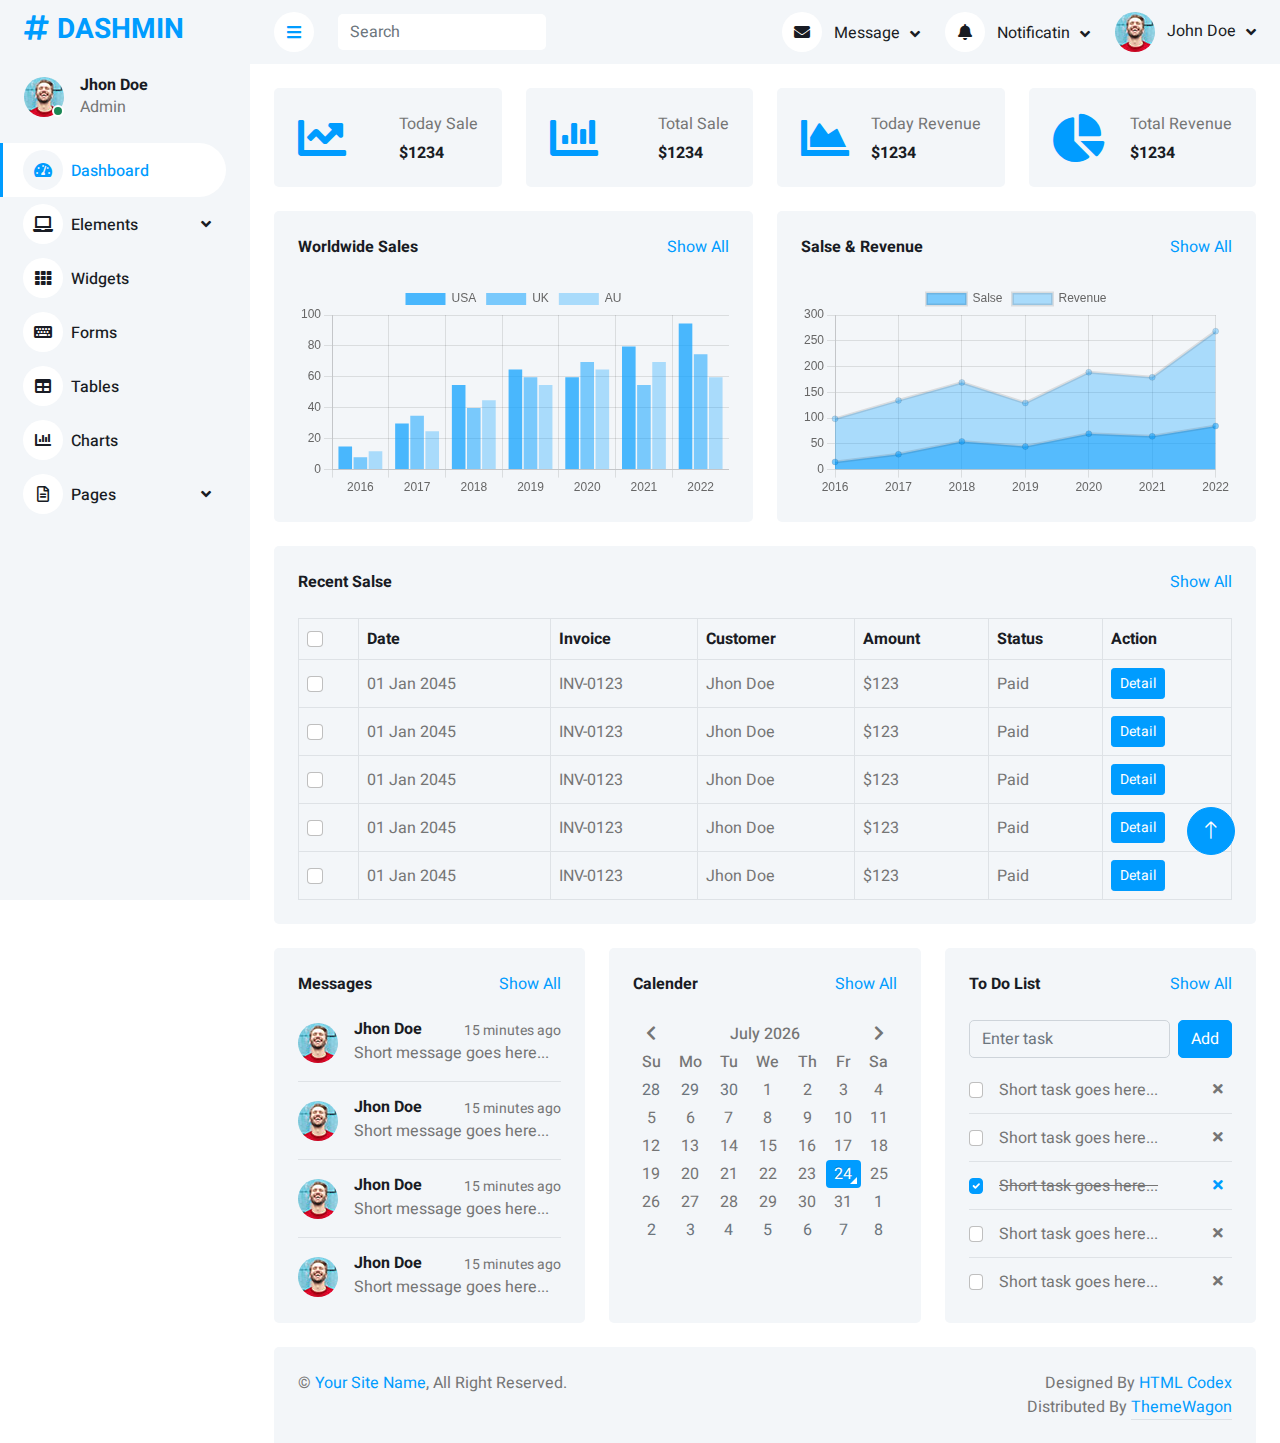
<file: RealEstate_Dapper_UI/wwwroot/dashmin-1.0.0/index.html>
<!DOCTYPE html>
<html lang="en">

<head>
    <meta charset="utf-8">
    <title>DASHMIN - Bootstrap Admin Template</title>
    <meta content="width=device-width, initial-scale=1.0" name="viewport">
    <meta content="" name="keywords">
    <meta content="" name="description">

    <!-- Favicon -->
    <link href="img/favicon.ico" rel="icon">

    <!-- Google Web Fonts -->
    <link rel="preconnect" href="https://fonts.googleapis.com">
    <link rel="preconnect" href="https://fonts.gstatic.com" crossorigin>
    <link href="https://fonts.googleapis.com/css2?family=Heebo:wght@400;500;600;700&display=swap" rel="stylesheet">
    
    <!-- Icon Font Stylesheet -->
    <link href="https://cdnjs.cloudflare.com/ajax/libs/font-awesome/5.10.0/css/all.min.css" rel="stylesheet">
    <link href="https://cdn.jsdelivr.net/npm/bootstrap-icons@1.4.1/font/bootstrap-icons.css" rel="stylesheet">

    <!-- Libraries Stylesheet -->
    <link href="lib/owlcarousel/assets/owl.carousel.min.css" rel="stylesheet">
    <link href="lib/tempusdominus/css/tempusdominus-bootstrap-4.min.css" rel="stylesheet" />

    <!-- Customized Bootstrap Stylesheet -->
    <link href="css/bootstrap.min.css" rel="stylesheet">

    <!-- Template Stylesheet -->
    <link href="css/style.css" rel="stylesheet">
</head>

<body>
    <div class="container-xxl position-relative bg-white d-flex p-0">
        <!-- Spinner Start -->
        <div id="spinner" class="show bg-white position-fixed translate-middle w-100 vh-100 top-50 start-50 d-flex align-items-center justify-content-center">
            <div class="spinner-border text-primary" style="width: 3rem; height: 3rem;" role="status">
                <span class="sr-only">Loading...</span>
            </div>
        </div>
        <!-- Spinner End -->


        <!-- Sidebar Start -->
        <div class="sidebar pe-4 pb-3">
            <nav class="navbar bg-light navbar-light">
                <a href="index.html" class="navbar-brand mx-4 mb-3">
                    <h3 class="text-primary"><i class="fa fa-hashtag me-2"></i>DASHMIN</h3>
                </a>
                <div class="d-flex align-items-center ms-4 mb-4">
                    <div class="position-relative">
                        <img class="rounded-circle" src="img/user.jpg" alt="" style="width: 40px; height: 40px;">
                        <div class="bg-success rounded-circle border border-2 border-white position-absolute end-0 bottom-0 p-1"></div>
                    </div>
                    <div class="ms-3">
                        <h6 class="mb-0">Jhon Doe</h6>
                        <span>Admin</span>
                    </div>
                </div>
                <div class="navbar-nav w-100">
                    <a href="index.html" class="nav-item nav-link active"><i class="fa fa-tachometer-alt me-2"></i>Dashboard</a>
                    <div class="nav-item dropdown">
                        <a href="#" class="nav-link dropdown-toggle" data-bs-toggle="dropdown"><i class="fa fa-laptop me-2"></i>Elements</a>
                        <div class="dropdown-menu bg-transparent border-0">
                            <a href="button.html" class="dropdown-item">Buttons</a>
                            <a href="typography.html" class="dropdown-item">Typography</a>
                            <a href="element.html" class="dropdown-item">Other Elements</a>
                        </div>
                    </div>
                    <a href="widget.html" class="nav-item nav-link"><i class="fa fa-th me-2"></i>Widgets</a>
                    <a href="form.html" class="nav-item nav-link"><i class="fa fa-keyboard me-2"></i>Forms</a>
                    <a href="table.html" class="nav-item nav-link"><i class="fa fa-table me-2"></i>Tables</a>
                    <a href="chart.html" class="nav-item nav-link"><i class="fa fa-chart-bar me-2"></i>Charts</a>
                    <div class="nav-item dropdown">
                        <a href="#" class="nav-link dropdown-toggle" data-bs-toggle="dropdown"><i class="far fa-file-alt me-2"></i>Pages</a>
                        <div class="dropdown-menu bg-transparent border-0">
                            <a href="signin.html" class="dropdown-item">Sign In</a>
                            <a href="signup.html" class="dropdown-item">Sign Up</a>
                            <a href="404.html" class="dropdown-item">404 Error</a>
                            <a href="blank.html" class="dropdown-item">Blank Page</a>
                        </div>
                    </div>
                </div>
            </nav>
        </div>
        <!-- Sidebar End -->


        <!-- Content Start -->
        <div class="content">
            <!-- Navbar Start -->
            <nav class="navbar navbar-expand bg-light navbar-light sticky-top px-4 py-0">
                <a href="index.html" class="navbar-brand d-flex d-lg-none me-4">
                    <h2 class="text-primary mb-0"><i class="fa fa-hashtag"></i></h2>
                </a>
                <a href="#" class="sidebar-toggler flex-shrink-0">
                    <i class="fa fa-bars"></i>
                </a>
                <form class="d-none d-md-flex ms-4">
                    <input class="form-control border-0" type="search" placeholder="Search">
                </form>
                <div class="navbar-nav align-items-center ms-auto">
                    <div class="nav-item dropdown">
                        <a href="#" class="nav-link dropdown-toggle" data-bs-toggle="dropdown">
                            <i class="fa fa-envelope me-lg-2"></i>
                            <span class="d-none d-lg-inline-flex">Message</span>
                        </a>
                        <div class="dropdown-menu dropdown-menu-end bg-light border-0 rounded-0 rounded-bottom m-0">
                            <a href="#" class="dropdown-item">
                                <div class="d-flex align-items-center">
                                    <img class="rounded-circle" src="img/user.jpg" alt="" style="width: 40px; height: 40px;">
                                    <div class="ms-2">
                                        <h6 class="fw-normal mb-0">Jhon send you a message</h6>
                                        <small>15 minutes ago</small>
                                    </div>
                                </div>
                            </a>
                            <hr class="dropdown-divider">
                            <a href="#" class="dropdown-item">
                                <div class="d-flex align-items-center">
                                    <img class="rounded-circle" src="img/user.jpg" alt="" style="width: 40px; height: 40px;">
                                    <div class="ms-2">
                                        <h6 class="fw-normal mb-0">Jhon send you a message</h6>
                                        <small>15 minutes ago</small>
                                    </div>
                                </div>
                            </a>
                            <hr class="dropdown-divider">
                            <a href="#" class="dropdown-item">
                                <div class="d-flex align-items-center">
                                    <img class="rounded-circle" src="img/user.jpg" alt="" style="width: 40px; height: 40px;">
                                    <div class="ms-2">
                                        <h6 class="fw-normal mb-0">Jhon send you a message</h6>
                                        <small>15 minutes ago</small>
                                    </div>
                                </div>
                            </a>
                            <hr class="dropdown-divider">
                            <a href="#" class="dropdown-item text-center">See all message</a>
                        </div>
                    </div>
                    <div class="nav-item dropdown">
                        <a href="#" class="nav-link dropdown-toggle" data-bs-toggle="dropdown">
                            <i class="fa fa-bell me-lg-2"></i>
                            <span class="d-none d-lg-inline-flex">Notificatin</span>
                        </a>
                        <div class="dropdown-menu dropdown-menu-end bg-light border-0 rounded-0 rounded-bottom m-0">
                            <a href="#" class="dropdown-item">
                                <h6 class="fw-normal mb-0">Profile updated</h6>
                                <small>15 minutes ago</small>
                            </a>
                            <hr class="dropdown-divider">
                            <a href="#" class="dropdown-item">
                                <h6 class="fw-normal mb-0">New user added</h6>
                                <small>15 minutes ago</small>
                            </a>
                            <hr class="dropdown-divider">
                            <a href="#" class="dropdown-item">
                                <h6 class="fw-normal mb-0">Password changed</h6>
                                <small>15 minutes ago</small>
                            </a>
                            <hr class="dropdown-divider">
                            <a href="#" class="dropdown-item text-center">See all notifications</a>
                        </div>
                    </div>
                    <div class="nav-item dropdown">
                        <a href="#" class="nav-link dropdown-toggle" data-bs-toggle="dropdown">
                            <img class="rounded-circle me-lg-2" src="img/user.jpg" alt="" style="width: 40px; height: 40px;">
                            <span class="d-none d-lg-inline-flex">John Doe</span>
                        </a>
                        <div class="dropdown-menu dropdown-menu-end bg-light border-0 rounded-0 rounded-bottom m-0">
                            <a href="#" class="dropdown-item">My Profile</a>
                            <a href="#" class="dropdown-item">Settings</a>
                            <a href="#" class="dropdown-item">Log Out</a>
                        </div>
                    </div>
                </div>
            </nav>
            <!-- Navbar End -->


            <!-- Sale & Revenue Start -->
            <div class="container-fluid pt-4 px-4">
                <div class="row g-4">
                    <div class="col-sm-6 col-xl-3">
                        <div class="bg-light rounded d-flex align-items-center justify-content-between p-4">
                            <i class="fa fa-chart-line fa-3x text-primary"></i>
                            <div class="ms-3">
                                <p class="mb-2">Today Sale</p>
                                <h6 class="mb-0">$1234</h6>
                            </div>
                        </div>
                    </div>
                    <div class="col-sm-6 col-xl-3">
                        <div class="bg-light rounded d-flex align-items-center justify-content-between p-4">
                            <i class="fa fa-chart-bar fa-3x text-primary"></i>
                            <div class="ms-3">
                                <p class="mb-2">Total Sale</p>
                                <h6 class="mb-0">$1234</h6>
                            </div>
                        </div>
                    </div>
                    <div class="col-sm-6 col-xl-3">
                        <div class="bg-light rounded d-flex align-items-center justify-content-between p-4">
                            <i class="fa fa-chart-area fa-3x text-primary"></i>
                            <div class="ms-3">
                                <p class="mb-2">Today Revenue</p>
                                <h6 class="mb-0">$1234</h6>
                            </div>
                        </div>
                    </div>
                    <div class="col-sm-6 col-xl-3">
                        <div class="bg-light rounded d-flex align-items-center justify-content-between p-4">
                            <i class="fa fa-chart-pie fa-3x text-primary"></i>
                            <div class="ms-3">
                                <p class="mb-2">Total Revenue</p>
                                <h6 class="mb-0">$1234</h6>
                            </div>
                        </div>
                    </div>
                </div>
            </div>
            <!-- Sale & Revenue End -->


            <!-- Sales Chart Start -->
            <div class="container-fluid pt-4 px-4">
                <div class="row g-4">
                    <div class="col-sm-12 col-xl-6">
                        <div class="bg-light text-center rounded p-4">
                            <div class="d-flex align-items-center justify-content-between mb-4">
                                <h6 class="mb-0">Worldwide Sales</h6>
                                <a href="">Show All</a>
                            </div>
                            <canvas id="worldwide-sales"></canvas>
                        </div>
                    </div>
                    <div class="col-sm-12 col-xl-6">
                        <div class="bg-light text-center rounded p-4">
                            <div class="d-flex align-items-center justify-content-between mb-4">
                                <h6 class="mb-0">Salse & Revenue</h6>
                                <a href="">Show All</a>
                            </div>
                            <canvas id="salse-revenue"></canvas>
                        </div>
                    </div>
                </div>
            </div>
            <!-- Sales Chart End -->


            <!-- Recent Sales Start -->
            <div class="container-fluid pt-4 px-4">
                <div class="bg-light text-center rounded p-4">
                    <div class="d-flex align-items-center justify-content-between mb-4">
                        <h6 class="mb-0">Recent Salse</h6>
                        <a href="">Show All</a>
                    </div>
                    <div class="table-responsive">
                        <table class="table text-start align-middle table-bordered table-hover mb-0">
                            <thead>
                                <tr class="text-dark">
                                    <th scope="col"><input class="form-check-input" type="checkbox"></th>
                                    <th scope="col">Date</th>
                                    <th scope="col">Invoice</th>
                                    <th scope="col">Customer</th>
                                    <th scope="col">Amount</th>
                                    <th scope="col">Status</th>
                                    <th scope="col">Action</th>
                                </tr>
                            </thead>
                            <tbody>
                                <tr>
                                    <td><input class="form-check-input" type="checkbox"></td>
                                    <td>01 Jan 2045</td>
                                    <td>INV-0123</td>
                                    <td>Jhon Doe</td>
                                    <td>$123</td>
                                    <td>Paid</td>
                                    <td><a class="btn btn-sm btn-primary" href="">Detail</a></td>
                                </tr>
                                <tr>
                                    <td><input class="form-check-input" type="checkbox"></td>
                                    <td>01 Jan 2045</td>
                                    <td>INV-0123</td>
                                    <td>Jhon Doe</td>
                                    <td>$123</td>
                                    <td>Paid</td>
                                    <td><a class="btn btn-sm btn-primary" href="">Detail</a></td>
                                </tr>
                                <tr>
                                    <td><input class="form-check-input" type="checkbox"></td>
                                    <td>01 Jan 2045</td>
                                    <td>INV-0123</td>
                                    <td>Jhon Doe</td>
                                    <td>$123</td>
                                    <td>Paid</td>
                                    <td><a class="btn btn-sm btn-primary" href="">Detail</a></td>
                                </tr>
                                <tr>
                                    <td><input class="form-check-input" type="checkbox"></td>
                                    <td>01 Jan 2045</td>
                                    <td>INV-0123</td>
                                    <td>Jhon Doe</td>
                                    <td>$123</td>
                                    <td>Paid</td>
                                    <td><a class="btn btn-sm btn-primary" href="">Detail</a></td>
                                </tr>
                                <tr>
                                    <td><input class="form-check-input" type="checkbox"></td>
                                    <td>01 Jan 2045</td>
                                    <td>INV-0123</td>
                                    <td>Jhon Doe</td>
                                    <td>$123</td>
                                    <td>Paid</td>
                                    <td><a class="btn btn-sm btn-primary" href="">Detail</a></td>
                                </tr>
                            </tbody>
                        </table>
                    </div>
                </div>
            </div>
            <!-- Recent Sales End -->


            <!-- Widgets Start -->
            <div class="container-fluid pt-4 px-4">
                <div class="row g-4">
                    <div class="col-sm-12 col-md-6 col-xl-4">
                        <div class="h-100 bg-light rounded p-4">
                            <div class="d-flex align-items-center justify-content-between mb-2">
                                <h6 class="mb-0">Messages</h6>
                                <a href="">Show All</a>
                            </div>
                            <div class="d-flex align-items-center border-bottom py-3">
                                <img class="rounded-circle flex-shrink-0" src="img/user.jpg" alt="" style="width: 40px; height: 40px;">
                                <div class="w-100 ms-3">
                                    <div class="d-flex w-100 justify-content-between">
                                        <h6 class="mb-0">Jhon Doe</h6>
                                        <small>15 minutes ago</small>
                                    </div>
                                    <span>Short message goes here...</span>
                                </div>
                            </div>
                            <div class="d-flex align-items-center border-bottom py-3">
                                <img class="rounded-circle flex-shrink-0" src="img/user.jpg" alt="" style="width: 40px; height: 40px;">
                                <div class="w-100 ms-3">
                                    <div class="d-flex w-100 justify-content-between">
                                        <h6 class="mb-0">Jhon Doe</h6>
                                        <small>15 minutes ago</small>
                                    </div>
                                    <span>Short message goes here...</span>
                                </div>
                            </div>
                            <div class="d-flex align-items-center border-bottom py-3">
                                <img class="rounded-circle flex-shrink-0" src="img/user.jpg" alt="" style="width: 40px; height: 40px;">
                                <div class="w-100 ms-3">
                                    <div class="d-flex w-100 justify-content-between">
                                        <h6 class="mb-0">Jhon Doe</h6>
                                        <small>15 minutes ago</small>
                                    </div>
                                    <span>Short message goes here...</span>
                                </div>
                            </div>
                            <div class="d-flex align-items-center pt-3">
                                <img class="rounded-circle flex-shrink-0" src="img/user.jpg" alt="" style="width: 40px; height: 40px;">
                                <div class="w-100 ms-3">
                                    <div class="d-flex w-100 justify-content-between">
                                        <h6 class="mb-0">Jhon Doe</h6>
                                        <small>15 minutes ago</small>
                                    </div>
                                    <span>Short message goes here...</span>
                                </div>
                            </div>
                        </div>
                    </div>
                    <div class="col-sm-12 col-md-6 col-xl-4">
                        <div class="h-100 bg-light rounded p-4">
                            <div class="d-flex align-items-center justify-content-between mb-4">
                                <h6 class="mb-0">Calender</h6>
                                <a href="">Show All</a>
                            </div>
                            <div id="calender"></div>
                        </div>
                    </div>
                    <div class="col-sm-12 col-md-6 col-xl-4">
                        <div class="h-100 bg-light rounded p-4">
                            <div class="d-flex align-items-center justify-content-between mb-4">
                                <h6 class="mb-0">To Do List</h6>
                                <a href="">Show All</a>
                            </div>
                            <div class="d-flex mb-2">
                                <input class="form-control bg-transparent" type="text" placeholder="Enter task">
                                <button type="button" class="btn btn-primary ms-2">Add</button>
                            </div>
                            <div class="d-flex align-items-center border-bottom py-2">
                                <input class="form-check-input m-0" type="checkbox">
                                <div class="w-100 ms-3">
                                    <div class="d-flex w-100 align-items-center justify-content-between">
                                        <span>Short task goes here...</span>
                                        <button class="btn btn-sm"><i class="fa fa-times"></i></button>
                                    </div>
                                </div>
                            </div>
                            <div class="d-flex align-items-center border-bottom py-2">
                                <input class="form-check-input m-0" type="checkbox">
                                <div class="w-100 ms-3">
                                    <div class="d-flex w-100 align-items-center justify-content-between">
                                        <span>Short task goes here...</span>
                                        <button class="btn btn-sm"><i class="fa fa-times"></i></button>
                                    </div>
                                </div>
                            </div>
                            <div class="d-flex align-items-center border-bottom py-2">
                                <input class="form-check-input m-0" type="checkbox" checked>
                                <div class="w-100 ms-3">
                                    <div class="d-flex w-100 align-items-center justify-content-between">
                                        <span><del>Short task goes here...</del></span>
                                        <button class="btn btn-sm text-primary"><i class="fa fa-times"></i></button>
                                    </div>
                                </div>
                            </div>
                            <div class="d-flex align-items-center border-bottom py-2">
                                <input class="form-check-input m-0" type="checkbox">
                                <div class="w-100 ms-3">
                                    <div class="d-flex w-100 align-items-center justify-content-between">
                                        <span>Short task goes here...</span>
                                        <button class="btn btn-sm"><i class="fa fa-times"></i></button>
                                    </div>
                                </div>
                            </div>
                            <div class="d-flex align-items-center pt-2">
                                <input class="form-check-input m-0" type="checkbox">
                                <div class="w-100 ms-3">
                                    <div class="d-flex w-100 align-items-center justify-content-between">
                                        <span>Short task goes here...</span>
                                        <button class="btn btn-sm"><i class="fa fa-times"></i></button>
                                    </div>
                                </div>
                            </div>
                        </div>
                    </div>
                </div>
            </div>
            <!-- Widgets End -->


            <!-- Footer Start -->
            <div class="container-fluid pt-4 px-4">
                <div class="bg-light rounded-top p-4">
                    <div class="row">
                        <div class="col-12 col-sm-6 text-center text-sm-start">
                            &copy; <a href="#">Your Site Name</a>, All Right Reserved. 
                        </div>
                        <div class="col-12 col-sm-6 text-center text-sm-end">
                            <!--/*** This template is free as long as you keep the footer author’s credit link/attribution link/backlink. If you'd like to use the template without the footer author’s credit link/attribution link/backlink, you can purchase the Credit Removal License from "https://htmlcodex.com/credit-removal". Thank you for your support. ***/-->
                            Designed By <a href="https://htmlcodex.com">HTML Codex</a>
                        </br>
                        Distributed By <a class="border-bottom" href="https://themewagon.com" target="_blank">ThemeWagon</a>
                        </div>
                    </div>
                </div>
            </div>
            <!-- Footer End -->
        </div>
        <!-- Content End -->


        <!-- Back to Top -->
        <a href="#" class="btn btn-lg btn-primary btn-lg-square back-to-top"><i class="bi bi-arrow-up"></i></a>
    </div>

    <!-- JavaScript Libraries -->
    <script src="https://code.jquery.com/jquery-3.4.1.min.js"></script>
    <script src="https://cdn.jsdelivr.net/npm/bootstrap@5.0.0/dist/js/bootstrap.bundle.min.js"></script>
    <script src="lib/chart/chart.min.js"></script>
    <script src="lib/easing/easing.min.js"></script>
    <script src="lib/waypoints/waypoints.min.js"></script>
    <script src="lib/owlcarousel/owl.carousel.min.js"></script>
    <script src="lib/tempusdominus/js/moment.min.js"></script>
    <script src="lib/tempusdominus/js/moment-timezone.min.js"></script>
    <script src="lib/tempusdominus/js/tempusdominus-bootstrap-4.min.js"></script>

    <!-- Template Javascript -->
    <script src="js/main.js"></script>
</body>

</html>
</file>
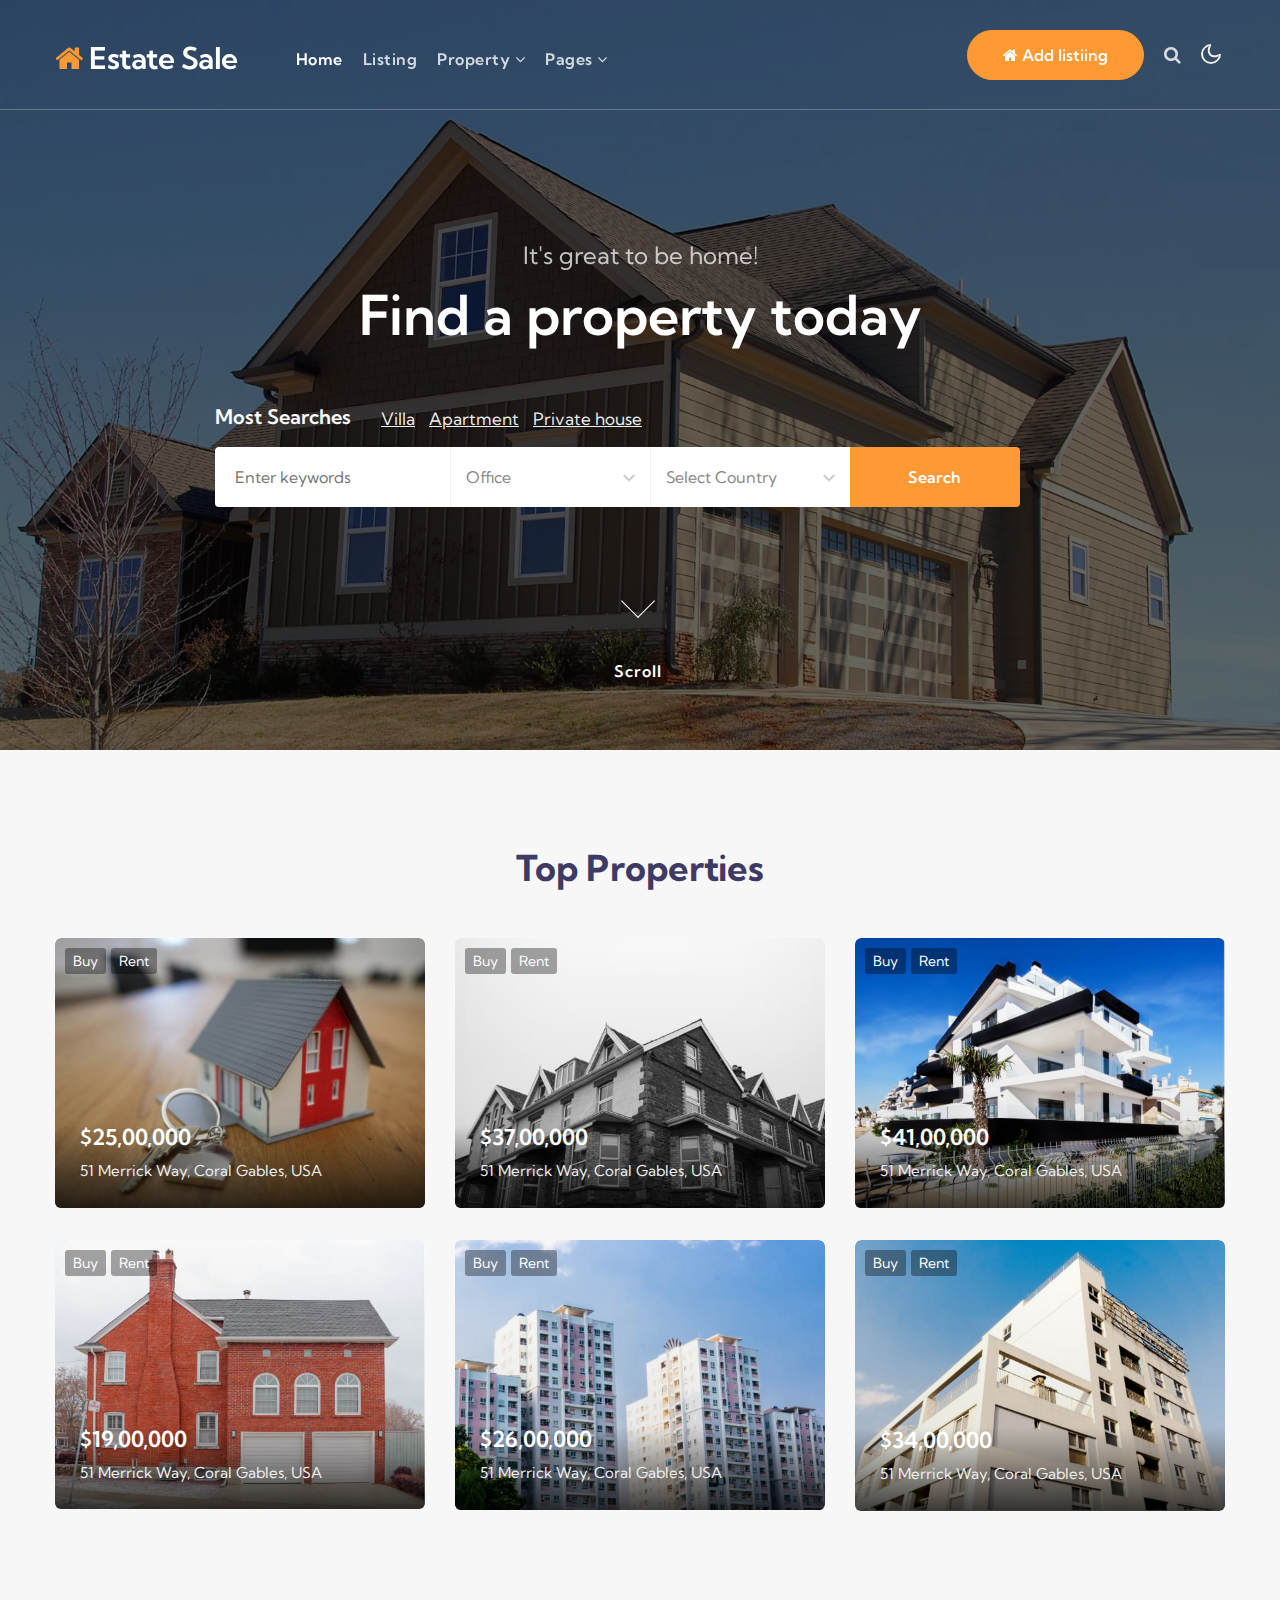
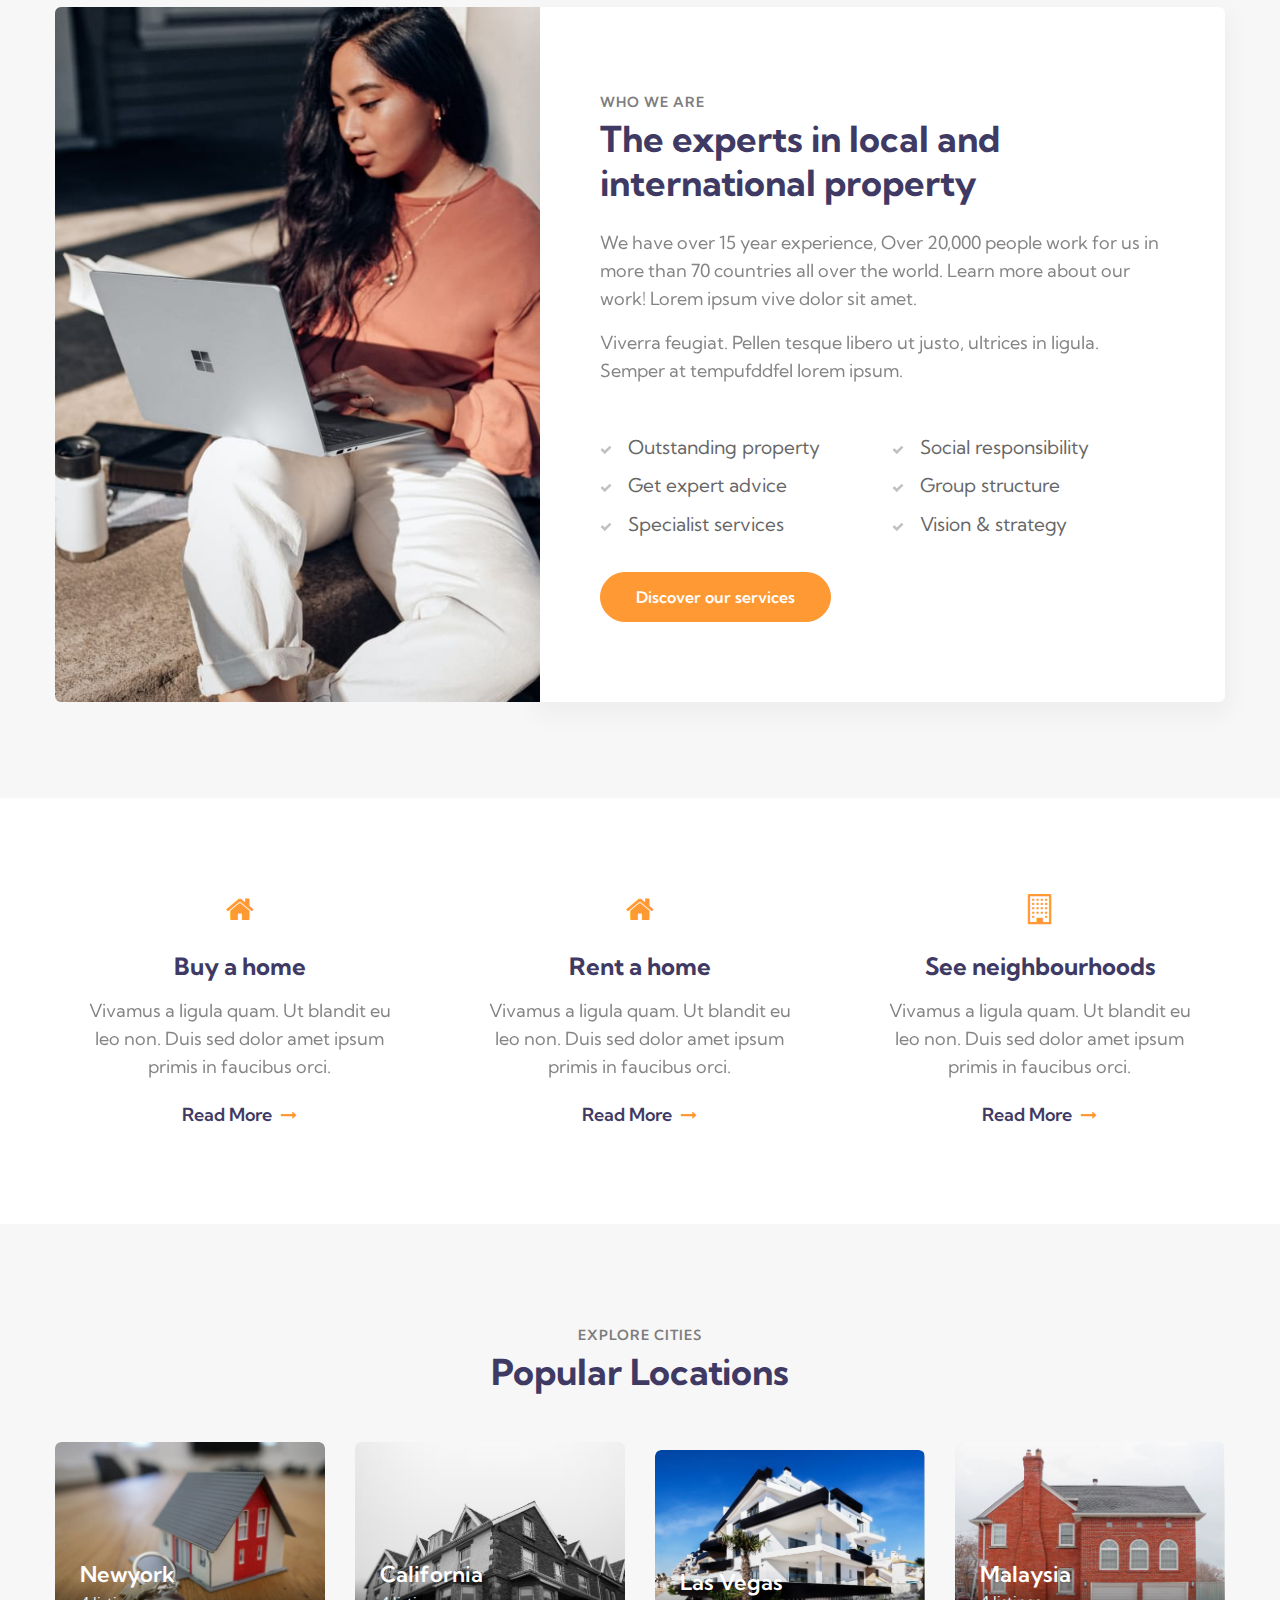
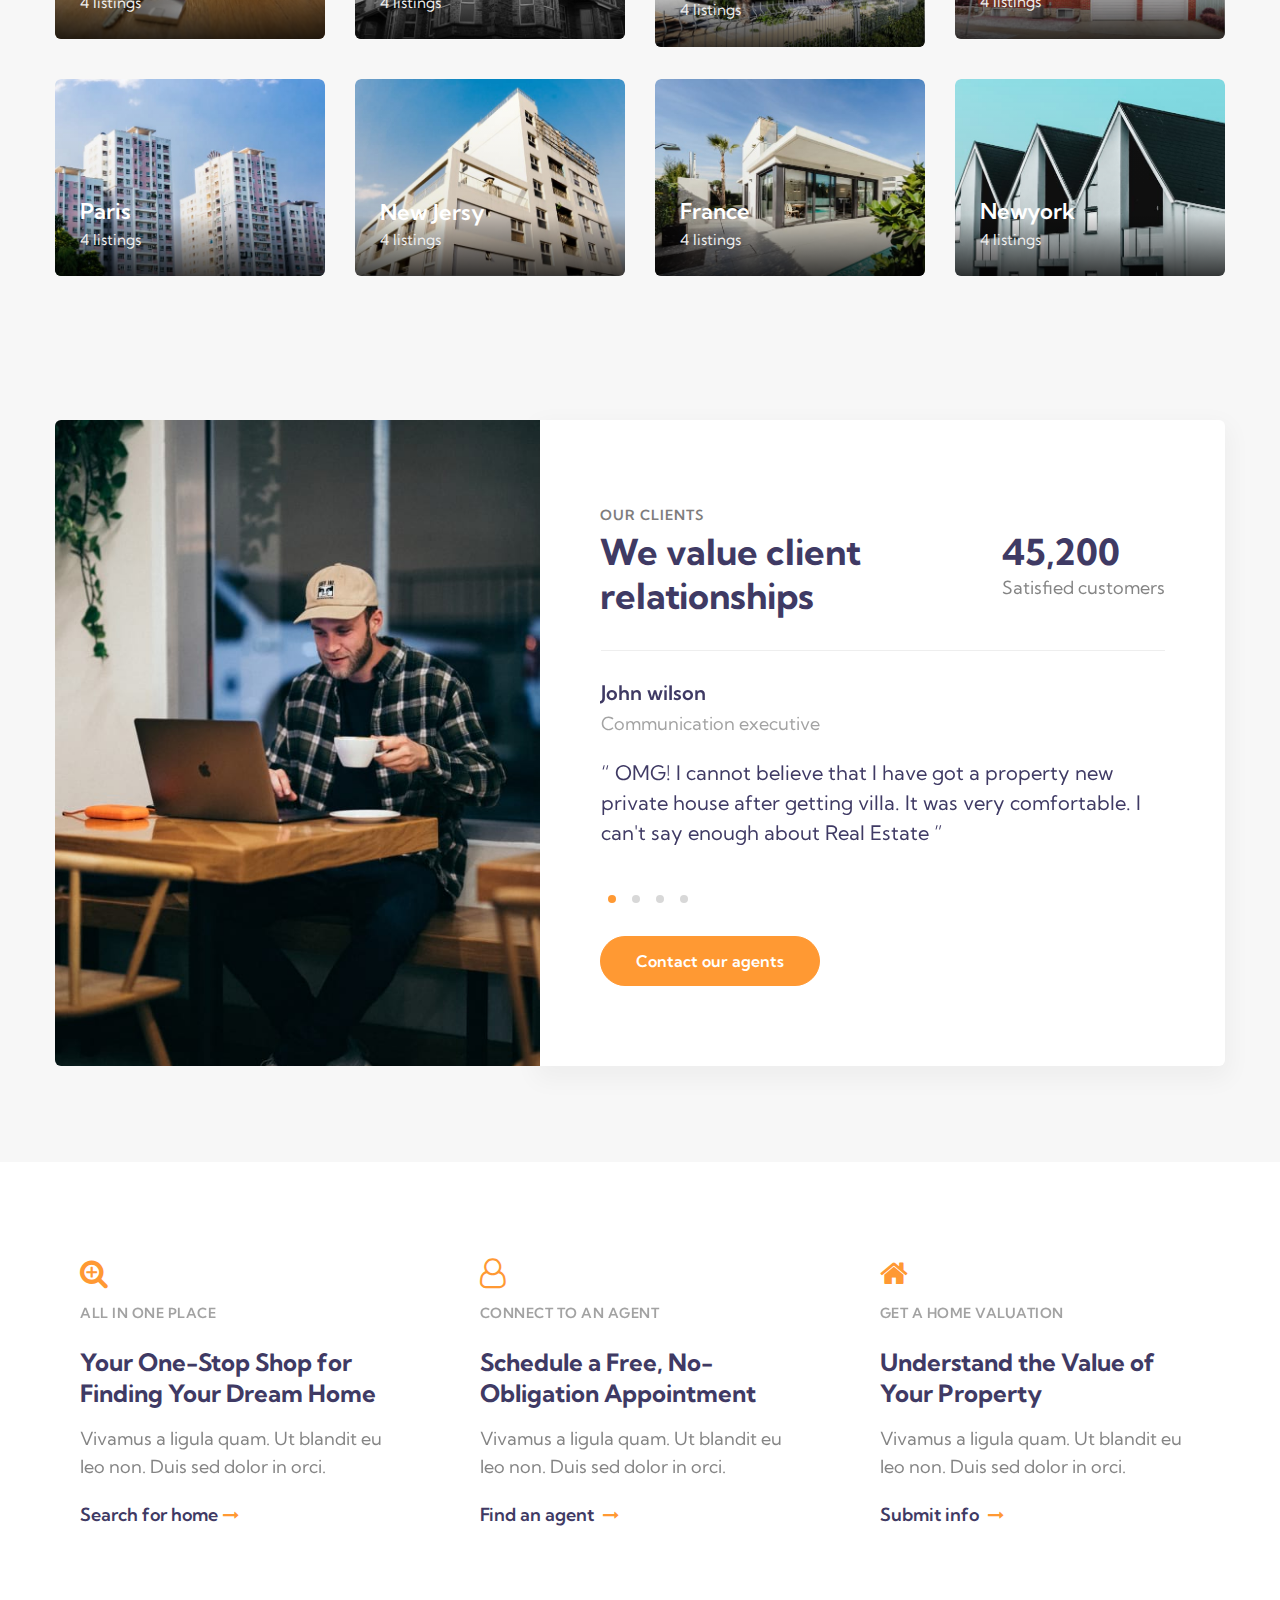
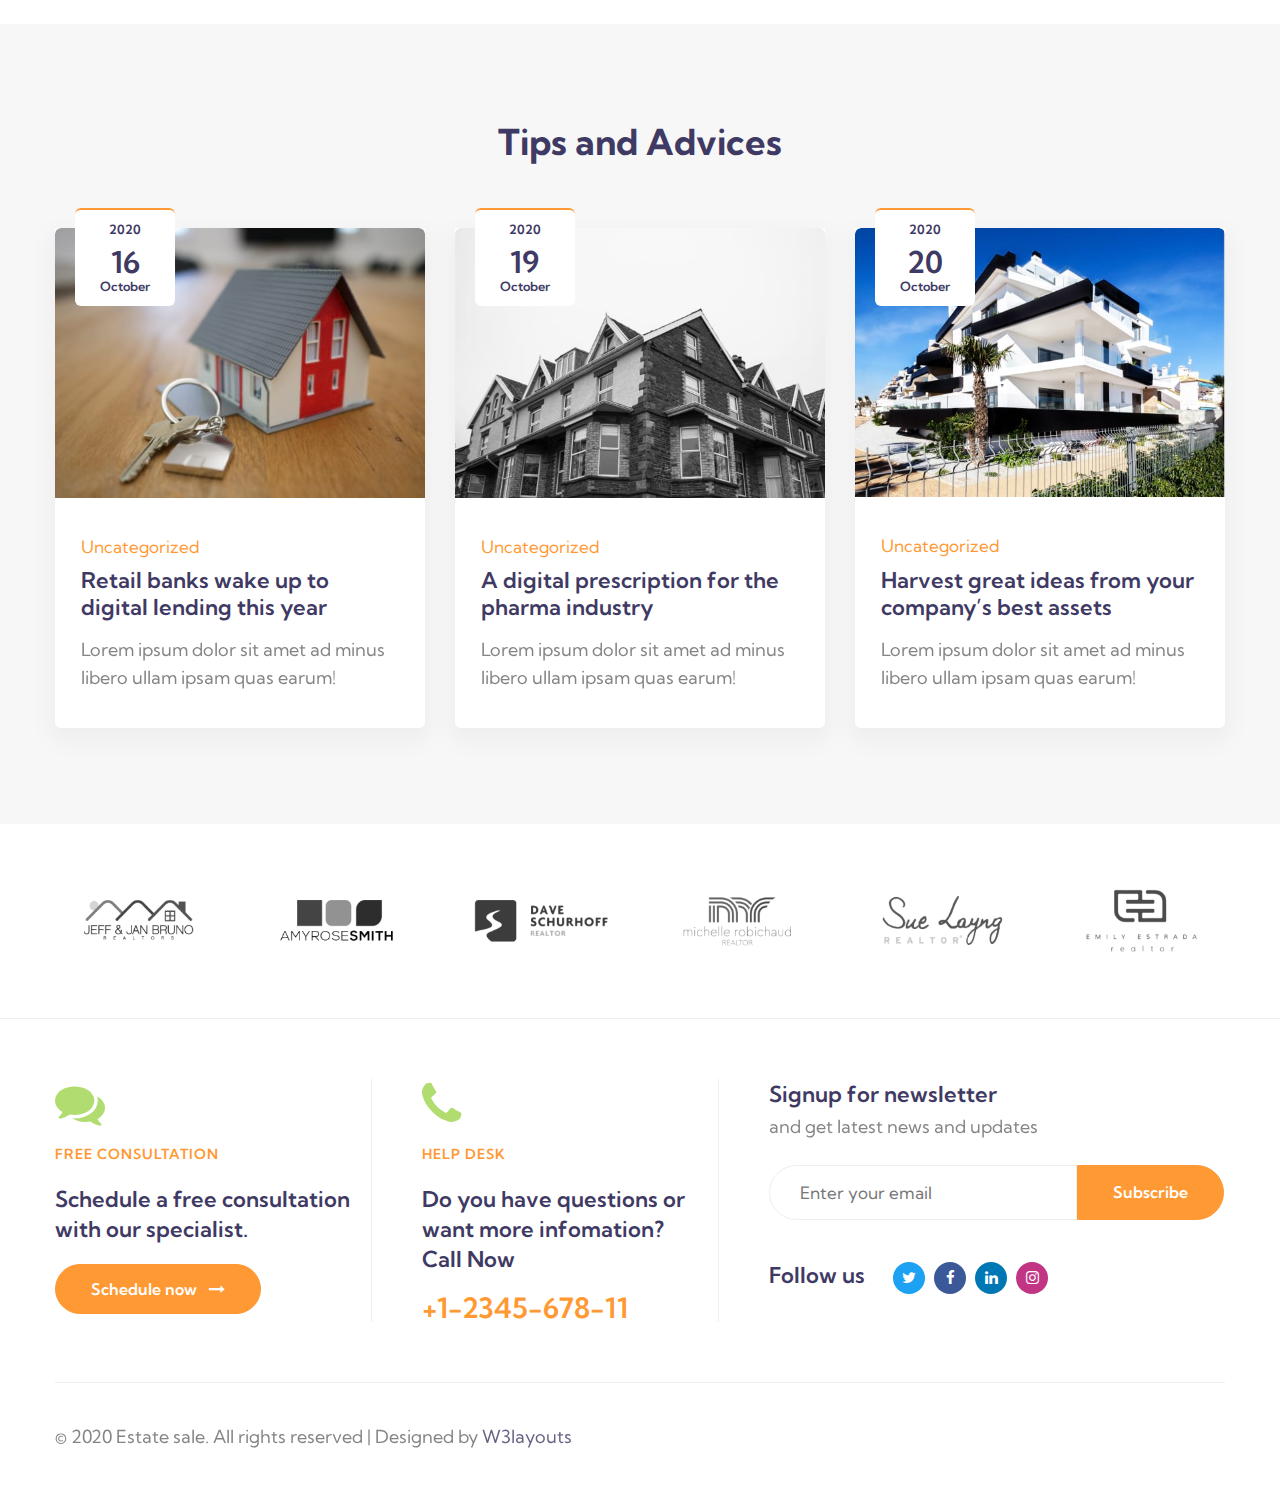
<file: RealEstate_Dapper_UI/wwwroot/starter/index.html>
<!--
Author: W3layouts
Author URL: http://w3layouts.com
-->
<!doctype html>
<html lang="en">
<head>
    <!-- Required meta tags -->
    <meta charset="utf-8">
    <meta name="viewport" content="width=device-width, initial-scale=1, shrink-to-fit=no">

    <title>Estate sale - Real Estate Category Bootstrap Responsive Website Template - Home : W3layouts</title>

    <!-- google fonts -->
    <link href="//fonts.googleapis.com/css2?family=Kumbh+Sans:wght@300;400;700&display=swap" rel="stylesheet">

    <!-- Template CSS -->
    <link rel="stylesheet" href="assets/css/style-starter.css">
</head>
<body>

    <!--header-->
    <header id="site-header" class="fixed-top">
        <div class="container">
            <nav class="navbar navbar-expand-lg stroke px-0">
                <h1>
                    <a class="navbar-brand" href="index.html">
                        <span class="fa fa-home"></span> Estate sale
                    </a>
                </h1>
                <!-- if logo is image enable this
                <a class="navbar-brand" href="#index.html">
                    <img src="image-path" alt="Your logo" title="Your logo" style="height:35px;" />
                </a> -->
                <button class="navbar-toggler  collapsed bg-gradient" type="button" data-toggle="collapse"
                        data-target="#navbarTogglerDemo02" aria-controls="navbarTogglerDemo02" aria-expanded="false"
                        aria-label="Toggle navigation">
                    <span class="navbar-toggler-icon fa icon-expand fa-bars"></span>
                    <span class="navbar-toggler-icon fa icon-close fa-times"></span>
                </button>

                <div class="collapse navbar-collapse" id="navbarTogglerDemo02">
                    <ul class="navbar-nav ml-lg-5 mr-auto">
                        <li class="nav-item active">
                            <a class="nav-link" href="index.html">Home <span class="sr-only">(current)</span></a>
                        </li>
                        <li class="nav-item @@listing__active">
                            <a class="nav-link" href="listing.html">Listing</a>
                        </li>
                        <li class="nav-item dropdown @@property__active">
                            <a class="nav-link dropdown-toggle" href="#" id="navbarDropdown" role="button"
                               data-toggle="dropdown" aria-haspopup="true" aria-expanded="false">
                                Property <span class="fa fa-angle-down"></span>
                            </a>
                            <div class="dropdown-menu" aria-labelledby="navbarDropdown">
                                <a class="dropdown-item @@ps__active" href="property-single.html">Single property</a>
                            </div>
                        </li>
                        <li class="nav-item dropdown @@pages__active">
                            <a class="nav-link dropdown-toggle" href="#" id="navbarDropdown" role="button"
                               data-toggle="dropdown" aria-haspopup="true" aria-expanded="false">
                                Pages <span class="fa fa-angle-down"></span>
                            </a>
                            <div class="dropdown-menu" aria-labelledby="navbarDropdown">
                                <a class="dropdown-item @@about__active" href="about.html">About us</a>
                                <a class="dropdown-item @@contact__active" href="contact.html">Contact us</a>
                            </div>
                        </li>
                    </ul>
                    <div class="top-quote mt-lg-0">
                        <a href="#buytheme" class="btn btn-style btn-primary">
                            <span class="fa fa-home"></span> Add
                            listiing
                        </a>
                    </div>
                    <!--/search-right-->
                    <div class="search mx-3">
                        <input class="search_box" type="checkbox" id="search_box">
                        <label class="fa fa-search" for="search_box"></label>
                        <div class="search_form">
                            <form action="error.html" method="GET">
                                <input type="text" placeholder="Search"><input type="submit" value="search">
                            </form>
                        </div>
                    </div>
                    <!--//search-right-->
                </div>

                <!-- toggle switch for light and dark theme -->
                <div class="mobile-position">
                    <nav class="navigation">
                        <div class="theme-switch-wrapper">
                            <label class="theme-switch" for="checkbox">
                                <input type="checkbox" id="checkbox">
                                <div class="mode-container">
                                    <i class="gg-sun"></i>
                                    <i class="gg-moon"></i>
                                </div>
                            </label>
                        </div>
                    </nav>
                </div>
                <!-- //toggle switch for light and dark theme -->
            </nav>
        </div>
    </header>
    <!--/header-->
    <section class="w3l-cover-3">
        <div class="cover top-bottom">
            <div class="container">
                <div class="middle-section text-center">
                    <div class="section-width">
                        <p>It's great to be home!</p>
                        <h2>Find a property today</h2>
                        <div class="most-searches">
                            <h4>Most Searches</h4>
                            <ul>
                                <li><a href="#link">Villa</a></li>
                                <li><a href="#link">Apartment</a></li>
                                <li><a href="#link">Private house</a></li>
                            </ul>
                        </div>
                        <form action="#" class="w3l-cover-3-gd" method="GET">
                            <input type="search" name="text" placeholder="Enter keywords" required>
                            <span class="input-group-btn">
                                <select class="btn btn-default" name="ext" required>
                                    <option selected="">Office</option>
                                    <option>Villa</option>
                                    <option>Apartment</option>
                                    <option>Private house</option>
                                    <option>Building</option>
                                    <option>Shop</option>
                                    <option>Social housing</option>
                                    <option>Town house</option>
                                </select>
                            </span>
                            <span class="input-group-btn">
                                <select class="btn btn-default" name="ext" required>
                                    <option selected="">Select Country</option>
                                    <option>Australia</option>
                                    <option>London</option>
                                    <option>India</option>
                                    <option>Bangladesh</option>
                                    <option>Saudi Arabia</option>
                                    <option>America</option>
                                    <option>Srilanka</option>
                                </select>
                            </span>
                            <button type="submit" class="btn-primary">Search</button>
                        </form>
                    </div>
                    <section id="bottom" class="demo">
                        <a href="#bottom"><span></span>Scroll</a>
                    </section>
                </div>
            </div>
        </div>
    </section>

    <section class="locations-1" id="locations">
        <div class="locations py-5">
            <div class="container py-lg-5 py-md-4 py-2">
                <div class="heading text-center mx-auto">
                    <h3 class="title-big">Top Properties</h3>
                </div>
                <div class="row pt-md-5 pt-4">
                    <div class="col-lg-4 col-md-6">
                        <a href="property-single.html">
                            <div class="box16">
                                <div class="rentext-listing-category"><span>Buy</span><span>Rent</span></div>
                                <img class="img-fluid" src="assets/images/p1.jpg" alt="">
                                <div class="box-content">
                                    <h3 class="title">$25,00,000</h3>
                                    <span class="post">51 Merrick Way, Coral Gables, USA</span>
                                </div>
                            </div>
                        </a>
                    </div>
                    <div class="col-lg-4 col-md-6 mt-md-0 mt-4">
                        <a href="property-single.html">
                            <div class="box16">
                                <div class="rentext-listing-category"><span>Buy</span><span>Rent</span></div>
                                <img class="img-fluid" src="assets/images/p2.jpg" alt="">
                                <div class="box-content">
                                    <h3 class="title">$37,00,000</h3>
                                    <span class="post">51 Merrick Way, Coral Gables, USA</span>

                                </div>
                            </div>
                        </a>
                    </div>
                    <div class="col-lg-4 col-md-6 mt-lg-0 pt-lg-0 mt-4 pt-md-2">
                        <a href="property-single.html">
                            <div class="box16">
                                <div class="rentext-listing-category"><span>Buy</span><span>Rent</span></div>
                                <img class="img-fluid" src="assets/images/p3.jpg" alt="">
                                <div class="box-content">
                                    <h3 class="title">$41,00,000</h3>
                                    <span class="post">51 Merrick Way, Coral Gables, USA</span>

                                </div>
                            </div>
                        </a>
                    </div>
                    <div class="col-lg-4 col-md-6 mt-4 pt-md-2">
                        <a href="property-single.html">
                            <div class="box16">
                                <div class="rentext-listing-category"><span>Buy</span><span>Rent</span></div>
                                <img class="img-fluid" src="assets/images/p4.jpg" alt="">
                                <div class="box-content">
                                    <h3 class="title">$19,00,000</h3>
                                    <span class="post">51 Merrick Way, Coral Gables, USA</span>

                                </div>
                            </div>
                        </a>
                    </div>
                    <div class="col-lg-4 col-md-6 mt-4 pt-md-2">
                        <a href="property-single.html">
                            <div class="box16">
                                <div class="rentext-listing-category"><span>Buy</span><span>Rent</span></div>
                                <img class="img-fluid" src="assets/images/p5.jpg" alt="">
                                <div class="box-content">
                                    <h3 class="title">$26,00,000</h3>
                                    <span class="post">51 Merrick Way, Coral Gables, USA</span>

                                </div>
                            </div>
                        </a>
                    </div>
                    <div class="col-lg-4 col-md-6 mt-4 pt-md-2">
                        <a href="property-single.html">
                            <div class="box16">
                                <div class="rentext-listing-category"><span>Buy</span><span>Rent</span></div>
                                <img class="img-fluid" src="assets/images/p6.jpg" alt="">
                                <div class="box-content">
                                    <h3 class="title">$34,00,000</h3>
                                    <span class="post">51 Merrick Way, Coral Gables, USA</span>
                                </div>
                            </div>
                        </a>
                    </div>
                </div>
            </div>
        </div>
    </section>

    <section class="w3l-index3" id="about">
        <div class="midd-w3 pb-5">
            <div class="container pb-lg-5 pb-md-4 pb-2">
                <div class="row">
                    <div class="col-lg-5 pr-lg-0">
                        <div class="w3l-left-img">
                        </div>
                    </div>
                    <div class="col-lg-7 pl-lg-0">
                        <div class="w3l-right-info">
                            <h6 class="title-small">Who we are</h6>
                            <h3 class="title-big">The experts in local and international property</h3>
                            <p class="mt-4">
                                We have over 15 year experience, Over 20,000 people work for us in more than 70
                                countries all over the world. Learn more about our work!
                                Lorem ipsum vive dolor sit amet.
                            </p>
                            <p class="mt-3">
                                Viverra feugiat. Pellen tesque libero ut justo,
                                ultrices in ligula. Semper at tempufddfel lorem ipsum.
                            </p>
                            <ul class="w3l-right-book w3l-right-book-grid mt-md-5 mt-4">
                                <li><span class="fa fa-check" aria-hidden="true"></span>Outstanding property</li>
                                <li><span class="fa fa-check" aria-hidden="true"></span>Social responsibility</li>
                                <li><span class="fa fa-check" aria-hidden="true"></span>Get expert advice</li>
                                <li><span class="fa fa-check" aria-hidden="true"></span>Group structure</li>
                                <li><span class="fa fa-check" aria-hidden="true"></span>Specialist services</li>
                                <li><span class="fa fa-check" aria-hidden="true"></span>Vision & strategy</li>
                            </ul>
                            <a href="#services" class="btn btn-style btn-primary mt-4">Discover our services</a>
                        </div>
                    </div>
                </div>
            </div>
        </div>
    </section>
    <!-- /bottom-grids-->
    <section class="w3l-bottom-grids py-5" id="steps">
        <div class="container py-lg-5 py-md-4 py-2">
            <div class="grids-area-hny main-cont-wthree-fea row">
                <div class="col-lg-4 col-md-6 grids-feature">
                    <div class="area-box no-box-shadow">
                        <span class="fa fa-home"></span>
                        <h4><a href="#feature" class="title-head">Buy a home</a></h4>
                        <p>Vivamus a ligula quam. Ut blandit eu leo non. Duis sed dolor amet ipsum primis in faucibus orci.</p>
                        <a href="#more" class="more">Read More <span class="fa fa-long-arrow-right"></span> </a>
                    </div>
                </div>
                <div class="col-lg-4 col-md-6 grids-feature mt-md-0 mt-4">
                    <div class="area-box no-box-shadow">
                        <span class="fa fa-home"></span>
                        <h4><a href="#feature" class="title-head">Rent a home </a></h4>
                        <p>Vivamus a ligula quam. Ut blandit eu leo non. Duis sed dolor amet ipsum primis in faucibus orci.</p>
                        <a href="#more" class="more">Read More <span class="fa fa-long-arrow-right"></span> </a>
                    </div>
                </div>
                <div class="col-lg-4 col-md-6 grids-feature mt-lg-0 mt-4">
                    <div class="area-box no-box-shadow">
                        <span class="fa fa-building-o"></span>
                        <h4><a href="#feature" class="title-head">See neighbourhoods</a></h4>
                        <p>Vivamus a ligula quam. Ut blandit eu leo non. Duis sed dolor amet ipsum primis in faucibus orci.</p>
                        <a href="#more" class="more">Read More <span class="fa fa-long-arrow-right"></span> </a>
                    </div>
                </div>
            </div>
        </div>
    </section>
    <!-- //bottom-grids-->
    <section class="locations-1 popular" id="locations">
        <div class="locations py-5">
            <div class="container py-lg-5 py-md-4">
                <div class="heading text-center mx-auto">
                    <h6 class="title-small">Explore cities</h6>
                    <h3 class="title-big">Popular Locations</h3>
                </div>
                <div class="row pt-5">
                    <div class="col-lg-3 col-md-4 col-6">
                        <a href="#url">
                            <div class="box16">
                                <img class="img-fluid" src="assets/images/p1.jpg" alt="">
                                <div class="box-content">
                                    <h3 class="title mb-1">Newyork</h3>
                                    <span class="post">4 listings</span>
                                </div>
                            </div>
                        </a>
                    </div>
                    <div class="col-lg-3 col-md-4 col-6">
                        <a href="#url">
                            <div class="box16">
                                <img class="img-fluid" src="assets/images/p2.jpg" alt="">
                                <div class="box-content">
                                    <h3 class="title mb-1">California</h3>
                                    <span class="post">4 listings</span>

                                </div>
                            </div>
                        </a>
                    </div>
                    <div class="col-lg-3 col-md-4 col-6 mt-md-0 pt-md-0 mt-sm-4 mt-3 pt-md-2">
                        <a href="#url">
                            <div class="box16">
                                <img class="img-fluid" src="assets/images/p3.jpg" alt="">
                                <div class="box-content">
                                    <h3 class="title mb-1">Las vegas</h3>
                                    <span class="post">4 listings</span>

                                </div>
                            </div>
                        </a>
                    </div>
                    <div class="col-lg-3 col-md-4 col-6 mt-lg-0 pt-lg-0 mt-sm-4 mt-3 pt-md-2">
                        <a href="#url">
                            <div class="box16">
                                <img class="img-fluid" src="assets/images/p4.jpg" alt="">
                                <div class="box-content">
                                    <h3 class="title mb-1">Malaysia</h3>
                                    <span class="post">4 listings</span>

                                </div>
                            </div>
                        </a>
                    </div>
                    <div class="col-lg-3 col-md-4 col-6 mt-sm-4 mt-3 pt-md-2">
                        <a href="#url">
                            <div class="box16">
                                <img class="img-fluid" src="assets/images/p5.jpg" alt="">
                                <div class="box-content">
                                    <h3 class="title mb-1">Paris</h3>
                                    <span class="post">4 listings</span>

                                </div>
                            </div>
                        </a>
                    </div>
                    <div class="col-lg-3 col-md-4 col-6 mt-sm-4 mt-3 pt-md-2">
                        <a href="#url">
                            <div class="box16">
                                <img class="img-fluid" src="assets/images/p6.jpg" alt="">
                                <div class="box-content">
                                    <h3 class="title mb-1">New Jersy</h3>
                                    <span class="post">4 listings</span>
                                </div>
                            </div>
                        </a>
                    </div>
                    <div class="col-lg-3 col-md-4 col-6 mt-sm-4 mt-3 pt-md-2">
                        <a href="#url">
                            <div class="box16">
                                <img class="img-fluid" src="assets/images/p7.jpg" alt="">
                                <div class="box-content">
                                    <h3 class="title mb-1">France</h3>
                                    <span class="post">4 listings</span>

                                </div>
                            </div>
                        </a>
                    </div>
                    <div class="col-lg-3 col-md-4 col-6 mt-sm-4 mt-3 pt-md-2">
                        <a href="#url">
                            <div class="box16">
                                <img class="img-fluid" src="assets/images/p8.jpg" alt="">
                                <div class="box-content">
                                    <h3 class="title mb-1">Newyork</h3>
                                    <span class="post">4 listings</span>
                                </div>
                            </div>
                        </a>
                    </div>
                </div>
            </div>
        </div>
    </section>

    <section class="w3l-index3" id="about">
        <div class="midd-w3 py-5">
            <div class="container pb-lg-5 pb-md-4 pb-2">
                <div class="row">
                    <div class="col-lg-5 pr-lg-0">
                        <div class="w3l-left-img1">
                        </div>
                    </div>
                    <div class="col-lg-7 pl-lg-0">
                        <div class="w3l-right-info">
                            <h6 class="title-small">Our clients</h6>
                            <div class="client-grid">
                                <div class="client-title">
                                    <h3 class="title-big">We value client relationships</h3>
                                </div>
                                <div class="clients-info">
                                    <h3 class="title-big">45,200</h3>
                                    <p>Satisfied customers</p>
                                </div>
                            </div>

                            <div class="w3l-clients" id="testimonials">
                                <div id="owl-demo1" class="owl-carousel owl-theme mt-4 pt-2 mb-4">
                                    <div class="item">
                                        <div class="testimonial-content">
                                            <div class="testimonial">
                                                <div class="testi-des">
                                                    <div class="peopl align-self">
                                                        <h4>John wilson</h4>
                                                        <p class="indentity">Communication executive</p>
                                                    </div>
                                                </div>
                                                <blockquote>
                                                    <q>
                                                        OMG! I cannot believe that I have got a property new private house after
                                                        getting villa. It was very comfortable. I can't say enough about Real Estate
                                                    </q>
                                                </blockquote>
                                            </div>
                                        </div>
                                    </div>
                                    <div class="item">
                                        <div class="testimonial-content">
                                            <div class="testimonial">
                                                <div class="testi-des">
                                                    <div class="peopl align-self">
                                                        <h4>Julia sakura</h4>
                                                        <p class="indentity">Digital Marketer</p>
                                                    </div>
                                                </div>
                                                <blockquote>
                                                    <q>
                                                        OMG! I cannot believe that I have got a property new private house after
                                                        getting villa. It was very comfortable. I can't say enough about Real Estate
                                                    </q>
                                                </blockquote>
                                            </div>
                                        </div>
                                    </div>
                                    <div class="item">
                                        <div class="testimonial-content">
                                            <div class="testimonial">
                                                <div class="testi-des">
                                                    <div class="peopl align-self">
                                                        <h4>John wilson</h4>
                                                        <p class="indentity">Web Developer</p>
                                                    </div>
                                                </div>
                                                <blockquote>
                                                    <q>
                                                        OMG! I cannot believe that I have got a property new private house after
                                                        getting villa. It was very comfortable. I can't say enough about Real Estate
                                                    </q>
                                                </blockquote>
                                            </div>
                                        </div>
                                    </div>
                                    <div class="item">
                                        <div class="testimonial-content">
                                            <div class="testimonial">
                                                <div class="testi-des">
                                                    <div class="peopl align-self">
                                                        <h4>Julia sakura</h4>
                                                        <p class="indentity">Digital Marketer</p>
                                                    </div>
                                                </div>
                                                <blockquote>
                                                    <q>
                                                        OMG! I cannot believe that I have got a property new private house after
                                                        getting villa. It was very comfortable. I can't say enough about Real Estate
                                                    </q>
                                                </blockquote>
                                            </div>
                                        </div>
                                    </div>
                                </div>
                            </div>

                            <a href="#agents" class="btn btn-style btn-primary mt-5">Contact our agents</a>
                        </div>
                    </div>
                </div>
            </div>
        </div>

    </section>
    <!-- /bottom-grids-->
    <section class="w3l-bottom-grids py-5" id="steps">
        <div class="container py-lg-5 py-md-4 py-2">
            <div class="grids-area-hny main-cont-wthree-fea row">
                <div class="col-lg-4 col-md-6 grids-feature">
                    <div class="area-box no-box-shadow text-left">
                        <span class="fa fa-search-plus"></span>
                        <h5>All in one place</h5>
                        <h4><a href="#feature" class="title-head">Your One-Stop Shop for Finding Your Dream Home</a></h4>
                        <p>Vivamus a ligula quam. Ut blandit eu leo non. Duis sed dolor in orci.</p>
                        <a href="#more" class="more">Search for home<span class="fa fa-long-arrow-right"></span> </a>
                    </div>
                </div>
                <div class="col-lg-4 col-md-6 grids-feature mt-md-0 mt-4">
                    <div class="area-box no-box-shadow text-left">
                        <span class="fa fa-user-o"></span>
                        <h5>Connect to an agent</h5>
                        <h4><a href="#feature" class="title-head">Schedule a Free, No-Obligation Appointment</a></h4>
                        <p>Vivamus a ligula quam. Ut blandit eu leo non. Duis sed dolor in orci.</p>
                        <a href="#more" class="more">Find an agent <span class="fa fa-long-arrow-right"></span> </a>
                    </div>
                </div>
                <div class="col-lg-4 col-md-6 grids-feature mt-lg-0 mt-4">
                    <div class="area-box no-box-shadow text-left">
                        <span class="fa fa-home"></span>
                        <h5>Get a home valuation</h5>
                        <h4><a href="#feature" class="title-head">Understand the Value of Your Property </a></h4>
                        <p>Vivamus a ligula quam. Ut blandit eu leo non. Duis sed dolor in orci.</p>
                        <a href="#more" class="more">Submit info <span class="fa fa-long-arrow-right"></span> </a>
                    </div>
                </div>
            </div>
        </div>
    </section>
    <!-- //bottom-grids-->
    <!--  News section -->
    <div class="w3l-news" id="news">
        <section id="grids5-block" class="py-5">
            <div class="container py-lg-5 py-md-4 py-2">
                <h3 class="title-big text-center">Tips and Advices</h3>
                <div class="row mt-lg-5 mt-4 pt-3">
                    <div class="col-lg-4 col-md-6 mt-md-0 mt-sm-4">
                        <div class="grids5-info">
                            <span class="posted-date">
                                <a href="#blog-single">
                                    <span class="small">2020</span>
                                    <span class="big">16</span>
                                    <span class="small">October</span>
                                </a>
                            </span>
                            <a href="#blog-single" class="d-block zoom">
                                <img src="assets/images/p1.jpg" alt=""
                                     class="img-fluid news-image" />
                            </a>
                            <div class="blog-info">
                                <a href="#category" class="category">Uncategorized</a>
                                <h4><a href="#blog-single">Retail banks wake up to digital lending this year</a></h4>
                                <p>Lorem ipsum dolor sit amet ad minus libero ullam ipsam quas earum!</p>
                            </div>
                        </div>
                    </div>
                    <div class="col-lg-4 col-md-6 mt-md-0 mt-5">
                        <div class="grids5-info">
                            <span class="posted-date">
                                <a href="#blog-single">
                                    <span class="small">2020</span>
                                    <span class="big">19</span>
                                    <span class="small">October</span>
                                </a>
                            </span>
                            <a href="#blog-single" class="d-block zoom">
                                <img src="assets/images/p2.jpg" alt=""
                                     class="img-fluid news-image" />
                            </a>
                            <div class="blog-info">
                                <a href="#category" class="category">Uncategorized</a>
                                <h4><a href="#blog-single">A digital prescription for the pharma industry</a></h4>
                                <p>Lorem ipsum dolor sit amet ad minus libero ullam ipsam quas earum!</p>
                            </div>
                        </div>
                    </div>
                    <div class="col-lg-4 col-md-6 mt-lg-0 mt-5">
                        <div class="grids5-info">
                            <span class="posted-date">
                                <a href="#blog-single">
                                    <span class="small">2020</span>
                                    <span class="big">20</span>
                                    <span class="small">October</span>
                                </a>
                            </span>
                            <a href="#blog-single" class="d-block zoom">
                                <img src="assets/images/p3.jpg" alt=""
                                     class="img-fluid news-image" />
                            </a>
                            <div class="blog-info">
                                <a href="#category" class="category">Uncategorized</a>
                                <h4><a href="#blog-single">Harvest great ideas from your company’s best assets</a></h4>
                                <p>Lorem ipsum dolor sit amet ad minus libero ullam ipsam quas earum!</p>
                            </div>
                        </div>
                    </div>
                </div>
            </div>
        </section>
    </div>
    <!--  //News section -->
    <section class="w3l-companies-hny-6 py-5">
        <!-- /grids -->
        <div class="container py-md-3">
            <div class="row">
                <div class="col-lg-2 col-md-4 col-6 column">
                    <div class="company-gd">
                        <a href="#client"><img class="img-responsive" src="assets/images/client1.png" alt="client"> </a>
                    </div>
                </div>
                <div class="col-lg-2 col-md-4 col-6 column">
                    <div class="company-gd">
                        <a href="#client"><img class="img-responsive" src="assets/images/client2.png" alt="client"> </a>
                    </div>
                </div>
                <div class="col-lg-2 col-md-4 col-6 column mt-md-0 mt-4">
                    <div class="company-gd">
                        <a href="#client"><img class="img-responsive" src="assets/images/client3.png" alt="client"> </a>
                    </div>
                </div>
                <div class="col-lg-2 col-md-4 col-6 column mt-lg-0 mt-4">
                    <div class="company-gd">
                        <a href="#client"><img class="img-responsive" src="assets/images/client4.png" alt="client"> </a>
                    </div>
                </div>
                <div class="col-lg-2 col-md-4 col-6 column mt-lg-0 mt-4">
                    <div class="company-gd">
                        <a href="#client"><img class="img-responsive" src="assets/images/client5.png" alt="client"> </a>
                    </div>
                </div>
                <div class="col-lg-2 col-md-4 col-6 column mt-lg-0 mt-4">
                    <div class="company-gd">
                        <a href="#client"><img class="img-responsive" src="assets/images/client6.png" alt="client"> </a>
                    </div>
                </div>
            </div>
        </div>
        <!-- //grids -->
    </section>
    <!-- footers 20 -->
    <section class="w3l-footers-20">
        <div class="footers20">
            <div class="container">
                <div class="footers20-content">
                    <div class="d-grid grid-col-4 grids-content">
                        <div class="column">
                            <a href="#url" class="link"><span class="fa fa-comments"></span></a>
                            <a href="#url" class="title-small">Free consultation</a>
                            <h4>Schedule a free consultation with our specialist.</h4>
                            <a href="#buytheme" class="btn btn-style btn-primary">
                                Schedule now
                                <span class="fa fa-long-arrow-right ml-2"></span>
                            </a>
                        </div>
                        <div class="column">
                            <a href="#url" class="link"><span class="fa fa-phone"></span></a>
                            <a href="#url" class="title-small">help desk</a>
                            <h4>Do you have questions or want more infomation? Call Now</h4>
                            <a href="tel:+1-2345-678-11">
                                <p class="contact-phone mt-2">
                                    <span class="lnr lnr-phone-handset"></span> +1-2345-678-11
                                </p>
                            </a>
                        </div>
                        <div class="column mt-lg-0 mt-md-5">
                            <h4 class="mb-1">Signup for newsletter</h4>
                            <p>and get latest news and updates</p>
                            <form action="#" class="subscribe-form mt-4" method="post">
                                <div class="form-group">
                                    <input type="email" name="subscribe" placeholder="Enter your email" required="">
                                    <button class="btn btn-style btn-primary">Subscribe</button>
                                </div>
                            </form>
                            <ul class="footers-17_social">
                                <h4 class="d-inline mr-4">Follow us</h4>
                                <li><a href="#url" class="twitter"><span class="fa fa-twitter"></span></a></li>
                                <li><a href="#url" class="facebook"><span class="fa fa-facebook"></span></a></li>
                                <li><a href="#url" class="linkedin"><span class="fa fa-linkedin"></span></a></li>
                                <li><a href="#url" class="instagram"><span class="fa fa-instagram"></span></a></li>
                            </ul>
                        </div>
                    </div>
                    <div class="d-grid grid-col-3 grids-content1 bottom-border">
                        <div class="columns copyright-grid align-self">
                            <p class="copy-footer-29">
                                © 2020 Estate sale. All rights reserved | Designed by <a href="https://w3layouts.com">W3layouts</a>
                            </p>
                        </div>
                    </div>
                </div>
            </div>
        </div>
        <!-- move top -->
        <button onclick="topFunction()" id="movetop" title="Go to top">
            &#10548;
        </button>
        <script>
            // When the user scrolls down 20px from the top of the document, show the button
            window.onscroll = function () {
                scrollFunction()
            };

            function scrollFunction() {
                if (document.body.scrollTop > 20 || document.documentElement.scrollTop > 20) {
                    document.getElementById("movetop").style.display = "block";
                } else {
                    document.getElementById("movetop").style.display = "none";
                }
            }

            // When the user clicks on the button, scroll to the top of the document
            function topFunction() {
                document.body.scrollTop = 0;
                document.documentElement.scrollTop = 0;
            }
        </script>
        <!-- /move top -->
    </section>

    <!-- jQuery and Bootstrap JS -->
    <script src="assets/js/jquery-3.3.1.min.js"></script>

    <script src="assets/js/theme-change.js"></script><!-- theme switch js (light and dark)-->
    <!-- stats number counter-->
    <script src="assets/js/jquery.waypoints.min.js"></script>
    <script src="assets/js/jquery.countup.js"></script>
    <script>
        $('.counter').countUp();
    </script>
    <!-- //stats number counter -->
    <!-- owlcarousel -->
    <script src="assets/js/owl.carousel.js"></script>
    <!-- script for blog post slider -->
    <script>
        $(document).ready(function () {
            $('.owl-blog').owlCarousel({
                loop: true,
                margin: 30,
                nav: false,
                responsiveClass: true,
                autoplay: false,
                autoplayTimeout: 5000,
                autoplaySpeed: 1000,
                autoplayHoverPause: false,
                responsive: {
                    0: {
                        items: 1,
                        nav: true
                    },
                    480: {
                        items: 1,
                        nav: true
                    },
                    700: {
                        items: 1,
                        nav: true
                    },
                    1090: {
                        items: 1,
                        nav: true
                    }
                }
            })
        })
    </script>
    <!-- //script for blog post slider -->
    <!-- script for tesimonials carousel slider -->
    <script>
        $(document).ready(function () {
            $("#owl-demo1").owlCarousel({
                loop: true,
                nav: false,
                margin: 50,
                responsiveClass: true,
                responsive: {
                    0: {
                        items: 1,
                        nav: false
                    },
                    736: {
                        items: 1,
                        nav: false
                    }
                }
            })
        })
    </script>
    <!-- //script for tesimonials carousel slider -->

    <script src="assets/js/jquery.magnific-popup.min.js"></script>
    <script>
        $(document).ready(function () {
            $('.popup-with-zoom-anim').magnificPopup({
                type: 'inline',

                fixedContentPos: false,
                fixedBgPos: true,

                overflowY: 'auto',

                closeBtnInside: true,
                preloader: false,

                midClick: true,
                removalDelay: 300,
                mainClass: 'my-mfp-zoom-in'
            });

            $('.popup-with-move-anim').magnificPopup({
                type: 'inline',

                fixedContentPos: false,
                fixedBgPos: true,

                overflowY: 'auto',

                closeBtnInside: true,
                preloader: false,

                midClick: true,
                removalDelay: 300,
                mainClass: 'my-mfp-slide-bottom'
            });
        });
    </script>

    <!-- disable body scroll which navbar is in active -->
    <script>
        $(function () {
            $('.navbar-toggler').click(function () {
                $('body').toggleClass('noscroll');
            })
        });
    </script>
    <!-- disable body scroll which navbar is in active -->
    <!-- MENU-JS -->
    <script>
        $(window).on("scroll", function () {
            var scroll = $(window).scrollTop();

            if (scroll >= 80) {
                $("#site-header").addClass("nav-fixed");
            } else {
                $("#site-header").removeClass("nav-fixed");
            }
        });

        //Main navigation Active Class Add Remove
        $(".navbar-toggler").on("click", function () {
            $("header").toggleClass("active");
        });
        $(document).on("ready", function () {
            if ($(window).width() > 991) {
                $("header").removeClass("active");
            }
            $(window).on("resize", function () {
                if ($(window).width() > 991) {
                    $("header").removeClass("active");
                }
            });
        });
    </script>
    <!-- //MENU-JS -->
    <!-- bootstrap -->
    <script src="assets/js/bootstrap.min.js"></script>

</body>

</html>
</file>
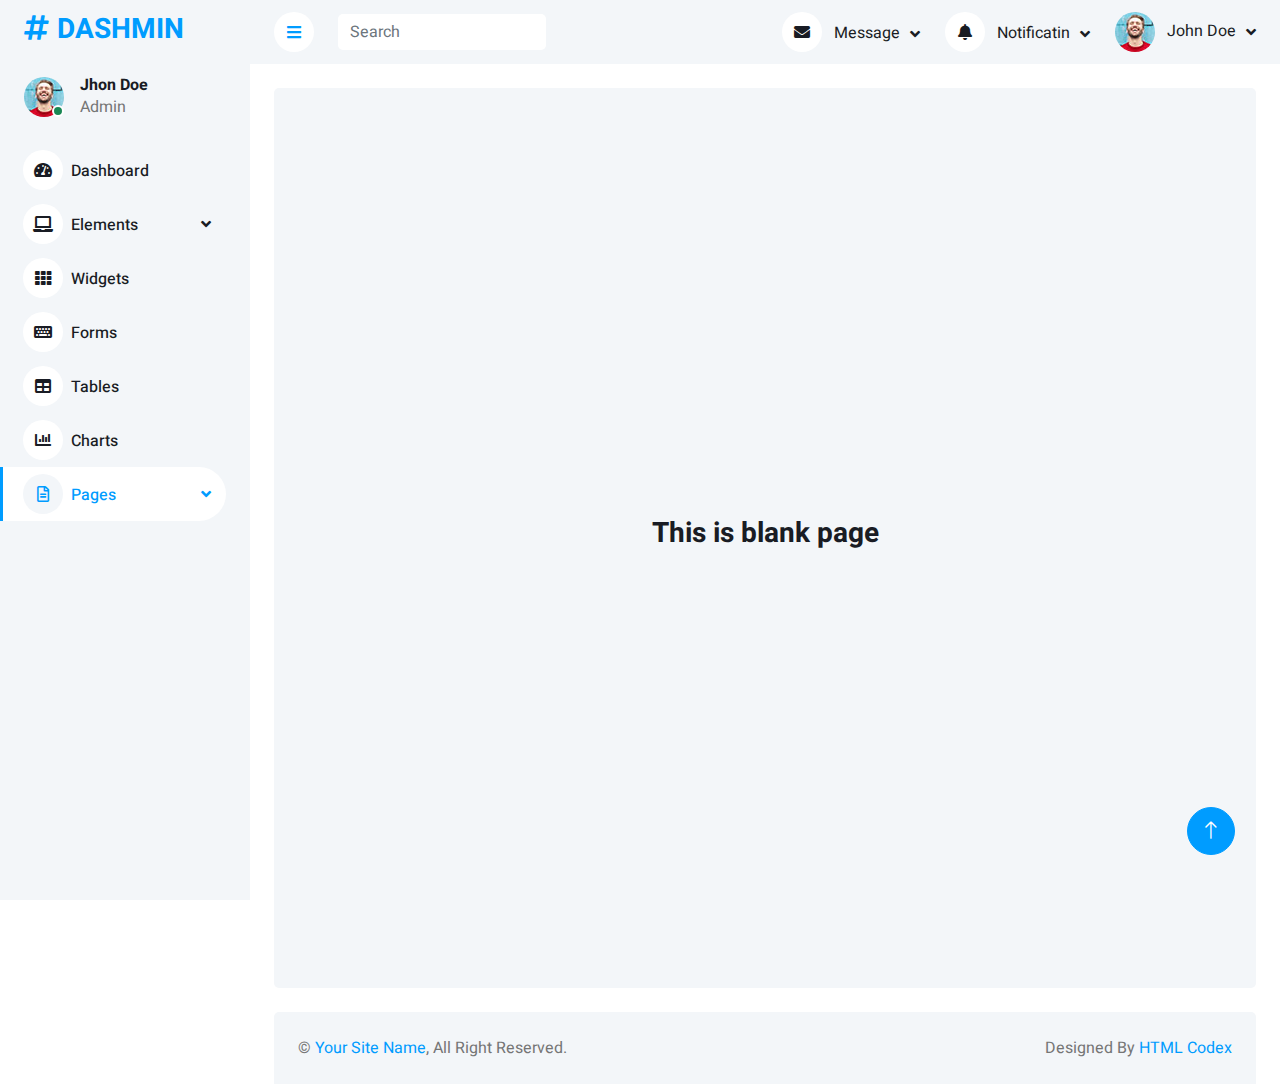
<file: RealEstate_Dapper_UI/wwwroot/dashmin-1.0.0/blank.html>
<!DOCTYPE html>
<html lang="en">

<head>
    <meta charset="utf-8">
    <title>DASHMIN - Bootstrap Admin Template</title>
    <meta content="width=device-width, initial-scale=1.0" name="viewport">
    <meta content="" name="keywords">
    <meta content="" name="description">

    <!-- Favicon -->
    <link href="img/favicon.ico" rel="icon">

    <!-- Google Web Fonts -->
    <link rel="preconnect" href="https://fonts.googleapis.com">
    <link rel="preconnect" href="https://fonts.gstatic.com" crossorigin>
    <link href="https://fonts.googleapis.com/css2?family=Heebo:wght@400;500;600;700&display=swap" rel="stylesheet">
    
    <!-- Icon Font Stylesheet -->
    <link href="https://cdnjs.cloudflare.com/ajax/libs/font-awesome/5.10.0/css/all.min.css" rel="stylesheet">
    <link href="https://cdn.jsdelivr.net/npm/bootstrap-icons@1.4.1/font/bootstrap-icons.css" rel="stylesheet">

    <!-- Libraries Stylesheet -->
    <link href="lib/owlcarousel/assets/owl.carousel.min.css" rel="stylesheet">
    <link href="lib/tempusdominus/css/tempusdominus-bootstrap-4.min.css" rel="stylesheet" />

    <!-- Customized Bootstrap Stylesheet -->
    <link href="css/bootstrap.min.css" rel="stylesheet">

    <!-- Template Stylesheet -->
    <link href="css/style.css" rel="stylesheet">
</head>

<body>
    <div class="container-xxl position-relative bg-white d-flex p-0">
        <!-- Spinner Start -->
        <div id="spinner" class="show bg-white position-fixed translate-middle w-100 vh-100 top-50 start-50 d-flex align-items-center justify-content-center">
            <div class="spinner-border text-primary" style="width: 3rem; height: 3rem;" role="status">
                <span class="sr-only">Loading...</span>
            </div>
        </div>
        <!-- Spinner End -->


        <!-- Sidebar Start -->
        <div class="sidebar pe-4 pb-3">
            <nav class="navbar bg-light navbar-light">
                <a href="index.html" class="navbar-brand mx-4 mb-3">
                    <h3 class="text-primary"><i class="fa fa-hashtag me-2"></i>DASHMIN</h3>
                </a>
                <div class="d-flex align-items-center ms-4 mb-4">
                    <div class="position-relative">
                        <img class="rounded-circle" src="img/user.jpg" alt="" style="width: 40px; height: 40px;">
                        <div class="bg-success rounded-circle border border-2 border-white position-absolute end-0 bottom-0 p-1"></div>
                    </div>
                    <div class="ms-3">
                        <h6 class="mb-0">Jhon Doe</h6>
                        <span>Admin</span>
                    </div>
                </div>
                <div class="navbar-nav w-100">
                    <a href="index.html" class="nav-item nav-link"><i class="fa fa-tachometer-alt me-2"></i>Dashboard</a>
                    <div class="nav-item dropdown">
                        <a href="#" class="nav-link dropdown-toggle" data-bs-toggle="dropdown"><i class="fa fa-laptop me-2"></i>Elements</a>
                        <div class="dropdown-menu bg-transparent border-0">
                            <a href="button.html" class="dropdown-item">Buttons</a>
                            <a href="typography.html" class="dropdown-item">Typography</a>
                            <a href="element.html" class="dropdown-item">Other Elements</a>
                        </div>
                    </div>
                    <a href="widget.html" class="nav-item nav-link"><i class="fa fa-th me-2"></i>Widgets</a>
                    <a href="form.html" class="nav-item nav-link"><i class="fa fa-keyboard me-2"></i>Forms</a>
                    <a href="table.html" class="nav-item nav-link"><i class="fa fa-table me-2"></i>Tables</a>
                    <a href="chart.html" class="nav-item nav-link"><i class="fa fa-chart-bar me-2"></i>Charts</a>
                    <div class="nav-item dropdown">
                        <a href="#" class="nav-link dropdown-toggle active" data-bs-toggle="dropdown"><i class="far fa-file-alt me-2"></i>Pages</a>
                        <div class="dropdown-menu bg-transparent border-0">
                            <a href="signin.html" class="dropdown-item">Sign In</a>
                            <a href="signup.html" class="dropdown-item">Sign Up</a>
                            <a href="404.html" class="dropdown-item">404 Error</a>
                            <a href="blank.html" class="dropdown-item active">Blank Page</a>
                        </div>
                    </div>
                </div>
            </nav>
        </div>
        <!-- Sidebar End -->


        <!-- Content Start -->
        <div class="content">
            <!-- Navbar Start -->
            <nav class="navbar navbar-expand bg-light navbar-light sticky-top px-4 py-0">
                <a href="index.html" class="navbar-brand d-flex d-lg-none me-4">
                    <h2 class="text-primary mb-0"><i class="fa fa-hashtag"></i></h2>
                </a>
                <a href="#" class="sidebar-toggler flex-shrink-0">
                    <i class="fa fa-bars"></i>
                </a>
                <form class="d-none d-md-flex ms-4">
                    <input class="form-control border-0" type="search" placeholder="Search">
                </form>
                <div class="navbar-nav align-items-center ms-auto">
                    <div class="nav-item dropdown">
                        <a href="#" class="nav-link dropdown-toggle" data-bs-toggle="dropdown">
                            <i class="fa fa-envelope me-lg-2"></i>
                            <span class="d-none d-lg-inline-flex">Message</span>
                        </a>
                        <div class="dropdown-menu dropdown-menu-end bg-light border-0 rounded-0 rounded-bottom m-0">
                            <a href="#" class="dropdown-item">
                                <div class="d-flex align-items-center">
                                    <img class="rounded-circle" src="img/user.jpg" alt="" style="width: 40px; height: 40px;">
                                    <div class="ms-2">
                                        <h6 class="fw-normal mb-0">Jhon send you a message</h6>
                                        <small>15 minutes ago</small>
                                    </div>
                                </div>
                            </a>
                            <hr class="dropdown-divider">
                            <a href="#" class="dropdown-item">
                                <div class="d-flex align-items-center">
                                    <img class="rounded-circle" src="img/user.jpg" alt="" style="width: 40px; height: 40px;">
                                    <div class="ms-2">
                                        <h6 class="fw-normal mb-0">Jhon send you a message</h6>
                                        <small>15 minutes ago</small>
                                    </div>
                                </div>
                            </a>
                            <hr class="dropdown-divider">
                            <a href="#" class="dropdown-item">
                                <div class="d-flex align-items-center">
                                    <img class="rounded-circle" src="img/user.jpg" alt="" style="width: 40px; height: 40px;">
                                    <div class="ms-2">
                                        <h6 class="fw-normal mb-0">Jhon send you a message</h6>
                                        <small>15 minutes ago</small>
                                    </div>
                                </div>
                            </a>
                            <hr class="dropdown-divider">
                            <a href="#" class="dropdown-item text-center">See all message</a>
                        </div>
                    </div>
                    <div class="nav-item dropdown">
                        <a href="#" class="nav-link dropdown-toggle" data-bs-toggle="dropdown">
                            <i class="fa fa-bell me-lg-2"></i>
                            <span class="d-none d-lg-inline-flex">Notificatin</span>
                        </a>
                        <div class="dropdown-menu dropdown-menu-end bg-light border-0 rounded-0 rounded-bottom m-0">
                            <a href="#" class="dropdown-item">
                                <h6 class="fw-normal mb-0">Profile updated</h6>
                                <small>15 minutes ago</small>
                            </a>
                            <hr class="dropdown-divider">
                            <a href="#" class="dropdown-item">
                                <h6 class="fw-normal mb-0">New user added</h6>
                                <small>15 minutes ago</small>
                            </a>
                            <hr class="dropdown-divider">
                            <a href="#" class="dropdown-item">
                                <h6 class="fw-normal mb-0">Password changed</h6>
                                <small>15 minutes ago</small>
                            </a>
                            <hr class="dropdown-divider">
                            <a href="#" class="dropdown-item text-center">See all notifications</a>
                        </div>
                    </div>
                    <div class="nav-item dropdown">
                        <a href="#" class="nav-link dropdown-toggle" data-bs-toggle="dropdown">
                            <img class="rounded-circle me-lg-2" src="img/user.jpg" alt="" style="width: 40px; height: 40px;">
                            <span class="d-none d-lg-inline-flex">John Doe</span>
                        </a>
                        <div class="dropdown-menu dropdown-menu-end bg-light border-0 rounded-0 rounded-bottom m-0">
                            <a href="#" class="dropdown-item">My Profile</a>
                            <a href="#" class="dropdown-item">Settings</a>
                            <a href="#" class="dropdown-item">Log Out</a>
                        </div>
                    </div>
                </div>
            </nav>
            <!-- Navbar End -->


            <!-- Blank Start -->
            <div class="container-fluid pt-4 px-4">
                <div class="row vh-100 bg-light rounded align-items-center justify-content-center mx-0">
                    <div class="col-md-6 text-center">
                        <h3>This is blank page</h3>
                    </div>
                </div>
            </div>
            <!-- Blank End -->


            <!-- Footer Start -->
            <div class="container-fluid pt-4 px-4">
                <div class="bg-light rounded-top p-4">
                    <div class="row">
                        <div class="col-12 col-sm-6 text-center text-sm-start">
                            &copy; <a href="#">Your Site Name</a>, All Right Reserved. 
                        </div>
                        <div class="col-12 col-sm-6 text-center text-sm-end">
                            <!--/*** This template is free as long as you keep the footer author’s credit link/attribution link/backlink. If you'd like to use the template without the footer author’s credit link/attribution link/backlink, you can purchase the Credit Removal License from "https://htmlcodex.com/credit-removal". Thank you for your support. ***/-->
                            Designed By <a href="https://htmlcodex.com">HTML Codex</a>
                        </div>
                    </div>
                </div>
            </div>
            <!-- Footer End -->
        </div>
        <!-- Content End -->


        <!-- Back to Top -->
        <a href="#" class="btn btn-lg btn-primary btn-lg-square back-to-top"><i class="bi bi-arrow-up"></i></a>
    </div>

    <!-- JavaScript Libraries -->
    <script src="https://code.jquery.com/jquery-3.4.1.min.js"></script>
    <script src="https://cdn.jsdelivr.net/npm/bootstrap@5.0.0/dist/js/bootstrap.bundle.min.js"></script>
    <script src="lib/chart/chart.min.js"></script>
    <script src="lib/easing/easing.min.js"></script>
    <script src="lib/waypoints/waypoints.min.js"></script>
    <script src="lib/owlcarousel/owl.carousel.min.js"></script>
    <script src="lib/tempusdominus/js/moment.min.js"></script>
    <script src="lib/tempusdominus/js/moment-timezone.min.js"></script>
    <script src="lib/tempusdominus/js/tempusdominus-bootstrap-4.min.js"></script>

    <!-- Template Javascript -->
    <script src="js/main.js"></script>
</body>

</html>
</file>
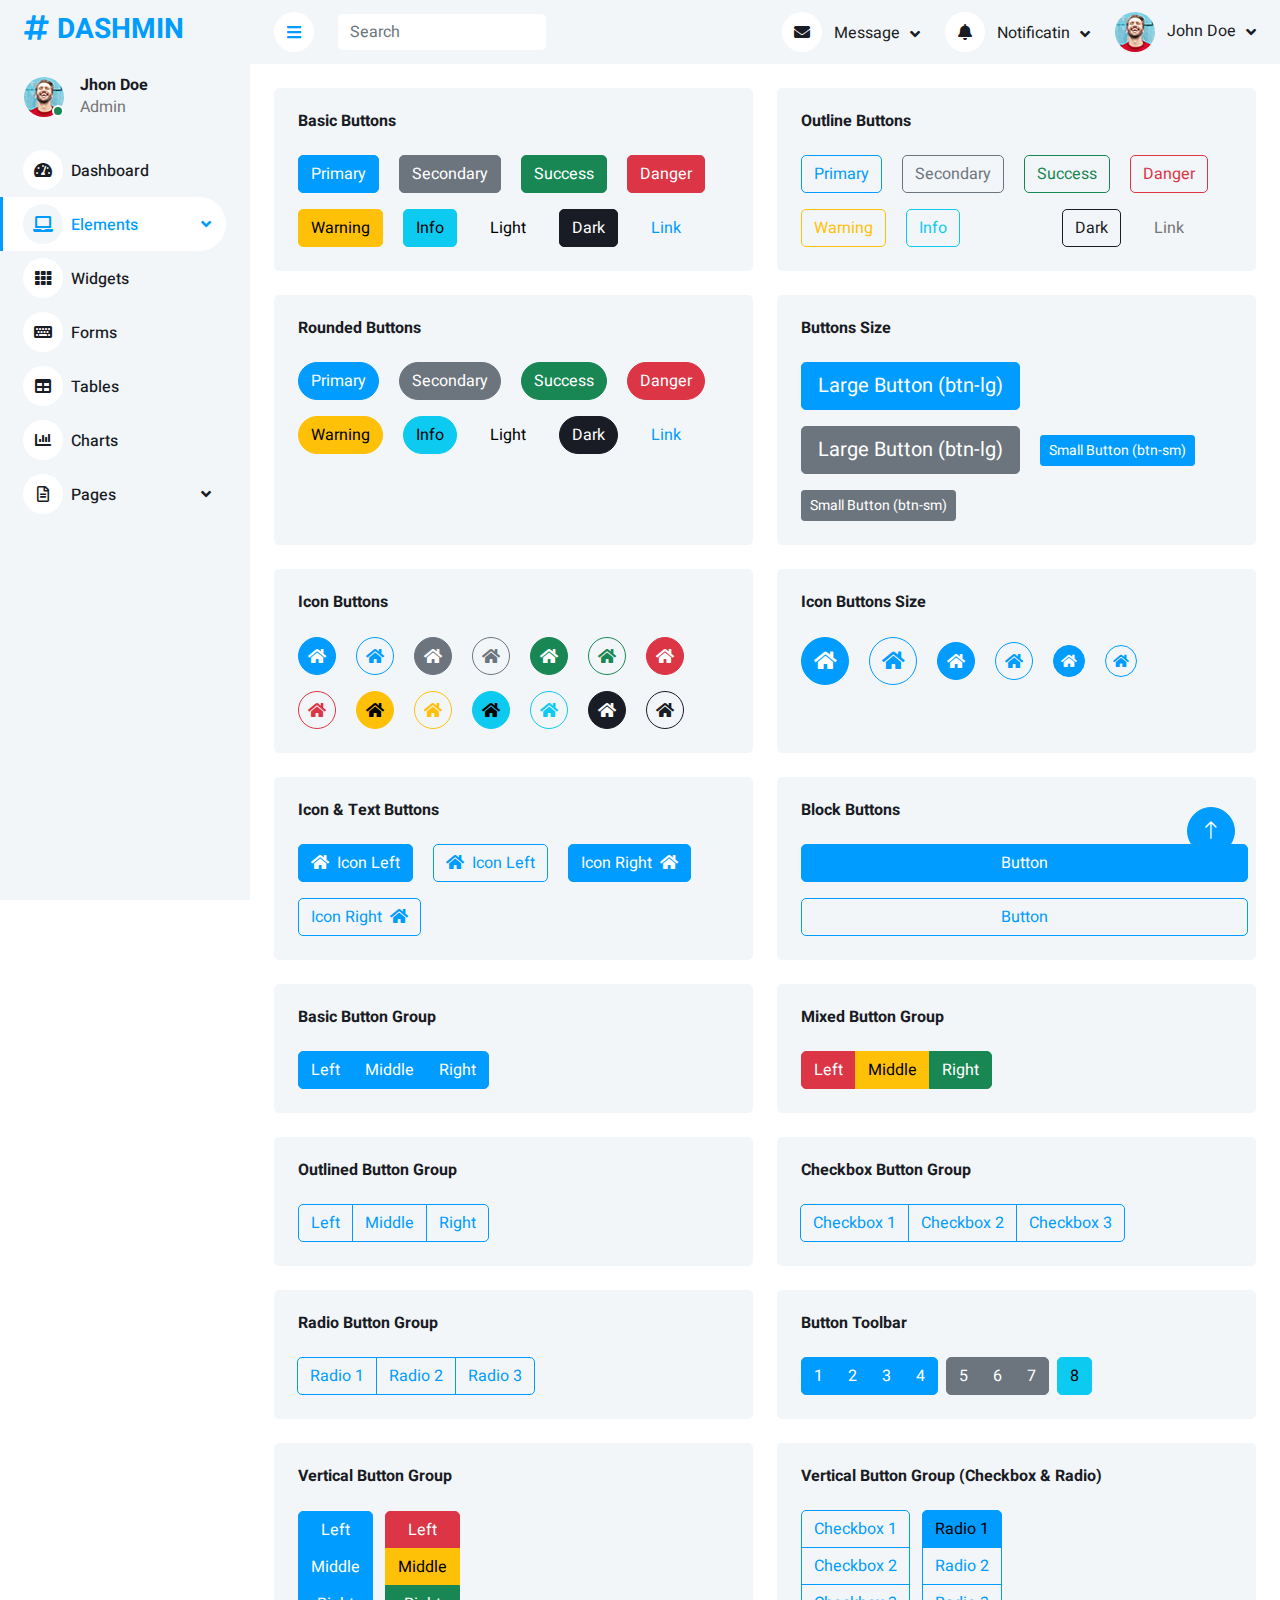
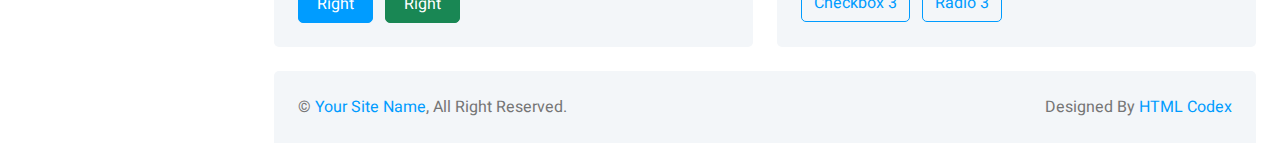
<file: RealEstate_Dapper_UI/wwwroot/dashmin-1.0.0/button.html>
<!DOCTYPE html>
<html lang="en">

<head>
    <meta charset="utf-8">
    <title>DASHMIN - Bootstrap Admin Template</title>
    <meta content="width=device-width, initial-scale=1.0" name="viewport">
    <meta content="" name="keywords">
    <meta content="" name="description">

    <!-- Favicon -->
    <link href="img/favicon.ico" rel="icon">

    <!-- Google Web Fonts -->
    <link rel="preconnect" href="https://fonts.googleapis.com">
    <link rel="preconnect" href="https://fonts.gstatic.com" crossorigin>
    <link href="https://fonts.googleapis.com/css2?family=Heebo:wght@400;500;600;700&display=swap" rel="stylesheet">
    
    <!-- Icon Font Stylesheet -->
    <link href="https://cdnjs.cloudflare.com/ajax/libs/font-awesome/5.10.0/css/all.min.css" rel="stylesheet">
    <link href="https://cdn.jsdelivr.net/npm/bootstrap-icons@1.4.1/font/bootstrap-icons.css" rel="stylesheet">

    <!-- Libraries Stylesheet -->
    <link href="lib/owlcarousel/assets/owl.carousel.min.css" rel="stylesheet">
    <link href="lib/tempusdominus/css/tempusdominus-bootstrap-4.min.css" rel="stylesheet" />

    <!-- Customized Bootstrap Stylesheet -->
    <link href="css/bootstrap.min.css" rel="stylesheet">

    <!-- Template Stylesheet -->
    <link href="css/style.css" rel="stylesheet">
</head>

<body>
    <div class="container-xxl position-relative bg-white d-flex p-0">
        <!-- Spinner Start -->
        <div id="spinner" class="show bg-white position-fixed translate-middle w-100 vh-100 top-50 start-50 d-flex align-items-center justify-content-center">
            <div class="spinner-border text-primary" style="width: 3rem; height: 3rem;" role="status">
                <span class="sr-only">Loading...</span>
            </div>
        </div>
        <!-- Spinner End -->


        <!-- Sidebar Start -->
        <div class="sidebar pe-4 pb-3">
            <nav class="navbar bg-light navbar-light">
                <a href="index.html" class="navbar-brand mx-4 mb-3">
                    <h3 class="text-primary"><i class="fa fa-hashtag me-2"></i>DASHMIN</h3>
                </a>
                <div class="d-flex align-items-center ms-4 mb-4">
                    <div class="position-relative">
                        <img class="rounded-circle" src="img/user.jpg" alt="" style="width: 40px; height: 40px;">
                        <div class="bg-success rounded-circle border border-2 border-white position-absolute end-0 bottom-0 p-1"></div>
                    </div>
                    <div class="ms-3">
                        <h6 class="mb-0">Jhon Doe</h6>
                        <span>Admin</span>
                    </div>
                </div>
                <div class="navbar-nav w-100">
                    <a href="index.html" class="nav-item nav-link"><i class="fa fa-tachometer-alt me-2"></i>Dashboard</a>
                    <div class="nav-item dropdown">
                        <a href="#" class="nav-link dropdown-toggle active" data-bs-toggle="dropdown"><i class="fa fa-laptop me-2"></i>Elements</a>
                        <div class="dropdown-menu bg-transparent border-0">
                            <a href="button.html" class="dropdown-item active">Buttons</a>
                            <a href="typography.html" class="dropdown-item">Typography</a>
                            <a href="element.html" class="dropdown-item">Other Elements</a>
                        </div>
                    </div>
                    <a href="widget.html" class="nav-item nav-link"><i class="fa fa-th me-2"></i>Widgets</a>
                    <a href="form.html" class="nav-item nav-link"><i class="fa fa-keyboard me-2"></i>Forms</a>
                    <a href="table.html" class="nav-item nav-link"><i class="fa fa-table me-2"></i>Tables</a>
                    <a href="chart.html" class="nav-item nav-link"><i class="fa fa-chart-bar me-2"></i>Charts</a>
                    <div class="nav-item dropdown">
                        <a href="#" class="nav-link dropdown-toggle" data-bs-toggle="dropdown"><i class="far fa-file-alt me-2"></i>Pages</a>
                        <div class="dropdown-menu bg-transparent border-0">
                            <a href="signin.html" class="dropdown-item">Sign In</a>
                            <a href="signup.html" class="dropdown-item">Sign Up</a>
                            <a href="404.html" class="dropdown-item">404 Error</a>
                            <a href="blank.html" class="dropdown-item">Blank Page</a>
                        </div>
                    </div>
                </div>
            </nav>
        </div>
        <!-- Sidebar End -->


        <!-- Content Start -->
        <div class="content">
            <!-- Navbar Start -->
            <nav class="navbar navbar-expand bg-light navbar-light sticky-top px-4 py-0">
                <a href="index.html" class="navbar-brand d-flex d-lg-none me-4">
                    <h2 class="text-primary mb-0"><i class="fa fa-hashtag"></i></h2>
                </a>
                <a href="#" class="sidebar-toggler flex-shrink-0">
                    <i class="fa fa-bars"></i>
                </a>
                <form class="d-none d-md-flex ms-4">
                    <input class="form-control border-0" type="search" placeholder="Search">
                </form>
                <div class="navbar-nav align-items-center ms-auto">
                    <div class="nav-item dropdown">
                        <a href="#" class="nav-link dropdown-toggle" data-bs-toggle="dropdown">
                            <i class="fa fa-envelope me-lg-2"></i>
                            <span class="d-none d-lg-inline-flex">Message</span>
                        </a>
                        <div class="dropdown-menu dropdown-menu-end bg-light border-0 rounded-0 rounded-bottom m-0">
                            <a href="#" class="dropdown-item">
                                <div class="d-flex align-items-center">
                                    <img class="rounded-circle" src="img/user.jpg" alt="" style="width: 40px; height: 40px;">
                                    <div class="ms-2">
                                        <h6 class="fw-normal mb-0">Jhon send you a message</h6>
                                        <small>15 minutes ago</small>
                                    </div>
                                </div>
                            </a>
                            <hr class="dropdown-divider">
                            <a href="#" class="dropdown-item">
                                <div class="d-flex align-items-center">
                                    <img class="rounded-circle" src="img/user.jpg" alt="" style="width: 40px; height: 40px;">
                                    <div class="ms-2">
                                        <h6 class="fw-normal mb-0">Jhon send you a message</h6>
                                        <small>15 minutes ago</small>
                                    </div>
                                </div>
                            </a>
                            <hr class="dropdown-divider">
                            <a href="#" class="dropdown-item">
                                <div class="d-flex align-items-center">
                                    <img class="rounded-circle" src="img/user.jpg" alt="" style="width: 40px; height: 40px;">
                                    <div class="ms-2">
                                        <h6 class="fw-normal mb-0">Jhon send you a message</h6>
                                        <small>15 minutes ago</small>
                                    </div>
                                </div>
                            </a>
                            <hr class="dropdown-divider">
                            <a href="#" class="dropdown-item text-center">See all message</a>
                        </div>
                    </div>
                    <div class="nav-item dropdown">
                        <a href="#" class="nav-link dropdown-toggle" data-bs-toggle="dropdown">
                            <i class="fa fa-bell me-lg-2"></i>
                            <span class="d-none d-lg-inline-flex">Notificatin</span>
                        </a>
                        <div class="dropdown-menu dropdown-menu-end bg-light border-0 rounded-0 rounded-bottom m-0">
                            <a href="#" class="dropdown-item">
                                <h6 class="fw-normal mb-0">Profile updated</h6>
                                <small>15 minutes ago</small>
                            </a>
                            <hr class="dropdown-divider">
                            <a href="#" class="dropdown-item">
                                <h6 class="fw-normal mb-0">New user added</h6>
                                <small>15 minutes ago</small>
                            </a>
                            <hr class="dropdown-divider">
                            <a href="#" class="dropdown-item">
                                <h6 class="fw-normal mb-0">Password changed</h6>
                                <small>15 minutes ago</small>
                            </a>
                            <hr class="dropdown-divider">
                            <a href="#" class="dropdown-item text-center">See all notifications</a>
                        </div>
                    </div>
                    <div class="nav-item dropdown">
                        <a href="#" class="nav-link dropdown-toggle" data-bs-toggle="dropdown">
                            <img class="rounded-circle me-lg-2" src="img/user.jpg" alt="" style="width: 40px; height: 40px;">
                            <span class="d-none d-lg-inline-flex">John Doe</span>
                        </a>
                        <div class="dropdown-menu dropdown-menu-end bg-light border-0 rounded-0 rounded-bottom m-0">
                            <a href="#" class="dropdown-item">My Profile</a>
                            <a href="#" class="dropdown-item">Settings</a>
                            <a href="#" class="dropdown-item">Log Out</a>
                        </div>
                    </div>
                </div>
            </nav>
            <!-- Navbar End -->


            <!-- Button Start -->
            <div class="container-fluid pt-4 px-4">
                <div class="row g-4">
                    <div class="col-sm-12 col-xl-6">
                        <div class="bg-light rounded h-100 p-4">
                            <h6 class="mb-4">Basic Buttons</h6>
                            <div class="m-n2">
                                <button type="button" class="btn btn-primary m-2">Primary</button>
                                <button type="button" class="btn btn-secondary m-2">Secondary</button>
                                <button type="button" class="btn btn-success m-2">Success</button>
                                <button type="button" class="btn btn-danger m-2">Danger</button>
                                <button type="button" class="btn btn-warning m-2">Warning</button>
                                <button type="button" class="btn btn-info m-2">Info</button>
                                <button type="button" class="btn btn-light m-2">Light</button>
                                <button type="button" class="btn btn-dark m-2">Dark</button>
                                <button type="button" class="btn btn-link m-2">Link</button>
                            </div>
                        </div>
                    </div>
                    <div class="col-sm-12 col-xl-6">
                        <div class="bg-light rounded h-100 p-4">
                            <h6 class="mb-4">Outline Buttons</h6>
                            <div class="m-n2">
                                <button type="button" class="btn btn-outline-primary m-2">Primary</button>
                                <button type="button" class="btn btn-outline-secondary m-2">Secondary</button>
                                <button type="button" class="btn btn-outline-success m-2">Success</button>
                                <button type="button" class="btn btn-outline-danger m-2">Danger</button>
                                <button type="button" class="btn btn-outline-warning m-2">Warning</button>
                                <button type="button" class="btn btn-outline-info m-2">Info</button>
                                <button type="button" class="btn btn-outline-light m-2">Light</button>
                                <button type="button" class="btn btn-outline-dark m-2">Dark</button>
                                <button type="button" class="btn btn-outline-link m-2">Link</button>
                            </div>
                        </div>
                    </div>
                    <div class="col-sm-12 col-xl-6">
                        <div class="bg-light rounded h-100 p-4">
                            <h6 class="mb-4">Rounded Buttons</h6>
                            <div class="m-n2">
                                <button type="button" class="btn btn-primary rounded-pill m-2">Primary</button>
                                <button type="button" class="btn btn-secondary rounded-pill m-2">Secondary</button>
                                <button type="button" class="btn btn-success rounded-pill m-2">Success</button>
                                <button type="button" class="btn btn-danger rounded-pill m-2">Danger</button>
                                <button type="button" class="btn btn-warning rounded-pill m-2">Warning</button>
                                <button type="button" class="btn btn-info rounded-pill m-2">Info</button>
                                <button type="button" class="btn btn-light rounded-pill m-2">Light</button>
                                <button type="button" class="btn btn-dark rounded-pill m-2">Dark</button>
                                <button type="button" class="btn btn-link rounded-pill m-2">Link</button>
                            </div>
                        </div>
                    </div>
                    <div class="col-sm-12 col-xl-6">
                        <div class="bg-light rounded h-100 p-4">
                            <h6 class="mb-4">Buttons Size</h6>
                            <div class="m-n2">
                                <button type="button" class="btn btn-lg btn-primary m-2">Large Button (btn-lg)</button>
                                <button type="button" class="btn btn-lg btn-secondary m-2">Large Button (btn-lg)</button>
                                <button type="button" class="btn btn-sm btn-primary m-2">Small Button (btn-sm)</button>
                                <button type="button" class="btn btn-sm btn-secondary m-2">Small Button (btn-sm)</button>
                            </div>
                        </div>
                    </div>
                    <div class="col-sm-12 col-xl-6">
                        <div class="bg-light rounded h-100 p-4">
                            <h6 class="mb-4">Icon Buttons</h6>
                            <div class="m-n2">
                                <button type="button" class="btn btn-square btn-primary m-2"><i class="fa fa-home"></i></button>
                                <button type="button" class="btn btn-square btn-outline-primary m-2"><i class="fa fa-home"></i></button>
                                <button type="button" class="btn btn-square btn-secondary m-2"><i class="fa fa-home"></i></button>
                                <button type="button" class="btn btn-square btn-outline-secondary m-2"><i class="fa fa-home"></i></button>
                                <button type="button" class="btn btn-square btn-success m-2"><i class="fa fa-home"></i></button>
                                <button type="button" class="btn btn-square btn-outline-success m-2"><i class="fa fa-home"></i></button>
                                <button type="button" class="btn btn-square btn-danger m-2"><i class="fa fa-home"></i></button>
                                <button type="button" class="btn btn-square btn-outline-danger m-2"><i class="fa fa-home"></i></button>
                                <button type="button" class="btn btn-square btn-warning m-2"><i class="fa fa-home"></i></button>
                                <button type="button" class="btn btn-square btn-outline-warning m-2"><i class="fa fa-home"></i></button>
                                <button type="button" class="btn btn-square btn-info m-2"><i class="fa fa-home"></i></button>
                                <button type="button" class="btn btn-square btn-outline-info m-2"><i class="fa fa-home"></i></button>
                                <button type="button" class="btn btn-square btn-dark m-2"><i class="fa fa-home"></i></button>
                                <button type="button" class="btn btn-square btn-outline-dark m-2"><i class="fa fa-home"></i></button>
                            </div>
                        </div>
                    </div>
                    <div class="col-sm-12 col-xl-6">
                        <div class="bg-light rounded h-100 p-4">
                            <h6 class="mb-4">Icon Buttons Size</h6>
                            <div class="m-n2">
                                <button type="button" class="btn btn-lg btn-lg-square btn-primary m-2"><i class="fa fa-home"></i></button>
                                <button type="button" class="btn btn-lg btn-lg-square btn-outline-primary m-2"><i class="fa fa-home"></i></button>
                                <button type="button" class="btn btn-square btn-primary m-2"><i class="fa fa-home"></i></button>
                                <button type="button" class="btn btn-square btn-outline-primary m-2"><i class="fa fa-home"></i></button>
                                <button type="button" class="btn btn-sm btn-sm-square btn-primary m-2"><i class="fa fa-home"></i></button>
                                <button type="button" class="btn btn-sm btn-sm-square btn-outline-primary m-2"><i class="fa fa-home"></i></button>
                            </div>
                        </div>
                    </div>
                    <div class="col-sm-12 col-xl-6">
                        <div class="bg-light rounded h-100 p-4">
                            <h6 class="mb-4">Icon & Text Buttons</h6>
                            <div class="m-n2">
                                <button type="button" class="btn btn-primary m-2"><i class="fa fa-home me-2"></i>Icon Left</button>
                                <button type="button" class="btn btn-outline-primary m-2"><i class="fa fa-home me-2"></i>Icon Left</button>
                                <button type="button" class="btn btn-primary m-2">Icon Right<i class="fa fa-home ms-2"></i></button>
                                <button type="button" class="btn btn-outline-primary m-2">Icon Right<i class="fa fa-home ms-2"></i></button>
                            </div>
                        </div>
                    </div>
                    <div class="col-sm-12 col-xl-6">
                        <div class="bg-light rounded h-100 p-4">
                            <h6 class="mb-4">Block Buttons</h6>
                            <div class="m-n2">
                                <button class="btn btn-primary w-100 m-2" type="button">Button</button>
                                <button class="btn btn-outline-primary w-100 m-2" type="button">Button</button>
                            </div>
                        </div>
                    </div>
                    <div class="col-sm-12 col-xl-6">
                        <div class="bg-light rounded h-100 p-4">
                            <h6 class="mb-4">Basic Button Group</h6>
                            <div class="btn-group" role="group">
                                <button type="button" class="btn btn-primary">Left</button>
                                <button type="button" class="btn btn-primary">Middle</button>
                                <button type="button" class="btn btn-primary">Right</button>
                            </div>
                        </div>
                    </div>
                    <div class="col-sm-12 col-xl-6">
                        <div class="bg-light rounded h-100 p-4">
                            <h6 class="mb-4">Mixed Button Group</h6>
                            <div class="btn-group" role="group">
                                <button type="button" class="btn btn-danger">Left</button>
                                <button type="button" class="btn btn-warning">Middle</button>
                                <button type="button" class="btn btn-success">Right</button>
                            </div>
                        </div>
                    </div>
                    <div class="col-sm-12 col-xl-6">
                        <div class="bg-light rounded h-100 p-4">
                            <h6 class="mb-4">Outlined Button Group</h6>
                            <div class="btn-group" role="group">
                                <button type="button" class="btn btn-outline-primary">Left</button>
                                <button type="button" class="btn btn-outline-primary">Middle</button>
                                <button type="button" class="btn btn-outline-primary">Right</button>
                            </div>
                        </div>
                    </div>
                    <div class="col-sm-12 col-xl-6">
                        <div class="bg-light rounded h-100 p-4">
                            <h6 class="mb-4">Checkbox Button Group</h6>
                            <div class="btn-group" role="group">
                                <input type="checkbox" class="btn-check" id="btncheck1" autocomplete="off">
                                <label class="btn btn-outline-primary" for="btncheck1">Checkbox 1</label>

                                <input type="checkbox" class="btn-check" id="btncheck2" autocomplete="off">
                                <label class="btn btn-outline-primary" for="btncheck2">Checkbox 2</label>

                                <input type="checkbox" class="btn-check" id="btncheck3" autocomplete="off">
                                <label class="btn btn-outline-primary" for="btncheck3">Checkbox 3</label>
                            </div>
                        </div>
                    </div>
                    <div class="col-sm-12 col-xl-6">
                        <div class="bg-light rounded h-100 p-4">
                            <h6 class="mb-4">Radio Button Group</h6>
                            <div class="btn-group" role="group">
                                <input type="radio" class="btn-check" name="btnradio" id="btnradio1" autocomplete="off"
                                    checked>
                                <label class="btn btn-outline-primary" for="btnradio1">Radio 1</label>

                                <input type="radio" class="btn-check" name="btnradio" id="btnradio2" autocomplete="off">
                                <label class="btn btn-outline-primary" for="btnradio2">Radio 2</label>

                                <input type="radio" class="btn-check" name="btnradio" id="btnradio3" autocomplete="off">
                                <label class="btn btn-outline-primary" for="btnradio3">Radio 3</label>
                            </div>
                        </div>
                    </div>
                    <div class="col-sm-12 col-xl-6">
                        <div class="bg-light rounded h-100 p-4">
                            <h6 class="mb-4">Button Toolbar</h6>
                            <div class="btn-toolbar" role="toolbar">
                                <div class="btn-group me-2" role="group" aria-label="First group">
                                    <button type="button" class="btn btn-primary">1</button>
                                    <button type="button" class="btn btn-primary">2</button>
                                    <button type="button" class="btn btn-primary">3</button>
                                    <button type="button" class="btn btn-primary">4</button>
                                </div>
                                <div class="btn-group me-2" role="group" aria-label="Second group">
                                    <button type="button" class="btn btn-secondary">5</button>
                                    <button type="button" class="btn btn-secondary">6</button>
                                    <button type="button" class="btn btn-secondary">7</button>
                                </div>
                                <div class="btn-group" role="group" aria-label="Third group">
                                    <button type="button" class="btn btn-info">8</button>
                                </div>
                            </div>
                        </div>
                    </div>
                    <div class="col-sm-12 col-xl-6">
                        <div class="bg-light rounded h-100 p-4">
                            <h6 class="mb-4">Vertical Button Group</h6>
                            <div class="btn-group-vertical me-2" role="group">
                                <button type="button" class="btn btn-primary">Left</button>
                                <button type="button" class="btn btn-primary">Middle</button>
                                <button type="button" class="btn btn-primary">Right</button>
                            </div>
                            <div class="btn-group-vertical" role="group">
                                <button type="button" class="btn btn-danger">Left</button>
                                <button type="button" class="btn btn-warning">Middle</button>
                                <button type="button" class="btn btn-success">Right</button>
                            </div>
                        </div>
                    </div>
                    <div class="col-sm-12 col-xl-6">
                        <div class="bg-light rounded h-100 p-4">
                            <h6 class="mb-4">Vertical Button Group (Checkbox & Radio)</h6>
                            <div class="btn-group-vertical me-2" role="group">
                                <input type="checkbox" class="btn-check" id="btncheck1" autocomplete="off">
                                <label class="btn btn-outline-primary" for="btncheck1">Checkbox 1</label>

                                <input type="checkbox" class="btn-check" id="btncheck2" autocomplete="off">
                                <label class="btn btn-outline-primary" for="btncheck2">Checkbox 2</label>

                                <input type="checkbox" class="btn-check" id="btncheck3" autocomplete="off">
                                <label class="btn btn-outline-primary" for="btncheck3">Checkbox 3</label>
                            </div>
                            <div class="btn-group-vertical" role="group">
                                <input type="radio" class="btn-check" name="btnradio" id="btnradio1" autocomplete="off"
                                    checked>
                                <label class="btn btn-outline-primary" for="btnradio1">Radio 1</label>

                                <input type="radio" class="btn-check" name="btnradio" id="btnradio2" autocomplete="off">
                                <label class="btn btn-outline-primary" for="btnradio2">Radio 2</label>

                                <input type="radio" class="btn-check" name="btnradio" id="btnradio3" autocomplete="off">
                                <label class="btn btn-outline-primary" for="btnradio3">Radio 3</label>
                            </div>
                        </div>
                    </div>
                </div>
            </div>
            <!-- Button End -->


            <!-- Footer Start -->
            <div class="container-fluid pt-4 px-4">
                <div class="bg-light rounded-top p-4">
                    <div class="row">
                        <div class="col-12 col-sm-6 text-center text-sm-start">
                            &copy; <a href="#">Your Site Name</a>, All Right Reserved. 
                        </div>
                        <div class="col-12 col-sm-6 text-center text-sm-end">
                            <!--/*** This template is free as long as you keep the footer author’s credit link/attribution link/backlink. If you'd like to use the template without the footer author’s credit link/attribution link/backlink, you can purchase the Credit Removal License from "https://htmlcodex.com/credit-removal". Thank you for your support. ***/-->
                            Designed By <a href="https://htmlcodex.com">HTML Codex</a>
                        </div>
                    </div>
                </div>
            </div>
            <!-- Footer End -->
        </div>
        <!-- Content End -->


        <!-- Back to Top -->
        <a href="#" class="btn btn-lg btn-primary btn-lg-square back-to-top"><i class="bi bi-arrow-up"></i></a>
    </div>

    <!-- JavaScript Libraries -->
    <script src="https://code.jquery.com/jquery-3.4.1.min.js"></script>
    <script src="https://cdn.jsdelivr.net/npm/bootstrap@5.0.0/dist/js/bootstrap.bundle.min.js"></script>
    <script src="lib/chart/chart.min.js"></script>
    <script src="lib/easing/easing.min.js"></script>
    <script src="lib/waypoints/waypoints.min.js"></script>
    <script src="lib/owlcarousel/owl.carousel.min.js"></script>
    <script src="lib/tempusdominus/js/moment.min.js"></script>
    <script src="lib/tempusdominus/js/moment-timezone.min.js"></script>
    <script src="lib/tempusdominus/js/tempusdominus-bootstrap-4.min.js"></script>

    <!-- Template Javascript -->
    <script src="js/main.js"></script>
</body>

</html>
</file>
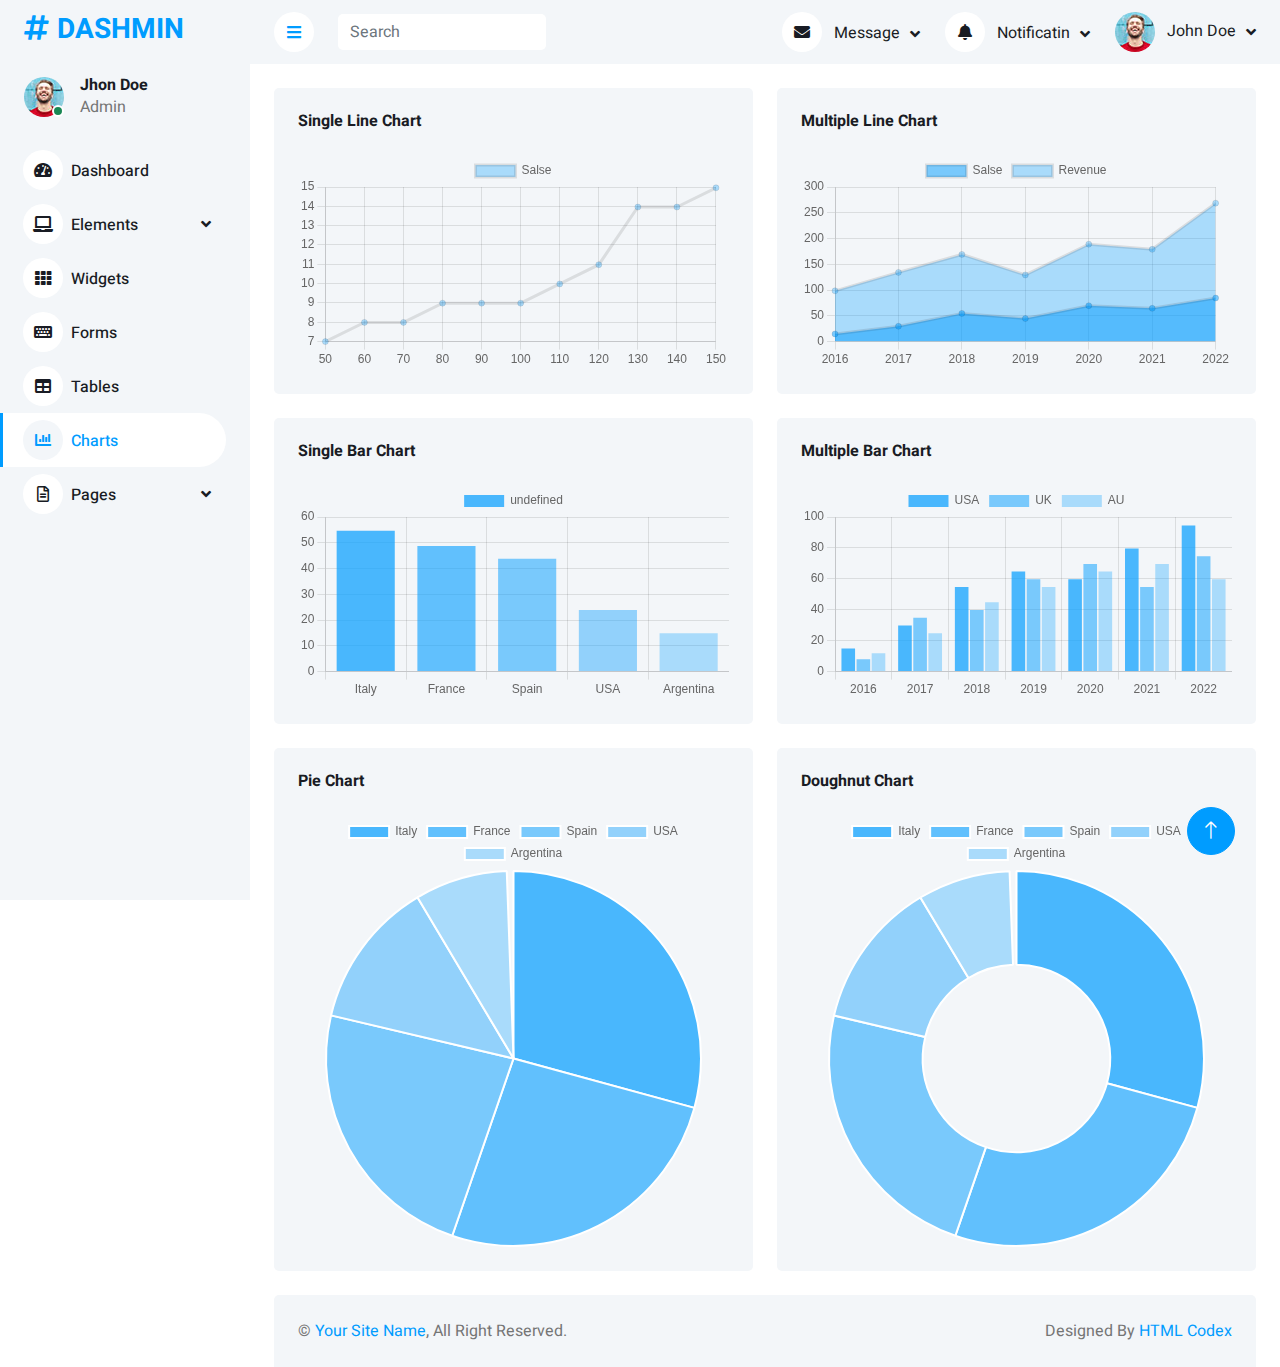
<file: RealEstate_Dapper_UI/wwwroot/dashmin-1.0.0/chart.html>
<!DOCTYPE html>
<html lang="en">

<head>
    <meta charset="utf-8">
    <title>DASHMIN - Bootstrap Admin Template</title>
    <meta content="width=device-width, initial-scale=1.0" name="viewport">
    <meta content="" name="keywords">
    <meta content="" name="description">

    <!-- Favicon -->
    <link href="img/favicon.ico" rel="icon">

    <!-- Google Web Fonts -->
    <link rel="preconnect" href="https://fonts.googleapis.com">
    <link rel="preconnect" href="https://fonts.gstatic.com" crossorigin>
    <link href="https://fonts.googleapis.com/css2?family=Heebo:wght@400;500;600;700&display=swap" rel="stylesheet">
    
    <!-- Icon Font Stylesheet -->
    <link href="https://cdnjs.cloudflare.com/ajax/libs/font-awesome/5.10.0/css/all.min.css" rel="stylesheet">
    <link href="https://cdn.jsdelivr.net/npm/bootstrap-icons@1.4.1/font/bootstrap-icons.css" rel="stylesheet">

    <!-- Libraries Stylesheet -->
    <link href="lib/owlcarousel/assets/owl.carousel.min.css" rel="stylesheet">
    <link href="lib/tempusdominus/css/tempusdominus-bootstrap-4.min.css" rel="stylesheet" />

    <!-- Customized Bootstrap Stylesheet -->
    <link href="css/bootstrap.min.css" rel="stylesheet">

    <!-- Template Stylesheet -->
    <link href="css/style.css" rel="stylesheet">
</head>

<body>
    <div class="container-xxl position-relative bg-white d-flex p-0">
        <!-- Spinner Start -->
        <div id="spinner" class="show bg-white position-fixed translate-middle w-100 vh-100 top-50 start-50 d-flex align-items-center justify-content-center">
            <div class="spinner-border text-primary" style="width: 3rem; height: 3rem;" role="status">
                <span class="sr-only">Loading...</span>
            </div>
        </div>
        <!-- Spinner End -->


        <!-- Sidebar Start -->
        <div class="sidebar pe-4 pb-3">
            <nav class="navbar bg-light navbar-light">
                <a href="index.html" class="navbar-brand mx-4 mb-3">
                    <h3 class="text-primary"><i class="fa fa-hashtag me-2"></i>DASHMIN</h3>
                </a>
                <div class="d-flex align-items-center ms-4 mb-4">
                    <div class="position-relative">
                        <img class="rounded-circle" src="img/user.jpg" alt="" style="width: 40px; height: 40px;">
                        <div class="bg-success rounded-circle border border-2 border-white position-absolute end-0 bottom-0 p-1"></div>
                    </div>
                    <div class="ms-3">
                        <h6 class="mb-0">Jhon Doe</h6>
                        <span>Admin</span>
                    </div>
                </div>
                <div class="navbar-nav w-100">
                    <a href="index.html" class="nav-item nav-link"><i class="fa fa-tachometer-alt me-2"></i>Dashboard</a>
                    <div class="nav-item dropdown">
                        <a href="#" class="nav-link dropdown-toggle" data-bs-toggle="dropdown"><i class="fa fa-laptop me-2"></i>Elements</a>
                        <div class="dropdown-menu bg-transparent border-0">
                            <a href="button.html" class="dropdown-item">Buttons</a>
                            <a href="typography.html" class="dropdown-item">Typography</a>
                            <a href="element.html" class="dropdown-item">Other Elements</a>
                        </div>
                    </div>
                    <a href="widget.html" class="nav-item nav-link"><i class="fa fa-th me-2"></i>Widgets</a>
                    <a href="form.html" class="nav-item nav-link"><i class="fa fa-keyboard me-2"></i>Forms</a>
                    <a href="table.html" class="nav-item nav-link"><i class="fa fa-table me-2"></i>Tables</a>
                    <a href="chart.html" class="nav-item nav-link active"><i class="fa fa-chart-bar me-2"></i>Charts</a>
                    <div class="nav-item dropdown">
                        <a href="#" class="nav-link dropdown-toggle" data-bs-toggle="dropdown"><i class="far fa-file-alt me-2"></i>Pages</a>
                        <div class="dropdown-menu bg-transparent border-0">
                            <a href="signin.html" class="dropdown-item">Sign In</a>
                            <a href="signup.html" class="dropdown-item">Sign Up</a>
                            <a href="404.html" class="dropdown-item">404 Error</a>
                            <a href="blank.html" class="dropdown-item">Blank Page</a>
                        </div>
                    </div>
                </div>
            </nav>
        </div>
        <!-- Sidebar End -->


        <!-- Content Start -->
        <div class="content">
            <!-- Navbar Start -->
            <nav class="navbar navbar-expand bg-light navbar-light sticky-top px-4 py-0">
                <a href="index.html" class="navbar-brand d-flex d-lg-none me-4">
                    <h2 class="text-primary mb-0"><i class="fa fa-hashtag"></i></h2>
                </a>
                <a href="#" class="sidebar-toggler flex-shrink-0">
                    <i class="fa fa-bars"></i>
                </a>
                <form class="d-none d-md-flex ms-4">
                    <input class="form-control border-0" type="search" placeholder="Search">
                </form>
                <div class="navbar-nav align-items-center ms-auto">
                    <div class="nav-item dropdown">
                        <a href="#" class="nav-link dropdown-toggle" data-bs-toggle="dropdown">
                            <i class="fa fa-envelope me-lg-2"></i>
                            <span class="d-none d-lg-inline-flex">Message</span>
                        </a>
                        <div class="dropdown-menu dropdown-menu-end bg-light border-0 rounded-0 rounded-bottom m-0">
                            <a href="#" class="dropdown-item">
                                <div class="d-flex align-items-center">
                                    <img class="rounded-circle" src="img/user.jpg" alt="" style="width: 40px; height: 40px;">
                                    <div class="ms-2">
                                        <h6 class="fw-normal mb-0">Jhon send you a message</h6>
                                        <small>15 minutes ago</small>
                                    </div>
                                </div>
                            </a>
                            <hr class="dropdown-divider">
                            <a href="#" class="dropdown-item">
                                <div class="d-flex align-items-center">
                                    <img class="rounded-circle" src="img/user.jpg" alt="" style="width: 40px; height: 40px;">
                                    <div class="ms-2">
                                        <h6 class="fw-normal mb-0">Jhon send you a message</h6>
                                        <small>15 minutes ago</small>
                                    </div>
                                </div>
                            </a>
                            <hr class="dropdown-divider">
                            <a href="#" class="dropdown-item">
                                <div class="d-flex align-items-center">
                                    <img class="rounded-circle" src="img/user.jpg" alt="" style="width: 40px; height: 40px;">
                                    <div class="ms-2">
                                        <h6 class="fw-normal mb-0">Jhon send you a message</h6>
                                        <small>15 minutes ago</small>
                                    </div>
                                </div>
                            </a>
                            <hr class="dropdown-divider">
                            <a href="#" class="dropdown-item text-center">See all message</a>
                        </div>
                    </div>
                    <div class="nav-item dropdown">
                        <a href="#" class="nav-link dropdown-toggle" data-bs-toggle="dropdown">
                            <i class="fa fa-bell me-lg-2"></i>
                            <span class="d-none d-lg-inline-flex">Notificatin</span>
                        </a>
                        <div class="dropdown-menu dropdown-menu-end bg-light border-0 rounded-0 rounded-bottom m-0">
                            <a href="#" class="dropdown-item">
                                <h6 class="fw-normal mb-0">Profile updated</h6>
                                <small>15 minutes ago</small>
                            </a>
                            <hr class="dropdown-divider">
                            <a href="#" class="dropdown-item">
                                <h6 class="fw-normal mb-0">New user added</h6>
                                <small>15 minutes ago</small>
                            </a>
                            <hr class="dropdown-divider">
                            <a href="#" class="dropdown-item">
                                <h6 class="fw-normal mb-0">Password changed</h6>
                                <small>15 minutes ago</small>
                            </a>
                            <hr class="dropdown-divider">
                            <a href="#" class="dropdown-item text-center">See all notifications</a>
                        </div>
                    </div>
                    <div class="nav-item dropdown">
                        <a href="#" class="nav-link dropdown-toggle" data-bs-toggle="dropdown">
                            <img class="rounded-circle me-lg-2" src="img/user.jpg" alt="" style="width: 40px; height: 40px;">
                            <span class="d-none d-lg-inline-flex">John Doe</span>
                        </a>
                        <div class="dropdown-menu dropdown-menu-end bg-light border-0 rounded-0 rounded-bottom m-0">
                            <a href="#" class="dropdown-item">My Profile</a>
                            <a href="#" class="dropdown-item">Settings</a>
                            <a href="#" class="dropdown-item">Log Out</a>
                        </div>
                    </div>
                </div>
            </nav>
            <!-- Navbar End -->


            <!-- Chart Start -->
            <div class="container-fluid pt-4 px-4">
                <div class="row g-4">
                    <div class="col-sm-12 col-xl-6">
                        <div class="bg-light rounded h-100 p-4">
                            <h6 class="mb-4">Single Line Chart</h6>
                            <canvas id="line-chart"></canvas>
                        </div>
                    </div>
                    <div class="col-sm-12 col-xl-6">
                        <div class="bg-light rounded h-100 p-4">
                            <h6 class="mb-4">Multiple Line Chart</h6>
                            <canvas id="salse-revenue"></canvas>
                        </div>
                    </div>
                    <div class="col-sm-12 col-xl-6">
                        <div class="bg-light rounded h-100 p-4">
                            <h6 class="mb-4">Single Bar Chart</h6>
                            <canvas id="bar-chart"></canvas>
                        </div>
                    </div>
                    <div class="col-sm-12 col-xl-6">
                        <div class="bg-light rounded h-100 p-4">
                            <h6 class="mb-4">Multiple Bar Chart</h6>
                            <canvas id="worldwide-sales"></canvas>
                        </div>
                    </div>
                    <div class="col-sm-12 col-xl-6">
                        <div class="bg-light rounded h-100 p-4">
                            <h6 class="mb-4">Pie Chart</h6>
                            <canvas id="pie-chart"></canvas>
                        </div>
                    </div>
                    <div class="col-sm-12 col-xl-6">
                        <div class="bg-light rounded h-100 p-4">
                            <h6 class="mb-4">Doughnut Chart</h6>
                            <canvas id="doughnut-chart"></canvas>
                        </div>
                    </div>
                </div>
            </div>
            <!-- Chart End -->


            <!-- Footer Start -->
            <div class="container-fluid pt-4 px-4">
                <div class="bg-light rounded-top p-4">
                    <div class="row">
                        <div class="col-12 col-sm-6 text-center text-sm-start">
                            &copy; <a href="#">Your Site Name</a>, All Right Reserved. 
                        </div>
                        <div class="col-12 col-sm-6 text-center text-sm-end">
                            <!--/*** This template is free as long as you keep the footer author’s credit link/attribution link/backlink. If you'd like to use the template without the footer author’s credit link/attribution link/backlink, you can purchase the Credit Removal License from "https://htmlcodex.com/credit-removal". Thank you for your support. ***/-->
                            Designed By <a href="https://htmlcodex.com">HTML Codex</a>
                        </div>
                    </div>
                </div>
            </div>
            <!-- Footer End -->
        </div>
        <!-- Content End -->


        <!-- Back to Top -->
        <a href="#" class="btn btn-lg btn-primary btn-lg-square back-to-top"><i class="bi bi-arrow-up"></i></a>
    </div>

    <!-- JavaScript Libraries -->
    <script src="https://code.jquery.com/jquery-3.4.1.min.js"></script>
    <script src="https://cdn.jsdelivr.net/npm/bootstrap@5.0.0/dist/js/bootstrap.bundle.min.js"></script>
    <script src="lib/chart/chart.min.js"></script>
    <script src="lib/easing/easing.min.js"></script>
    <script src="lib/waypoints/waypoints.min.js"></script>
    <script src="lib/owlcarousel/owl.carousel.min.js"></script>
    <script src="lib/tempusdominus/js/moment.min.js"></script>
    <script src="lib/tempusdominus/js/moment-timezone.min.js"></script>
    <script src="lib/tempusdominus/js/tempusdominus-bootstrap-4.min.js"></script>

    <!-- Template Javascript -->
    <script src="js/main.js"></script>
</body>

</html>
</file>
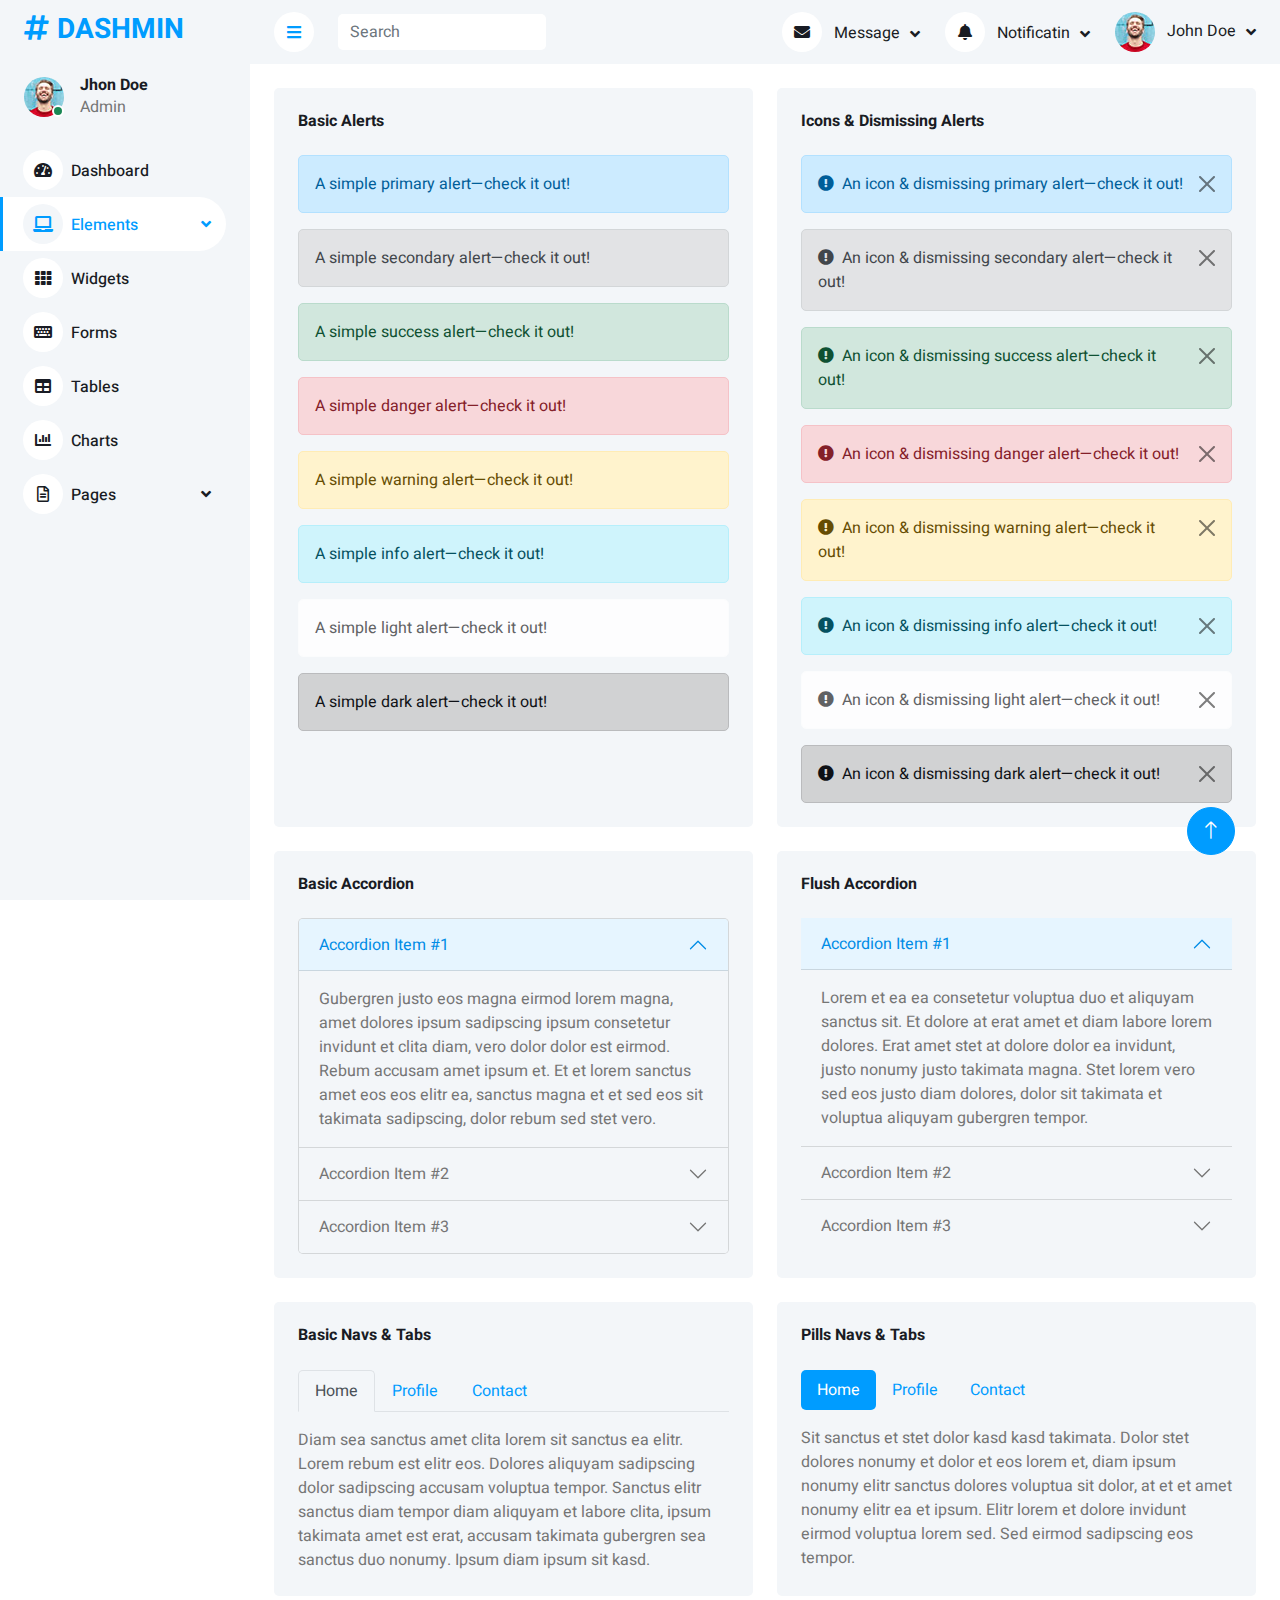
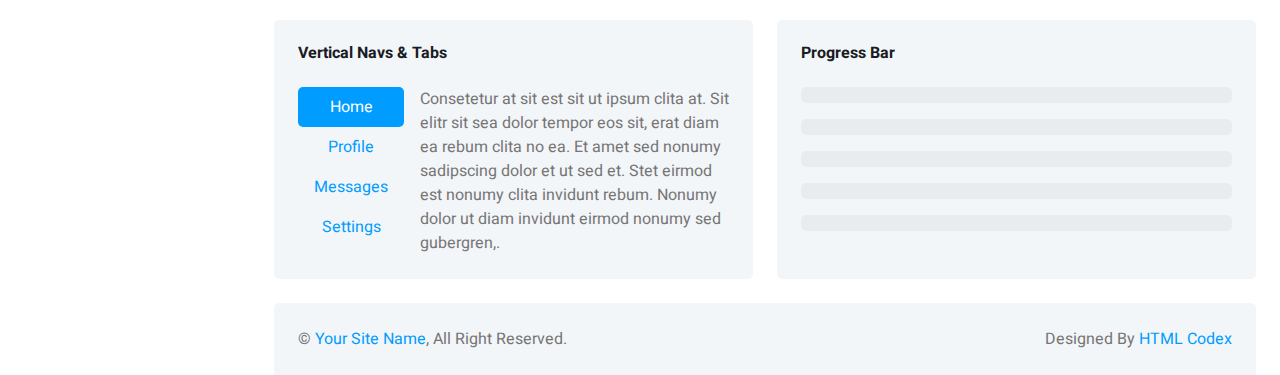
<file: RealEstate_Dapper_UI/wwwroot/dashmin-1.0.0/element.html>
<!DOCTYPE html>
<html lang="en">

<head>
    <meta charset="utf-8">
    <title>DASHMIN - Bootstrap Admin Template</title>
    <meta content="width=device-width, initial-scale=1.0" name="viewport">
    <meta content="" name="keywords">
    <meta content="" name="description">

    <!-- Favicon -->
    <link href="img/favicon.ico" rel="icon">

    <!-- Google Web Fonts -->
    <link rel="preconnect" href="https://fonts.googleapis.com">
    <link rel="preconnect" href="https://fonts.gstatic.com" crossorigin>
    <link href="https://fonts.googleapis.com/css2?family=Heebo:wght@400;500;600;700&display=swap" rel="stylesheet">
    
    <!-- Icon Font Stylesheet -->
    <link href="https://cdnjs.cloudflare.com/ajax/libs/font-awesome/5.10.0/css/all.min.css" rel="stylesheet">
    <link href="https://cdn.jsdelivr.net/npm/bootstrap-icons@1.4.1/font/bootstrap-icons.css" rel="stylesheet">

    <!-- Libraries Stylesheet -->
    <link href="lib/owlcarousel/assets/owl.carousel.min.css" rel="stylesheet">
    <link href="lib/tempusdominus/css/tempusdominus-bootstrap-4.min.css" rel="stylesheet" />

    <!-- Customized Bootstrap Stylesheet -->
    <link href="css/bootstrap.min.css" rel="stylesheet">

    <!-- Template Stylesheet -->
    <link href="css/style.css" rel="stylesheet">
</head>

<body>
    <div class="container-xxl position-relative bg-white d-flex p-0">
        <!-- Spinner Start -->
        <div id="spinner" class="show bg-white position-fixed translate-middle w-100 vh-100 top-50 start-50 d-flex align-items-center justify-content-center">
            <div class="spinner-border text-primary" style="width: 3rem; height: 3rem;" role="status">
                <span class="sr-only">Loading...</span>
            </div>
        </div>
        <!-- Spinner End -->


        <!-- Sidebar Start -->
        <div class="sidebar pe-4 pb-3">
            <nav class="navbar bg-light navbar-light">
                <a href="index.html" class="navbar-brand mx-4 mb-3">
                    <h3 class="text-primary"><i class="fa fa-hashtag me-2"></i>DASHMIN</h3>
                </a>
                <div class="d-flex align-items-center ms-4 mb-4">
                    <div class="position-relative">
                        <img class="rounded-circle" src="img/user.jpg" alt="" style="width: 40px; height: 40px;">
                        <div class="bg-success rounded-circle border border-2 border-white position-absolute end-0 bottom-0 p-1"></div>
                    </div>
                    <div class="ms-3">
                        <h6 class="mb-0">Jhon Doe</h6>
                        <span>Admin</span>
                    </div>
                </div>
                <div class="navbar-nav w-100">
                    <a href="index.html" class="nav-item nav-link"><i class="fa fa-tachometer-alt me-2"></i>Dashboard</a>
                    <div class="nav-item dropdown">
                        <a href="#" class="nav-link dropdown-toggle active" data-bs-toggle="dropdown"><i class="fa fa-laptop me-2"></i>Elements</a>
                        <div class="dropdown-menu bg-transparent border-0">
                            <a href="button.html" class="dropdown-item">Buttons</a>
                            <a href="typography.html" class="dropdown-item">Typography</a>
                            <a href="element.html" class="dropdown-item active">Other Elements</a>
                        </div>
                    </div>
                    <a href="widget.html" class="nav-item nav-link"><i class="fa fa-th me-2"></i>Widgets</a>
                    <a href="form.html" class="nav-item nav-link"><i class="fa fa-keyboard me-2"></i>Forms</a>
                    <a href="table.html" class="nav-item nav-link"><i class="fa fa-table me-2"></i>Tables</a>
                    <a href="chart.html" class="nav-item nav-link"><i class="fa fa-chart-bar me-2"></i>Charts</a>
                    <div class="nav-item dropdown">
                        <a href="#" class="nav-link dropdown-toggle" data-bs-toggle="dropdown"><i class="far fa-file-alt me-2"></i>Pages</a>
                        <div class="dropdown-menu bg-transparent border-0">
                            <a href="signin.html" class="dropdown-item">Sign In</a>
                            <a href="signup.html" class="dropdown-item">Sign Up</a>
                            <a href="404.html" class="dropdown-item">404 Error</a>
                            <a href="blank.html" class="dropdown-item">Blank Page</a>
                        </div>
                    </div>
                </div>
            </nav>
        </div>
        <!-- Sidebar End -->


        <!-- Content Start -->
        <div class="content">
            <!-- Navbar Start -->
            <nav class="navbar navbar-expand bg-light navbar-light sticky-top px-4 py-0">
                <a href="index.html" class="navbar-brand d-flex d-lg-none me-4">
                    <h2 class="text-primary mb-0"><i class="fa fa-hashtag"></i></h2>
                </a>
                <a href="#" class="sidebar-toggler flex-shrink-0">
                    <i class="fa fa-bars"></i>
                </a>
                <form class="d-none d-md-flex ms-4">
                    <input class="form-control border-0" type="search" placeholder="Search">
                </form>
                <div class="navbar-nav align-items-center ms-auto">
                    <div class="nav-item dropdown">
                        <a href="#" class="nav-link dropdown-toggle" data-bs-toggle="dropdown">
                            <i class="fa fa-envelope me-lg-2"></i>
                            <span class="d-none d-lg-inline-flex">Message</span>
                        </a>
                        <div class="dropdown-menu dropdown-menu-end bg-light border-0 rounded-0 rounded-bottom m-0">
                            <a href="#" class="dropdown-item">
                                <div class="d-flex align-items-center">
                                    <img class="rounded-circle" src="img/user.jpg" alt="" style="width: 40px; height: 40px;">
                                    <div class="ms-2">
                                        <h6 class="fw-normal mb-0">Jhon send you a message</h6>
                                        <small>15 minutes ago</small>
                                    </div>
                                </div>
                            </a>
                            <hr class="dropdown-divider">
                            <a href="#" class="dropdown-item">
                                <div class="d-flex align-items-center">
                                    <img class="rounded-circle" src="img/user.jpg" alt="" style="width: 40px; height: 40px;">
                                    <div class="ms-2">
                                        <h6 class="fw-normal mb-0">Jhon send you a message</h6>
                                        <small>15 minutes ago</small>
                                    </div>
                                </div>
                            </a>
                            <hr class="dropdown-divider">
                            <a href="#" class="dropdown-item">
                                <div class="d-flex align-items-center">
                                    <img class="rounded-circle" src="img/user.jpg" alt="" style="width: 40px; height: 40px;">
                                    <div class="ms-2">
                                        <h6 class="fw-normal mb-0">Jhon send you a message</h6>
                                        <small>15 minutes ago</small>
                                    </div>
                                </div>
                            </a>
                            <hr class="dropdown-divider">
                            <a href="#" class="dropdown-item text-center">See all message</a>
                        </div>
                    </div>
                    <div class="nav-item dropdown">
                        <a href="#" class="nav-link dropdown-toggle" data-bs-toggle="dropdown">
                            <i class="fa fa-bell me-lg-2"></i>
                            <span class="d-none d-lg-inline-flex">Notificatin</span>
                        </a>
                        <div class="dropdown-menu dropdown-menu-end bg-light border-0 rounded-0 rounded-bottom m-0">
                            <a href="#" class="dropdown-item">
                                <h6 class="fw-normal mb-0">Profile updated</h6>
                                <small>15 minutes ago</small>
                            </a>
                            <hr class="dropdown-divider">
                            <a href="#" class="dropdown-item">
                                <h6 class="fw-normal mb-0">New user added</h6>
                                <small>15 minutes ago</small>
                            </a>
                            <hr class="dropdown-divider">
                            <a href="#" class="dropdown-item">
                                <h6 class="fw-normal mb-0">Password changed</h6>
                                <small>15 minutes ago</small>
                            </a>
                            <hr class="dropdown-divider">
                            <a href="#" class="dropdown-item text-center">See all notifications</a>
                        </div>
                    </div>
                    <div class="nav-item dropdown">
                        <a href="#" class="nav-link dropdown-toggle" data-bs-toggle="dropdown">
                            <img class="rounded-circle me-lg-2" src="img/user.jpg" alt="" style="width: 40px; height: 40px;">
                            <span class="d-none d-lg-inline-flex">John Doe</span>
                        </a>
                        <div class="dropdown-menu dropdown-menu-end bg-light border-0 rounded-0 rounded-bottom m-0">
                            <a href="#" class="dropdown-item">My Profile</a>
                            <a href="#" class="dropdown-item">Settings</a>
                            <a href="#" class="dropdown-item">Log Out</a>
                        </div>
                    </div>
                </div>
            </nav>
            <!-- Navbar End -->


            <!-- Other Elements Start -->
            <div class="container-fluid pt-4 px-4">
                <div class="row g-4">
                    <div class="col-sm-12 col-xl-6">
                        <div class="bg-light rounded h-100 p-4">
                            <h6 class="mb-4">Basic Alerts</h6>
                            <div class="alert alert-primary" role="alert">
                                A simple primary alert—check it out!
                            </div>
                            <div class="alert alert-secondary" role="alert">
                                A simple secondary alert—check it out!
                            </div>
                            <div class="alert alert-success" role="alert">
                                A simple success alert—check it out!
                            </div>
                            <div class="alert alert-danger" role="alert">
                                A simple danger alert—check it out!
                            </div>
                            <div class="alert alert-warning" role="alert">
                                A simple warning alert—check it out!
                            </div>
                            <div class="alert alert-info" role="alert">
                                A simple info alert—check it out!
                            </div>
                            <div class="alert alert-light" role="alert">
                                A simple light alert—check it out!
                            </div>
                            <div class="alert alert-dark mb-0" role="alert">
                                A simple dark alert—check it out!
                            </div>
                        </div>
                    </div>
                    <div class="col-sm-12 col-xl-6">
                        <div class="bg-light rounded h-100 p-4">
                            <h6 class="mb-4">Icons & Dismissing Alerts</h6>
                            <div class="alert alert-primary alert-dismissible fade show" role="alert">
                                <i class="fa fa-exclamation-circle me-2"></i>An icon & dismissing primary alert—check it out!
                                <button type="button" class="btn-close" data-bs-dismiss="alert" aria-label="Close"></button>
                            </div>
                            <div class="alert alert-secondary alert-dismissible fade show" role="alert">
                                <i class="fa fa-exclamation-circle me-2"></i>An icon & dismissing secondary alert—check it out!
                                <button type="button" class="btn-close" data-bs-dismiss="alert" aria-label="Close"></button>
                            </div>
                            <div class="alert alert-success alert-dismissible fade show" role="alert">
                                <i class="fa fa-exclamation-circle me-2"></i>An icon & dismissing success alert—check it out!
                                <button type="button" class="btn-close" data-bs-dismiss="alert" aria-label="Close"></button>
                            </div>
                            <div class="alert alert-danger alert-dismissible fade show" role="alert">
                                <i class="fa fa-exclamation-circle me-2"></i>An icon & dismissing danger alert—check it out!
                                <button type="button" class="btn-close" data-bs-dismiss="alert" aria-label="Close"></button>
                            </div>
                            <div class="alert alert-warning alert-dismissible fade show" role="alert">
                                <i class="fa fa-exclamation-circle me-2"></i>An icon & dismissing warning alert—check it out!
                                <button type="button" class="btn-close" data-bs-dismiss="alert" aria-label="Close"></button>
                            </div>
                            <div class="alert alert-info alert-dismissible fade show" role="alert">
                                <i class="fa fa-exclamation-circle me-2"></i>An icon & dismissing info alert—check it out!
                                <button type="button" class="btn-close" data-bs-dismiss="alert" aria-label="Close"></button>
                            </div>
                            <div class="alert alert-light alert-dismissible fade show" role="alert">
                                <i class="fa fa-exclamation-circle me-2"></i>An icon & dismissing light alert—check it out!
                                <button type="button" class="btn-close" data-bs-dismiss="alert" aria-label="Close"></button>
                            </div>
                            <div class="alert alert-dark alert-dismissible fade show mb-0" role="alert">
                                <i class="fa fa-exclamation-circle me-2"></i>An icon & dismissing dark alert—check it out!
                                <button type="button" class="btn-close" data-bs-dismiss="alert" aria-label="Close"></button>
                            </div>
                        </div>
                    </div>
                    <div class="col-sm-12 col-xl-6">
                        <div class="bg-light rounded h-100 p-4">
                            <h6 class="mb-4">Basic Accordion</h6>
                            <div class="accordion" id="accordionExample">
                                <div class="accordion-item">
                                    <h2 class="accordion-header" id="headingOne">
                                        <button class="accordion-button" type="button" data-bs-toggle="collapse"
                                            data-bs-target="#collapseOne" aria-expanded="true"
                                            aria-controls="collapseOne">
                                            Accordion Item #1
                                        </button>
                                    </h2>
                                    <div id="collapseOne" class="accordion-collapse collapse show"
                                        aria-labelledby="headingOne" data-bs-parent="#accordionExample">
                                        <div class="accordion-body">
                                            Gubergren justo eos magna eirmod lorem magna, amet dolores ipsum sadipscing ipsum consetetur invidunt et clita diam, vero dolor dolor est eirmod. Rebum accusam amet ipsum et. Et et lorem sanctus amet eos eos elitr ea, sanctus magna et et sed eos sit takimata sadipscing, dolor rebum sed stet vero.
                                        </div>
                                    </div>
                                </div>
                                <div class="accordion-item">
                                    <h2 class="accordion-header" id="headingTwo">
                                        <button class="accordion-button collapsed" type="button"
                                            data-bs-toggle="collapse" data-bs-target="#collapseTwo"
                                            aria-expanded="false" aria-controls="collapseTwo">
                                            Accordion Item #2
                                        </button>
                                    </h2>
                                    <div id="collapseTwo" class="accordion-collapse collapse"
                                        aria-labelledby="headingTwo" data-bs-parent="#accordionExample">
                                        <div class="accordion-body">
                                            Voluptua sit dolores consetetur ea et diam est et takimata. Et erat sadipscing dolores et stet diam ut ut diam, sit aliquyam no magna et dolore lorem dolor sit. Lorem lorem sed sed duo, eirmod sit diam ipsum sit erat, lorem sit dolor diam amet ea aliquyam tempor rebum invidunt,.
                                        </div>
                                    </div>
                                </div>
                                <div class="accordion-item">
                                    <h2 class="accordion-header" id="headingThree">
                                        <button class="accordion-button collapsed" type="button"
                                            data-bs-toggle="collapse" data-bs-target="#collapseThree"
                                            aria-expanded="false" aria-controls="collapseThree">
                                            Accordion Item #3
                                        </button>
                                    </h2>
                                    <div id="collapseThree" class="accordion-collapse collapse"
                                        aria-labelledby="headingThree" data-bs-parent="#accordionExample">
                                        <div class="accordion-body">
                                            Dolore eos dolor tempor justo sea eos amet eos kasd dolor, et diam tempor lorem dolores vero. Stet dolore gubergren nonumy diam. Consetetur sit takimata magna invidunt, dolore sea amet consetetur ea et rebum, invidunt et amet sit sea. Dolor eirmod sed magna sadipscing sadipscing lorem lorem sed, sit lorem.
                                        </div>
                                    </div>
                                </div>
                            </div>
                        </div>
                    </div>
                    <div class="col-sm-12 col-xl-6">
                        <div class="bg-light rounded h-100 p-4">
                            <h6 class="mb-4">Flush Accordion</h6>
                            <div class="accordion accordion-flush" id="accordionFlushExample">
                                <div class="accordion-item">
                                    <h2 class="accordion-header" id="flush-headingOne">
                                        <button class="accordion-button" type="button"
                                            data-bs-toggle="collapse" data-bs-target="#flush-collapseOne"
                                            aria-expanded="true" aria-controls="flush-collapseOne">
                                            Accordion Item #1
                                        </button>
                                    </h2>
                                    <div id="flush-collapseOne" class="accordion-collapse collapse show"
                                        aria-labelledby="flush-headingOne" data-bs-parent="#accordionFlushExample">
                                        <div class="accordion-body">
                                            Lorem et ea ea consetetur voluptua duo et aliquyam sanctus sit. Et dolore at erat amet et diam labore lorem dolores. Erat amet stet at dolore dolor ea invidunt, justo nonumy justo takimata magna. Stet lorem vero sed eos justo diam dolores, dolor sit takimata et voluptua aliquyam gubergren tempor.
                                        </div>
                                    </div>
                                </div>
                                <div class="accordion-item">
                                    <h2 class="accordion-header" id="flush-headingTwo">
                                        <button class="accordion-button collapsed" type="button"
                                            data-bs-toggle="collapse" data-bs-target="#flush-collapseTwo"
                                            aria-expanded="false" aria-controls="flush-collapseTwo">
                                            Accordion Item #2
                                        </button>
                                    </h2>
                                    <div id="flush-collapseTwo" class="accordion-collapse collapse"
                                        aria-labelledby="flush-headingTwo" data-bs-parent="#accordionFlushExample">
                                        <div class="accordion-body">
                                            Sea diam dolore aliquyam aliquyam diam et consetetur et. Accusam amet no invidunt invidunt et consetetur, magna ut nonumy kasd erat tempor dolor et. Diam magna dolor sed amet duo dolores magna vero. Amet sit sadipscing ea diam clita lorem sit. Vero et et et tempor diam. Ipsum eirmod sit.
                                        </div>
                                    </div>
                                </div>
                                <div class="accordion-item">
                                    <h2 class="accordion-header" id="flush-headingThree">
                                        <button class="accordion-button collapsed" type="button"
                                            data-bs-toggle="collapse" data-bs-target="#flush-collapseThree"
                                            aria-expanded="false" aria-controls="flush-collapseThree">
                                            Accordion Item #3
                                        </button>
                                    </h2>
                                    <div id="flush-collapseThree" class="accordion-collapse collapse"
                                        aria-labelledby="flush-headingThree" data-bs-parent="#accordionFlushExample">
                                        <div class="accordion-body">
                                            Sea sea sit sanctus magna gubergren kasd, magna justo ea lorem lorem. Elitr aliquyam ipsum clita consetetur duo at nonumy invidunt, invidunt eos dolore vero sit amet amet magna tempor clita, takimata diam justo stet erat et vero erat. Sit ipsum eirmod sea ut vero dolores sea clita nonumy, no.
                                        </div>
                                    </div>
                                </div>
                            </div>
                        </div>
                    </div>
                    <div class="col-sm-12 col-xl-6">
                        <div class="bg-light rounded h-100 p-4">
                            <h6 class="mb-4">Basic Navs & Tabs</h6>
                            <nav>
                                <div class="nav nav-tabs" id="nav-tab" role="tablist">
                                    <button class="nav-link active" id="nav-home-tab" data-bs-toggle="tab"
                                        data-bs-target="#nav-home" type="button" role="tab" aria-controls="nav-home"
                                        aria-selected="true">Home</button>
                                    <button class="nav-link" id="nav-profile-tab" data-bs-toggle="tab"
                                        data-bs-target="#nav-profile" type="button" role="tab"
                                        aria-controls="nav-profile" aria-selected="false">Profile</button>
                                    <button class="nav-link" id="nav-contact-tab" data-bs-toggle="tab"
                                        data-bs-target="#nav-contact" type="button" role="tab"
                                        aria-controls="nav-contact" aria-selected="false">Contact</button>
                                </div>
                            </nav>
                            <div class="tab-content pt-3" id="nav-tabContent">
                                <div class="tab-pane fade show active" id="nav-home" role="tabpanel" aria-labelledby="nav-home-tab">
                                    Diam sea sanctus amet clita lorem sit sanctus ea elitr. Lorem rebum est elitr eos. Dolores aliquyam sadipscing dolor sadipscing accusam voluptua tempor. Sanctus elitr sanctus diam tempor diam aliquyam et labore clita, ipsum takimata amet est erat, accusam takimata gubergren sea sanctus duo nonumy. Ipsum diam ipsum sit kasd.
                                </div>
                                <div class="tab-pane fade" id="nav-profile" role="tabpanel" aria-labelledby="nav-profile-tab">
                                    Sanctus vero sit kasd sea gubergren takimata consetetur elitr elitr, consetetur sadipscing takimata ipsum dolores. Accusam duo accusam et labore ea elitr ipsum tempor sit, dolore aliquyam ipsum sit amet sit. Et dolore ipsum labore invidunt rebum. Sed dolore gubergren sanctus vero diam lorem rebum elitr, erat diam dolor clita.
                                </div>
                                <div class="tab-pane fade" id="nav-contact" role="tabpanel" aria-labelledby="nav-contact-tab">
                                    Sit consetetur eirmod lorem ea magna sadipscing ipsum elitr invidunt, dolores lorem erat ipsum ut aliquyam eos lorem sed. Nonumy aliquyam ea justo eos dolores dolores duo dolores. Aliquyam dolor sea dolores sit takimata no erat vero. At lorem justo tempor lorem duo, stet kasd aliquyam ipsum voluptua labore at.
                                </div>
                            </div>
                        </div>
                    </div>
                    <div class="col-sm-12 col-xl-6">
                        <div class="bg-light rounded h-100 p-4">
                            <h6 class="mb-4">Pills Navs & Tabs</h6>
                            <ul class="nav nav-pills mb-3" id="pills-tab" role="tablist">
                                <li class="nav-item" role="presentation">
                                    <button class="nav-link active" id="pills-home-tab" data-bs-toggle="pill"
                                        data-bs-target="#pills-home" type="button" role="tab" aria-controls="pills-home"
                                        aria-selected="true">Home</button>
                                </li>
                                <li class="nav-item" role="presentation">
                                    <button class="nav-link" id="pills-profile-tab" data-bs-toggle="pill"
                                        data-bs-target="#pills-profile" type="button" role="tab"
                                        aria-controls="pills-profile" aria-selected="false">Profile</button>
                                </li>
                                <li class="nav-item" role="presentation">
                                    <button class="nav-link" id="pills-contact-tab" data-bs-toggle="pill"
                                        data-bs-target="#pills-contact" type="button" role="tab"
                                        aria-controls="pills-contact" aria-selected="false">Contact</button>
                                </li>
                            </ul>
                            <div class="tab-content" id="pills-tabContent">
                                <div class="tab-pane fade show active" id="pills-home" role="tabpanel" aria-labelledby="pills-home-tab">
                                    Sit sanctus et stet dolor kasd kasd takimata. Dolor stet dolores nonumy et dolor et eos lorem et, diam ipsum nonumy elitr sanctus dolores voluptua sit dolor, at et et amet nonumy elitr ea et ipsum. Elitr lorem et dolore invidunt eirmod voluptua lorem sed. Sed eirmod sadipscing eos tempor.
                                </div>
                                <div class="tab-pane fade" id="pills-profile" role="tabpanel" aria-labelledby="pills-profile-tab">
                                    Invidunt rebum voluptua lorem eirmod dolore. Amet no sed sanctus lorem ea. Nonumy sit stet sit magna. Rebum rebum ipsum clita erat consetetur, sit dolor sit clita et amet. Est et clita dolore takimata, sea dolores tempor erat consetetur lorem. Consetetur sea sadipscing dolor et dolores et stet, tempor elitr.
                                </div>
                                <div class="tab-pane fade" id="pills-contact" role="tabpanel" aria-labelledby="pills-contact-tab">
                                    Et diam et est sed vero ipsum voluptua dolor et, sit eos justo ipsum no ipsum amet sed aliquyam dolore, ut ipsum sanctus et consetetur. Sit ea sit clita lorem ea gubergren. Et dolore vero sanctus voluptua ipsum sadipscing amet at. Et sed dolore voluptua dolor eos tempor, erat amet.
                                </div>
                            </div>
                        </div>
                    </div>
                    <div class="col-sm-12 col-xl-6">
                        <div class="bg-light rounded h-100 p-4">
                            <h6 class="mb-4">Vertical Navs & Tabs</h6>
                            <div class="d-flex align-items-start">
                                <div class="nav flex-column nav-pills me-3" id="v-pills-tab" role="tablist"
                                    aria-orientation="vertical">
                                    <button class="nav-link active" id="v-pills-home-tab" data-bs-toggle="pill"
                                        data-bs-target="#v-pills-home" type="button" role="tab"
                                        aria-controls="v-pills-home" aria-selected="true">Home</button>
                                    <button class="nav-link" id="v-pills-profile-tab" data-bs-toggle="pill"
                                        data-bs-target="#v-pills-profile" type="button" role="tab"
                                        aria-controls="v-pills-profile" aria-selected="false">Profile</button>
                                    <button class="nav-link" id="v-pills-messages-tab" data-bs-toggle="pill"
                                        data-bs-target="#v-pills-messages" type="button" role="tab"
                                        aria-controls="v-pills-messages" aria-selected="false">Messages</button>
                                    <button class="nav-link" id="v-pills-settings-tab" data-bs-toggle="pill"
                                        data-bs-target="#v-pills-settings" type="button" role="tab"
                                        aria-controls="v-pills-settings" aria-selected="false">Settings</button>
                                </div>
                                <div class="tab-content" id="v-pills-tabContent">
                                    <div class="tab-pane fade show active" id="v-pills-home" role="tabpanel" aria-labelledby="v-pills-home-tab">
                                        Consetetur at sit est sit ut ipsum clita at. Sit elitr sit sea dolor tempor eos sit, erat diam ea rebum clita no ea. Et amet sed nonumy sadipscing dolor et ut sed et. Stet eirmod est nonumy clita invidunt rebum. Nonumy dolor ut diam invidunt eirmod nonumy sed gubergren,.
                                    </div>
                                    <div class="tab-pane fade" id="v-pills-profile" role="tabpanel" aria-labelledby="v-pills-profile-tab">
                                        Tempor et kasd accusam duo et dolor no accusam dolore, dolor sed voluptua duo no, sit et stet lorem dolor ipsum tempor consetetur vero, consetetur est eos sit eirmod erat diam accusam sadipscing sit. Takimata erat ea eirmod tempor elitr dolore sadipscing kasd justo, elitr tempor sed eos sadipscing magna.
                                    </div>
                                    <div class="tab-pane fade" id="v-pills-messages" role="tabpanel" aria-labelledby="v-pills-messages-tab">
                                        Sed kasd kasd ea clita sed lorem amet tempor est voluptua, labore stet dolores gubergren clita lorem sed nonumy at. Dolores et ut erat voluptua. Est voluptua stet accusam rebum, elitr amet sit takimata sea eirmod. Sanctus elitr amet sit dolore sea stet et ut. Dolor et sanctus elitr ut.
                                    </div>
                                    <div class="tab-pane fade" id="v-pills-settings" role="tabpanel" aria-labelledby="v-pills-settings-tab">
                                        Sit et vero kasd sea et at, aliquyam takimata et et est, labore et takimata sed ut stet sanctus, nonumy dolor invidunt sit labore et, amet et dolor sit dolor tempor et dolor ipsum nonumy, accusam clita sadipscing ut et labore labore est, dolore accusam vero at est sit. Invidunt.
                                    </div>
                                </div>
                            </div>
                        </div>
                    </div>
                    <div class="col-sm-12 col-xl-6">
                        <div class="bg-light rounded h-100 p-4">
                            <h6 class="mb-4">Progress Bar</h6>
                            <div class="pg-bar mb-3">
                                <div class="progress">
                                    <div class="progress-bar progress-bar-striped" role="progressbar" aria-valuenow="10" aria-valuemin="0" aria-valuemax="100"></div>
                                </div>
                            </div>
                            <div class="pg-bar mb-3">
                                <div class="progress">
                                    <div class="progress-bar progress-bar-striped bg-success" role="progressbar" aria-valuenow="25" aria-valuemin="0" aria-valuemax="100"></div>
                                </div>
                            </div>
                            <div class="pg-bar mb-3">
                                <div class="progress">
                                    <div class="progress-bar progress-bar-striped bg-info" role="progressbar" aria-valuenow="50" aria-valuemin="0" aria-valuemax="100"></div>
                                </div>
                            </div>
                            <div class="pg-bar mb-3">
                                <div class="progress">
                                    <div class="progress-bar progress-bar-striped bg-warning" role="progressbar" aria-valuenow="75" aria-valuemin="0" aria-valuemax="100"></div>
                                </div>
                            </div>
                            <div class="pg-bar mb-0">
                                <div class="progress">
                                    <div class="progress-bar progress-bar-striped bg-danger" role="progressbar" aria-valuenow="100" aria-valuemin="0" aria-valuemax="100"></div>
                                </div>
                            </div>
                        </div>
                    </div>
                </div>
            </div>
            <!-- Other Elements End -->


            <!-- Footer Start -->
            <div class="container-fluid pt-4 px-4">
                <div class="bg-light rounded-top p-4">
                    <div class="row">
                        <div class="col-12 col-sm-6 text-center text-sm-start">
                            &copy; <a href="#">Your Site Name</a>, All Right Reserved. 
                        </div>
                        <div class="col-12 col-sm-6 text-center text-sm-end">
                            <!--/*** This template is free as long as you keep the footer author’s credit link/attribution link/backlink. If you'd like to use the template without the footer author’s credit link/attribution link/backlink, you can purchase the Credit Removal License from "https://htmlcodex.com/credit-removal". Thank you for your support. ***/-->
                            Designed By <a href="https://htmlcodex.com">HTML Codex</a>
                        </div>
                    </div>
                </div>
            </div>
            <!-- Footer End -->
        </div>
        <!-- Content End -->


        <!-- Back to Top -->
        <a href="#" class="btn btn-lg btn-primary btn-lg-square back-to-top"><i class="bi bi-arrow-up"></i></a>
    </div>

    <!-- JavaScript Libraries -->
    <script src="https://code.jquery.com/jquery-3.4.1.min.js"></script>
    <script src="https://cdn.jsdelivr.net/npm/bootstrap@5.0.0/dist/js/bootstrap.bundle.min.js"></script>
    <script src="lib/chart/chart.min.js"></script>
    <script src="lib/easing/easing.min.js"></script>
    <script src="lib/waypoints/waypoints.min.js"></script>
    <script src="lib/owlcarousel/owl.carousel.min.js"></script>
    <script src="lib/tempusdominus/js/moment.min.js"></script>
    <script src="lib/tempusdominus/js/moment-timezone.min.js"></script>
    <script src="lib/tempusdominus/js/tempusdominus-bootstrap-4.min.js"></script>

    <!-- Template Javascript -->
    <script src="js/main.js"></script>
</body>

</html>
</file>
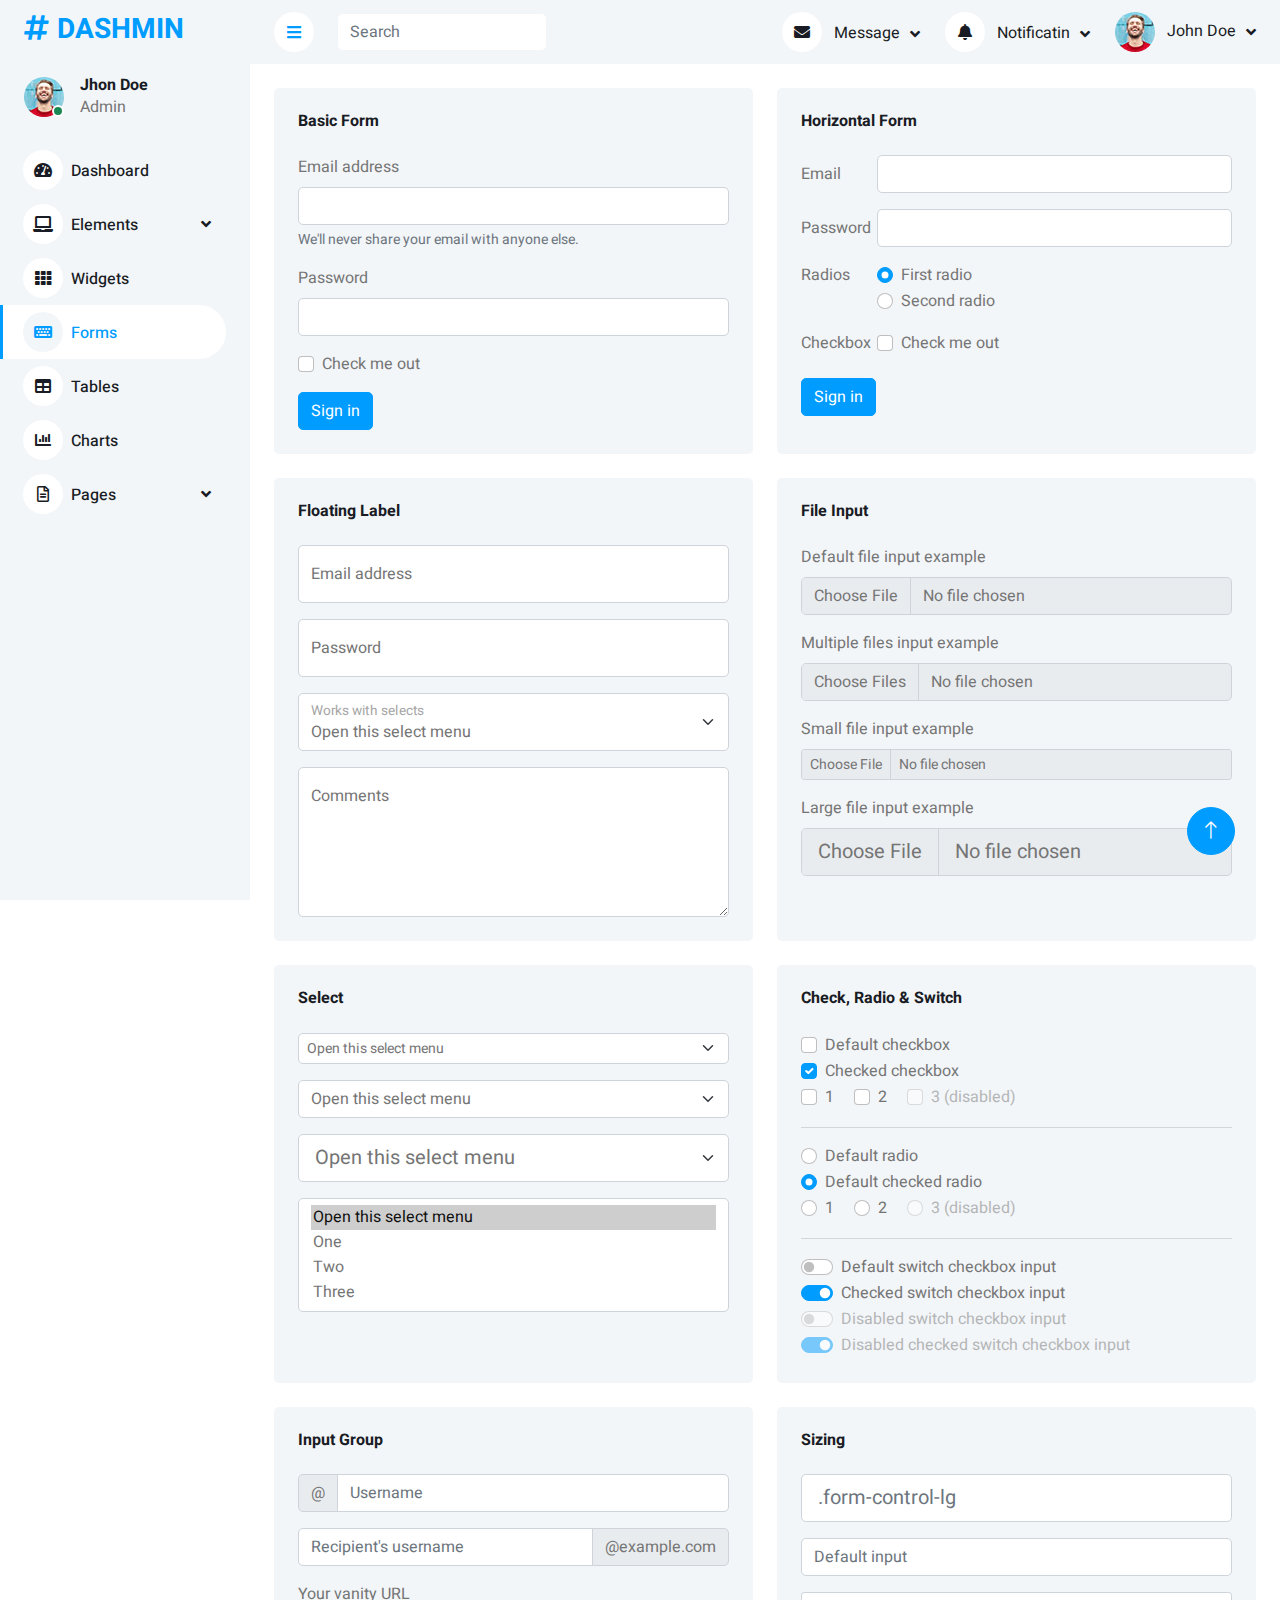
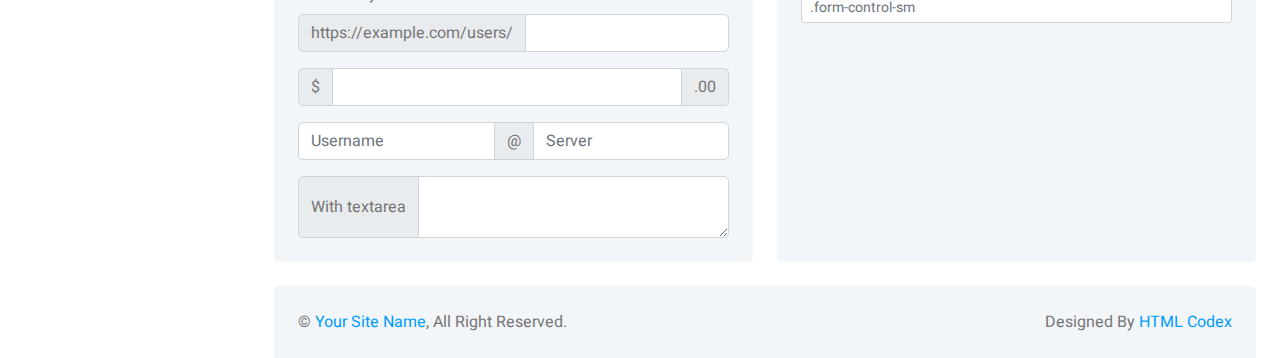
<file: RealEstate_Dapper_UI/wwwroot/dashmin-1.0.0/form.html>
<!DOCTYPE html>
<html lang="en">

<head>
    <meta charset="utf-8">
    <title>DASHMIN - Bootstrap Admin Template</title>
    <meta content="width=device-width, initial-scale=1.0" name="viewport">
    <meta content="" name="keywords">
    <meta content="" name="description">

    <!-- Favicon -->
    <link href="img/favicon.ico" rel="icon">

    <!-- Google Web Fonts -->
    <link rel="preconnect" href="https://fonts.googleapis.com">
    <link rel="preconnect" href="https://fonts.gstatic.com" crossorigin>
    <link href="https://fonts.googleapis.com/css2?family=Heebo:wght@400;500;600;700&display=swap" rel="stylesheet">
    
    <!-- Icon Font Stylesheet -->
    <link href="https://cdnjs.cloudflare.com/ajax/libs/font-awesome/5.10.0/css/all.min.css" rel="stylesheet">
    <link href="https://cdn.jsdelivr.net/npm/bootstrap-icons@1.4.1/font/bootstrap-icons.css" rel="stylesheet">

    <!-- Libraries Stylesheet -->
    <link href="lib/owlcarousel/assets/owl.carousel.min.css" rel="stylesheet">
    <link href="lib/tempusdominus/css/tempusdominus-bootstrap-4.min.css" rel="stylesheet" />

    <!-- Customized Bootstrap Stylesheet -->
    <link href="css/bootstrap.min.css" rel="stylesheet">

    <!-- Template Stylesheet -->
    <link href="css/style.css" rel="stylesheet">
</head>

<body>
    <div class="container-xxl position-relative bg-white d-flex p-0">
        <!-- Spinner Start -->
        <div id="spinner" class="show bg-white position-fixed translate-middle w-100 vh-100 top-50 start-50 d-flex align-items-center justify-content-center">
            <div class="spinner-border text-primary" style="width: 3rem; height: 3rem;" role="status">
                <span class="sr-only">Loading...</span>
            </div>
        </div>
        <!-- Spinner End -->


        <!-- Sidebar Start -->
        <div class="sidebar pe-4 pb-3">
            <nav class="navbar bg-light navbar-light">
                <a href="index.html" class="navbar-brand mx-4 mb-3">
                    <h3 class="text-primary"><i class="fa fa-hashtag me-2"></i>DASHMIN</h3>
                </a>
                <div class="d-flex align-items-center ms-4 mb-4">
                    <div class="position-relative">
                        <img class="rounded-circle" src="img/user.jpg" alt="" style="width: 40px; height: 40px;">
                        <div class="bg-success rounded-circle border border-2 border-white position-absolute end-0 bottom-0 p-1"></div>
                    </div>
                    <div class="ms-3">
                        <h6 class="mb-0">Jhon Doe</h6>
                        <span>Admin</span>
                    </div>
                </div>
                <div class="navbar-nav w-100">
                    <a href="index.html" class="nav-item nav-link"><i class="fa fa-tachometer-alt me-2"></i>Dashboard</a>
                    <div class="nav-item dropdown">
                        <a href="#" class="nav-link dropdown-toggle" data-bs-toggle="dropdown"><i class="fa fa-laptop me-2"></i>Elements</a>
                        <div class="dropdown-menu bg-transparent border-0">
                            <a href="button.html" class="dropdown-item">Buttons</a>
                            <a href="typography.html" class="dropdown-item">Typography</a>
                            <a href="element.html" class="dropdown-item">Other Elements</a>
                        </div>
                    </div>
                    <a href="widget.html" class="nav-item nav-link"><i class="fa fa-th me-2"></i>Widgets</a>
                    <a href="form.html" class="nav-item nav-link active"><i class="fa fa-keyboard me-2"></i>Forms</a>
                    <a href="table.html" class="nav-item nav-link"><i class="fa fa-table me-2"></i>Tables</a>
                    <a href="chart.html" class="nav-item nav-link"><i class="fa fa-chart-bar me-2"></i>Charts</a>
                    <div class="nav-item dropdown">
                        <a href="#" class="nav-link dropdown-toggle" data-bs-toggle="dropdown"><i class="far fa-file-alt me-2"></i>Pages</a>
                        <div class="dropdown-menu bg-transparent border-0">
                            <a href="signin.html" class="dropdown-item">Sign In</a>
                            <a href="signup.html" class="dropdown-item">Sign Up</a>
                            <a href="404.html" class="dropdown-item">404 Error</a>
                            <a href="blank.html" class="dropdown-item">Blank Page</a>
                        </div>
                    </div>
                </div>
            </nav>
        </div>
        <!-- Sidebar End -->


        <!-- Content Start -->
        <div class="content">
            <!-- Navbar Start -->
            <nav class="navbar navbar-expand bg-light navbar-light sticky-top px-4 py-0">
                <a href="index.html" class="navbar-brand d-flex d-lg-none me-4">
                    <h2 class="text-primary mb-0"><i class="fa fa-hashtag"></i></h2>
                </a>
                <a href="#" class="sidebar-toggler flex-shrink-0">
                    <i class="fa fa-bars"></i>
                </a>
                <form class="d-none d-md-flex ms-4">
                    <input class="form-control border-0" type="search" placeholder="Search">
                </form>
                <div class="navbar-nav align-items-center ms-auto">
                    <div class="nav-item dropdown">
                        <a href="#" class="nav-link dropdown-toggle" data-bs-toggle="dropdown">
                            <i class="fa fa-envelope me-lg-2"></i>
                            <span class="d-none d-lg-inline-flex">Message</span>
                        </a>
                        <div class="dropdown-menu dropdown-menu-end bg-light border-0 rounded-0 rounded-bottom m-0">
                            <a href="#" class="dropdown-item">
                                <div class="d-flex align-items-center">
                                    <img class="rounded-circle" src="img/user.jpg" alt="" style="width: 40px; height: 40px;">
                                    <div class="ms-2">
                                        <h6 class="fw-normal mb-0">Jhon send you a message</h6>
                                        <small>15 minutes ago</small>
                                    </div>
                                </div>
                            </a>
                            <hr class="dropdown-divider">
                            <a href="#" class="dropdown-item">
                                <div class="d-flex align-items-center">
                                    <img class="rounded-circle" src="img/user.jpg" alt="" style="width: 40px; height: 40px;">
                                    <div class="ms-2">
                                        <h6 class="fw-normal mb-0">Jhon send you a message</h6>
                                        <small>15 minutes ago</small>
                                    </div>
                                </div>
                            </a>
                            <hr class="dropdown-divider">
                            <a href="#" class="dropdown-item">
                                <div class="d-flex align-items-center">
                                    <img class="rounded-circle" src="img/user.jpg" alt="" style="width: 40px; height: 40px;">
                                    <div class="ms-2">
                                        <h6 class="fw-normal mb-0">Jhon send you a message</h6>
                                        <small>15 minutes ago</small>
                                    </div>
                                </div>
                            </a>
                            <hr class="dropdown-divider">
                            <a href="#" class="dropdown-item text-center">See all message</a>
                        </div>
                    </div>
                    <div class="nav-item dropdown">
                        <a href="#" class="nav-link dropdown-toggle" data-bs-toggle="dropdown">
                            <i class="fa fa-bell me-lg-2"></i>
                            <span class="d-none d-lg-inline-flex">Notificatin</span>
                        </a>
                        <div class="dropdown-menu dropdown-menu-end bg-light border-0 rounded-0 rounded-bottom m-0">
                            <a href="#" class="dropdown-item">
                                <h6 class="fw-normal mb-0">Profile updated</h6>
                                <small>15 minutes ago</small>
                            </a>
                            <hr class="dropdown-divider">
                            <a href="#" class="dropdown-item">
                                <h6 class="fw-normal mb-0">New user added</h6>
                                <small>15 minutes ago</small>
                            </a>
                            <hr class="dropdown-divider">
                            <a href="#" class="dropdown-item">
                                <h6 class="fw-normal mb-0">Password changed</h6>
                                <small>15 minutes ago</small>
                            </a>
                            <hr class="dropdown-divider">
                            <a href="#" class="dropdown-item text-center">See all notifications</a>
                        </div>
                    </div>
                    <div class="nav-item dropdown">
                        <a href="#" class="nav-link dropdown-toggle" data-bs-toggle="dropdown">
                            <img class="rounded-circle me-lg-2" src="img/user.jpg" alt="" style="width: 40px; height: 40px;">
                            <span class="d-none d-lg-inline-flex">John Doe</span>
                        </a>
                        <div class="dropdown-menu dropdown-menu-end bg-light border-0 rounded-0 rounded-bottom m-0">
                            <a href="#" class="dropdown-item">My Profile</a>
                            <a href="#" class="dropdown-item">Settings</a>
                            <a href="#" class="dropdown-item">Log Out</a>
                        </div>
                    </div>
                </div>
            </nav>
            <!-- Navbar End -->


            <!-- Form Start -->
            <div class="container-fluid pt-4 px-4">
                <div class="row g-4">
                    <div class="col-sm-12 col-xl-6">
                        <div class="bg-light rounded h-100 p-4">
                            <h6 class="mb-4">Basic Form</h6>
                            <form>
                                <div class="mb-3">
                                    <label for="exampleInputEmail1" class="form-label">Email address</label>
                                    <input type="email" class="form-control" id="exampleInputEmail1"
                                        aria-describedby="emailHelp">
                                    <div id="emailHelp" class="form-text">We'll never share your email with anyone else.
                                    </div>
                                </div>
                                <div class="mb-3">
                                    <label for="exampleInputPassword1" class="form-label">Password</label>
                                    <input type="password" class="form-control" id="exampleInputPassword1">
                                </div>
                                <div class="mb-3 form-check">
                                    <input type="checkbox" class="form-check-input" id="exampleCheck1">
                                    <label class="form-check-label" for="exampleCheck1">Check me out</label>
                                </div>
                                <button type="submit" class="btn btn-primary">Sign in</button>
                            </form>
                        </div>
                    </div>
                    <div class="col-sm-12 col-xl-6">
                        <div class="bg-light rounded h-100 p-4">
                            <h6 class="mb-4">Horizontal Form</h6>
                            <form>
                                <div class="row mb-3">
                                    <label for="inputEmail3" class="col-sm-2 col-form-label">Email</label>
                                    <div class="col-sm-10">
                                        <input type="email" class="form-control" id="inputEmail3">
                                    </div>
                                </div>
                                <div class="row mb-3">
                                    <label for="inputPassword3" class="col-sm-2 col-form-label">Password</label>
                                    <div class="col-sm-10">
                                        <input type="password" class="form-control" id="inputPassword3">
                                    </div>
                                </div>
                                <fieldset class="row mb-3">
                                    <legend class="col-form-label col-sm-2 pt-0">Radios</legend>
                                    <div class="col-sm-10">
                                        <div class="form-check">
                                            <input class="form-check-input" type="radio" name="gridRadios"
                                                id="gridRadios1" value="option1" checked>
                                            <label class="form-check-label" for="gridRadios1">
                                                First radio
                                            </label>
                                        </div>
                                        <div class="form-check">
                                            <input class="form-check-input" type="radio" name="gridRadios"
                                                id="gridRadios2" value="option2">
                                            <label class="form-check-label" for="gridRadios2">
                                                Second radio
                                            </label>
                                        </div>
                                    </div>
                                </fieldset>
                                <div class="row mb-3">
                                    <legend class="col-form-label col-sm-2 pt-0">Checkbox</legend>
                                    <div class="col-sm-10">
                                        <div class="form-check">
                                            <input class="form-check-input" type="checkbox" id="gridCheck1">
                                            <label class="form-check-label" for="gridCheck1">
                                                Check me out
                                            </label>
                                        </div>
                                    </div>
                                </div>
                                <button type="submit" class="btn btn-primary">Sign in</button>
                            </form>
                        </div>
                    </div>
                    <div class="col-sm-12 col-xl-6">
                        <div class="bg-light rounded h-100 p-4">
                            <h6 class="mb-4">Floating Label</h6>
                            <div class="form-floating mb-3">
                                <input type="email" class="form-control" id="floatingInput"
                                    placeholder="name@example.com">
                                <label for="floatingInput">Email address</label>
                            </div>
                            <div class="form-floating mb-3">
                                <input type="password" class="form-control" id="floatingPassword"
                                    placeholder="Password">
                                <label for="floatingPassword">Password</label>
                            </div>
                            <div class="form-floating mb-3">
                                <select class="form-select" id="floatingSelect"
                                    aria-label="Floating label select example">
                                    <option selected>Open this select menu</option>
                                    <option value="1">One</option>
                                    <option value="2">Two</option>
                                    <option value="3">Three</option>
                                </select>
                                <label for="floatingSelect">Works with selects</label>
                            </div>
                            <div class="form-floating">
                                <textarea class="form-control" placeholder="Leave a comment here"
                                    id="floatingTextarea" style="height: 150px;"></textarea>
                                <label for="floatingTextarea">Comments</label>
                            </div>
                        </div>
                    </div>
                    <div class="col-sm-12 col-xl-6">
                        <div class="bg-light rounded h-100 p-4">
                            <h6 class="mb-4">File Input</h6>
                            <div class="mb-3">
                                <label for="formFile" class="form-label">Default file input example</label>
                                <input class="form-control" type="file" id="formFile">
                            </div>
                            <div class="mb-3">
                                <label for="formFileMultiple" class="form-label">Multiple files input example</label>
                                <input class="form-control" type="file" id="formFileMultiple" multiple>
                            </div>
                            <div class="mb-3">
                                <label for="formFileSm" class="form-label">Small file input example</label>
                                <input class="form-control form-control-sm" id="formFileSm" type="file">
                            </div>
                            <div>
                                <label for="formFileLg" class="form-label">Large file input example</label>
                                <input class="form-control form-control-lg" id="formFileLg" type="file">
                            </div>
                        </div>
                    </div>
                    <div class="col-sm-12 col-xl-6">
                        <div class="bg-light rounded h-100 p-4">
                            <h6 class="mb-4">Select</h6>
                            <select class="form-select form-select-sm mb-3" aria-label=".form-select-sm example">
                                <option selected>Open this select menu</option>
                                <option value="1">One</option>
                                <option value="2">Two</option>
                                <option value="3">Three</option>
                            </select>
                            <select class="form-select mb-3" aria-label="Default select example">
                                <option selected>Open this select menu</option>
                                <option value="1">One</option>
                                <option value="2">Two</option>
                                <option value="3">Three</option>
                            </select>
                            <select class="form-select form-select-lg mb-3" aria-label=".form-select-lg example">
                                <option selected>Open this select menu</option>
                                <option value="1">One</option>
                                <option value="2">Two</option>
                                <option value="3">Three</option>
                            </select>
                            <select class="form-select" multiple aria-label="multiple select example">
                                <option selected>Open this select menu</option>
                                <option value="1">One</option>
                                <option value="2">Two</option>
                                <option value="3">Three</option>
                            </select>
                        </div>
                    </div>
                    <div class="col-sm-12 col-xl-6">
                        <div class="bg-light rounded h-100 p-4">
                            <h6 class="mb-4">Check, Radio & Switch</h6>
                            <div class="form-check">
                                <input class="form-check-input" type="checkbox" value="" id="flexCheckDefault">
                                <label class="form-check-label" for="flexCheckDefault">
                                    Default checkbox
                                </label>
                            </div>
                            <div class="form-check">
                                <input class="form-check-input" type="checkbox" value="" id="flexCheckChecked" checked>
                                <label class="form-check-label" for="flexCheckChecked">
                                    Checked checkbox
                                </label>
                            </div>
                            <div class="form-check form-check-inline">
                                <input class="form-check-input" type="checkbox" id="inlineCheckbox1" value="option1">
                                <label class="form-check-label" for="inlineCheckbox1">1</label>
                            </div>
                            <div class="form-check form-check-inline">
                                <input class="form-check-input" type="checkbox" id="inlineCheckbox2" value="option2">
                                <label class="form-check-label" for="inlineCheckbox2">2</label>
                            </div>
                            <div class="form-check form-check-inline">
                                <input class="form-check-input" type="checkbox" id="inlineCheckbox3" value="option3"
                                    disabled>
                                <label class="form-check-label" for="inlineCheckbox3">3 (disabled)</label>
                            </div>
                            <hr>
                            <div class="form-check">
                                <input class="form-check-input" type="radio" name="flexRadioDefault"
                                    id="flexRadioDefault1">
                                <label class="form-check-label" for="flexRadioDefault1">
                                    Default radio
                                </label>
                            </div>
                            <div class="form-check">
                                <input class="form-check-input" type="radio" name="flexRadioDefault"
                                    id="flexRadioDefault2" checked>
                                <label class="form-check-label" for="flexRadioDefault2">
                                    Default checked radio
                                </label>
                            </div>
                            <div class="form-check form-check-inline">
                                <input class="form-check-input" type="radio" name="inlineRadioOptions" id="inlineRadio1"
                                    value="option1">
                                <label class="form-check-label" for="inlineRadio1">1</label>
                            </div>
                            <div class="form-check form-check-inline">
                                <input class="form-check-input" type="radio" name="inlineRadioOptions" id="inlineRadio2"
                                    value="option2">
                                <label class="form-check-label" for="inlineRadio2">2</label>
                            </div>
                            <div class="form-check form-check-inline">
                                <input class="form-check-input" type="radio" name="inlineRadioOptions" id="inlineRadio3"
                                    value="option3" disabled>
                                <label class="form-check-label" for="inlineRadio3">3 (disabled)</label>
                            </div>
                            <hr>
                            <div class="form-check form-switch">
                                <input class="form-check-input" type="checkbox" role="switch"
                                    id="flexSwitchCheckDefault">
                                <label class="form-check-label" for="flexSwitchCheckDefault">Default switch checkbox
                                    input</label>
                            </div>
                            <div class="form-check form-switch">
                                <input class="form-check-input" type="checkbox" role="switch"
                                    id="flexSwitchCheckChecked" checked>
                                <label class="form-check-label" for="flexSwitchCheckChecked">Checked switch checkbox
                                    input</label>
                            </div>
                            <div class="form-check form-switch">
                                <input class="form-check-input" type="checkbox" role="switch"
                                    id="flexSwitchCheckDisabled" disabled>
                                <label class="form-check-label" for="flexSwitchCheckDisabled">Disabled switch checkbox
                                    input</label>
                            </div>
                            <div class="form-check form-switch">
                                <input class="form-check-input" type="checkbox" role="switch"
                                    id="flexSwitchCheckCheckedDisabled" checked disabled>
                                <label class="form-check-label" for="flexSwitchCheckCheckedDisabled">Disabled checked
                                    switch checkbox input</label>
                            </div>
                        </div>
                    </div>
                    <div class="col-sm-12 col-xl-6">
                        <div class="bg-light rounded h-100 p-4">
                            <h6 class="mb-4">Input Group</h6>
                            <div class="input-group mb-3">
                                <span class="input-group-text" id="basic-addon1">@</span>
                                <input type="text" class="form-control" placeholder="Username" aria-label="Username"
                                    aria-describedby="basic-addon1">
                            </div>
                            <div class="input-group mb-3">
                                <input type="text" class="form-control" placeholder="Recipient's username"
                                    aria-label="Recipient's username" aria-describedby="basic-addon2">
                                <span class="input-group-text" id="basic-addon2">@example.com</span>
                            </div>
                            <label for="basic-url" class="form-label">Your vanity URL</label>
                            <div class="input-group mb-3">
                                <span class="input-group-text" id="basic-addon3">https://example.com/users/</span>
                                <input type="text" class="form-control" id="basic-url" aria-describedby="basic-addon3">
                            </div>
                            <div class="input-group mb-3">
                                <span class="input-group-text">$</span>
                                <input type="text" class="form-control" aria-label="Amount (to the nearest dollar)">
                                <span class="input-group-text">.00</span>
                            </div>
                            <div class="input-group mb-3">
                                <input type="text" class="form-control" placeholder="Username" aria-label="Username">
                                <span class="input-group-text">@</span>
                                <input type="text" class="form-control" placeholder="Server" aria-label="Server">
                            </div>
                            <div class="input-group">
                                <span class="input-group-text">With textarea</span>
                                <textarea class="form-control" aria-label="With textarea"></textarea>
                            </div>
                        </div>
                    </div>
                    <div class="col-sm-12 col-xl-6">
                        <div class="bg-light rounded h-100 p-4">
                            <h6 class="mb-4">Sizing</h6>
                            <input class="form-control form-control-lg mb-3" type="text" placeholder=".form-control-lg"
                                aria-label=".form-control-lg example">
                            <input class="form-control mb-3" type="text" placeholder="Default input"
                                aria-label="default input example">
                            <input class="form-control form-control-sm" type="text" placeholder=".form-control-sm"
                                aria-label=".form-control-sm example">
                        </div>
                    </div>
                </div>
            </div>
            <!-- Form End -->


            <!-- Footer Start -->
            <div class="container-fluid pt-4 px-4">
                <div class="bg-light rounded-top p-4">
                    <div class="row">
                        <div class="col-12 col-sm-6 text-center text-sm-start">
                            &copy; <a href="#">Your Site Name</a>, All Right Reserved. 
                        </div>
                        <div class="col-12 col-sm-6 text-center text-sm-end">
                            <!--/*** This template is free as long as you keep the footer author’s credit link/attribution link/backlink. If you'd like to use the template without the footer author’s credit link/attribution link/backlink, you can purchase the Credit Removal License from "https://htmlcodex.com/credit-removal". Thank you for your support. ***/-->
                            Designed By <a href="https://htmlcodex.com">HTML Codex</a>
                        </div>
                    </div>
                </div>
            </div>
            <!-- Footer End -->
        </div>
        <!-- Content End -->


        <!-- Back to Top -->
        <a href="#" class="btn btn-lg btn-primary btn-lg-square back-to-top"><i class="bi bi-arrow-up"></i></a>
    </div>

    <!-- JavaScript Libraries -->
    <script src="https://code.jquery.com/jquery-3.4.1.min.js"></script>
    <script src="https://cdn.jsdelivr.net/npm/bootstrap@5.0.0/dist/js/bootstrap.bundle.min.js"></script>
    <script src="lib/chart/chart.min.js"></script>
    <script src="lib/easing/easing.min.js"></script>
    <script src="lib/waypoints/waypoints.min.js"></script>
    <script src="lib/owlcarousel/owl.carousel.min.js"></script>
    <script src="lib/tempusdominus/js/moment.min.js"></script>
    <script src="lib/tempusdominus/js/moment-timezone.min.js"></script>
    <script src="lib/tempusdominus/js/tempusdominus-bootstrap-4.min.js"></script>

    <!-- Template Javascript -->
    <script src="js/main.js"></script>
</body>

</html>
</file>
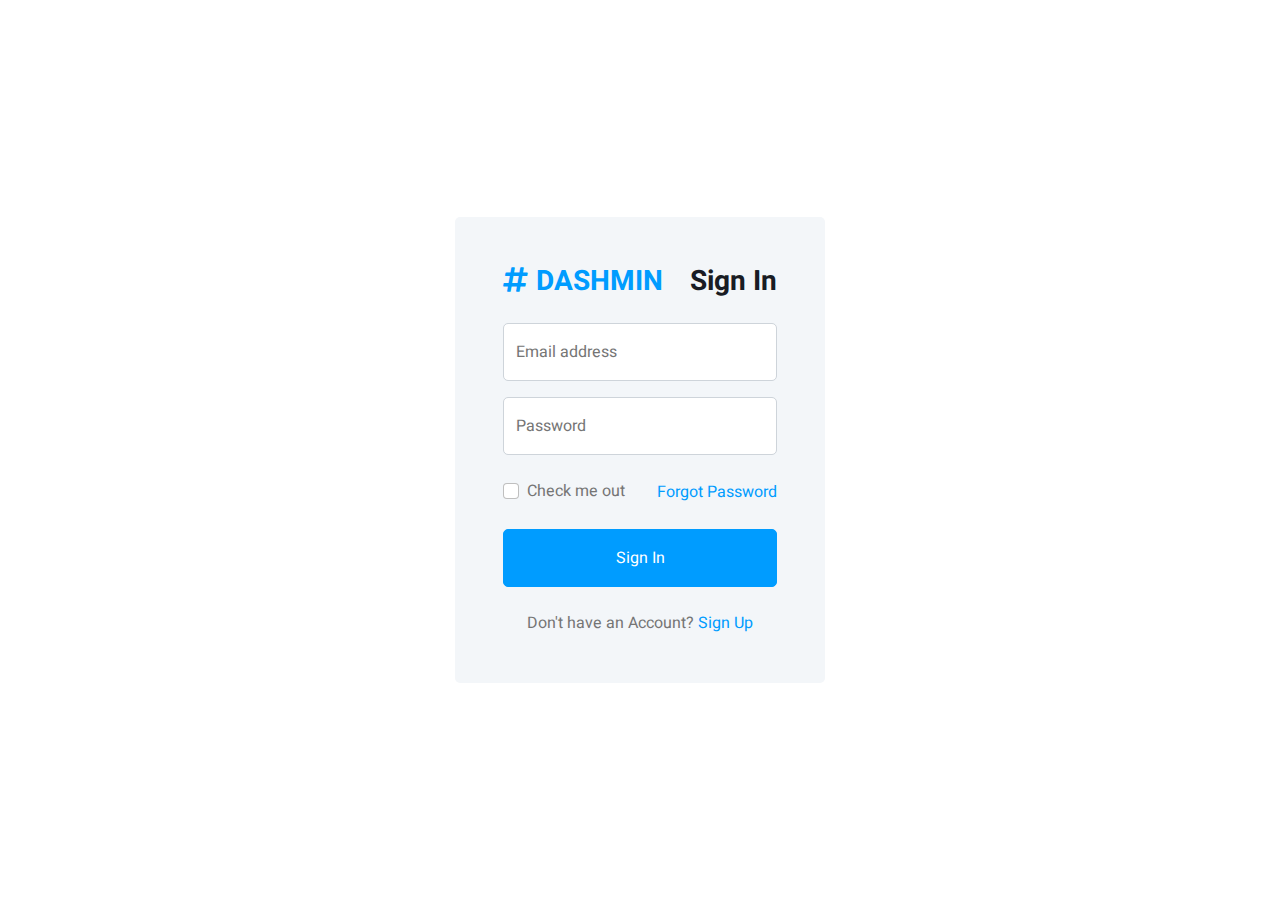
<file: RealEstate_Dapper_UI/wwwroot/dashmin-1.0.0/signin.html>
<!DOCTYPE html>
<html lang="en">

<head>
    <meta charset="utf-8">
    <title>DASHMIN - Bootstrap Admin Template</title>
    <meta content="width=device-width, initial-scale=1.0" name="viewport">
    <meta content="" name="keywords">
    <meta content="" name="description">

    <!-- Favicon -->
    <link href="img/favicon.ico" rel="icon">

    <!-- Google Web Fonts -->
    <link rel="preconnect" href="https://fonts.googleapis.com">
    <link rel="preconnect" href="https://fonts.gstatic.com" crossorigin>
    <link href="https://fonts.googleapis.com/css2?family=Heebo:wght@400;500;600;700&display=swap" rel="stylesheet">
    
    <!-- Icon Font Stylesheet -->
    <link href="https://cdnjs.cloudflare.com/ajax/libs/font-awesome/5.10.0/css/all.min.css" rel="stylesheet">
    <link href="https://cdn.jsdelivr.net/npm/bootstrap-icons@1.4.1/font/bootstrap-icons.css" rel="stylesheet">

    <!-- Libraries Stylesheet -->
    <link href="lib/owlcarousel/assets/owl.carousel.min.css" rel="stylesheet">
    <link href="lib/tempusdominus/css/tempusdominus-bootstrap-4.min.css" rel="stylesheet" />

    <!-- Customized Bootstrap Stylesheet -->
    <link href="css/bootstrap.min.css" rel="stylesheet">

    <!-- Template Stylesheet -->
    <link href="css/style.css" rel="stylesheet">
</head>

<body>
    <div class="container-xxl position-relative bg-white d-flex p-0">
        <!-- Spinner Start -->
        <div id="spinner" class="show bg-white position-fixed translate-middle w-100 vh-100 top-50 start-50 d-flex align-items-center justify-content-center">
            <div class="spinner-border text-primary" style="width: 3rem; height: 3rem;" role="status">
                <span class="sr-only">Loading...</span>
            </div>
        </div>
        <!-- Spinner End -->


        <!-- Sign In Start -->
        <div class="container-fluid">
            <div class="row h-100 align-items-center justify-content-center" style="min-height: 100vh;">
                <div class="col-12 col-sm-8 col-md-6 col-lg-5 col-xl-4">
                    <div class="bg-light rounded p-4 p-sm-5 my-4 mx-3">
                        <div class="d-flex align-items-center justify-content-between mb-3">
                            <a href="index.html" class="">
                                <h3 class="text-primary"><i class="fa fa-hashtag me-2"></i>DASHMIN</h3>
                            </a>
                            <h3>Sign In</h3>
                        </div>
                        <div class="form-floating mb-3">
                            <input type="email" class="form-control" id="floatingInput" placeholder="name@example.com">
                            <label for="floatingInput">Email address</label>
                        </div>
                        <div class="form-floating mb-4">
                            <input type="password" class="form-control" id="floatingPassword" placeholder="Password">
                            <label for="floatingPassword">Password</label>
                        </div>
                        <div class="d-flex align-items-center justify-content-between mb-4">
                            <div class="form-check">
                                <input type="checkbox" class="form-check-input" id="exampleCheck1">
                                <label class="form-check-label" for="exampleCheck1">Check me out</label>
                            </div>
                            <a href="">Forgot Password</a>
                        </div>
                        <button type="submit" class="btn btn-primary py-3 w-100 mb-4">Sign In</button>
                        <p class="text-center mb-0">Don't have an Account? <a href="">Sign Up</a></p>
                    </div>
                </div>
            </div>
        </div>
        <!-- Sign In End -->
    </div>

    <!-- JavaScript Libraries -->
    <script src="https://code.jquery.com/jquery-3.4.1.min.js"></script>
    <script src="https://cdn.jsdelivr.net/npm/bootstrap@5.0.0/dist/js/bootstrap.bundle.min.js"></script>
    <script src="lib/chart/chart.min.js"></script>
    <script src="lib/easing/easing.min.js"></script>
    <script src="lib/waypoints/waypoints.min.js"></script>
    <script src="lib/owlcarousel/owl.carousel.min.js"></script>
    <script src="lib/tempusdominus/js/moment.min.js"></script>
    <script src="lib/tempusdominus/js/moment-timezone.min.js"></script>
    <script src="lib/tempusdominus/js/tempusdominus-bootstrap-4.min.js"></script>

    <!-- Template Javascript -->
    <script src="js/main.js"></script>
</body>

</html>
</file>
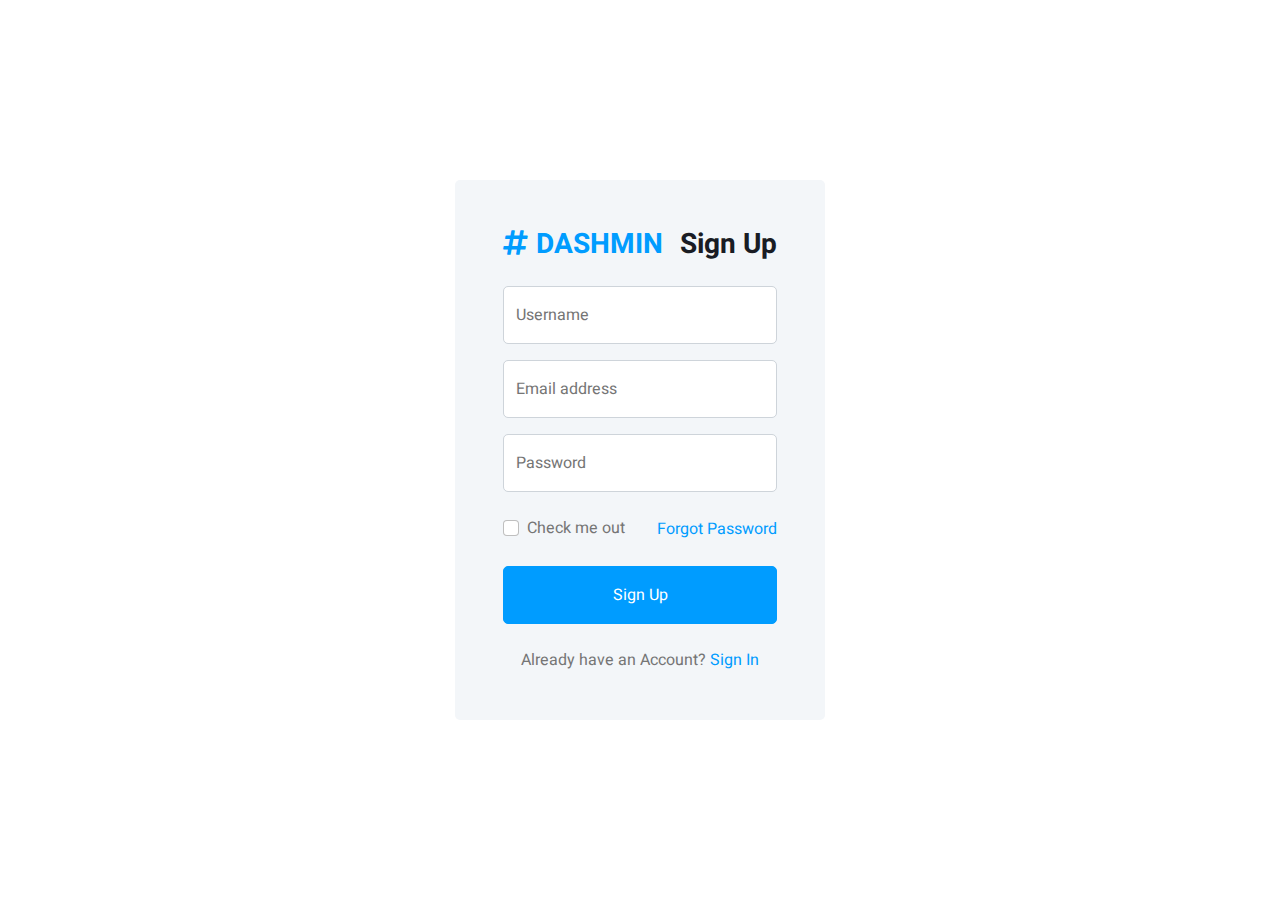
<file: RealEstate_Dapper_UI/wwwroot/dashmin-1.0.0/signup.html>
<!DOCTYPE html>
<html lang="en">

<head>
    <meta charset="utf-8">
    <title>DASHMIN - Bootstrap Admin Template</title>
    <meta content="width=device-width, initial-scale=1.0" name="viewport">
    <meta content="" name="keywords">
    <meta content="" name="description">

    <!-- Favicon -->
    <link href="img/favicon.ico" rel="icon">

    <!-- Google Web Fonts -->
    <link rel="preconnect" href="https://fonts.googleapis.com">
    <link rel="preconnect" href="https://fonts.gstatic.com" crossorigin>
    <link href="https://fonts.googleapis.com/css2?family=Heebo:wght@400;500;600;700&display=swap" rel="stylesheet">
    
    <!-- Icon Font Stylesheet -->
    <link href="https://cdnjs.cloudflare.com/ajax/libs/font-awesome/5.10.0/css/all.min.css" rel="stylesheet">
    <link href="https://cdn.jsdelivr.net/npm/bootstrap-icons@1.4.1/font/bootstrap-icons.css" rel="stylesheet">

    <!-- Libraries Stylesheet -->
    <link href="lib/owlcarousel/assets/owl.carousel.min.css" rel="stylesheet">
    <link href="lib/tempusdominus/css/tempusdominus-bootstrap-4.min.css" rel="stylesheet" />

    <!-- Customized Bootstrap Stylesheet -->
    <link href="css/bootstrap.min.css" rel="stylesheet">

    <!-- Template Stylesheet -->
    <link href="css/style.css" rel="stylesheet">
</head>

<body>
    <div class="container-xxl position-relative bg-white d-flex p-0">
        <!-- Spinner Start -->
        <div id="spinner" class="show bg-white position-fixed translate-middle w-100 vh-100 top-50 start-50 d-flex align-items-center justify-content-center">
            <div class="spinner-border text-primary" style="width: 3rem; height: 3rem;" role="status">
                <span class="sr-only">Loading...</span>
            </div>
        </div>
        <!-- Spinner End -->


        <!-- Sign Up Start -->
        <div class="container-fluid">
            <div class="row h-100 align-items-center justify-content-center" style="min-height: 100vh;">
                <div class="col-12 col-sm-8 col-md-6 col-lg-5 col-xl-4">
                    <div class="bg-light rounded p-4 p-sm-5 my-4 mx-3">
                        <div class="d-flex align-items-center justify-content-between mb-3">
                            <a href="index.html" class="">
                                <h3 class="text-primary"><i class="fa fa-hashtag me-2"></i>DASHMIN</h3>
                            </a>
                            <h3>Sign Up</h3>
                        </div>
                        <div class="form-floating mb-3">
                            <input type="text" class="form-control" id="floatingText" placeholder="jhondoe">
                            <label for="floatingText">Username</label>
                        </div>
                        <div class="form-floating mb-3">
                            <input type="email" class="form-control" id="floatingInput" placeholder="name@example.com">
                            <label for="floatingInput">Email address</label>
                        </div>
                        <div class="form-floating mb-4">
                            <input type="password" class="form-control" id="floatingPassword" placeholder="Password">
                            <label for="floatingPassword">Password</label>
                        </div>
                        <div class="d-flex align-items-center justify-content-between mb-4">
                            <div class="form-check">
                                <input type="checkbox" class="form-check-input" id="exampleCheck1">
                                <label class="form-check-label" for="exampleCheck1">Check me out</label>
                            </div>
                            <a href="">Forgot Password</a>
                        </div>
                        <button type="submit" class="btn btn-primary py-3 w-100 mb-4">Sign Up</button>
                        <p class="text-center mb-0">Already have an Account? <a href="">Sign In</a></p>
                    </div>
                </div>
            </div>
        </div>
        <!-- Sign Up End -->
    </div>

    <!-- JavaScript Libraries -->
    <script src="https://code.jquery.com/jquery-3.4.1.min.js"></script>
    <script src="https://cdn.jsdelivr.net/npm/bootstrap@5.0.0/dist/js/bootstrap.bundle.min.js"></script>
    <script src="lib/chart/chart.min.js"></script>
    <script src="lib/easing/easing.min.js"></script>
    <script src="lib/waypoints/waypoints.min.js"></script>
    <script src="lib/owlcarousel/owl.carousel.min.js"></script>
    <script src="lib/tempusdominus/js/moment.min.js"></script>
    <script src="lib/tempusdominus/js/moment-timezone.min.js"></script>
    <script src="lib/tempusdominus/js/tempusdominus-bootstrap-4.min.js"></script>

    <!-- Template Javascript -->
    <script src="js/main.js"></script>
</body>

</html>
</file>
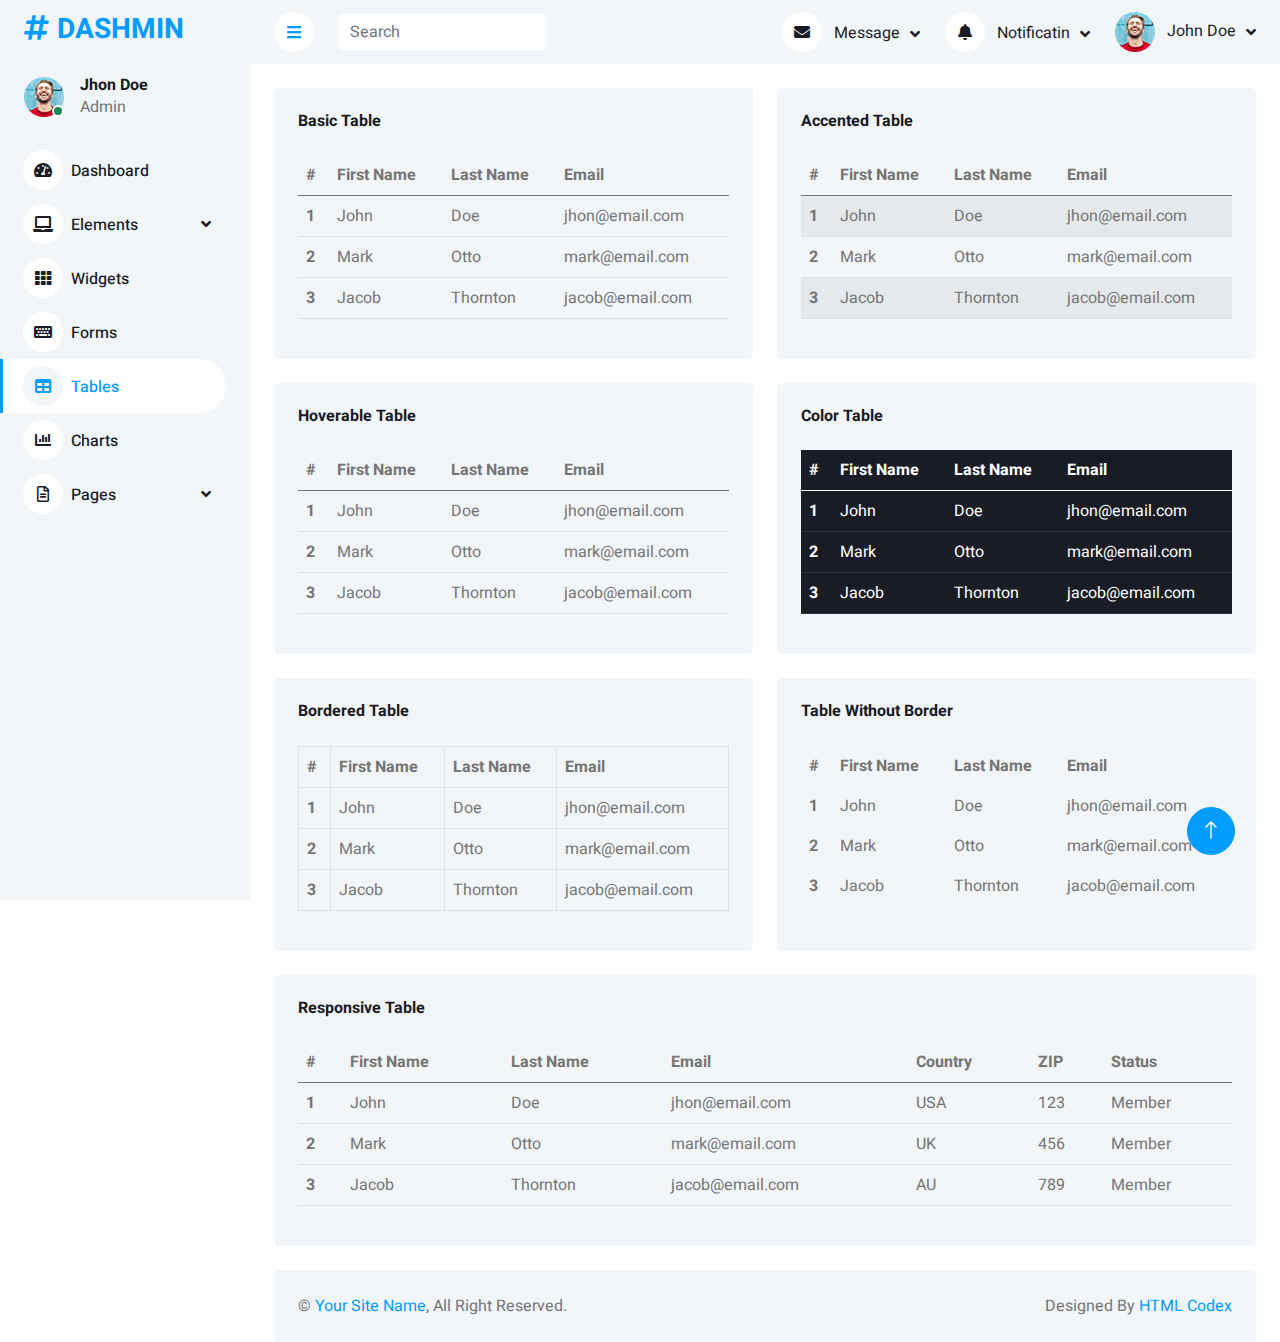
<file: RealEstate_Dapper_UI/wwwroot/dashmin-1.0.0/table.html>
<!DOCTYPE html>
<html lang="en">

<head>
    <meta charset="utf-8">
    <title>DASHMIN - Bootstrap Admin Template</title>
    <meta content="width=device-width, initial-scale=1.0" name="viewport">
    <meta content="" name="keywords">
    <meta content="" name="description">

    <!-- Favicon -->
    <link href="img/favicon.ico" rel="icon">

    <!-- Google Web Fonts -->
    <link rel="preconnect" href="https://fonts.googleapis.com">
    <link rel="preconnect" href="https://fonts.gstatic.com" crossorigin>
    <link href="https://fonts.googleapis.com/css2?family=Heebo:wght@400;500;600;700&display=swap" rel="stylesheet">
    
    <!-- Icon Font Stylesheet -->
    <link href="https://cdnjs.cloudflare.com/ajax/libs/font-awesome/5.10.0/css/all.min.css" rel="stylesheet">
    <link href="https://cdn.jsdelivr.net/npm/bootstrap-icons@1.4.1/font/bootstrap-icons.css" rel="stylesheet">

    <!-- Libraries Stylesheet -->
    <link href="lib/owlcarousel/assets/owl.carousel.min.css" rel="stylesheet">
    <link href="lib/tempusdominus/css/tempusdominus-bootstrap-4.min.css" rel="stylesheet" />

    <!-- Customized Bootstrap Stylesheet -->
    <link href="css/bootstrap.min.css" rel="stylesheet">

    <!-- Template Stylesheet -->
    <link href="css/style.css" rel="stylesheet">
</head>

<body>
    <div class="container-xxl position-relative bg-white d-flex p-0">
        <!-- Spinner Start -->
        <div id="spinner" class="show bg-white position-fixed translate-middle w-100 vh-100 top-50 start-50 d-flex align-items-center justify-content-center">
            <div class="spinner-border text-primary" style="width: 3rem; height: 3rem;" role="status">
                <span class="sr-only">Loading...</span>
            </div>
        </div>
        <!-- Spinner End -->


        <!-- Sidebar Start -->
        <div class="sidebar pe-4 pb-3">
            <nav class="navbar bg-light navbar-light">
                <a href="index.html" class="navbar-brand mx-4 mb-3">
                    <h3 class="text-primary"><i class="fa fa-hashtag me-2"></i>DASHMIN</h3>
                </a>
                <div class="d-flex align-items-center ms-4 mb-4">
                    <div class="position-relative">
                        <img class="rounded-circle" src="img/user.jpg" alt="" style="width: 40px; height: 40px;">
                        <div class="bg-success rounded-circle border border-2 border-white position-absolute end-0 bottom-0 p-1"></div>
                    </div>
                    <div class="ms-3">
                        <h6 class="mb-0">Jhon Doe</h6>
                        <span>Admin</span>
                    </div>
                </div>
                <div class="navbar-nav w-100">
                    <a href="index.html" class="nav-item nav-link"><i class="fa fa-tachometer-alt me-2"></i>Dashboard</a>
                    <div class="nav-item dropdown">
                        <a href="#" class="nav-link dropdown-toggle" data-bs-toggle="dropdown"><i class="fa fa-laptop me-2"></i>Elements</a>
                        <div class="dropdown-menu bg-transparent border-0">
                            <a href="button.html" class="dropdown-item">Buttons</a>
                            <a href="typography.html" class="dropdown-item">Typography</a>
                            <a href="element.html" class="dropdown-item">Other Elements</a>
                        </div>
                    </div>
                    <a href="widget.html" class="nav-item nav-link"><i class="fa fa-th me-2"></i>Widgets</a>
                    <a href="form.html" class="nav-item nav-link"><i class="fa fa-keyboard me-2"></i>Forms</a>
                    <a href="table.html" class="nav-item nav-link active"><i class="fa fa-table me-2"></i>Tables</a>
                    <a href="chart.html" class="nav-item nav-link"><i class="fa fa-chart-bar me-2"></i>Charts</a>
                    <div class="nav-item dropdown">
                        <a href="#" class="nav-link dropdown-toggle" data-bs-toggle="dropdown"><i class="far fa-file-alt me-2"></i>Pages</a>
                        <div class="dropdown-menu bg-transparent border-0">
                            <a href="signin.html" class="dropdown-item">Sign In</a>
                            <a href="signup.html" class="dropdown-item">Sign Up</a>
                            <a href="404.html" class="dropdown-item">404 Error</a>
                            <a href="blank.html" class="dropdown-item">Blank Page</a>
                        </div>
                    </div>
                </div>
            </nav>
        </div>
        <!-- Sidebar End -->


        <!-- Content Start -->
        <div class="content">
            <!-- Navbar Start -->
            <nav class="navbar navbar-expand bg-light navbar-light sticky-top px-4 py-0">
                <a href="index.html" class="navbar-brand d-flex d-lg-none me-4">
                    <h2 class="text-primary mb-0"><i class="fa fa-hashtag"></i></h2>
                </a>
                <a href="#" class="sidebar-toggler flex-shrink-0">
                    <i class="fa fa-bars"></i>
                </a>
                <form class="d-none d-md-flex ms-4">
                    <input class="form-control border-0" type="search" placeholder="Search">
                </form>
                <div class="navbar-nav align-items-center ms-auto">
                    <div class="nav-item dropdown">
                        <a href="#" class="nav-link dropdown-toggle" data-bs-toggle="dropdown">
                            <i class="fa fa-envelope me-lg-2"></i>
                            <span class="d-none d-lg-inline-flex">Message</span>
                        </a>
                        <div class="dropdown-menu dropdown-menu-end bg-light border-0 rounded-0 rounded-bottom m-0">
                            <a href="#" class="dropdown-item">
                                <div class="d-flex align-items-center">
                                    <img class="rounded-circle" src="img/user.jpg" alt="" style="width: 40px; height: 40px;">
                                    <div class="ms-2">
                                        <h6 class="fw-normal mb-0">Jhon send you a message</h6>
                                        <small>15 minutes ago</small>
                                    </div>
                                </div>
                            </a>
                            <hr class="dropdown-divider">
                            <a href="#" class="dropdown-item">
                                <div class="d-flex align-items-center">
                                    <img class="rounded-circle" src="img/user.jpg" alt="" style="width: 40px; height: 40px;">
                                    <div class="ms-2">
                                        <h6 class="fw-normal mb-0">Jhon send you a message</h6>
                                        <small>15 minutes ago</small>
                                    </div>
                                </div>
                            </a>
                            <hr class="dropdown-divider">
                            <a href="#" class="dropdown-item">
                                <div class="d-flex align-items-center">
                                    <img class="rounded-circle" src="img/user.jpg" alt="" style="width: 40px; height: 40px;">
                                    <div class="ms-2">
                                        <h6 class="fw-normal mb-0">Jhon send you a message</h6>
                                        <small>15 minutes ago</small>
                                    </div>
                                </div>
                            </a>
                            <hr class="dropdown-divider">
                            <a href="#" class="dropdown-item text-center">See all message</a>
                        </div>
                    </div>
                    <div class="nav-item dropdown">
                        <a href="#" class="nav-link dropdown-toggle" data-bs-toggle="dropdown">
                            <i class="fa fa-bell me-lg-2"></i>
                            <span class="d-none d-lg-inline-flex">Notificatin</span>
                        </a>
                        <div class="dropdown-menu dropdown-menu-end bg-light border-0 rounded-0 rounded-bottom m-0">
                            <a href="#" class="dropdown-item">
                                <h6 class="fw-normal mb-0">Profile updated</h6>
                                <small>15 minutes ago</small>
                            </a>
                            <hr class="dropdown-divider">
                            <a href="#" class="dropdown-item">
                                <h6 class="fw-normal mb-0">New user added</h6>
                                <small>15 minutes ago</small>
                            </a>
                            <hr class="dropdown-divider">
                            <a href="#" class="dropdown-item">
                                <h6 class="fw-normal mb-0">Password changed</h6>
                                <small>15 minutes ago</small>
                            </a>
                            <hr class="dropdown-divider">
                            <a href="#" class="dropdown-item text-center">See all notifications</a>
                        </div>
                    </div>
                    <div class="nav-item dropdown">
                        <a href="#" class="nav-link dropdown-toggle" data-bs-toggle="dropdown">
                            <img class="rounded-circle me-lg-2" src="img/user.jpg" alt="" style="width: 40px; height: 40px;">
                            <span class="d-none d-lg-inline-flex">John Doe</span>
                        </a>
                        <div class="dropdown-menu dropdown-menu-end bg-light border-0 rounded-0 rounded-bottom m-0">
                            <a href="#" class="dropdown-item">My Profile</a>
                            <a href="#" class="dropdown-item">Settings</a>
                            <a href="#" class="dropdown-item">Log Out</a>
                        </div>
                    </div>
                </div>
            </nav>
            <!-- Navbar End -->


            <!-- Table Start -->
            <div class="container-fluid pt-4 px-4">
                <div class="row g-4">
                    <div class="col-sm-12 col-xl-6">
                        <div class="bg-light rounded h-100 p-4">
                            <h6 class="mb-4">Basic Table</h6>
                            <table class="table">
                                <thead>
                                    <tr>
                                        <th scope="col">#</th>
                                        <th scope="col">First Name</th>
                                        <th scope="col">Last Name</th>
                                        <th scope="col">Email</th>
                                    </tr>
                                </thead>
                                <tbody>
                                    <tr>
                                        <th scope="row">1</th>
                                        <td>John</td>
                                        <td>Doe</td>
                                        <td>jhon@email.com</td>
                                    </tr>
                                    <tr>
                                        <th scope="row">2</th>
                                        <td>Mark</td>
                                        <td>Otto</td>
                                        <td>mark@email.com</td>
                                    </tr>
                                    <tr>
                                        <th scope="row">3</th>
                                        <td>Jacob</td>
                                        <td>Thornton</td>
                                        <td>jacob@email.com</td>
                                    </tr>
                                </tbody>
                            </table>
                        </div>
                    </div>
                    <div class="col-sm-12 col-xl-6">
                        <div class="bg-light rounded h-100 p-4">
                            <h6 class="mb-4">Accented Table</h6>
                            <table class="table table-striped">
                                <thead>
                                    <tr>
                                        <th scope="col">#</th>
                                        <th scope="col">First Name</th>
                                        <th scope="col">Last Name</th>
                                        <th scope="col">Email</th>
                                    </tr>
                                </thead>
                                <tbody>
                                    <tr>
                                        <th scope="row">1</th>
                                        <td>John</td>
                                        <td>Doe</td>
                                        <td>jhon@email.com</td>
                                    </tr>
                                    <tr>
                                        <th scope="row">2</th>
                                        <td>Mark</td>
                                        <td>Otto</td>
                                        <td>mark@email.com</td>
                                    </tr>
                                    <tr>
                                        <th scope="row">3</th>
                                        <td>Jacob</td>
                                        <td>Thornton</td>
                                        <td>jacob@email.com</td>
                                    </tr>
                                </tbody>
                            </table>
                        </div>
                    </div>
                    <div class="col-sm-12 col-xl-6">
                        <div class="bg-light rounded h-100 p-4">
                            <h6 class="mb-4">Hoverable Table</h6>
                            <table class="table table-hover">
                                <thead>
                                    <tr>
                                        <th scope="col">#</th>
                                        <th scope="col">First Name</th>
                                        <th scope="col">Last Name</th>
                                        <th scope="col">Email</th>
                                    </tr>
                                </thead>
                                <tbody>
                                    <tr>
                                        <th scope="row">1</th>
                                        <td>John</td>
                                        <td>Doe</td>
                                        <td>jhon@email.com</td>
                                    </tr>
                                    <tr>
                                        <th scope="row">2</th>
                                        <td>Mark</td>
                                        <td>Otto</td>
                                        <td>mark@email.com</td>
                                    </tr>
                                    <tr>
                                        <th scope="row">3</th>
                                        <td>Jacob</td>
                                        <td>Thornton</td>
                                        <td>jacob@email.com</td>
                                    </tr>
                                </tbody>
                            </table>
                        </div>
                    </div>
                    <div class="col-sm-12 col-xl-6">
                        <div class="bg-light rounded h-100 p-4">
                            <h6 class="mb-4">Color Table</h6>
                            <table class="table table-dark">
                                <thead>
                                    <tr>
                                        <th scope="col">#</th>
                                        <th scope="col">First Name</th>
                                        <th scope="col">Last Name</th>
                                        <th scope="col">Email</th>
                                    </tr>
                                </thead>
                                <tbody>
                                    <tr>
                                        <th scope="row">1</th>
                                        <td>John</td>
                                        <td>Doe</td>
                                        <td>jhon@email.com</td>
                                    </tr>
                                    <tr>
                                        <th scope="row">2</th>
                                        <td>Mark</td>
                                        <td>Otto</td>
                                        <td>mark@email.com</td>
                                    </tr>
                                    <tr>
                                        <th scope="row">3</th>
                                        <td>Jacob</td>
                                        <td>Thornton</td>
                                        <td>jacob@email.com</td>
                                    </tr>
                                </tbody>
                            </table>
                        </div>
                    </div>
                    <div class="col-sm-12 col-xl-6">
                        <div class="bg-light rounded h-100 p-4">
                            <h6 class="mb-4">Bordered Table</h6>
                            <table class="table table-bordered">
                                <thead>
                                    <tr>
                                        <th scope="col">#</th>
                                        <th scope="col">First Name</th>
                                        <th scope="col">Last Name</th>
                                        <th scope="col">Email</th>
                                    </tr>
                                </thead>
                                <tbody>
                                    <tr>
                                        <th scope="row">1</th>
                                        <td>John</td>
                                        <td>Doe</td>
                                        <td>jhon@email.com</td>
                                    </tr>
                                    <tr>
                                        <th scope="row">2</th>
                                        <td>Mark</td>
                                        <td>Otto</td>
                                        <td>mark@email.com</td>
                                    </tr>
                                    <tr>
                                        <th scope="row">3</th>
                                        <td>Jacob</td>
                                        <td>Thornton</td>
                                        <td>jacob@email.com</td>
                                    </tr>
                                </tbody>
                            </table>
                        </div>
                    </div>
                    <div class="col-sm-12 col-xl-6">
                        <div class="bg-light rounded h-100 p-4">
                            <h6 class="mb-4">Table Without Border</h6>
                            <table class="table table-borderless">
                                <thead>
                                    <tr>
                                        <th scope="col">#</th>
                                        <th scope="col">First Name</th>
                                        <th scope="col">Last Name</th>
                                        <th scope="col">Email</th>
                                    </tr>
                                </thead>
                                <tbody>
                                    <tr>
                                        <th scope="row">1</th>
                                        <td>John</td>
                                        <td>Doe</td>
                                        <td>jhon@email.com</td>
                                    </tr>
                                    <tr>
                                        <th scope="row">2</th>
                                        <td>Mark</td>
                                        <td>Otto</td>
                                        <td>mark@email.com</td>
                                    </tr>
                                    <tr>
                                        <th scope="row">3</th>
                                        <td>Jacob</td>
                                        <td>Thornton</td>
                                        <td>jacob@email.com</td>
                                    </tr>
                                </tbody>
                            </table>
                        </div>
                    </div>
                    <div class="col-12">
                        <div class="bg-light rounded h-100 p-4">
                            <h6 class="mb-4">Responsive Table</h6>
                            <div class="table-responsive">
                                <table class="table">
                                    <thead>
                                        <tr>
                                            <th scope="col">#</th>
                                            <th scope="col">First Name</th>
                                            <th scope="col">Last Name</th>
                                            <th scope="col">Email</th>
                                            <th scope="col">Country</th>
                                            <th scope="col">ZIP</th>
                                            <th scope="col">Status</th>
                                        </tr>
                                    </thead>
                                    <tbody>
                                        <tr>
                                            <th scope="row">1</th>
                                            <td>John</td>
                                            <td>Doe</td>
                                            <td>jhon@email.com</td>
                                            <td>USA</td>
                                            <td>123</td>
                                            <td>Member</td>
                                        </tr>
                                        <tr>
                                            <th scope="row">2</th>
                                            <td>Mark</td>
                                            <td>Otto</td>
                                            <td>mark@email.com</td>
                                            <td>UK</td>
                                            <td>456</td>
                                            <td>Member</td>
                                        </tr>
                                        <tr>
                                            <th scope="row">3</th>
                                            <td>Jacob</td>
                                            <td>Thornton</td>
                                            <td>jacob@email.com</td>
                                            <td>AU</td>
                                            <td>789</td>
                                            <td>Member</td>
                                        </tr>
                                    </tbody>
                                </table>
                            </div>
                        </div>
                    </div>
                </div>
            </div>
            <!-- Table End -->


            <!-- Footer Start -->
            <div class="container-fluid pt-4 px-4">
                <div class="bg-light rounded-top p-4">
                    <div class="row">
                        <div class="col-12 col-sm-6 text-center text-sm-start">
                            &copy; <a href="#">Your Site Name</a>, All Right Reserved. 
                        </div>
                        <div class="col-12 col-sm-6 text-center text-sm-end">
                            <!--/*** This template is free as long as you keep the footer author’s credit link/attribution link/backlink. If you'd like to use the template without the footer author’s credit link/attribution link/backlink, you can purchase the Credit Removal License from "https://htmlcodex.com/credit-removal". Thank you for your support. ***/-->
                            Designed By <a href="https://htmlcodex.com">HTML Codex</a>
                        </div>
                    </div>
                </div>
            </div>
            <!-- Footer End -->
        </div>
        <!-- Content End -->


        <!-- Back to Top -->
        <a href="#" class="btn btn-lg btn-primary btn-lg-square back-to-top"><i class="bi bi-arrow-up"></i></a>
    </div>

    <!-- JavaScript Libraries -->
    <script src="https://code.jquery.com/jquery-3.4.1.min.js"></script>
    <script src="https://cdn.jsdelivr.net/npm/bootstrap@5.0.0/dist/js/bootstrap.bundle.min.js"></script>
    <script src="lib/chart/chart.min.js"></script>
    <script src="lib/easing/easing.min.js"></script>
    <script src="lib/waypoints/waypoints.min.js"></script>
    <script src="lib/owlcarousel/owl.carousel.min.js"></script>
    <script src="lib/tempusdominus/js/moment.min.js"></script>
    <script src="lib/tempusdominus/js/moment-timezone.min.js"></script>
    <script src="lib/tempusdominus/js/tempusdominus-bootstrap-4.min.js"></script>

    <!-- Template Javascript -->
    <script src="js/main.js"></script>
</body>

</html>
</file>
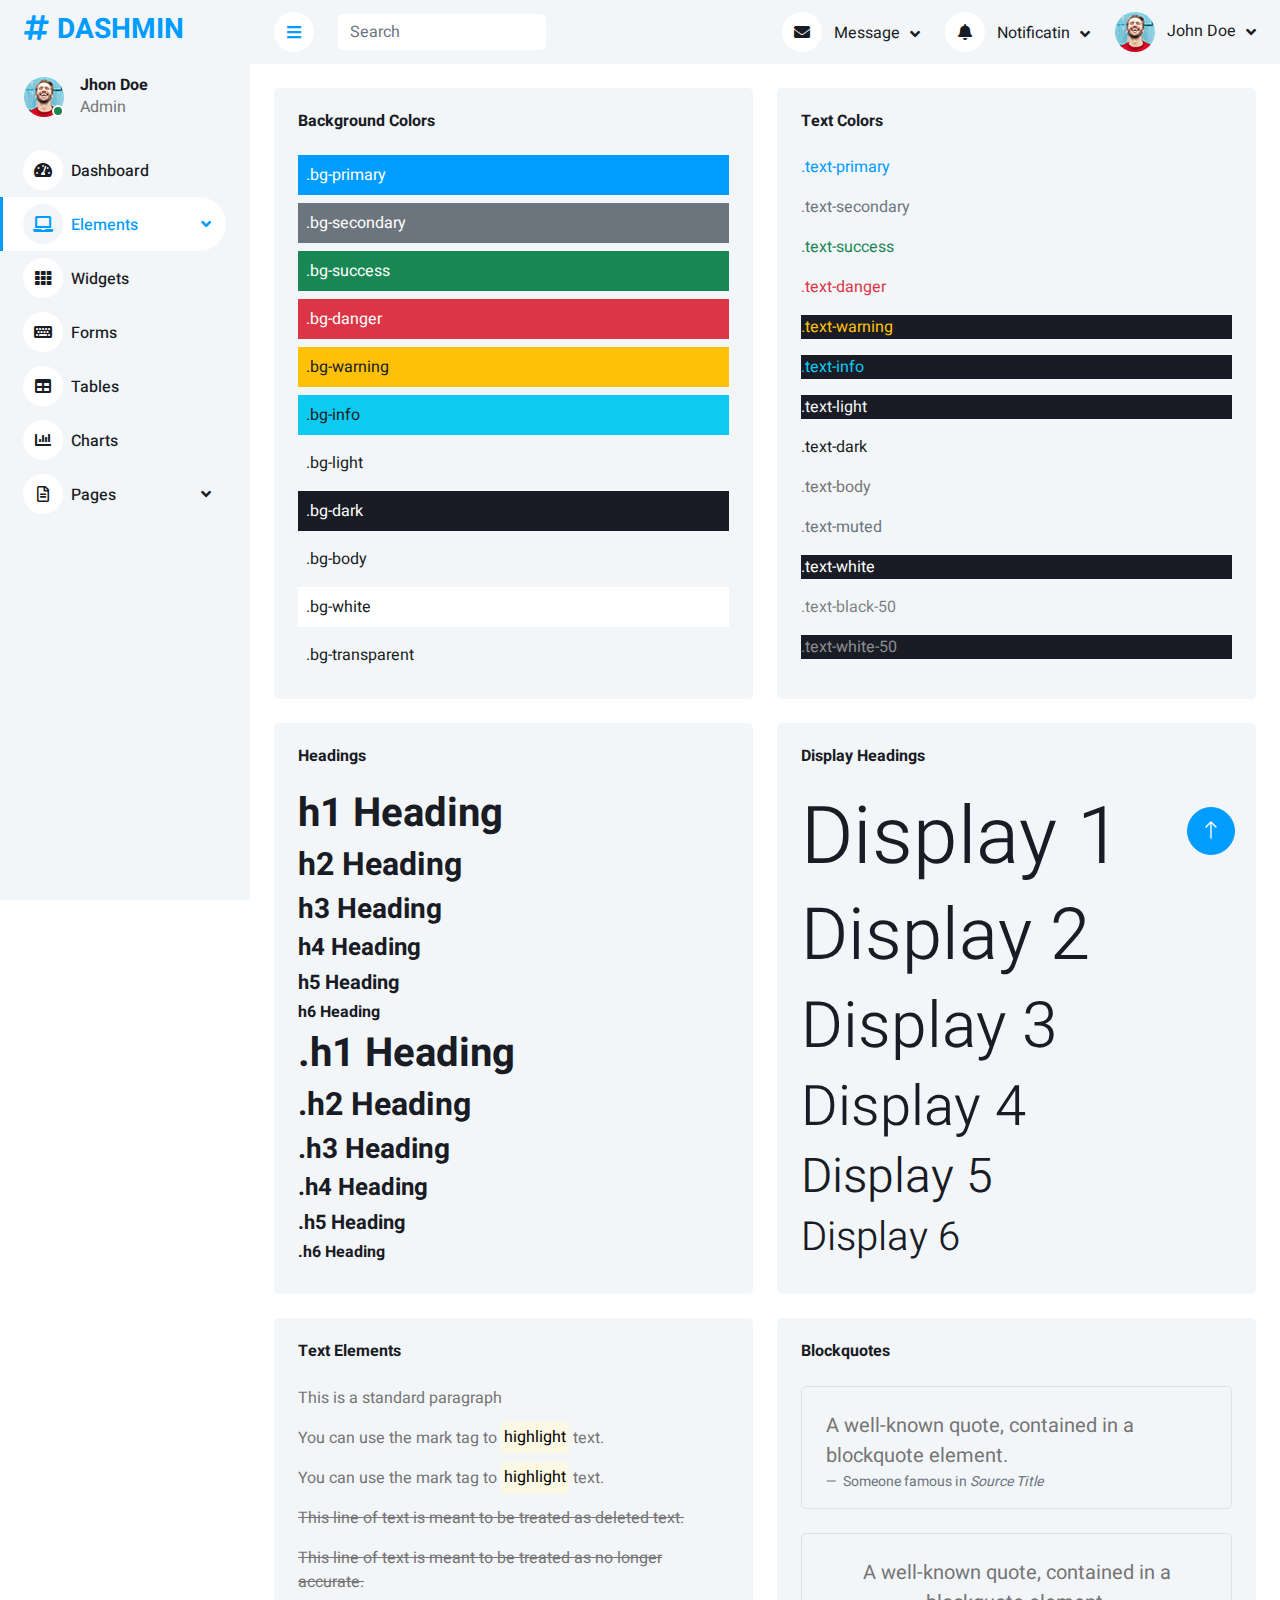
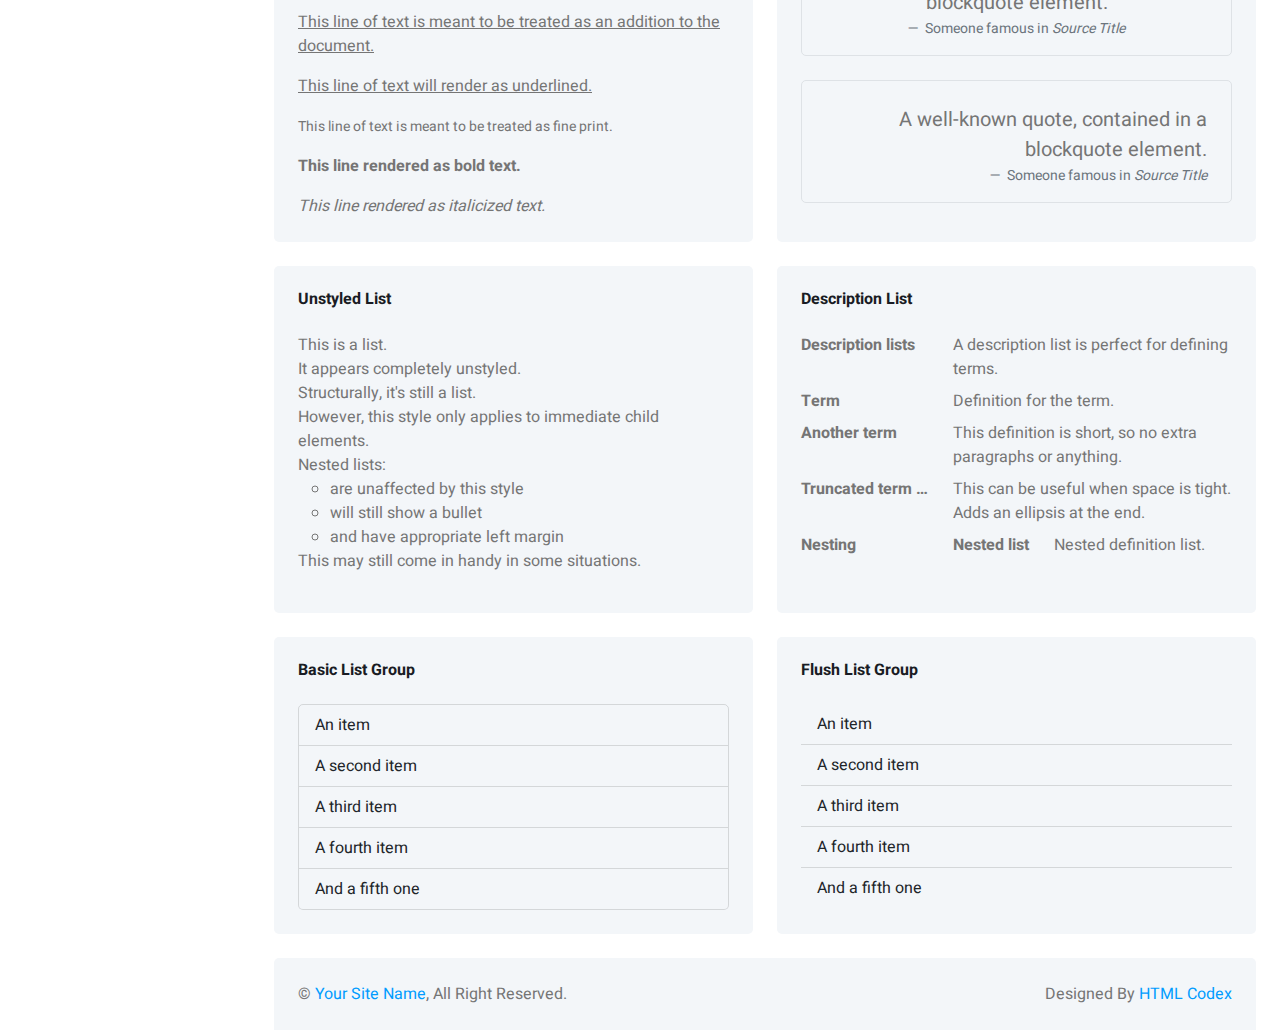
<file: RealEstate_Dapper_UI/wwwroot/dashmin-1.0.0/typography.html>
<!DOCTYPE html>
<html lang="en">

<head>
    <meta charset="utf-8">
    <title>DASHMIN - Bootstrap Admin Template</title>
    <meta content="width=device-width, initial-scale=1.0" name="viewport">
    <meta content="" name="keywords">
    <meta content="" name="description">

    <!-- Favicon -->
    <link href="img/favicon.ico" rel="icon">

    <!-- Google Web Fonts -->
    <link rel="preconnect" href="https://fonts.googleapis.com">
    <link rel="preconnect" href="https://fonts.gstatic.com" crossorigin>
    <link href="https://fonts.googleapis.com/css2?family=Heebo:wght@400;500;600;700&display=swap" rel="stylesheet">
    
    <!-- Icon Font Stylesheet -->
    <link href="https://cdnjs.cloudflare.com/ajax/libs/font-awesome/5.10.0/css/all.min.css" rel="stylesheet">
    <link href="https://cdn.jsdelivr.net/npm/bootstrap-icons@1.4.1/font/bootstrap-icons.css" rel="stylesheet">

    <!-- Libraries Stylesheet -->
    <link href="lib/owlcarousel/assets/owl.carousel.min.css" rel="stylesheet">
    <link href="lib/tempusdominus/css/tempusdominus-bootstrap-4.min.css" rel="stylesheet" />

    <!-- Customized Bootstrap Stylesheet -->
    <link href="css/bootstrap.min.css" rel="stylesheet">

    <!-- Template Stylesheet -->
    <link href="css/style.css" rel="stylesheet">
</head>

<body>
    <div class="container-xxl position-relative bg-white d-flex p-0">
        <!-- Spinner Start -->
        <div id="spinner" class="show bg-white position-fixed translate-middle w-100 vh-100 top-50 start-50 d-flex align-items-center justify-content-center">
            <div class="spinner-border text-primary" style="width: 3rem; height: 3rem;" role="status">
                <span class="sr-only">Loading...</span>
            </div>
        </div>
        <!-- Spinner End -->


        <!-- Sidebar Start -->
        <div class="sidebar pe-4 pb-3">
            <nav class="navbar bg-light navbar-light">
                <a href="index.html" class="navbar-brand mx-4 mb-3">
                    <h3 class="text-primary"><i class="fa fa-hashtag me-2"></i>DASHMIN</h3>
                </a>
                <div class="d-flex align-items-center ms-4 mb-4">
                    <div class="position-relative">
                        <img class="rounded-circle" src="img/user.jpg" alt="" style="width: 40px; height: 40px;">
                        <div class="bg-success rounded-circle border border-2 border-white position-absolute end-0 bottom-0 p-1"></div>
                    </div>
                    <div class="ms-3">
                        <h6 class="mb-0">Jhon Doe</h6>
                        <span>Admin</span>
                    </div>
                </div>
                <div class="navbar-nav w-100">
                    <a href="index.html" class="nav-item nav-link"><i class="fa fa-tachometer-alt me-2"></i>Dashboard</a>
                    <div class="nav-item dropdown">
                        <a href="#" class="nav-link dropdown-toggle active" data-bs-toggle="dropdown"><i class="fa fa-laptop me-2"></i>Elements</a>
                        <div class="dropdown-menu bg-transparent border-0">
                            <a href="button.html" class="dropdown-item">Buttons</a>
                            <a href="typography.html" class="dropdown-item active">Typography</a>
                            <a href="element.html" class="dropdown-item">Other Elements</a>
                        </div>
                    </div>
                    <a href="widget.html" class="nav-item nav-link"><i class="fa fa-th me-2"></i>Widgets</a>
                    <a href="form.html" class="nav-item nav-link"><i class="fa fa-keyboard me-2"></i>Forms</a>
                    <a href="table.html" class="nav-item nav-link"><i class="fa fa-table me-2"></i>Tables</a>
                    <a href="chart.html" class="nav-item nav-link"><i class="fa fa-chart-bar me-2"></i>Charts</a>
                    <div class="nav-item dropdown">
                        <a href="#" class="nav-link dropdown-toggle" data-bs-toggle="dropdown"><i class="far fa-file-alt me-2"></i>Pages</a>
                        <div class="dropdown-menu bg-transparent border-0">
                            <a href="signin.html" class="dropdown-item">Sign In</a>
                            <a href="signup.html" class="dropdown-item">Sign Up</a>
                            <a href="404.html" class="dropdown-item">404 Error</a>
                            <a href="blank.html" class="dropdown-item">Blank Page</a>
                        </div>
                    </div>
                </div>
            </nav>
        </div>
        <!-- Sidebar End -->


        <!-- Content Start -->
        <div class="content">
            <!-- Navbar Start -->
            <nav class="navbar navbar-expand bg-light navbar-light sticky-top px-4 py-0">
                <a href="index.html" class="navbar-brand d-flex d-lg-none me-4">
                    <h2 class="text-primary mb-0"><i class="fa fa-hashtag"></i></h2>
                </a>
                <a href="#" class="sidebar-toggler flex-shrink-0">
                    <i class="fa fa-bars"></i>
                </a>
                <form class="d-none d-md-flex ms-4">
                    <input class="form-control border-0" type="search" placeholder="Search">
                </form>
                <div class="navbar-nav align-items-center ms-auto">
                    <div class="nav-item dropdown">
                        <a href="#" class="nav-link dropdown-toggle" data-bs-toggle="dropdown">
                            <i class="fa fa-envelope me-lg-2"></i>
                            <span class="d-none d-lg-inline-flex">Message</span>
                        </a>
                        <div class="dropdown-menu dropdown-menu-end bg-light border-0 rounded-0 rounded-bottom m-0">
                            <a href="#" class="dropdown-item">
                                <div class="d-flex align-items-center">
                                    <img class="rounded-circle" src="img/user.jpg" alt="" style="width: 40px; height: 40px;">
                                    <div class="ms-2">
                                        <h6 class="fw-normal mb-0">Jhon send you a message</h6>
                                        <small>15 minutes ago</small>
                                    </div>
                                </div>
                            </a>
                            <hr class="dropdown-divider">
                            <a href="#" class="dropdown-item">
                                <div class="d-flex align-items-center">
                                    <img class="rounded-circle" src="img/user.jpg" alt="" style="width: 40px; height: 40px;">
                                    <div class="ms-2">
                                        <h6 class="fw-normal mb-0">Jhon send you a message</h6>
                                        <small>15 minutes ago</small>
                                    </div>
                                </div>
                            </a>
                            <hr class="dropdown-divider">
                            <a href="#" class="dropdown-item">
                                <div class="d-flex align-items-center">
                                    <img class="rounded-circle" src="img/user.jpg" alt="" style="width: 40px; height: 40px;">
                                    <div class="ms-2">
                                        <h6 class="fw-normal mb-0">Jhon send you a message</h6>
                                        <small>15 minutes ago</small>
                                    </div>
                                </div>
                            </a>
                            <hr class="dropdown-divider">
                            <a href="#" class="dropdown-item text-center">See all message</a>
                        </div>
                    </div>
                    <div class="nav-item dropdown">
                        <a href="#" class="nav-link dropdown-toggle" data-bs-toggle="dropdown">
                            <i class="fa fa-bell me-lg-2"></i>
                            <span class="d-none d-lg-inline-flex">Notificatin</span>
                        </a>
                        <div class="dropdown-menu dropdown-menu-end bg-light border-0 rounded-0 rounded-bottom m-0">
                            <a href="#" class="dropdown-item">
                                <h6 class="fw-normal mb-0">Profile updated</h6>
                                <small>15 minutes ago</small>
                            </a>
                            <hr class="dropdown-divider">
                            <a href="#" class="dropdown-item">
                                <h6 class="fw-normal mb-0">New user added</h6>
                                <small>15 minutes ago</small>
                            </a>
                            <hr class="dropdown-divider">
                            <a href="#" class="dropdown-item">
                                <h6 class="fw-normal mb-0">Password changed</h6>
                                <small>15 minutes ago</small>
                            </a>
                            <hr class="dropdown-divider">
                            <a href="#" class="dropdown-item text-center">See all notifications</a>
                        </div>
                    </div>
                    <div class="nav-item dropdown">
                        <a href="#" class="nav-link dropdown-toggle" data-bs-toggle="dropdown">
                            <img class="rounded-circle me-lg-2" src="img/user.jpg" alt="" style="width: 40px; height: 40px;">
                            <span class="d-none d-lg-inline-flex">John Doe</span>
                        </a>
                        <div class="dropdown-menu dropdown-menu-end bg-light border-0 rounded-0 rounded-bottom m-0">
                            <a href="#" class="dropdown-item">My Profile</a>
                            <a href="#" class="dropdown-item">Settings</a>
                            <a href="#" class="dropdown-item">Log Out</a>
                        </div>
                    </div>
                </div>
            </nav>
            <!-- Navbar End -->


            <!-- Typography Start -->
            <div class="container-fluid pt-4 px-4">
                <div class="row g-4">
                    <div class="col-sm-12 col-xl-6">
                        <div class="bg-light rounded h-100 p-4">
                            <h6 class="mb-4">Background Colors</h6>
                            <div class="p-2 mb-2 bg-primary text-white">.bg-primary</div>
                            <div class="p-2 mb-2 bg-secondary text-white">.bg-secondary</div>
                            <div class="p-2 mb-2 bg-success text-white">.bg-success</div>
                            <div class="p-2 mb-2 bg-danger text-white">.bg-danger</div>
                            <div class="p-2 mb-2 bg-warning text-dark">.bg-warning</div>
                            <div class="p-2 mb-2 bg-info text-dark">.bg-info</div>
                            <div class="p-2 mb-2 bg-light text-dark">.bg-light</div>
                            <div class="p-2 mb-2 bg-dark text-white">.bg-dark</div>
                            <div class="p-2 mb-2 bg-body text-dark">.bg-body</div>
                            <div class="p-2 mb-2 bg-white text-dark">.bg-white</div>
                            <div class="p-2 mb-0 bg-transparent text-dark">.bg-transparent</div>
                        </div>
                    </div>
                    <div class="col-sm-12 col-xl-6">
                        <div class="bg-light rounded h-100 p-4">
                            <h6 class="mb-4">Text Colors</h6>
                            <p class="text-primary">.text-primary</p>
                            <p class="text-secondary">.text-secondary</p>
                            <p class="text-success">.text-success</p>
                            <p class="text-danger">.text-danger</p>
                            <p class="text-warning bg-dark">.text-warning</p>
                            <p class="text-info bg-dark">.text-info</p>
                            <p class="text-light bg-dark">.text-light</p>
                            <p class="text-dark">.text-dark</p>
                            <p class="text-body">.text-body</p>
                            <p class="text-muted">.text-muted</p>
                            <p class="text-white bg-dark">.text-white</p>
                            <p class="text-black-50">.text-black-50</p>
                            <p class="text-white-50 bg-dark mb-0">.text-white-50</p>
                        </div>
                    </div>
                    <div class="col-sm-12 col-xl-6">
                        <div class="bg-light rounded h-100 p-4">
                            <h6 class="mb-4">Headings</h6>
                            <h1>h1 Heading</h1>
                            <h2>h2 Heading</h2>
                            <h3>h3 Heading</h3>
                            <h4>h4 Heading</h4>
                            <h5>h5 Heading</h5>
                            <h6>h6 Heading</h6>
                            <p class="h1">.h1 Heading</p>
                            <p class="h2">.h2 Heading</p>
                            <p class="h3">.h3 Heading</p>
                            <p class="h4">.h4 Heading</p>
                            <p class="h5">.h5 Heading</p>
                            <p class="h6">.h6 Heading</p>
                        </div>
                    </div>
                    <div class="col-sm-12 col-xl-6">
                        <div class="bg-light rounded h-100 p-4">
                            <h6 class="mb-4">Display Headings</h6>
                            <h1 class="display-1">Display 1</h1>
                            <h1 class="display-2">Display 2</h1>
                            <h1 class="display-3">Display 3</h1>
                            <h1 class="display-4">Display 4</h1>
                            <h1 class="display-5">Display 5</h1>
                            <h1 class="display-6 mb-0">Display 6</h1>
                        </div>
                    </div>
                    <div class="col-sm-12 col-xl-6">
                        <div class="bg-light rounded h-100 p-4">
                            <h6 class="mb-4">Text Elements</h6>
                            <p>This is a standard paragraph</p>
                            <p>You can use the mark tag to <mark>highlight</mark> text.</p>
                            <p>You can use the mark tag to <mark>highlight</mark> text.</p>
                            <p><del>This line of text is meant to be treated as deleted text.</del></p>
                            <p><s>This line of text is meant to be treated as no longer accurate.</s></p>
                            <p><ins>This line of text is meant to be treated as an addition to the document.</ins></p>
                            <p><u>This line of text will render as underlined.</u></p>
                            <p><small>This line of text is meant to be treated as fine print.</small></p>
                            <p><strong>This line rendered as bold text.</strong></p>
                            <p class="mb-0"><em>This line rendered as italicized text.</em></p>
                        </div>
                    </div>
                    <div class="col-sm-12 col-xl-6">
                        <div class="bg-light rounded h-100 p-4">
                            <h6 class="mb-4">Blockquotes</h6>
                            <div class="border rounded p-4 pb-0 mb-4">
                                <figure>
                                    <blockquote class="blockquote">
                                        <p>A well-known quote, contained in a blockquote element.</p>
                                    </blockquote>
                                    <figcaption class="blockquote-footer">
                                        Someone famous in <cite title="Source Title">Source Title</cite>
                                    </figcaption>
                                </figure>
                            </div>
                            <div class="border rounded p-4 pb-0 mb-4">
                                <figure class="text-center">
                                    <blockquote class="blockquote">
                                        <p>A well-known quote, contained in a blockquote element.</p>
                                    </blockquote>
                                    <figcaption class="blockquote-footer">
                                        Someone famous in <cite title="Source Title">Source Title</cite>
                                    </figcaption>
                                </figure>
                            </div>
                            <div class="border rounded p-4 pb-0 mb-0">
                                <figure class="text-end">
                                    <blockquote class="blockquote">
                                        <p>A well-known quote, contained in a blockquote element.</p>
                                    </blockquote>
                                    <figcaption class="blockquote-footer">
                                        Someone famous in <cite title="Source Title">Source Title</cite>
                                    </figcaption>
                                </figure>
                            </div>
                        </div>
                    </div>
                    <div class="col-sm-12 col-xl-6">
                        <div class="bg-light rounded h-100 p-4">
                            <h6 class="mb-4">Unstyled List</h6>
                            <ul class="list-unstyled mb-0">
                                <li>This is a list.</li>
                                <li>It appears completely unstyled.</li>
                                <li>Structurally, it's still a list.</li>
                                <li>However, this style only applies to immediate child elements.</li>
                                <li>Nested lists:
                                    <ul>
                                        <li>are unaffected by this style</li>
                                        <li>will still show a bullet</li>
                                        <li>and have appropriate left margin</li>
                                    </ul>
                                </li>
                                <li>This may still come in handy in some situations.</li>
                            </ul>
                        </div>
                    </div>
                    <div class="col-sm-12 col-xl-6">
                        <div class="bg-light rounded h-100 p-4">
                            <h6 class="mb-4">Description List</h6>
                            <dl class="row mb-0">
                                <dt class="col-sm-4">Description lists</dt>
                                <dd class="col-sm-8">A description list is perfect for defining terms.</dd>

                                <dt class="col-sm-4">Term</dt>
                                <dd class="col-sm-8">Definition for the term.</dd>

                                <dt class="col-sm-4">Another term</dt>
                                <dd class="col-sm-8">This definition is short, so no extra paragraphs or anything.</dd>

                                <dt class="col-sm-4 text-truncate">Truncated term is truncated</dt>
                                <dd class="col-sm-8">This can be useful when space is tight. Adds an ellipsis at the
                                    end.</dd>

                                <dt class="col-sm-4">Nesting</dt>
                                <dd class="col-sm-8">
                                    <dl class="row">
                                        <dt class="col-sm-4">Nested list</dt>
                                        <dd class="col-sm-8">Nested definition list.</dd>
                                    </dl>
                                </dd>
                            </dl>
                        </div>
                    </div>
                    <div class="col-sm-12 col-xl-6">
                        <div class="bg-light rounded h-100 p-4">
                            <h6 class="mb-4">Basic List Group</h6>
                            <ul class="list-group">
                                <li class="list-group-item bg-transparent">An item</li>
                                <li class="list-group-item bg-transparent">A second item</li>
                                <li class="list-group-item bg-transparent">A third item</li>
                                <li class="list-group-item bg-transparent">A fourth item</li>
                                <li class="list-group-item bg-transparent">And a fifth one</li>
                            </ul>
                        </div>
                    </div>
                    <div class="col-sm-12 col-xl-6">
                        <div class="bg-light rounded h-100 p-4">
                            <h6 class="mb-4">Flush List Group</h6>
                            <ul class="list-group list-group-flush">
                                <li class="list-group-item bg-transparent">An item</li>
                                <li class="list-group-item bg-transparent">A second item</li>
                                <li class="list-group-item bg-transparent">A third item</li>
                                <li class="list-group-item bg-transparent">A fourth item</li>
                                <li class="list-group-item bg-transparent">And a fifth one</li>
                            </ul>
                        </div>
                    </div>
                </div>
            </div>
            <!-- Typography End -->


            <!-- Footer Start -->
            <div class="container-fluid pt-4 px-4">
                <div class="bg-light rounded-top p-4">
                    <div class="row">
                        <div class="col-12 col-sm-6 text-center text-sm-start">
                            &copy; <a href="#">Your Site Name</a>, All Right Reserved. 
                        </div>
                        <div class="col-12 col-sm-6 text-center text-sm-end">
                            <!--/*** This template is free as long as you keep the footer author’s credit link/attribution link/backlink. If you'd like to use the template without the footer author’s credit link/attribution link/backlink, you can purchase the Credit Removal License from "https://htmlcodex.com/credit-removal". Thank you for your support. ***/-->
                            Designed By <a href="https://htmlcodex.com">HTML Codex</a>
                        </div>
                    </div>
                </div>
            </div>
            <!-- Footer End -->
        </div>
        <!-- Content End -->


        <!-- Back to Top -->
        <a href="#" class="btn btn-lg btn-primary btn-lg-square back-to-top"><i class="bi bi-arrow-up"></i></a>
    </div>

    <!-- JavaScript Libraries -->
    <script src="https://code.jquery.com/jquery-3.4.1.min.js"></script>
    <script src="https://cdn.jsdelivr.net/npm/bootstrap@5.0.0/dist/js/bootstrap.bundle.min.js"></script>
    <script src="lib/chart/chart.min.js"></script>
    <script src="lib/easing/easing.min.js"></script>
    <script src="lib/waypoints/waypoints.min.js"></script>
    <script src="lib/owlcarousel/owl.carousel.min.js"></script>
    <script src="lib/tempusdominus/js/moment.min.js"></script>
    <script src="lib/tempusdominus/js/moment-timezone.min.js"></script>
    <script src="lib/tempusdominus/js/tempusdominus-bootstrap-4.min.js"></script>

    <!-- Template Javascript -->
    <script src="js/main.js"></script>
</body>

</html>
</file>
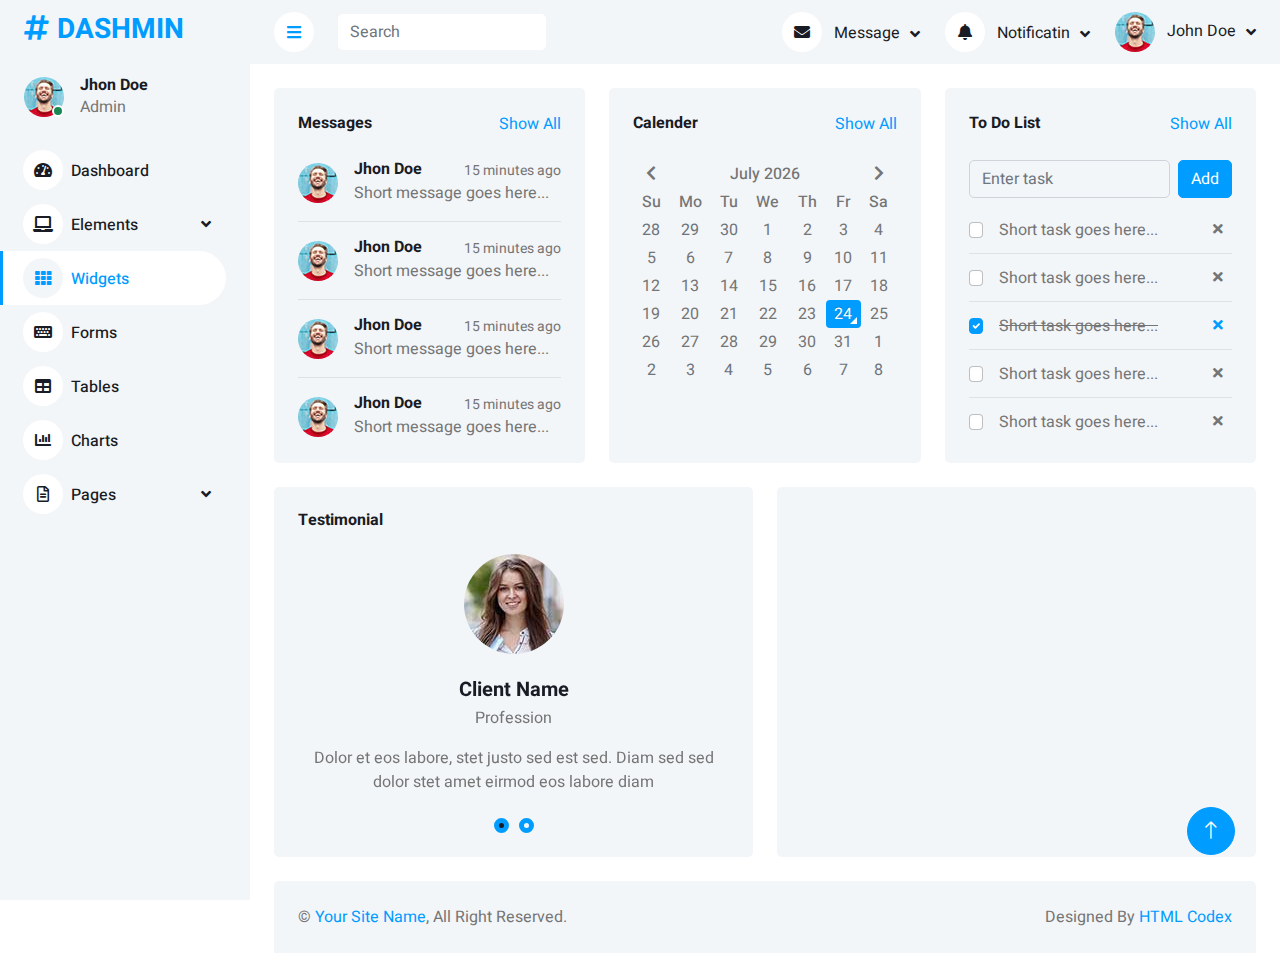
<file: RealEstate_Dapper_UI/wwwroot/dashmin-1.0.0/widget.html>
<!DOCTYPE html>
<html lang="en">

<head>
    <meta charset="utf-8">
    <title>DASHMIN - Bootstrap Admin Template</title>
    <meta content="width=device-width, initial-scale=1.0" name="viewport">
    <meta content="" name="keywords">
    <meta content="" name="description">

    <!-- Favicon -->
    <link href="img/favicon.ico" rel="icon">

    <!-- Google Web Fonts -->
    <link rel="preconnect" href="https://fonts.googleapis.com">
    <link rel="preconnect" href="https://fonts.gstatic.com" crossorigin>
    <link href="https://fonts.googleapis.com/css2?family=Heebo:wght@400;500;600;700&display=swap" rel="stylesheet">
    
    <!-- Icon Font Stylesheet -->
    <link href="https://cdnjs.cloudflare.com/ajax/libs/font-awesome/5.10.0/css/all.min.css" rel="stylesheet">
    <link href="https://cdn.jsdelivr.net/npm/bootstrap-icons@1.4.1/font/bootstrap-icons.css" rel="stylesheet">

    <!-- Libraries Stylesheet -->
    <link href="lib/owlcarousel/assets/owl.carousel.min.css" rel="stylesheet">
    <link href="lib/tempusdominus/css/tempusdominus-bootstrap-4.min.css" rel="stylesheet" />

    <!-- Customized Bootstrap Stylesheet -->
    <link href="css/bootstrap.min.css" rel="stylesheet">

    <!-- Template Stylesheet -->
    <link href="css/style.css" rel="stylesheet">
</head>

<body>
    <div class="container-xxl position-relative bg-white d-flex p-0">
        <!-- Spinner Start -->
        <div id="spinner" class="show bg-white position-fixed translate-middle w-100 vh-100 top-50 start-50 d-flex align-items-center justify-content-center">
            <div class="spinner-border text-primary" style="width: 3rem; height: 3rem;" role="status">
                <span class="sr-only">Loading...</span>
            </div>
        </div>
        <!-- Spinner End -->


        <!-- Sidebar Start -->
        <div class="sidebar pe-4 pb-3">
            <nav class="navbar bg-light navbar-light">
                <a href="index.html" class="navbar-brand mx-4 mb-3">
                    <h3 class="text-primary"><i class="fa fa-hashtag me-2"></i>DASHMIN</h3>
                </a>
                <div class="d-flex align-items-center ms-4 mb-4">
                    <div class="position-relative">
                        <img class="rounded-circle" src="img/user.jpg" alt="" style="width: 40px; height: 40px;">
                        <div class="bg-success rounded-circle border border-2 border-white position-absolute end-0 bottom-0 p-1"></div>
                    </div>
                    <div class="ms-3">
                        <h6 class="mb-0">Jhon Doe</h6>
                        <span>Admin</span>
                    </div>
                </div>
                <div class="navbar-nav w-100">
                    <a href="index.html" class="nav-item nav-link"><i class="fa fa-tachometer-alt me-2"></i>Dashboard</a>
                    <div class="nav-item dropdown">
                        <a href="#" class="nav-link dropdown-toggle" data-bs-toggle="dropdown"><i class="fa fa-laptop me-2"></i>Elements</a>
                        <div class="dropdown-menu bg-transparent border-0">
                            <a href="button.html" class="dropdown-item">Buttons</a>
                            <a href="typography.html" class="dropdown-item">Typography</a>
                            <a href="element.html" class="dropdown-item">Other Elements</a>
                        </div>
                    </div>
                    <a href="widget.html" class="nav-item nav-link active"><i class="fa fa-th me-2"></i>Widgets</a>
                    <a href="form.html" class="nav-item nav-link"><i class="fa fa-keyboard me-2"></i>Forms</a>
                    <a href="table.html" class="nav-item nav-link"><i class="fa fa-table me-2"></i>Tables</a>
                    <a href="chart.html" class="nav-item nav-link"><i class="fa fa-chart-bar me-2"></i>Charts</a>
                    <div class="nav-item dropdown">
                        <a href="#" class="nav-link dropdown-toggle" data-bs-toggle="dropdown"><i class="far fa-file-alt me-2"></i>Pages</a>
                        <div class="dropdown-menu bg-transparent border-0">
                            <a href="signin.html" class="dropdown-item">Sign In</a>
                            <a href="signup.html" class="dropdown-item">Sign Up</a>
                            <a href="404.html" class="dropdown-item">404 Error</a>
                            <a href="blank.html" class="dropdown-item">Blank Page</a>
                        </div>
                    </div>
                </div>
            </nav>
        </div>
        <!-- Sidebar End -->


        <!-- Content Start -->
        <div class="content">
            <!-- Navbar Start -->
            <nav class="navbar navbar-expand bg-light navbar-light sticky-top px-4 py-0">
                <a href="index.html" class="navbar-brand d-flex d-lg-none me-4">
                    <h2 class="text-primary mb-0"><i class="fa fa-hashtag"></i></h2>
                </a>
                <a href="#" class="sidebar-toggler flex-shrink-0">
                    <i class="fa fa-bars"></i>
                </a>
                <form class="d-none d-md-flex ms-4">
                    <input class="form-control border-0" type="search" placeholder="Search">
                </form>
                <div class="navbar-nav align-items-center ms-auto">
                    <div class="nav-item dropdown">
                        <a href="#" class="nav-link dropdown-toggle" data-bs-toggle="dropdown">
                            <i class="fa fa-envelope me-lg-2"></i>
                            <span class="d-none d-lg-inline-flex">Message</span>
                        </a>
                        <div class="dropdown-menu dropdown-menu-end bg-light border-0 rounded-0 rounded-bottom m-0">
                            <a href="#" class="dropdown-item">
                                <div class="d-flex align-items-center">
                                    <img class="rounded-circle" src="img/user.jpg" alt="" style="width: 40px; height: 40px;">
                                    <div class="ms-2">
                                        <h6 class="fw-normal mb-0">Jhon send you a message</h6>
                                        <small>15 minutes ago</small>
                                    </div>
                                </div>
                            </a>
                            <hr class="dropdown-divider">
                            <a href="#" class="dropdown-item">
                                <div class="d-flex align-items-center">
                                    <img class="rounded-circle" src="img/user.jpg" alt="" style="width: 40px; height: 40px;">
                                    <div class="ms-2">
                                        <h6 class="fw-normal mb-0">Jhon send you a message</h6>
                                        <small>15 minutes ago</small>
                                    </div>
                                </div>
                            </a>
                            <hr class="dropdown-divider">
                            <a href="#" class="dropdown-item">
                                <div class="d-flex align-items-center">
                                    <img class="rounded-circle" src="img/user.jpg" alt="" style="width: 40px; height: 40px;">
                                    <div class="ms-2">
                                        <h6 class="fw-normal mb-0">Jhon send you a message</h6>
                                        <small>15 minutes ago</small>
                                    </div>
                                </div>
                            </a>
                            <hr class="dropdown-divider">
                            <a href="#" class="dropdown-item text-center">See all message</a>
                        </div>
                    </div>
                    <div class="nav-item dropdown">
                        <a href="#" class="nav-link dropdown-toggle" data-bs-toggle="dropdown">
                            <i class="fa fa-bell me-lg-2"></i>
                            <span class="d-none d-lg-inline-flex">Notificatin</span>
                        </a>
                        <div class="dropdown-menu dropdown-menu-end bg-light border-0 rounded-0 rounded-bottom m-0">
                            <a href="#" class="dropdown-item">
                                <h6 class="fw-normal mb-0">Profile updated</h6>
                                <small>15 minutes ago</small>
                            </a>
                            <hr class="dropdown-divider">
                            <a href="#" class="dropdown-item">
                                <h6 class="fw-normal mb-0">New user added</h6>
                                <small>15 minutes ago</small>
                            </a>
                            <hr class="dropdown-divider">
                            <a href="#" class="dropdown-item">
                                <h6 class="fw-normal mb-0">Password changed</h6>
                                <small>15 minutes ago</small>
                            </a>
                            <hr class="dropdown-divider">
                            <a href="#" class="dropdown-item text-center">See all notifications</a>
                        </div>
                    </div>
                    <div class="nav-item dropdown">
                        <a href="#" class="nav-link dropdown-toggle" data-bs-toggle="dropdown">
                            <img class="rounded-circle me-lg-2" src="img/user.jpg" alt="" style="width: 40px; height: 40px;">
                            <span class="d-none d-lg-inline-flex">John Doe</span>
                        </a>
                        <div class="dropdown-menu dropdown-menu-end bg-light border-0 rounded-0 rounded-bottom m-0">
                            <a href="#" class="dropdown-item">My Profile</a>
                            <a href="#" class="dropdown-item">Settings</a>
                            <a href="#" class="dropdown-item">Log Out</a>
                        </div>
                    </div>
                </div>
            </nav>
            <!-- Navbar End -->


            <!-- Chart Start -->
            <div class="container-fluid pt-4 px-4">
                <div class="row g-4">
                    <div class="col-sm-12 col-md-6 col-xl-4">
                        <div class="h-100 bg-light rounded p-4">
                            <div class="d-flex align-items-center justify-content-between mb-2">
                                <h6 class="mb-0">Messages</h6>
                                <a href="">Show All</a>
                            </div>
                            <div class="d-flex align-items-center border-bottom py-3">
                                <img class="rounded-circle flex-shrink-0" src="img/user.jpg" alt="" style="width: 40px; height: 40px;">
                                <div class="w-100 ms-3">
                                    <div class="d-flex w-100 justify-content-between">
                                        <h6 class="mb-0">Jhon Doe</h6>
                                        <small>15 minutes ago</small>
                                    </div>
                                    <span>Short message goes here...</span>
                                </div>
                            </div>
                            <div class="d-flex align-items-center border-bottom py-3">
                                <img class="rounded-circle flex-shrink-0" src="img/user.jpg" alt="" style="width: 40px; height: 40px;">
                                <div class="w-100 ms-3">
                                    <div class="d-flex w-100 justify-content-between">
                                        <h6 class="mb-0">Jhon Doe</h6>
                                        <small>15 minutes ago</small>
                                    </div>
                                    <span>Short message goes here...</span>
                                </div>
                            </div>
                            <div class="d-flex align-items-center border-bottom py-3">
                                <img class="rounded-circle flex-shrink-0" src="img/user.jpg" alt="" style="width: 40px; height: 40px;">
                                <div class="w-100 ms-3">
                                    <div class="d-flex w-100 justify-content-between">
                                        <h6 class="mb-0">Jhon Doe</h6>
                                        <small>15 minutes ago</small>
                                    </div>
                                    <span>Short message goes here...</span>
                                </div>
                            </div>
                            <div class="d-flex align-items-center pt-3">
                                <img class="rounded-circle flex-shrink-0" src="img/user.jpg" alt="" style="width: 40px; height: 40px;">
                                <div class="w-100 ms-3">
                                    <div class="d-flex w-100 justify-content-between">
                                        <h6 class="mb-0">Jhon Doe</h6>
                                        <small>15 minutes ago</small>
                                    </div>
                                    <span>Short message goes here...</span>
                                </div>
                            </div>
                        </div>
                    </div>
                    <div class="col-sm-12 col-md-6 col-xl-4">
                        <div class="h-100 bg-light rounded p-4">
                            <div class="d-flex align-items-center justify-content-between mb-4">
                                <h6 class="mb-0">Calender</h6>
                                <a href="">Show All</a>
                            </div>
                            <div id="calender"></div>
                        </div>
                    </div>
                    <div class="col-sm-12 col-md-6 col-xl-4">
                        <div class="h-100 bg-light rounded p-4">
                            <div class="d-flex align-items-center justify-content-between mb-4">
                                <h6 class="mb-0">To Do List</h6>
                                <a href="">Show All</a>
                            </div>
                            <div class="d-flex mb-2">
                                <input class="form-control bg-transparent" type="text" placeholder="Enter task">
                                <button type="button" class="btn btn-primary ms-2">Add</button>
                            </div>
                            <div class="d-flex align-items-center border-bottom py-2">
                                <input class="form-check-input m-0" type="checkbox">
                                <div class="w-100 ms-3">
                                    <div class="d-flex w-100 align-items-center justify-content-between">
                                        <span>Short task goes here...</span>
                                        <button class="btn btn-sm"><i class="fa fa-times"></i></button>
                                    </div>
                                </div>
                            </div>
                            <div class="d-flex align-items-center border-bottom py-2">
                                <input class="form-check-input m-0" type="checkbox">
                                <div class="w-100 ms-3">
                                    <div class="d-flex w-100 align-items-center justify-content-between">
                                        <span>Short task goes here...</span>
                                        <button class="btn btn-sm"><i class="fa fa-times"></i></button>
                                    </div>
                                </div>
                            </div>
                            <div class="d-flex align-items-center border-bottom py-2">
                                <input class="form-check-input m-0" type="checkbox" checked>
                                <div class="w-100 ms-3">
                                    <div class="d-flex w-100 align-items-center justify-content-between">
                                        <span><del>Short task goes here...</del></span>
                                        <button class="btn btn-sm text-primary"><i class="fa fa-times"></i></button>
                                    </div>
                                </div>
                            </div>
                            <div class="d-flex align-items-center border-bottom py-2">
                                <input class="form-check-input m-0" type="checkbox">
                                <div class="w-100 ms-3">
                                    <div class="d-flex w-100 align-items-center justify-content-between">
                                        <span>Short task goes here...</span>
                                        <button class="btn btn-sm"><i class="fa fa-times"></i></button>
                                    </div>
                                </div>
                            </div>
                            <div class="d-flex align-items-center pt-2">
                                <input class="form-check-input m-0" type="checkbox">
                                <div class="w-100 ms-3">
                                    <div class="d-flex w-100 align-items-center justify-content-between">
                                        <span>Short task goes here...</span>
                                        <button class="btn btn-sm"><i class="fa fa-times"></i></button>
                                    </div>
                                </div>
                            </div>
                        </div>
                    </div>
                    <div class="col-sm-12 col-xl-6">
                        <div class="bg-light rounded h-100 p-4">
                            <h6 class="mb-4">Testimonial</h6>
                            <div class="owl-carousel testimonial-carousel">
                                <div class="testimonial-item text-center">
                                    <img class="img-fluid rounded-circle mx-auto mb-4" src="img/testimonial-1.jpg" style="width: 100px; height: 100px;">
                                    <h5 class="mb-1">Client Name</h5>
                                    <p>Profession</p>
                                    <p class="mb-0">Dolor et eos labore, stet justo sed est sed. Diam sed sed dolor stet amet eirmod eos labore diam</p>
                                </div>
                                <div class="testimonial-item text-center">
                                    <img class="img-fluid rounded-circle mx-auto mb-4" src="img/testimonial-2.jpg" style="width: 100px; height: 100px;">
                                    <h5 class="mb-1">Client Name</h5>
                                    <p>Profession</p>
                                    <p class="mb-0">Dolor et eos labore, stet justo sed est sed. Diam sed sed dolor stet amet eirmod eos labore diam</p>
                                </div>
                            </div>
                        </div>
                    </div>
                    <div class="col-sm-12 col-xl-6">
                        <div class="bg-light rounded h-100 p-4">
                            <iframe class="position-relative rounded w-100 h-100"
                            src="https://www.google.com/maps/embed?pb=!1m18!1m12!1m3!1d3001156.4288297426!2d-78.01371936852176!3d42.72876761954724!2m3!1f0!2f0!3f0!3m2!1i1024!2i768!4f13.1!3m3!1m2!1s0x4ccc4bf0f123a5a9%3A0xddcfc6c1de189567!2sNew%20York%2C%20USA!5e0!3m2!1sen!2sbd!4v1603794290143!5m2!1sen!2sbd"
                            frameborder="0" style="border:0;" allowfullscreen="" aria-hidden="false"
                            tabindex="0"></iframe>
                        </div>
                    </div>
                </div>
            </div>
            <!-- Chart End -->


            <!-- Footer Start -->
            <div class="container-fluid pt-4 px-4">
                <div class="bg-light rounded-top p-4">
                    <div class="row">
                        <div class="col-12 col-sm-6 text-center text-sm-start">
                            &copy; <a href="#">Your Site Name</a>, All Right Reserved. 
                        </div>
                        <div class="col-12 col-sm-6 text-center text-sm-end">
                            <!--/*** This template is free as long as you keep the footer author’s credit link/attribution link/backlink. If you'd like to use the template without the footer author’s credit link/attribution link/backlink, you can purchase the Credit Removal License from "https://htmlcodex.com/credit-removal". Thank you for your support. ***/-->
                            Designed By <a href="https://htmlcodex.com">HTML Codex</a>
                        </div>
                    </div>
                </div>
            </div>
            <!-- Footer End -->
        </div>
        <!-- Content End -->


        <!-- Back to Top -->
        <a href="#" class="btn btn-lg btn-primary btn-lg-square back-to-top"><i class="bi bi-arrow-up"></i></a>
    </div>

    <!-- JavaScript Libraries -->
    <script src="https://code.jquery.com/jquery-3.4.1.min.js"></script>
    <script src="https://cdn.jsdelivr.net/npm/bootstrap@5.0.0/dist/js/bootstrap.bundle.min.js"></script>
    <script src="lib/chart/chart.min.js"></script>
    <script src="lib/easing/easing.min.js"></script>
    <script src="lib/waypoints/waypoints.min.js"></script>
    <script src="lib/owlcarousel/owl.carousel.min.js"></script>
    <script src="lib/tempusdominus/js/moment.min.js"></script>
    <script src="lib/tempusdominus/js/moment-timezone.min.js"></script>
    <script src="lib/tempusdominus/js/tempusdominus-bootstrap-4.min.js"></script>

    <!-- Template Javascript -->
    <script src="js/main.js"></script>
</body>

</html>
</file>
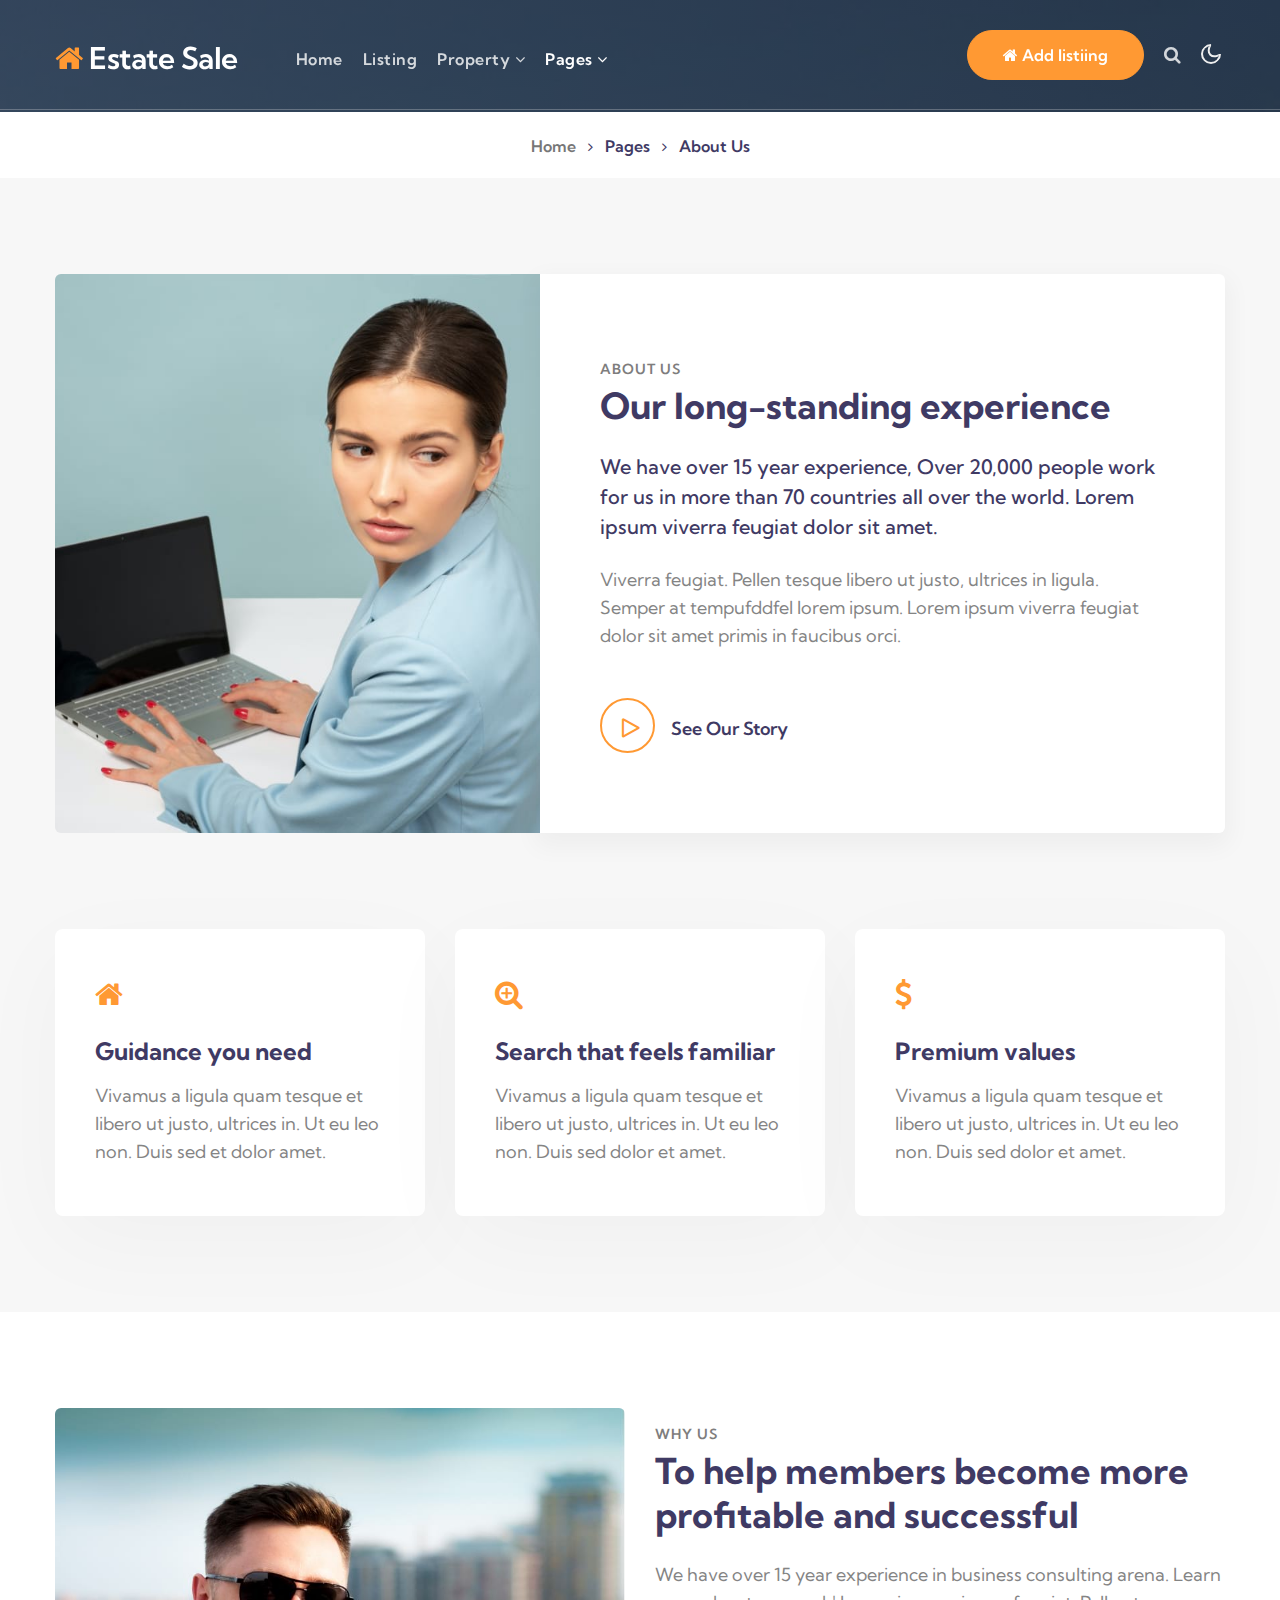
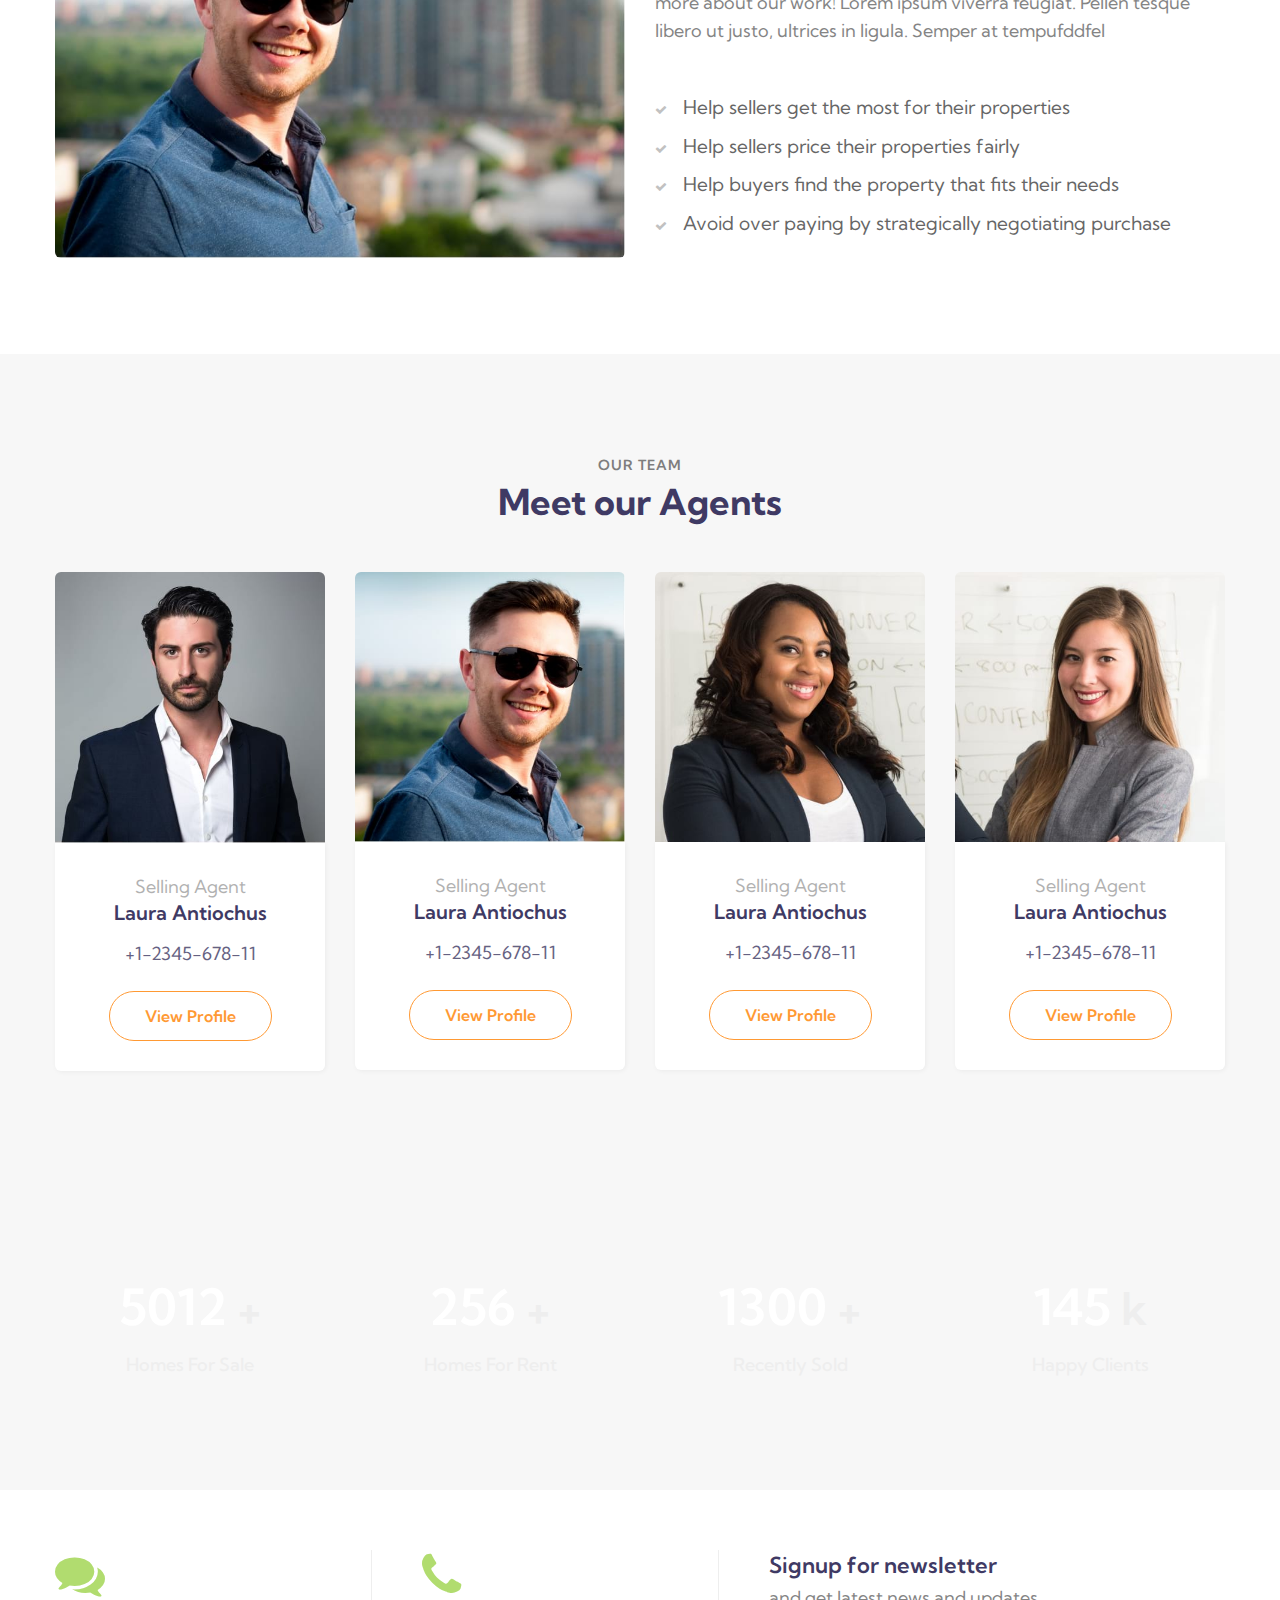
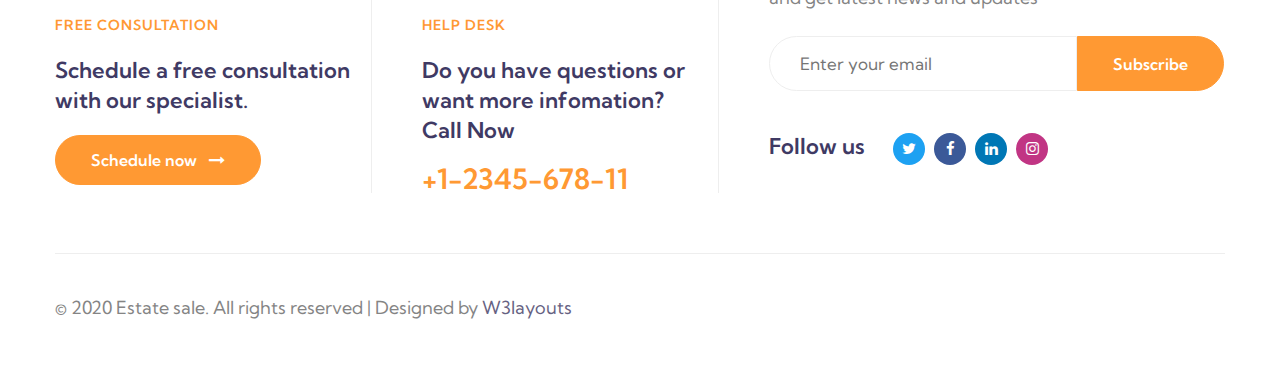
<file: RealEstate_Dapper_UI/wwwroot/starter/about.html>
<!--
Author: W3layouts
Author URL: http://w3layouts.com
-->
<!doctype html>
<html lang="en">
  <head>
    <!-- Required meta tags -->
    <meta charset="utf-8">
    <meta name="viewport" content="width=device-width, initial-scale=1, shrink-to-fit=no">

    <title>Estate sale - Real Estate Category Bootstrap Responsive Website Template - About : W3layouts</title>

    <!-- google fonts -->
    <link href="//fonts.googleapis.com/css2?family=Kumbh+Sans:wght@300;400;700&display=swap" rel="stylesheet">

    <!-- Template CSS -->
    <link rel="stylesheet" href="assets/css/style-starter.css">
  </head>
  <body>

<!--header-->
<header id="site-header" class="fixed-top">
  <div class="container">
      <nav class="navbar navbar-expand-lg stroke px-0">
          <h1> <a class="navbar-brand" href="index.html">
                  <span class="fa fa-home"></span> Estate sale
              </a></h1>
          <!-- if logo is image enable this   
  <a class="navbar-brand" href="#index.html">
      <img src="image-path" alt="Your logo" title="Your logo" style="height:35px;" />
  </a> -->
          <button class="navbar-toggler  collapsed bg-gradient" type="button" data-toggle="collapse"
              data-target="#navbarTogglerDemo02" aria-controls="navbarTogglerDemo02" aria-expanded="false"
              aria-label="Toggle navigation">
              <span class="navbar-toggler-icon fa icon-expand fa-bars"></span>
              <span class="navbar-toggler-icon fa icon-close fa-times"></span>
          </button>

          <div class="collapse navbar-collapse" id="navbarTogglerDemo02">
              <ul class="navbar-nav ml-lg-5 mr-auto">
                  <li class="nav-item @@home__active">
                      <a class="nav-link" href="index.html">Home <span class="sr-only">(current)</span></a>
                  </li>
                  <li class="nav-item @@listing__active">
                      <a class="nav-link" href="listing.html">Listing</a>
                  </li>
                  <li class="nav-item dropdown @@property__active">
                      <a class="nav-link dropdown-toggle" href="#" id="navbarDropdown" role="button"
                          data-toggle="dropdown" aria-haspopup="true" aria-expanded="false">
                          Property <span class="fa fa-angle-down"></span>
                      </a>
                      <div class="dropdown-menu" aria-labelledby="navbarDropdown">
                          <a class="dropdown-item @@ps__active" href="property-single.html">Single property</a>
                      </div>
                  </li>
                  <li class="nav-item dropdown active">
                      <a class="nav-link dropdown-toggle" href="#" id="navbarDropdown" role="button"
                          data-toggle="dropdown" aria-haspopup="true" aria-expanded="false">
                          Pages <span class="fa fa-angle-down"></span>
                      </a>
                      <div class="dropdown-menu" aria-labelledby="navbarDropdown">
                          <a class="dropdown-item active" href="about.html">About us</a>
                          <a class="dropdown-item @@contact__active" href="contact.html">Contact us</a>
                      </div>
                  </li>
              </ul>
              <div class="top-quote mt-lg-0">
                  <a href="#buytheme" class="btn btn-style btn-primary"><span class="fa fa-home"></span> Add
                      listiing</a>
              </div>
              <!--/search-right-->
              <div class="search mx-3">
                  <input class="search_box" type="checkbox" id="search_box">
                  <label class="fa fa-search" for="search_box"></label>
                  <div class="search_form">
                      <form action="error.html" method="GET">
                          <input type="text" placeholder="Search"><input type="submit" value="search">
                      </form>
                  </div>
              </div>
              <!--//search-right-->
          </div>

          <!-- toggle switch for light and dark theme -->
          <div class="mobile-position">
              <nav class="navigation">
                  <div class="theme-switch-wrapper">
                      <label class="theme-switch" for="checkbox">
                          <input type="checkbox" id="checkbox">
                          <div class="mode-container">
                              <i class="gg-sun"></i>
                              <i class="gg-moon"></i>
                          </div>
                      </label>
                  </div>
              </nav>
          </div>
          <!-- //toggle switch for light and dark theme -->
      </nav>
  </div>
</header>
<!--/header-->
<section class="w3l-about-breadcrumb">
    <div class="breadcrumb-bg breadcrumb-bg-about pt-5">
        <div class="container pt-lg-5 py-3">
        </div>
    </div>
</section>
<section class="w3l-breadcrumb">
    <div class="container">
        <ul class="breadcrumbs-custom-path">
            <li><a href="index.html">Home</a></li>
            <li class="active"><span class="fa fa-angle-right mx-2" aria-hidden="true"></span> Pages</li>
            <li class="active"><span class="fa fa-angle-right mx-2" aria-hidden="true"></span> About Us</li>
        </ul>
    </div>
</section>
<section class="w3l-index3" id="about">
    <div class="midd-w3 py-5">
        <div class="container py-lg-5 py-md-4 py-2">
            <div class="row">
                <div class="col-lg-5 pr-lg-0">
                    <div class="w3l-left-img2">
                    </div>
                </div>
                <div class="col-lg-7 pl-lg-0">
                    <div class="w3l-right-info">
                        <h6 class="title-small">About us</h6>
                        <h3 class="title-big">Our long-standing experience</h3>
                        <h5 class="mt-4">We have over 15 year experience, Over 20,000 people work for us in more than 70
                            countries all over the world.
                            Lorem ipsum viverra feugiat dolor sit amet.
                        </h5>
                        <p class="mt-4">Viverra feugiat. Pellen tesque libero ut justo,
                            ultrices in ligula. Semper at tempufddfel lorem ipsum. Lorem ipsum viverra feugiat dolor sit
                            amet primis in faucibus orci.</p>
                        <a href="#small-dialog1" class="popup-with-zoom-anim play-view d-block mt-md-5 mt-4">
                            <span class="video-play-icon">
                                <span class="fa fa-play"></span>
                            </span>
                            See Our Story
                        </a>
                        <!-- dialog itself, mfp-hide class is required to make dialog hidden -->
                        <div id="small-dialog1" class="zoom-anim-dialog mfp-hide">
                            <iframe src="https://www.youtube.com/embed/jqP3m3ElcxA" frameborder="0" allowfullscreen=""></iframe>
                        </div>
                    </div>
                </div>
            </div><div class="grids-area-hny main-cont-wthree-fea row mt-5 pt-lg-5 pt-5">
                <div class="col-lg-4 col-md-6 grids-feature">
                    <div class="area-box">
                        <span class="fa fa-home"></span>
                        <h4><a href="#feature" class="title-head">Guidance you need</a></h4>
                        <p>Vivamus a ligula quam tesque et libero ut justo, ultrices in.  Ut eu leo non. Duis sed et dolor amet.</p>
                    </div>
                </div>
                <div class="col-lg-4 col-md-6 grids-feature mt-md-0 mt-4">
                    <div class="area-box">
                        <span class="fa fa-search-plus"></span>
                        <h4><a href="#feature" class="title-head">Search that feels familiar</a></h4>
                        <p>Vivamus a ligula quam tesque et libero ut justo, ultrices in. Ut eu leo non. Duis sed dolor et amet.</p>
                    </div>
                </div>
                <div class="col-lg-4 col-md-6 grids-feature mt-lg-0 mt-4">
                    <div class="area-box">
                        <span class="fa fa-dollar"></span>
                        <h4><a href="#feature" class="title-head">Premium values</a></h4>
                        <p>Vivamus a ligula quam tesque et libero ut justo, ultrices in. Ut eu leo non. Duis sed dolor et amet.</p>
                    </div>
                </div>
            </div>
        </div>
    </div>
<section class="w3l-aboutblock2" id="why">
    <div class="midd-w3 py-5">
        <div class="container py-lg-5 py-md-4 py-2">
            <div class="row">
                <div class="col-lg-6 left-wthree-img">
                    <img src="assets/images/about.jpg" alt="" class="img-fluid radius-image" />
                </div>
                <div class="col-lg-6 mt-lg-0 mt-5 align-self">
                    <h6 class="title-small">Why us</h6>
                    <h3 class="title-big">To help members become more profitable and successful</h3>
                    <p class="mt-4">We have over 15 year experience in business consulting arena. Learn more about our work!
                        Lorem ipsum viverra feugiat. Pellen tesque libero ut justo,
                        ultrices in ligula. Semper at tempufddfel
                    </p>
                    <ul class="w3l-right-book mt-lg-5 mt-4">
                        <li><span class="fa fa-check" aria-hidden="true"></span>Help sellers get the most for their properties</li>
                        <li><span class="fa fa-check" aria-hidden="true"></span>Help sellers price their properties fairly</li>
                        <li><span class="fa fa-check" aria-hidden="true"></span>Help buyers find the property that fits their needs</li>
                        <li><span class="fa fa-check" aria-hidden="true"></span>Avoid over paying by strategically negotiating purchase</li>
                    </ul>
                </div>
            </div>
        </div>
    </div>
</section>
<div class="w3l-agentsblock py-5" id="team">
    <div class="container py-lg-5 py-md-4 py-2">
        <h6 class="title-small text-center">Our team</h6>
        <h3 class="title-big text-center mb-lg-5 mb-4">Meet our Agents</h3>
        <!-- block -->
        <div class="row">
            <div class="col-lg-3 col-sm-6 column-item">
                <div class="users_box">
                    <div class="user-avatar">
                        <a href="#agent-single" class="avatar">
                            <img src="assets/images/team1.jpg" alt="" class="img-fluid w-100 radius-image">
                        </a>
                    </div>
                    <div class="users_box_info">
                        <p class="user_position">Selling Agent</p>
                        <h4 class="user_title agent">
                            <a href="#agent-single">Laura Antiochus</a>
                        </h4>
                        <div class="user_meta user_phone">
                            <span class="phone-detail"> <a href="tel:+1-2345-678-11">+1-2345-678-11</a></span>
                        </div>
                        <a href="#agent-single" class="btn btn-outline-primary btn-style mt-4">
                            View Profile </a>
                    </div>
                </div>
            </div>
            <div class="col-lg-3 col-sm-6 column-item mt-sm-0 mt-5">
                <div class="users_box">
                    <div class="user-avatar">
                        <a href="#agent-single" class="avatar">
                            <img src="assets/images/team2.jpg" alt="" class="img-fluid w-100 radius-image">
                        </a>
                    </div>
                    <div class="users_box_info">
                        <p class="user_position">Selling Agent</p>
                        <h4 class="user_title agent">
                            <a href="#agent-single">Laura Antiochus</a>
                        </h4>
                        <div class="user_meta user_phone">
                            <span class="phone-detail"> <a href="tel:+1-2345-678-11">+1-2345-678-11</a></span>
                        </div>

                        <a href="#agent-single" class="btn btn-outline-primary btn-style mt-4">
                            View Profile </a>
                    </div>
                </div>
            </div>
            <div class="col-lg-3 col-sm-6 column-item mt-lg-0 mt-5">
                <div class="users_box">
                    <div class="user-avatar">
                        <a href="#agent-single" class="avatar">
                            <img src="assets/images/team3.jpg" alt="" class="img-fluid w-100 radius-image">
                        </a>
                    </div>
                    <div class="users_box_info">
                        <p class="user_position">Selling Agent</p>
                        <h4 class="user_title agent">
                            <a href="#agent-single">Laura Antiochus</a>
                        </h4>
                        <div class="user_meta user_phone">
                            <span class="phone-detail"> <a href="tel:+1-2345-678-11">+1-2345-678-11</a></span>
                        </div>
                        <a href="#agent-single" class="btn btn-outline-primary btn-style mt-4">
                            View Profile </a>
                    </div>
                </div>
            </div>
            <div class="col-lg-3 col-sm-6 column-item mt-lg-0 mt-5">
                <div class="users_box">
                    <div class="user-avatar">
                        <a href="#agent-single" class="avatar">
                            <img src="assets/images/team4.jpg" alt="" class="img-fluid w-100 radius-image">
                        </a>
                    </div>
                    <div class="users_box_info">
                        <p class="user_position">Selling Agent</p>
                        <h4 class="user_title agent">
                            <a href="#agent-single">Laura Antiochus</a>
                        </h4>
                        <div class="user_meta user_phone">
                            <span class="phone-detail"> <a href="tel:+1-2345-678-11">+1-2345-678-11</a></span>
                        </div>

                        <a href="#agent-single" class="btn btn-outline-primary btn-style mt-4">
                            View Profile </a>
                    </div>
                </div>
            </div>
        </div>
    </div>
</div>
<!-- stats -->
<section class="w3l-stats py-5" id="stats">
    <div class="gallery-inner container py-lg-5 py-md-4 py-2">
        <div class="row stats-con">
            <div class="col-md-3 col-6 stats_info counter_grid">
                <p class="counter">5012</p>
                <span class="plus">+</span><br>
                <h3>Homes for sale</h3>
            </div>
            <div class="col-md-3 col-6 stats_info counter_grid1">
                <p class="counter">256</p>
                <span class="plus">+</span><br>
                <h3>Homes for rent</h3>
            </div>
            <div class="col-md-3 col-6 stats_info counter_grid mt-md-0 mt-4">
                <p class="counter">1300</p>
                <span class="plus">+</span><br>
                <h3>Recently sold</h3>
            </div>
            <div class="col-md-3 col-6 stats_info counter_grid2 mt-md-0 mt-4">
                <p class="counter">145 </p>
                <span class="plus">k</span><br>
                <h3>Happy Clients </h3>
            </div>
        </div>
    </div>
</section>
<!-- //stats -->
 <!-- footers 20 -->
 <section class="w3l-footers-20">
  <div class="footers20">
    <div class="container">
      <div class="footers20-content">
        <div class="d-grid grid-col-4 grids-content">
          <div class="column">
            <a href="#url" class="link"><span class="fa fa-comments"></span></a>
            <a href="#url" class="title-small">Free consultation</a>
            <h4>Schedule a free consultation with our specialist.</h4>
            <a href="#buytheme" class="btn btn-style btn-primary"> Schedule now
              <span class="fa fa-long-arrow-right ml-2"></span> </a>
          </div>
          <div class="column">
            <a href="#url" class="link"><span class="fa fa-phone"></span></a>
            <a href="#url" class="title-small">help desk</a>
            <h4>Do you have questions or want more infomation? Call Now</h4>
            <a href="tel:+1-2345-678-11">
              <p class="contact-phone mt-2"><span class="lnr lnr-phone-handset"></span> +1-2345-678-11
              </p>
            </a>
          </div>
          <div class="column mt-lg-0 mt-md-5">
            <h4 class="mb-1">Signup for newsletter</h4>
            <p>and get latest news and updates</p>
            <form action="#" class="subscribe-form mt-4" method="post">
              <div class="form-group">
                <input type="email" name="subscribe" placeholder="Enter your email" required="">
                <button class="btn btn-style btn-primary">Subscribe</button>
              </div>
            </form>
            <ul class="footers-17_social">
              <h4 class="d-inline mr-4">Follow us</h4>
              <li><a href="#url" class="twitter"><span class="fa fa-twitter"></span></a></li>
              <li><a href="#url" class="facebook"><span class="fa fa-facebook"></span></a></li>
              <li><a href="#url" class="linkedin"><span class="fa fa-linkedin"></span></a></li>
              <li><a href="#url" class="instagram"><span class="fa fa-instagram"></span></a></li>
            </ul>
          </div>
        </div>
        <div class="d-grid grid-col-3 grids-content1 bottom-border">
          <div class="columns copyright-grid align-self">
            <p class="copy-footer-29">© 2020 Estate sale. All rights reserved | Designed by <a
                href="https://w3layouts.com">W3layouts</a></p>
          </div>
        </div>
      </div>
    </div>
  </div>
  <!-- move top -->
  <button onclick="topFunction()" id="movetop" title="Go to top">
    &#10548;
  </button>
  <script>
    // When the user scrolls down 20px from the top of the document, show the button
    window.onscroll = function () {
      scrollFunction()
    };

    function scrollFunction() {
      if (document.body.scrollTop > 20 || document.documentElement.scrollTop > 20) {
        document.getElementById("movetop").style.display = "block";
      } else {
        document.getElementById("movetop").style.display = "none";
      }
    }

    // When the user clicks on the button, scroll to the top of the document
    function topFunction() {
      document.body.scrollTop = 0;
      document.documentElement.scrollTop = 0;
    }
  </script>
  <!-- /move top -->
</section>

<!-- jQuery and Bootstrap JS -->
<script src="assets/js/jquery-3.3.1.min.js"></script>

<script src="assets/js/theme-change.js"></script><!-- theme switch js (light and dark)-->

<!-- stats number counter-->
<script src="assets/js/jquery.waypoints.min.js"></script>
<script src="assets/js/jquery.countup.js"></script>
<script>
  $('.counter').countUp();
</script>
<!-- //stats number counter -->

<!-- owlcarousel -->
<script src="assets/js/owl.carousel.js"></script>
<!-- script for blog post slider -->
<script>
  $(document).ready(function () {
    $('.owl-blog').owlCarousel({
      loop: true,
      margin: 30,
      nav: false,
      responsiveClass: true,
      autoplay: false,
      autoplayTimeout: 5000,
      autoplaySpeed: 1000,
      autoplayHoverPause: false,
      responsive: {
        0: {
          items: 1,
          nav: true
        },
        480: {
          items: 1,
          nav: true
        },
        700: {
          items: 1,
          nav: true
        },
        1090: {
          items: 1,
          nav: true
        }
      }
    })
  })
</script>
<!-- //script for blog post slider -->

<!-- script for tesimonials carousel slider -->
<script>
  $(document).ready(function () {
    $("#owl-demo1").owlCarousel({
      loop: true,
      nav: false,
      margin: 50,
      responsiveClass: true,
      responsive: {
        0: {
          items: 1,
          nav: false
        },
        736: {
          items: 1,
          nav: false
        }
      }
    })
  })
</script>
<!-- //script for tesimonials carousel slider -->

<script src="assets/js/jquery.magnific-popup.min.js"></script>
<script>
  $(document).ready(function () {
    $('.popup-with-zoom-anim').magnificPopup({
      type: 'inline',

      fixedContentPos: false,
      fixedBgPos: true,

      overflowY: 'auto',

      closeBtnInside: true,
      preloader: false,

      midClick: true,
      removalDelay: 300,
      mainClass: 'my-mfp-zoom-in'
    });

    $('.popup-with-move-anim').magnificPopup({
      type: 'inline',

      fixedContentPos: false,
      fixedBgPos: true,

      overflowY: 'auto',

      closeBtnInside: true,
      preloader: false,

      midClick: true,
      removalDelay: 300,
      mainClass: 'my-mfp-slide-bottom'
    });
  });
</script>

<!-- disable body scroll which navbar is in active -->
<script>
  $(function () {
    $('.navbar-toggler').click(function () {
      $('body').toggleClass('noscroll');
    })
  });
</script>
<!-- disable body scroll which navbar is in active -->

<!-- MENU-JS -->
<script>
  $(window).on("scroll", function () {
    var scroll = $(window).scrollTop();

    if (scroll >= 80) {
      $("#site-header").addClass("nav-fixed");
    } else {
      $("#site-header").removeClass("nav-fixed");
    }
  });

  //Main navigation Active Class Add Remove
  $(".navbar-toggler").on("click", function () {
    $("header").toggleClass("active");
  });
  $(document).on("ready", function () {
    if ($(window).width() > 991) {
      $("header").removeClass("active");
    }
    $(window).on("resize", function () {
      if ($(window).width() > 991) {
        $("header").removeClass("active");
      }
    });
  });
</script>
<!-- //MENU-JS -->

<!-- bootstrap -->
<script src="assets/js/bootstrap.min.js"></script>

</body>

</html>
</file>
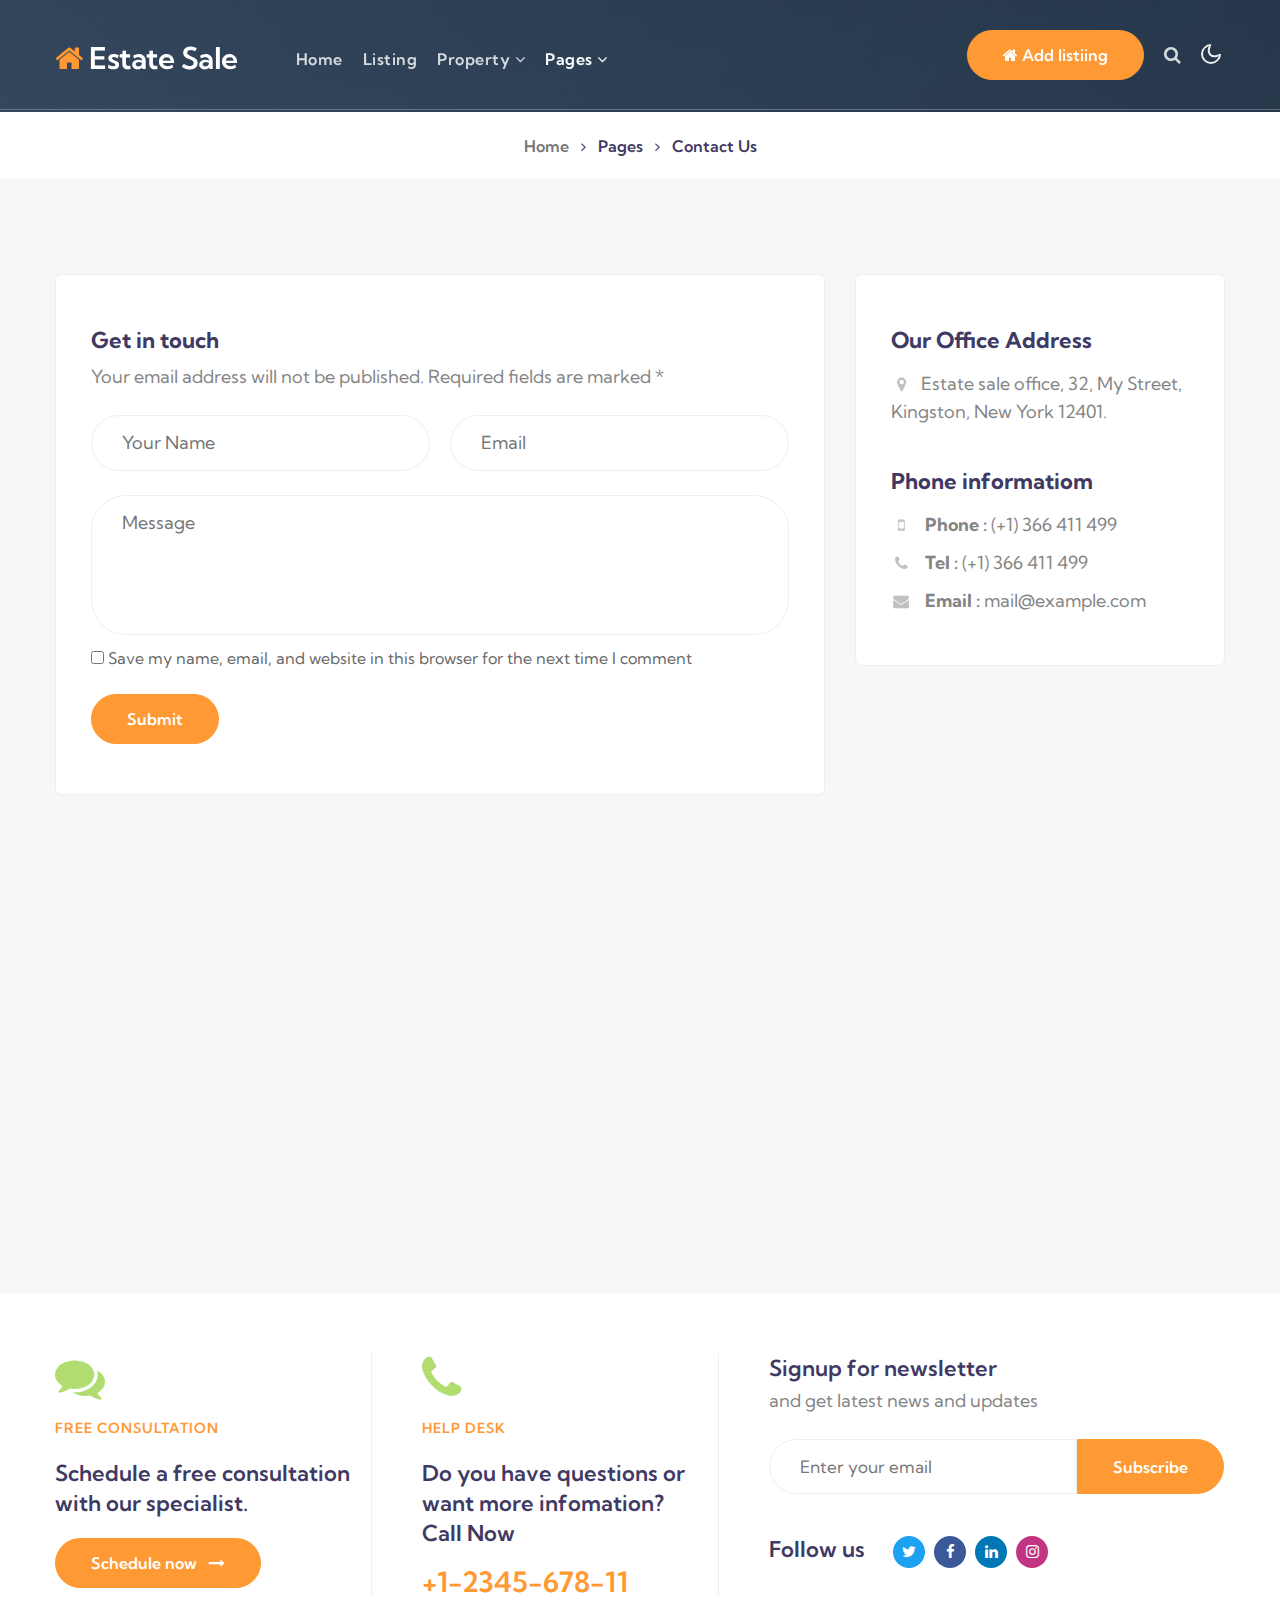
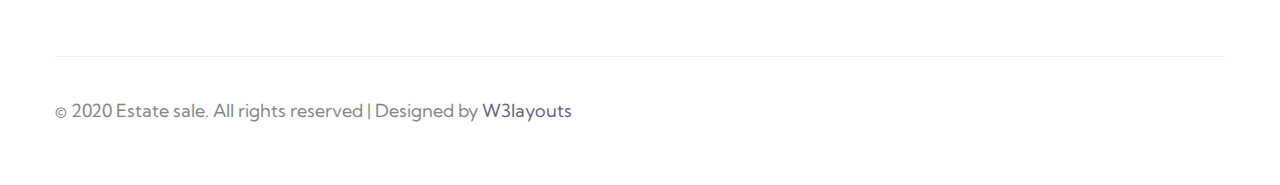
<file: RealEstate_Dapper_UI/wwwroot/starter/contact.html>
<!--
Author: W3layouts
Author URL: http://w3layouts.com
-->
<!doctype html>
<html lang="en">
  <head>
    <!-- Required meta tags -->
    <meta charset="utf-8">
    <meta name="viewport" content="width=device-width, initial-scale=1, shrink-to-fit=no">

    <title>Estate sale - Real Estate Category Bootstrap Responsive Website Template - Contact : W3layouts</title>

    <!-- google fonts -->
    <link href="//fonts.googleapis.com/css2?family=Kumbh+Sans:wght@300;400;700&display=swap" rel="stylesheet">

    <!-- Template CSS -->
    <link rel="stylesheet" href="assets/css/style-starter.css">
  </head>
  <body>

<!--header-->
<header id="site-header" class="fixed-top">
  <div class="container">
      <nav class="navbar navbar-expand-lg stroke px-0">
          <h1> <a class="navbar-brand" href="index.html">
                  <span class="fa fa-home"></span> Estate sale
              </a></h1>
          <!-- if logo is image enable this   
  <a class="navbar-brand" href="#index.html">
      <img src="image-path" alt="Your logo" title="Your logo" style="height:35px;" />
  </a> -->
          <button class="navbar-toggler  collapsed bg-gradient" type="button" data-toggle="collapse"
              data-target="#navbarTogglerDemo02" aria-controls="navbarTogglerDemo02" aria-expanded="false"
              aria-label="Toggle navigation">
              <span class="navbar-toggler-icon fa icon-expand fa-bars"></span>
              <span class="navbar-toggler-icon fa icon-close fa-times"></span>
          </button>

          <div class="collapse navbar-collapse" id="navbarTogglerDemo02">
              <ul class="navbar-nav ml-lg-5 mr-auto">
                  <li class="nav-item @@home__active">
                      <a class="nav-link" href="index.html">Home <span class="sr-only">(current)</span></a>
                  </li>
                  <li class="nav-item @@listing__active">
                      <a class="nav-link" href="listing.html">Listing</a>
                  </li>
                  <li class="nav-item dropdown @@property__active">
                      <a class="nav-link dropdown-toggle" href="#" id="navbarDropdown" role="button"
                          data-toggle="dropdown" aria-haspopup="true" aria-expanded="false">
                          Property <span class="fa fa-angle-down"></span>
                      </a>
                      <div class="dropdown-menu" aria-labelledby="navbarDropdown">
                          <a class="dropdown-item @@ps__active" href="property-single.html">Single property</a>
                      </div>
                  </li>
                  <li class="nav-item dropdown active">
                      <a class="nav-link dropdown-toggle" href="#" id="navbarDropdown" role="button"
                          data-toggle="dropdown" aria-haspopup="true" aria-expanded="false">
                          Pages <span class="fa fa-angle-down"></span>
                      </a>
                      <div class="dropdown-menu" aria-labelledby="navbarDropdown">
                          <a class="dropdown-item @@about__active" href="about.html">About us</a>
                          <a class="dropdown-item active" href="contact.html">Contact us</a>
                      </div>
                  </li>
              </ul>
              <div class="top-quote mt-lg-0">
                  <a href="#buytheme" class="btn btn-style btn-primary"><span class="fa fa-home"></span> Add
                      listiing</a>
              </div>
              <!--/search-right-->
              <div class="search mx-3">
                  <input class="search_box" type="checkbox" id="search_box">
                  <label class="fa fa-search" for="search_box"></label>
                  <div class="search_form">
                      <form action="error.html" method="GET">
                          <input type="text" placeholder="Search"><input type="submit" value="search">
                      </form>
                  </div>
              </div>
              <!--//search-right-->
          </div>

          <!-- toggle switch for light and dark theme -->
          <div class="mobile-position">
              <nav class="navigation">
                  <div class="theme-switch-wrapper">
                      <label class="theme-switch" for="checkbox">
                          <input type="checkbox" id="checkbox">
                          <div class="mode-container">
                              <i class="gg-sun"></i>
                              <i class="gg-moon"></i>
                          </div>
                      </label>
                  </div>
              </nav>
          </div>
          <!-- //toggle switch for light and dark theme -->
      </nav>
  </div>
</header>
<!--/header-->
<section class="w3l-about-breadcrumb">
    <div class="breadcrumb-bg breadcrumb-bg-about pt-5">
        <div class="container pt-lg-5 py-3">
        </div>
    </div>
</section>
<section class="w3l-breadcrumb">
    <div class="container">
        <ul class="breadcrumbs-custom-path">
            <li><a href="index.html">Home</a></li>
            <li class="active"><span class="fa fa-angle-right mx-2" aria-hidden="true"></span> Pages</li>
            <li class="active"><span class="fa fa-angle-right mx-2" aria-hidden="true"></span> Contact Us</li>
        </ul>
    </div>
</section>
<!-- contacts -->
<section class="w3l-contact-7 pt-5" id="contact">
    <div class="contacts-9 pt-lg-5 pt-md-4">
        <div class="container">
            <div class="top-map">
                <div class="row map-content-9">
                    <div class="col-lg-8">
                        <div class="contact-form">
                            <h5 class="mb-2">Get in touch</h5>
                            <p class="mb-4">Your email address will not be published. Required fields are marked *</p>
                            <form action="https://sendmail.w3layouts.com/submitForm" method="post" class="">
                                <div class="form-grid">
                                    <div class="input-field">
                                        <input type="text" name="w3lName" id="w3lName" placeholder="Your Name"
                                            required="">
                                    </div>
                                    <div class="input-field">
                                        <input type="email" name="w3lSender" id="w3lSender" placeholder="Email"
                                            required="">
                                    </div>
                                </div>
                                <div class="input-field mt-4">
                                    <textarea name="w3lMessage" id="w3lMessage" placeholder="Message"></textarea>
                                </div>
                                <input type="checkbox"> <label>Save my name, email, and website in this
                                    browser for the next time I comment</label>
                                <button type="submit" class="btn btn-primary btn-style mt-3">Submit</button>
                            </form>
                        </div>
                    </div>
                    <div class="col-lg-4 cont-details">
                        <address>
                            <h5 class="">Our Office Address</h5>
                            <p><span class="fa fa-map-marker"></span>Estate sale office, 32, My Street, Kingston,
                                New York 12401. </p>

                            <h5 class="mt-4 pt-lg-3">Phone informatiom</h5>
                            <p><span class="fa fa-mobile"></span> <strong>Phone :</strong>
                                <a href="tel:+1(12) 366 411 4999"> (+1) 366 411 499</a></p>

                            <p><span class="fa fa-phone"></span> <strong>Tel :</strong>
                                <a href="tel:+1(12) 366 411 4999"> (+1) 366 411 499</a></p>

                            <p> <span class="fa fa-envelope"></span> <strong>Email :</strong>
                                <a href="mailto:mail@example.com"> mail@example.com</a></p>
                        </address>
                    </div>
                </div>
            </div>
        </div>
        <div class="map mt-5">
            <iframe
                src="https://www.google.com/maps/embed?pb=!1m18!1m12!1m3!1d387190.2895687731!2d-74.26055986835598!3d40.697668402590374!2m3!1f0!2f0!3f0!3m2!1i1024!2i768!4f13.1!3m3!1m2!1s0x89c24fa5d33f083b%3A0xc80b8f06e177fe62!2sNew+York%2C+NY%2C+USA!5e0!3m2!1sen!2sin!4v1562582305883!5m2!1sen!2sin"
                frameborder="0" style="border:0" allowfullscreen=""></iframe>
        </div>
    </div>
</section>
<!-- //contacts -->
 <!-- footers 20 -->
 <section class="w3l-footers-20">
  <div class="footers20">
    <div class="container">
      <div class="footers20-content">
        <div class="d-grid grid-col-4 grids-content">
          <div class="column">
            <a href="#url" class="link"><span class="fa fa-comments"></span></a>
            <a href="#url" class="title-small">Free consultation</a>
            <h4>Schedule a free consultation with our specialist.</h4>
            <a href="#buytheme" class="btn btn-style btn-primary"> Schedule now
              <span class="fa fa-long-arrow-right ml-2"></span> </a>
          </div>
          <div class="column">
            <a href="#url" class="link"><span class="fa fa-phone"></span></a>
            <a href="#url" class="title-small">help desk</a>
            <h4>Do you have questions or want more infomation? Call Now</h4>
            <a href="tel:+1-2345-678-11">
              <p class="contact-phone mt-2"><span class="lnr lnr-phone-handset"></span> +1-2345-678-11
              </p>
            </a>
          </div>
          <div class="column mt-lg-0 mt-md-5">
            <h4 class="mb-1">Signup for newsletter</h4>
            <p>and get latest news and updates</p>
            <form action="#" class="subscribe-form mt-4" method="post">
              <div class="form-group">
                <input type="email" name="subscribe" placeholder="Enter your email" required="">
                <button class="btn btn-style btn-primary">Subscribe</button>
              </div>
            </form>
            <ul class="footers-17_social">
              <h4 class="d-inline mr-4">Follow us</h4>
              <li><a href="#url" class="twitter"><span class="fa fa-twitter"></span></a></li>
              <li><a href="#url" class="facebook"><span class="fa fa-facebook"></span></a></li>
              <li><a href="#url" class="linkedin"><span class="fa fa-linkedin"></span></a></li>
              <li><a href="#url" class="instagram"><span class="fa fa-instagram"></span></a></li>
            </ul>
          </div>
        </div>
        <div class="d-grid grid-col-3 grids-content1 bottom-border">
          <div class="columns copyright-grid align-self">
            <p class="copy-footer-29">© 2020 Estate sale. All rights reserved | Designed by <a
                href="https://w3layouts.com">W3layouts</a></p>
          </div>
        </div>
      </div>
    </div>
  </div>
  <!-- move top -->
  <button onclick="topFunction()" id="movetop" title="Go to top">
    &#10548;
  </button>
  <script>
    // When the user scrolls down 20px from the top of the document, show the button
    window.onscroll = function () {
      scrollFunction()
    };

    function scrollFunction() {
      if (document.body.scrollTop > 20 || document.documentElement.scrollTop > 20) {
        document.getElementById("movetop").style.display = "block";
      } else {
        document.getElementById("movetop").style.display = "none";
      }
    }

    // When the user clicks on the button, scroll to the top of the document
    function topFunction() {
      document.body.scrollTop = 0;
      document.documentElement.scrollTop = 0;
    }
  </script>
  <!-- /move top -->
</section>

<!-- jQuery and Bootstrap JS -->
<script src="assets/js/jquery-3.3.1.min.js"></script>

<script src="assets/js/theme-change.js"></script><!-- theme switch js (light and dark)-->

<!-- stats number counter-->
<script src="assets/js/jquery.waypoints.min.js"></script>
<script src="assets/js/jquery.countup.js"></script>
<script>
  $('.counter').countUp();
</script>
<!-- //stats number counter -->

<!-- owlcarousel -->
<script src="assets/js/owl.carousel.js"></script>
<!-- script for blog post slider -->
<script>
  $(document).ready(function () {
    $('.owl-blog').owlCarousel({
      loop: true,
      margin: 30,
      nav: false,
      responsiveClass: true,
      autoplay: false,
      autoplayTimeout: 5000,
      autoplaySpeed: 1000,
      autoplayHoverPause: false,
      responsive: {
        0: {
          items: 1,
          nav: true
        },
        480: {
          items: 1,
          nav: true
        },
        700: {
          items: 1,
          nav: true
        },
        1090: {
          items: 1,
          nav: true
        }
      }
    })
  })
</script>
<!-- //script for blog post slider -->

<!-- script for tesimonials carousel slider -->
<script>
  $(document).ready(function () {
    $("#owl-demo1").owlCarousel({
      loop: true,
      nav: false,
      margin: 50,
      responsiveClass: true,
      responsive: {
        0: {
          items: 1,
          nav: false
        },
        736: {
          items: 1,
          nav: false
        }
      }
    })
  })
</script>
<!-- //script for tesimonials carousel slider -->

<script src="assets/js/jquery.magnific-popup.min.js"></script>
<script>
  $(document).ready(function () {
    $('.popup-with-zoom-anim').magnificPopup({
      type: 'inline',

      fixedContentPos: false,
      fixedBgPos: true,

      overflowY: 'auto',

      closeBtnInside: true,
      preloader: false,

      midClick: true,
      removalDelay: 300,
      mainClass: 'my-mfp-zoom-in'
    });

    $('.popup-with-move-anim').magnificPopup({
      type: 'inline',

      fixedContentPos: false,
      fixedBgPos: true,

      overflowY: 'auto',

      closeBtnInside: true,
      preloader: false,

      midClick: true,
      removalDelay: 300,
      mainClass: 'my-mfp-slide-bottom'
    });
  });
</script>

<!-- disable body scroll which navbar is in active -->
<script>
  $(function () {
    $('.navbar-toggler').click(function () {
      $('body').toggleClass('noscroll');
    })
  });
</script>
<!-- disable body scroll which navbar is in active -->

<!-- MENU-JS -->
<script>
  $(window).on("scroll", function () {
    var scroll = $(window).scrollTop();

    if (scroll >= 80) {
      $("#site-header").addClass("nav-fixed");
    } else {
      $("#site-header").removeClass("nav-fixed");
    }
  });

  //Main navigation Active Class Add Remove
  $(".navbar-toggler").on("click", function () {
    $("header").toggleClass("active");
  });
  $(document).on("ready", function () {
    if ($(window).width() > 991) {
      $("header").removeClass("active");
    }
    $(window).on("resize", function () {
      if ($(window).width() > 991) {
        $("header").removeClass("active");
      }
    });
  });
</script>
<!-- //MENU-JS -->

<!-- bootstrap -->
<script src="assets/js/bootstrap.min.js"></script>

</body>

</html>
</file>
<file: RealEstate_Dapper_UI/wwwroot/dashmin-1.0.0/css/style.css>
/********** Template CSS **********/
:root {
    --primary: #009CFF;
    --light: #F3F6F9;
    --dark: #191C24;
}

.back-to-top {
    position: fixed;
    display: none;
    right: 45px;
    bottom: 45px;
    z-index: 99;
}


/*** Spinner ***/
#spinner {
    opacity: 0;
    visibility: hidden;
    transition: opacity .5s ease-out, visibility 0s linear .5s;
    z-index: 99999;
}

#spinner.show {
    transition: opacity .5s ease-out, visibility 0s linear 0s;
    visibility: visible;
    opacity: 1;
}


/*** Button ***/
.btn {
    transition: .5s;
}

.btn.btn-primary {
    color: #FFFFFF;
}

.btn-square {
    width: 38px;
    height: 38px;
}

.btn-sm-square {
    width: 32px;
    height: 32px;
}

.btn-lg-square {
    width: 48px;
    height: 48px;
}

.btn-square,
.btn-sm-square,
.btn-lg-square {
    padding: 0;
    display: inline-flex;
    align-items: center;
    justify-content: center;
    font-weight: normal;
    border-radius: 50px;
}


/*** Layout ***/
.sidebar {
    position: fixed;
    top: 0;
    left: 0;
    bottom: 0;
    width: 250px;
    height: 100vh;
    overflow-y: auto;
    background: var(--light);
    transition: 0.5s;
    z-index: 999;
}

.content {
    margin-left: 250px;
    min-height: 100vh;
    background: #FFFFFF;
    transition: 0.5s;
}

@media (min-width: 992px) {
    .sidebar {
        margin-left: 0;
    }

    .sidebar.open {
        margin-left: -250px;
    }

    .content {
        width: calc(100% - 250px);
    }

    .content.open {
        width: 100%;
        margin-left: 0;
    }
}

@media (max-width: 991.98px) {
    .sidebar {
        margin-left: -250px;
    }

    .sidebar.open {
        margin-left: 0;
    }

    .content {
        width: 100%;
        margin-left: 0;
    }
}


/*** Navbar ***/
.sidebar .navbar .navbar-nav .nav-link {
    padding: 7px 20px;
    color: var(--dark);
    font-weight: 500;
    border-left: 3px solid var(--light);
    border-radius: 0 30px 30px 0;
    outline: none;
}

.sidebar .navbar .navbar-nav .nav-link:hover,
.sidebar .navbar .navbar-nav .nav-link.active {
    color: var(--primary);
    background: #FFFFFF;
    border-color: var(--primary);
}

.sidebar .navbar .navbar-nav .nav-link i {
    width: 40px;
    height: 40px;
    display: inline-flex;
    align-items: center;
    justify-content: center;
    background: #FFFFFF;
    border-radius: 40px;
}

.sidebar .navbar .navbar-nav .nav-link:hover i,
.sidebar .navbar .navbar-nav .nav-link.active i {
    background: var(--light);
}

.sidebar .navbar .dropdown-toggle::after {
    position: absolute;
    top: 15px;
    right: 15px;
    border: none;
    content: "\f107";
    font-family: "Font Awesome 5 Free";
    font-weight: 900;
    transition: .5s;
}

.sidebar .navbar .dropdown-toggle[aria-expanded=true]::after {
    transform: rotate(-180deg);
}

.sidebar .navbar .dropdown-item {
    padding-left: 25px;
    border-radius: 0 30px 30px 0;
}

.content .navbar .navbar-nav .nav-link {
    margin-left: 25px;
    padding: 12px 0;
    color: var(--dark);
    outline: none;
}

.content .navbar .navbar-nav .nav-link:hover,
.content .navbar .navbar-nav .nav-link.active {
    color: var(--primary);
}

.content .navbar .sidebar-toggler,
.content .navbar .navbar-nav .nav-link i {
    width: 40px;
    height: 40px;
    display: inline-flex;
    align-items: center;
    justify-content: center;
    background: #FFFFFF;
    border-radius: 40px;
}

.content .navbar .dropdown-toggle::after {
    margin-left: 6px;
    vertical-align: middle;
    border: none;
    content: "\f107";
    font-family: "Font Awesome 5 Free";
    font-weight: 900;
    transition: .5s;
}

.content .navbar .dropdown-toggle[aria-expanded=true]::after {
    transform: rotate(-180deg);
}

@media (max-width: 575.98px) {
    .content .navbar .navbar-nav .nav-link {
        margin-left: 15px;
    }
}


/*** Date Picker ***/
.bootstrap-datetimepicker-widget.bottom {
    top: auto !important;
}

.bootstrap-datetimepicker-widget .table * {
    border-bottom-width: 0px;
}

.bootstrap-datetimepicker-widget .table th {
    font-weight: 500;
}

.bootstrap-datetimepicker-widget.dropdown-menu {
    padding: 10px;
    border-radius: 2px;
}

.bootstrap-datetimepicker-widget table td.active,
.bootstrap-datetimepicker-widget table td.active:hover {
    background: var(--primary);
}

.bootstrap-datetimepicker-widget table td.today::before {
    border-bottom-color: var(--primary);
}


/*** Testimonial ***/
.progress .progress-bar {
    width: 0px;
    transition: 2s;
}


/*** Testimonial ***/
.testimonial-carousel .owl-dots {
    margin-top: 24px;
    display: flex;
    align-items: flex-end;
    justify-content: center;
}

.testimonial-carousel .owl-dot {
    position: relative;
    display: inline-block;
    margin: 0 5px;
    width: 15px;
    height: 15px;
    border: 5px solid var(--primary);
    border-radius: 15px;
    transition: .5s;
}

.testimonial-carousel .owl-dot.active {
    background: var(--dark);
    border-color: var(--primary);
}
</file>
<file: RealEstate_Dapper_UI/wwwroot/starter/assets/css/style-starter.css>
@charset "UTF-8";
/*--
Author: W3layouts
Author URL: http://w3layouts.com
--*/
/*!
 * Bootstrap v4.4.1 (https://getbootstrap.com/)
 * Copyright 2011-2019 The Bootstrap Authors
 * Copyright 2011-2019 Twitter, Inc.
 * Licensed under MIT (https://github.com/twbs/bootstrap/blob/master/LICENSE)
 */
:root {
  --blue: #007bff;
  --indigo: #6610f2;
  --purple: #6f42c1;
  --pink: #e83e8c;
  --red: #dc3545;
  --orange: #fd7e14;
  --yellow: #ffc107;
  --green: #28a745;
  --teal: #20c997;
  --cyan: #17a2b8;
  --white: #fff;
  --gray: #6c757d;
  --gray-dark: #343a40;
  --primary: #f93;
  --secondary: #68d585;
  --success: #28a745;
  --info: #17a2b8;
  --warning: #ffc107;
  --danger: #dc3545;
  --light: #f8f9fa;
  --dark: #343a40;
  --breakpoint-xs: 0;
  --breakpoint-sm: 576px;
  --breakpoint-md: 768px;
  --breakpoint-lg: 992px;
  --breakpoint-xl: 1200px;
  --font-family-sans-serif: -apple-system, BlinkMacSystemFont, "Segoe UI", Roboto, "Helvetica Neue", Arial, "Noto Sans", sans-serif, "Apple Color Emoji", "Segoe UI Emoji", "Segoe UI Symbol", "Noto Color Emoji";
  --font-family-monospace: SFMono-Regular, Menlo, Monaco, Consolas, "Liberation Mono", "Courier New", monospace; }

*,
*::before,
*::after {
  box-sizing: border-box; }

html {
  font-family: sans-serif;
  line-height: 1.15;
  -webkit-text-size-adjust: 100%;
  -webkit-tap-highlight-color: rgba(0, 0, 0, 0); }

article, aside, figcaption, figure, footer, header, hgroup, main, nav, section {
  display: block; }

body {
  margin: 0;
  font-family: -apple-system, BlinkMacSystemFont, "Segoe UI", Roboto, "Helvetica Neue", Arial, "Noto Sans", sans-serif, "Apple Color Emoji", "Segoe UI Emoji", "Segoe UI Symbol", "Noto Color Emoji";
  font-size: 1rem;
  font-weight: 400;
  line-height: 1.5;
  color: #212529;
  text-align: left;
  background-color: #fff; }

[tabindex="-1"]:focus:not(:focus-visible) {
  outline: 0 !important; }

hr {
  box-sizing: content-box;
  height: 0;
  overflow: visible; }

h1, h2, h3, h4, h5, h6 {
  margin-top: 0;
  margin-bottom: 0.5rem; }

p {
  margin-top: 0;
  margin-bottom: 1rem; }

abbr[title],
abbr[data-original-title] {
  text-decoration: underline;
  -webkit-text-decoration: underline dotted;
          text-decoration: underline dotted;
  cursor: help;
  border-bottom: 0;
  -webkit-text-decoration-skip-ink: none;
          text-decoration-skip-ink: none; }

address {
  margin-bottom: 1rem;
  font-style: normal;
  line-height: inherit; }

ol,
ul,
dl {
  margin-top: 0;
  margin-bottom: 1rem; }

ol ol,
ul ul,
ol ul,
ul ol {
  margin-bottom: 0; }

dt {
  font-weight: 700; }

dd {
  margin-bottom: .5rem;
  margin-left: 0; }

blockquote {
  margin: 0 0 1rem; }

b,
strong {
  font-weight: bolder; }

small {
  font-size: 80%; }

sub,
sup {
  position: relative;
  font-size: 75%;
  line-height: 0;
  vertical-align: baseline; }

sub {
  bottom: -.25em; }

sup {
  top: -.5em; }

a {
  color: #f93;
  text-decoration: none;
  background-color: transparent; }
  a:hover {
    color: #e67300;
    text-decoration: underline; }

a:not([href]) {
  color: inherit;
  text-decoration: none; }
  a:not([href]):hover {
    color: inherit;
    text-decoration: none; }

pre,
code,
kbd,
samp {
  font-family: SFMono-Regular, Menlo, Monaco, Consolas, "Liberation Mono", "Courier New", monospace;
  font-size: 1em; }

pre {
  margin-top: 0;
  margin-bottom: 1rem;
  overflow: auto; }

figure {
  margin: 0 0 1rem; }

img {
  vertical-align: middle;
  border-style: none; }

svg {
  overflow: hidden;
  vertical-align: middle; }

table {
  border-collapse: collapse; }

caption {
  padding-top: 0.75rem;
  padding-bottom: 0.75rem;
  color: #6c757d;
  text-align: left;
  caption-side: bottom; }

th {
  text-align: inherit; }

label {
  display: inline-block;
  margin-bottom: 0.5rem; }

button {
  border-radius: 0; }

button:focus {
  outline: 1px dotted;
  outline: 5px auto -webkit-focus-ring-color; }

input,
button,
select,
optgroup,
textarea {
  margin: 0;
  font-family: inherit;
  font-size: inherit;
  line-height: inherit; }

button,
input {
  overflow: visible; }

button,
select {
  text-transform: none; }

select {
  word-wrap: normal; }

button,
[type="button"],
[type="reset"],
[type="submit"] {
  -webkit-appearance: button; }

button:not(:disabled),
[type="button"]:not(:disabled),
[type="reset"]:not(:disabled),
[type="submit"]:not(:disabled) {
  cursor: pointer; }

button::-moz-focus-inner,
[type="button"]::-moz-focus-inner,
[type="reset"]::-moz-focus-inner,
[type="submit"]::-moz-focus-inner {
  padding: 0;
  border-style: none; }

input[type="radio"],
input[type="checkbox"] {
  box-sizing: border-box;
  padding: 0; }

input[type="date"],
input[type="time"],
input[type="datetime-local"],
input[type="month"] {
  -webkit-appearance: listbox; }

textarea {
  overflow: auto;
  resize: vertical; }

fieldset {
  min-width: 0;
  padding: 0;
  margin: 0;
  border: 0; }

legend {
  display: block;
  width: 100%;
  max-width: 100%;
  padding: 0;
  margin-bottom: .5rem;
  font-size: 1.5rem;
  line-height: inherit;
  color: inherit;
  white-space: normal; }
  @media (max-width: 1200px) {
    legend {
      font-size: calc(1.275rem + 0.3vw) ; } }

progress {
  vertical-align: baseline; }

[type="number"]::-webkit-inner-spin-button,
[type="number"]::-webkit-outer-spin-button {
  height: auto; }

[type="search"] {
  outline-offset: -2px;
  -webkit-appearance: none; }

[type="search"]::-webkit-search-decoration {
  -webkit-appearance: none; }

::-webkit-file-upload-button {
  font: inherit;
  -webkit-appearance: button; }

output {
  display: inline-block; }

summary {
  display: list-item;
  cursor: pointer; }

template {
  display: none; }

[hidden] {
  display: none !important; }

h1, h2, h3, h4, h5, h6,
.h1, .h2, .h3, .h4, .h5, .h6 {
  margin-bottom: 0.5rem;
  font-weight: 500;
  line-height: 1.2; }

h1, .h1 {
  font-size: 2.5rem; }
  @media (max-width: 1200px) {
    h1, .h1 {
      font-size: calc(1.375rem + 1.5vw) ; } }

h2, .h2 {
  font-size: 2rem; }
  @media (max-width: 1200px) {
    h2, .h2 {
      font-size: calc(1.325rem + 0.9vw) ; } }

h3, .h3 {
  font-size: 1.75rem; }
  @media (max-width: 1200px) {
    h3, .h3 {
      font-size: calc(1.3rem + 0.6vw) ; } }

h4, .h4 {
  font-size: 1.5rem; }
  @media (max-width: 1200px) {
    h4, .h4 {
      font-size: calc(1.275rem + 0.3vw) ; } }

h5, .h5 {
  font-size: 1.25rem; }

h6, .h6 {
  font-size: 1rem; }

.lead {
  font-size: 1.25rem;
  font-weight: 300; }

.display-1 {
  font-size: 6rem;
  font-weight: 300;
  line-height: 1.2; }
  @media (max-width: 1200px) {
    .display-1 {
      font-size: calc(1.725rem + 5.7vw) ; } }

.display-2 {
  font-size: 5.5rem;
  font-weight: 300;
  line-height: 1.2; }
  @media (max-width: 1200px) {
    .display-2 {
      font-size: calc(1.675rem + 5.1vw) ; } }

.display-3 {
  font-size: 4.5rem;
  font-weight: 300;
  line-height: 1.2; }
  @media (max-width: 1200px) {
    .display-3 {
      font-size: calc(1.575rem + 3.9vw) ; } }

.display-4 {
  font-size: 3.5rem;
  font-weight: 300;
  line-height: 1.2; }
  @media (max-width: 1200px) {
    .display-4 {
      font-size: calc(1.475rem + 2.7vw) ; } }

hr {
  margin-top: 1rem;
  margin-bottom: 1rem;
  border: 0;
  border-top: 1px solid rgba(0, 0, 0, 0.1); }

small,
.small {
  font-size: 80%;
  font-weight: 400; }

mark,
.mark {
  padding: 0.2em;
  background-color: #fcf8e3; }

.list-unstyled {
  padding-left: 0;
  list-style: none; }

.list-inline {
  padding-left: 0;
  list-style: none; }

.list-inline-item {
  display: inline-block; }
  .list-inline-item:not(:last-child) {
    margin-right: 0.5rem; }

.initialism {
  font-size: 90%;
  text-transform: uppercase; }

.blockquote {
  margin-bottom: 1rem;
  font-size: 1.25rem; }

.blockquote-footer {
  display: block;
  font-size: 80%;
  color: #6c757d; }
  .blockquote-footer::before {
    content: "\2014\00A0"; }

.img-fluid {
  max-width: 100%;
  height: auto; }

.img-thumbnail {
  padding: 0.25rem;
  background-color: #fff;
  border: 1px solid #dee2e6;
  border-radius: 0.25rem;
  max-width: 100%;
  height: auto; }

.figure {
  display: inline-block; }

.figure-img {
  margin-bottom: 0.5rem;
  line-height: 1; }

.figure-caption {
  font-size: 90%;
  color: #6c757d; }

code {
  font-size: 87.5%;
  color: #e83e8c;
  word-wrap: break-word; }
  a > code {
    color: inherit; }

kbd {
  padding: 0.2rem 0.4rem;
  font-size: 87.5%;
  color: #fff;
  background-color: #212529;
  border-radius: 0.2rem; }
  kbd kbd {
    padding: 0;
    font-size: 100%;
    font-weight: 700; }

pre {
  display: block;
  font-size: 87.5%;
  color: #212529; }
  pre code {
    font-size: inherit;
    color: inherit;
    word-break: normal; }

.pre-scrollable {
  max-height: 340px;
  overflow-y: scroll; }

.container {
  width: 100%;
  padding-right: 15px;
  padding-left: 15px;
  margin-right: auto;
  margin-left: auto; }
  @media (min-width: 576px) {
    .container {
      max-width: 540px; } }
  @media (min-width: 768px) {
    .container {
      max-width: 720px; } }
  @media (min-width: 992px) {
    .container {
      max-width: 960px; } }
  @media (min-width: 1200px) {
    .container {
      max-width: 1140px; } }

.container-fluid, .container-sm, .container-md, .container-lg, .container-xl {
  width: 100%;
  padding-right: 15px;
  padding-left: 15px;
  margin-right: auto;
  margin-left: auto; }

@media (min-width: 576px) {
  .container, .container-sm {
    max-width: 540px; } }

@media (min-width: 768px) {
  .container, .container-sm, .container-md {
    max-width: 720px; } }

@media (min-width: 992px) {
  .container, .container-sm, .container-md, .container-lg {
    max-width: 960px; } }

@media (min-width: 1200px) {
  .container, .container-sm, .container-md, .container-lg, .container-xl {
    max-width: 1140px; } }

.row {
  display: flex;
  flex-wrap: wrap;
  margin-right: -15px;
  margin-left: -15px; }

.no-gutters {
  margin-right: 0;
  margin-left: 0; }
  .no-gutters > .col,
  .no-gutters > [class*="col-"] {
    padding-right: 0;
    padding-left: 0; }

.col-1, .col-2, .col-3, .col-4, .col-5, .col-6, .col-7, .col-8, .col-9, .col-10, .col-11, .col-12, .col,
.col-auto, .col-sm-1, .col-sm-2, .col-sm-3, .col-sm-4, .col-sm-5, .col-sm-6, .col-sm-7, .col-sm-8, .col-sm-9, .col-sm-10, .col-sm-11, .col-sm-12, .col-sm,
.col-sm-auto, .col-md-1, .col-md-2, .col-md-3, .col-md-4, .col-md-5, .col-md-6, .col-md-7, .col-md-8, .col-md-9, .col-md-10, .col-md-11, .col-md-12, .col-md,
.col-md-auto, .col-lg-1, .col-lg-2, .col-lg-3, .col-lg-4, .col-lg-5, .col-lg-6, .col-lg-7, .col-lg-8, .col-lg-9, .col-lg-10, .col-lg-11, .col-lg-12, .col-lg,
.col-lg-auto, .col-xl-1, .col-xl-2, .col-xl-3, .col-xl-4, .col-xl-5, .col-xl-6, .col-xl-7, .col-xl-8, .col-xl-9, .col-xl-10, .col-xl-11, .col-xl-12, .col-xl,
.col-xl-auto {
  position: relative;
  width: 100%;
  padding-right: 15px;
  padding-left: 15px; }

.col {
  flex-basis: 0;
  flex-grow: 1;
  max-width: 100%; }

.row-cols-1 > * {
  flex: 0 0 100%;
  max-width: 100%; }

.row-cols-2 > * {
  flex: 0 0 50%;
  max-width: 50%; }

.row-cols-3 > * {
  flex: 0 0 33.33333%;
  max-width: 33.33333%; }

.row-cols-4 > * {
  flex: 0 0 25%;
  max-width: 25%; }

.row-cols-5 > * {
  flex: 0 0 20%;
  max-width: 20%; }

.row-cols-6 > * {
  flex: 0 0 16.66667%;
  max-width: 16.66667%; }

.col-auto {
  flex: 0 0 auto;
  width: auto;
  max-width: 100%; }

.col-1 {
  flex: 0 0 8.33333%;
  max-width: 8.33333%; }

.col-2 {
  flex: 0 0 16.66667%;
  max-width: 16.66667%; }

.col-3 {
  flex: 0 0 25%;
  max-width: 25%; }

.col-4 {
  flex: 0 0 33.33333%;
  max-width: 33.33333%; }

.col-5 {
  flex: 0 0 41.66667%;
  max-width: 41.66667%; }

.col-6 {
  flex: 0 0 50%;
  max-width: 50%; }

.col-7 {
  flex: 0 0 58.33333%;
  max-width: 58.33333%; }

.col-8 {
  flex: 0 0 66.66667%;
  max-width: 66.66667%; }

.col-9 {
  flex: 0 0 75%;
  max-width: 75%; }

.col-10 {
  flex: 0 0 83.33333%;
  max-width: 83.33333%; }

.col-11 {
  flex: 0 0 91.66667%;
  max-width: 91.66667%; }

.col-12 {
  flex: 0 0 100%;
  max-width: 100%; }

.order-first {
  order: -1; }

.order-last {
  order: 13; }

.order-0 {
  order: 0; }

.order-1 {
  order: 1; }

.order-2 {
  order: 2; }

.order-3 {
  order: 3; }

.order-4 {
  order: 4; }

.order-5 {
  order: 5; }

.order-6 {
  order: 6; }

.order-7 {
  order: 7; }

.order-8 {
  order: 8; }

.order-9 {
  order: 9; }

.order-10 {
  order: 10; }

.order-11 {
  order: 11; }

.order-12 {
  order: 12; }

.offset-1 {
  margin-left: 8.33333%; }

.offset-2 {
  margin-left: 16.66667%; }

.offset-3 {
  margin-left: 25%; }

.offset-4 {
  margin-left: 33.33333%; }

.offset-5 {
  margin-left: 41.66667%; }

.offset-6 {
  margin-left: 50%; }

.offset-7 {
  margin-left: 58.33333%; }

.offset-8 {
  margin-left: 66.66667%; }

.offset-9 {
  margin-left: 75%; }

.offset-10 {
  margin-left: 83.33333%; }

.offset-11 {
  margin-left: 91.66667%; }

@media (min-width: 576px) {
  .col-sm {
    flex-basis: 0;
    flex-grow: 1;
    max-width: 100%; }
  .row-cols-sm-1 > * {
    flex: 0 0 100%;
    max-width: 100%; }
  .row-cols-sm-2 > * {
    flex: 0 0 50%;
    max-width: 50%; }
  .row-cols-sm-3 > * {
    flex: 0 0 33.33333%;
    max-width: 33.33333%; }
  .row-cols-sm-4 > * {
    flex: 0 0 25%;
    max-width: 25%; }
  .row-cols-sm-5 > * {
    flex: 0 0 20%;
    max-width: 20%; }
  .row-cols-sm-6 > * {
    flex: 0 0 16.66667%;
    max-width: 16.66667%; }
  .col-sm-auto {
    flex: 0 0 auto;
    width: auto;
    max-width: 100%; }
  .col-sm-1 {
    flex: 0 0 8.33333%;
    max-width: 8.33333%; }
  .col-sm-2 {
    flex: 0 0 16.66667%;
    max-width: 16.66667%; }
  .col-sm-3 {
    flex: 0 0 25%;
    max-width: 25%; }
  .col-sm-4 {
    flex: 0 0 33.33333%;
    max-width: 33.33333%; }
  .col-sm-5 {
    flex: 0 0 41.66667%;
    max-width: 41.66667%; }
  .col-sm-6 {
    flex: 0 0 50%;
    max-width: 50%; }
  .col-sm-7 {
    flex: 0 0 58.33333%;
    max-width: 58.33333%; }
  .col-sm-8 {
    flex: 0 0 66.66667%;
    max-width: 66.66667%; }
  .col-sm-9 {
    flex: 0 0 75%;
    max-width: 75%; }
  .col-sm-10 {
    flex: 0 0 83.33333%;
    max-width: 83.33333%; }
  .col-sm-11 {
    flex: 0 0 91.66667%;
    max-width: 91.66667%; }
  .col-sm-12 {
    flex: 0 0 100%;
    max-width: 100%; }
  .order-sm-first {
    order: -1; }
  .order-sm-last {
    order: 13; }
  .order-sm-0 {
    order: 0; }
  .order-sm-1 {
    order: 1; }
  .order-sm-2 {
    order: 2; }
  .order-sm-3 {
    order: 3; }
  .order-sm-4 {
    order: 4; }
  .order-sm-5 {
    order: 5; }
  .order-sm-6 {
    order: 6; }
  .order-sm-7 {
    order: 7; }
  .order-sm-8 {
    order: 8; }
  .order-sm-9 {
    order: 9; }
  .order-sm-10 {
    order: 10; }
  .order-sm-11 {
    order: 11; }
  .order-sm-12 {
    order: 12; }
  .offset-sm-0 {
    margin-left: 0; }
  .offset-sm-1 {
    margin-left: 8.33333%; }
  .offset-sm-2 {
    margin-left: 16.66667%; }
  .offset-sm-3 {
    margin-left: 25%; }
  .offset-sm-4 {
    margin-left: 33.33333%; }
  .offset-sm-5 {
    margin-left: 41.66667%; }
  .offset-sm-6 {
    margin-left: 50%; }
  .offset-sm-7 {
    margin-left: 58.33333%; }
  .offset-sm-8 {
    margin-left: 66.66667%; }
  .offset-sm-9 {
    margin-left: 75%; }
  .offset-sm-10 {
    margin-left: 83.33333%; }
  .offset-sm-11 {
    margin-left: 91.66667%; } }

@media (min-width: 768px) {
  .col-md {
    flex-basis: 0;
    flex-grow: 1;
    max-width: 100%; }
  .row-cols-md-1 > * {
    flex: 0 0 100%;
    max-width: 100%; }
  .row-cols-md-2 > * {
    flex: 0 0 50%;
    max-width: 50%; }
  .row-cols-md-3 > * {
    flex: 0 0 33.33333%;
    max-width: 33.33333%; }
  .row-cols-md-4 > * {
    flex: 0 0 25%;
    max-width: 25%; }
  .row-cols-md-5 > * {
    flex: 0 0 20%;
    max-width: 20%; }
  .row-cols-md-6 > * {
    flex: 0 0 16.66667%;
    max-width: 16.66667%; }
  .col-md-auto {
    flex: 0 0 auto;
    width: auto;
    max-width: 100%; }
  .col-md-1 {
    flex: 0 0 8.33333%;
    max-width: 8.33333%; }
  .col-md-2 {
    flex: 0 0 16.66667%;
    max-width: 16.66667%; }
  .col-md-3 {
    flex: 0 0 25%;
    max-width: 25%; }
  .col-md-4 {
    flex: 0 0 33.33333%;
    max-width: 33.33333%; }
  .col-md-5 {
    flex: 0 0 41.66667%;
    max-width: 41.66667%; }
  .col-md-6 {
    flex: 0 0 50%;
    max-width: 50%; }
  .col-md-7 {
    flex: 0 0 58.33333%;
    max-width: 58.33333%; }
  .col-md-8 {
    flex: 0 0 66.66667%;
    max-width: 66.66667%; }
  .col-md-9 {
    flex: 0 0 75%;
    max-width: 75%; }
  .col-md-10 {
    flex: 0 0 83.33333%;
    max-width: 83.33333%; }
  .col-md-11 {
    flex: 0 0 91.66667%;
    max-width: 91.66667%; }
  .col-md-12 {
    flex: 0 0 100%;
    max-width: 100%; }
  .order-md-first {
    order: -1; }
  .order-md-last {
    order: 13; }
  .order-md-0 {
    order: 0; }
  .order-md-1 {
    order: 1; }
  .order-md-2 {
    order: 2; }
  .order-md-3 {
    order: 3; }
  .order-md-4 {
    order: 4; }
  .order-md-5 {
    order: 5; }
  .order-md-6 {
    order: 6; }
  .order-md-7 {
    order: 7; }
  .order-md-8 {
    order: 8; }
  .order-md-9 {
    order: 9; }
  .order-md-10 {
    order: 10; }
  .order-md-11 {
    order: 11; }
  .order-md-12 {
    order: 12; }
  .offset-md-0 {
    margin-left: 0; }
  .offset-md-1 {
    margin-left: 8.33333%; }
  .offset-md-2 {
    margin-left: 16.66667%; }
  .offset-md-3 {
    margin-left: 25%; }
  .offset-md-4 {
    margin-left: 33.33333%; }
  .offset-md-5 {
    margin-left: 41.66667%; }
  .offset-md-6 {
    margin-left: 50%; }
  .offset-md-7 {
    margin-left: 58.33333%; }
  .offset-md-8 {
    margin-left: 66.66667%; }
  .offset-md-9 {
    margin-left: 75%; }
  .offset-md-10 {
    margin-left: 83.33333%; }
  .offset-md-11 {
    margin-left: 91.66667%; } }

@media (min-width: 992px) {
  .col-lg {
    flex-basis: 0;
    flex-grow: 1;
    max-width: 100%; }
  .row-cols-lg-1 > * {
    flex: 0 0 100%;
    max-width: 100%; }
  .row-cols-lg-2 > * {
    flex: 0 0 50%;
    max-width: 50%; }
  .row-cols-lg-3 > * {
    flex: 0 0 33.33333%;
    max-width: 33.33333%; }
  .row-cols-lg-4 > * {
    flex: 0 0 25%;
    max-width: 25%; }
  .row-cols-lg-5 > * {
    flex: 0 0 20%;
    max-width: 20%; }
  .row-cols-lg-6 > * {
    flex: 0 0 16.66667%;
    max-width: 16.66667%; }
  .col-lg-auto {
    flex: 0 0 auto;
    width: auto;
    max-width: 100%; }
  .col-lg-1 {
    flex: 0 0 8.33333%;
    max-width: 8.33333%; }
  .col-lg-2 {
    flex: 0 0 16.66667%;
    max-width: 16.66667%; }
  .col-lg-3 {
    flex: 0 0 25%;
    max-width: 25%; }
  .col-lg-4 {
    flex: 0 0 33.33333%;
    max-width: 33.33333%; }
  .col-lg-5 {
    flex: 0 0 41.66667%;
    max-width: 41.66667%; }
  .col-lg-6 {
    flex: 0 0 50%;
    max-width: 50%; }
  .col-lg-7 {
    flex: 0 0 58.33333%;
    max-width: 58.33333%; }
  .col-lg-8 {
    flex: 0 0 66.66667%;
    max-width: 66.66667%; }
  .col-lg-9 {
    flex: 0 0 75%;
    max-width: 75%; }
  .col-lg-10 {
    flex: 0 0 83.33333%;
    max-width: 83.33333%; }
  .col-lg-11 {
    flex: 0 0 91.66667%;
    max-width: 91.66667%; }
  .col-lg-12 {
    flex: 0 0 100%;
    max-width: 100%; }
  .order-lg-first {
    order: -1; }
  .order-lg-last {
    order: 13; }
  .order-lg-0 {
    order: 0; }
  .order-lg-1 {
    order: 1; }
  .order-lg-2 {
    order: 2; }
  .order-lg-3 {
    order: 3; }
  .order-lg-4 {
    order: 4; }
  .order-lg-5 {
    order: 5; }
  .order-lg-6 {
    order: 6; }
  .order-lg-7 {
    order: 7; }
  .order-lg-8 {
    order: 8; }
  .order-lg-9 {
    order: 9; }
  .order-lg-10 {
    order: 10; }
  .order-lg-11 {
    order: 11; }
  .order-lg-12 {
    order: 12; }
  .offset-lg-0 {
    margin-left: 0; }
  .offset-lg-1 {
    margin-left: 8.33333%; }
  .offset-lg-2 {
    margin-left: 16.66667%; }
  .offset-lg-3 {
    margin-left: 25%; }
  .offset-lg-4 {
    margin-left: 33.33333%; }
  .offset-lg-5 {
    margin-left: 41.66667%; }
  .offset-lg-6 {
    margin-left: 50%; }
  .offset-lg-7 {
    margin-left: 58.33333%; }
  .offset-lg-8 {
    margin-left: 66.66667%; }
  .offset-lg-9 {
    margin-left: 75%; }
  .offset-lg-10 {
    margin-left: 83.33333%; }
  .offset-lg-11 {
    margin-left: 91.66667%; } }

@media (min-width: 1200px) {
  .col-xl {
    flex-basis: 0;
    flex-grow: 1;
    max-width: 100%; }
  .row-cols-xl-1 > * {
    flex: 0 0 100%;
    max-width: 100%; }
  .row-cols-xl-2 > * {
    flex: 0 0 50%;
    max-width: 50%; }
  .row-cols-xl-3 > * {
    flex: 0 0 33.33333%;
    max-width: 33.33333%; }
  .row-cols-xl-4 > * {
    flex: 0 0 25%;
    max-width: 25%; }
  .row-cols-xl-5 > * {
    flex: 0 0 20%;
    max-width: 20%; }
  .row-cols-xl-6 > * {
    flex: 0 0 16.66667%;
    max-width: 16.66667%; }
  .col-xl-auto {
    flex: 0 0 auto;
    width: auto;
    max-width: 100%; }
  .col-xl-1 {
    flex: 0 0 8.33333%;
    max-width: 8.33333%; }
  .col-xl-2 {
    flex: 0 0 16.66667%;
    max-width: 16.66667%; }
  .col-xl-3 {
    flex: 0 0 25%;
    max-width: 25%; }
  .col-xl-4 {
    flex: 0 0 33.33333%;
    max-width: 33.33333%; }
  .col-xl-5 {
    flex: 0 0 41.66667%;
    max-width: 41.66667%; }
  .col-xl-6 {
    flex: 0 0 50%;
    max-width: 50%; }
  .col-xl-7 {
    flex: 0 0 58.33333%;
    max-width: 58.33333%; }
  .col-xl-8 {
    flex: 0 0 66.66667%;
    max-width: 66.66667%; }
  .col-xl-9 {
    flex: 0 0 75%;
    max-width: 75%; }
  .col-xl-10 {
    flex: 0 0 83.33333%;
    max-width: 83.33333%; }
  .col-xl-11 {
    flex: 0 0 91.66667%;
    max-width: 91.66667%; }
  .col-xl-12 {
    flex: 0 0 100%;
    max-width: 100%; }
  .order-xl-first {
    order: -1; }
  .order-xl-last {
    order: 13; }
  .order-xl-0 {
    order: 0; }
  .order-xl-1 {
    order: 1; }
  .order-xl-2 {
    order: 2; }
  .order-xl-3 {
    order: 3; }
  .order-xl-4 {
    order: 4; }
  .order-xl-5 {
    order: 5; }
  .order-xl-6 {
    order: 6; }
  .order-xl-7 {
    order: 7; }
  .order-xl-8 {
    order: 8; }
  .order-xl-9 {
    order: 9; }
  .order-xl-10 {
    order: 10; }
  .order-xl-11 {
    order: 11; }
  .order-xl-12 {
    order: 12; }
  .offset-xl-0 {
    margin-left: 0; }
  .offset-xl-1 {
    margin-left: 8.33333%; }
  .offset-xl-2 {
    margin-left: 16.66667%; }
  .offset-xl-3 {
    margin-left: 25%; }
  .offset-xl-4 {
    margin-left: 33.33333%; }
  .offset-xl-5 {
    margin-left: 41.66667%; }
  .offset-xl-6 {
    margin-left: 50%; }
  .offset-xl-7 {
    margin-left: 58.33333%; }
  .offset-xl-8 {
    margin-left: 66.66667%; }
  .offset-xl-9 {
    margin-left: 75%; }
  .offset-xl-10 {
    margin-left: 83.33333%; }
  .offset-xl-11 {
    margin-left: 91.66667%; } }

.table {
  width: 100%;
  margin-bottom: 1rem;
  color: #212529; }
  .table th,
  .table td {
    padding: 0.75rem;
    vertical-align: top;
    border-top: 1px solid #dee2e6; }
  .table thead th {
    vertical-align: bottom;
    border-bottom: 2px solid #dee2e6; }
  .table tbody + tbody {
    border-top: 2px solid #dee2e6; }

.table-sm th,
.table-sm td {
  padding: 0.3rem; }

.table-bordered {
  border: 1px solid #dee2e6; }
  .table-bordered th,
  .table-bordered td {
    border: 1px solid #dee2e6; }
  .table-bordered thead th,
  .table-bordered thead td {
    border-bottom-width: 2px; }

.table-borderless th,
.table-borderless td,
.table-borderless thead th,
.table-borderless tbody + tbody {
  border: 0; }

.table-striped tbody tr:nth-of-type(odd) {
  background-color: rgba(0, 0, 0, 0.05); }

.table-hover tbody tr:hover {
  color: #212529;
  background-color: rgba(0, 0, 0, 0.075); }

.table-primary,
.table-primary > th,
.table-primary > td {
  background-color: #ffe2c6; }

.table-primary th,
.table-primary td,
.table-primary thead th,
.table-primary tbody + tbody {
  border-color: #ffca95; }

.table-hover .table-primary:hover {
  background-color: #ffd5ad; }
  .table-hover .table-primary:hover > td,
  .table-hover .table-primary:hover > th {
    background-color: #ffd5ad; }

.table-secondary,
.table-secondary > th,
.table-secondary > td {
  background-color: #d5f3dd; }

.table-secondary th,
.table-secondary td,
.table-secondary thead th,
.table-secondary tbody + tbody {
  border-color: #b0e9c0; }

.table-hover .table-secondary:hover {
  background-color: #c1edcd; }
  .table-hover .table-secondary:hover > td,
  .table-hover .table-secondary:hover > th {
    background-color: #c1edcd; }

.table-success,
.table-success > th,
.table-success > td {
  background-color: #c3e6cb; }

.table-success th,
.table-success td,
.table-success thead th,
.table-success tbody + tbody {
  border-color: #8fd19e; }

.table-hover .table-success:hover {
  background-color: #b1dfbb; }
  .table-hover .table-success:hover > td,
  .table-hover .table-success:hover > th {
    background-color: #b1dfbb; }

.table-info,
.table-info > th,
.table-info > td {
  background-color: #bee5eb; }

.table-info th,
.table-info td,
.table-info thead th,
.table-info tbody + tbody {
  border-color: #86cfda; }

.table-hover .table-info:hover {
  background-color: #abdde5; }
  .table-hover .table-info:hover > td,
  .table-hover .table-info:hover > th {
    background-color: #abdde5; }

.table-warning,
.table-warning > th,
.table-warning > td {
  background-color: #ffeeba; }

.table-warning th,
.table-warning td,
.table-warning thead th,
.table-warning tbody + tbody {
  border-color: #ffdf7e; }

.table-hover .table-warning:hover {
  background-color: #ffe8a1; }
  .table-hover .table-warning:hover > td,
  .table-hover .table-warning:hover > th {
    background-color: #ffe8a1; }

.table-danger,
.table-danger > th,
.table-danger > td {
  background-color: #f5c6cb; }

.table-danger th,
.table-danger td,
.table-danger thead th,
.table-danger tbody + tbody {
  border-color: #ed969e; }

.table-hover .table-danger:hover {
  background-color: #f1b0b7; }
  .table-hover .table-danger:hover > td,
  .table-hover .table-danger:hover > th {
    background-color: #f1b0b7; }

.table-light,
.table-light > th,
.table-light > td {
  background-color: #fdfdfe; }

.table-light th,
.table-light td,
.table-light thead th,
.table-light tbody + tbody {
  border-color: #fbfcfc; }

.table-hover .table-light:hover {
  background-color: #ececf6; }
  .table-hover .table-light:hover > td,
  .table-hover .table-light:hover > th {
    background-color: #ececf6; }

.table-dark,
.table-dark > th,
.table-dark > td {
  background-color: #c6c8ca; }

.table-dark th,
.table-dark td,
.table-dark thead th,
.table-dark tbody + tbody {
  border-color: #95999c; }

.table-hover .table-dark:hover {
  background-color: #b9bbbe; }
  .table-hover .table-dark:hover > td,
  .table-hover .table-dark:hover > th {
    background-color: #b9bbbe; }

.table-active,
.table-active > th,
.table-active > td {
  background-color: rgba(0, 0, 0, 0.075); }

.table-hover .table-active:hover {
  background-color: rgba(0, 0, 0, 0.075); }
  .table-hover .table-active:hover > td,
  .table-hover .table-active:hover > th {
    background-color: rgba(0, 0, 0, 0.075); }

.table .thead-dark th {
  color: #fff;
  background-color: #343a40;
  border-color: #454d55; }

.table .thead-light th {
  color: #495057;
  background-color: #e9ecef;
  border-color: #dee2e6; }

.table-dark {
  color: #fff;
  background-color: #343a40; }
  .table-dark th,
  .table-dark td,
  .table-dark thead th {
    border-color: #454d55; }
  .table-dark.table-bordered {
    border: 0; }
  .table-dark.table-striped tbody tr:nth-of-type(odd) {
    background-color: rgba(255, 255, 255, 0.05); }
  .table-dark.table-hover tbody tr:hover {
    color: #fff;
    background-color: rgba(255, 255, 255, 0.075); }

@media (max-width: 575.98px) {
  .table-responsive-sm {
    display: block;
    width: 100%;
    overflow-x: auto;
    -webkit-overflow-scrolling: touch; }
    .table-responsive-sm > .table-bordered {
      border: 0; } }

@media (max-width: 767.98px) {
  .table-responsive-md {
    display: block;
    width: 100%;
    overflow-x: auto;
    -webkit-overflow-scrolling: touch; }
    .table-responsive-md > .table-bordered {
      border: 0; } }

@media (max-width: 991.98px) {
  .table-responsive-lg {
    display: block;
    width: 100%;
    overflow-x: auto;
    -webkit-overflow-scrolling: touch; }
    .table-responsive-lg > .table-bordered {
      border: 0; } }

@media (max-width: 1199.98px) {
  .table-responsive-xl {
    display: block;
    width: 100%;
    overflow-x: auto;
    -webkit-overflow-scrolling: touch; }
    .table-responsive-xl > .table-bordered {
      border: 0; } }

.table-responsive {
  display: block;
  width: 100%;
  overflow-x: auto;
  -webkit-overflow-scrolling: touch; }
  .table-responsive > .table-bordered {
    border: 0; }

.form-control {
  display: block;
  width: 100%;
  height: calc(1.5em + 0.75rem + 2px);
  padding: 0.375rem 0.75rem;
  font-size: 1rem;
  font-weight: 400;
  line-height: 1.5;
  color: #495057;
  background-color: #fff;
  background-clip: padding-box;
  border: 1px solid #ced4da;
  border-radius: 0.25rem;
  transition: border-color 0.15s ease-in-out, box-shadow 0.15s ease-in-out; }
  @media (prefers-reduced-motion: reduce) {
    .form-control {
      transition: none; } }
  .form-control::-ms-expand {
    background-color: transparent;
    border: 0; }
  .form-control:-moz-focusring {
    color: transparent;
    text-shadow: 0 0 0 #495057; }
  .form-control:focus {
    color: #495057;
    background-color: #fff;
    border-color: #ffd9b3;
    outline: 0;
    box-shadow: 0 0 0 0.2rem rgba(255, 153, 51, 0.25); }
  .form-control::-webkit-input-placeholder {
    color: #6c757d;
    opacity: 1; }
  .form-control::-moz-placeholder {
    color: #6c757d;
    opacity: 1; }
  .form-control:-ms-input-placeholder {
    color: #6c757d;
    opacity: 1; }
  .form-control::-ms-input-placeholder {
    color: #6c757d;
    opacity: 1; }
  .form-control::placeholder {
    color: #6c757d;
    opacity: 1; }
  .form-control:disabled, .form-control[readonly] {
    background-color: #e9ecef;
    opacity: 1; }

select.form-control:focus::-ms-value {
  color: #495057;
  background-color: #fff; }

.form-control-file,
.form-control-range {
  display: block;
  width: 100%; }

.col-form-label {
  padding-top: calc(0.375rem + 1px);
  padding-bottom: calc(0.375rem + 1px);
  margin-bottom: 0;
  font-size: inherit;
  line-height: 1.5; }

.col-form-label-lg {
  padding-top: calc(0.5rem + 1px);
  padding-bottom: calc(0.5rem + 1px);
  font-size: 1.25rem;
  line-height: 1.5; }

.col-form-label-sm {
  padding-top: calc(0.25rem + 1px);
  padding-bottom: calc(0.25rem + 1px);
  font-size: 0.875rem;
  line-height: 1.5; }

.form-control-plaintext {
  display: block;
  width: 100%;
  padding: 0.375rem 0;
  margin-bottom: 0;
  font-size: 1rem;
  line-height: 1.5;
  color: #212529;
  background-color: transparent;
  border: solid transparent;
  border-width: 1px 0; }
  .form-control-plaintext.form-control-sm, .form-control-plaintext.form-control-lg {
    padding-right: 0;
    padding-left: 0; }

.form-control-sm {
  height: calc(1.5em + 0.5rem + 2px);
  padding: 0.25rem 0.5rem;
  font-size: 0.875rem;
  line-height: 1.5;
  border-radius: 0.2rem; }

.form-control-lg {
  height: calc(1.5em + 1rem + 2px);
  padding: 0.5rem 1rem;
  font-size: 1.25rem;
  line-height: 1.5;
  border-radius: 0.3rem; }

select.form-control[size], select.form-control[multiple] {
  height: auto; }

textarea.form-control {
  height: auto; }

.form-group {
  margin-bottom: 1rem; }

.form-text {
  display: block;
  margin-top: 0.25rem; }

.form-row {
  display: flex;
  flex-wrap: wrap;
  margin-right: -5px;
  margin-left: -5px; }
  .form-row > .col,
  .form-row > [class*="col-"] {
    padding-right: 5px;
    padding-left: 5px; }

.form-check {
  position: relative;
  display: block;
  padding-left: 1.25rem; }

.form-check-input {
  position: absolute;
  margin-top: 0.3rem;
  margin-left: -1.25rem; }
  .form-check-input[disabled] ~ .form-check-label,
  .form-check-input:disabled ~ .form-check-label {
    color: #6c757d; }

.form-check-label {
  margin-bottom: 0; }

.form-check-inline {
  display: inline-flex;
  align-items: center;
  padding-left: 0;
  margin-right: 0.75rem; }
  .form-check-inline .form-check-input {
    position: static;
    margin-top: 0;
    margin-right: 0.3125rem;
    margin-left: 0; }

.valid-feedback {
  display: none;
  width: 100%;
  margin-top: 0.25rem;
  font-size: 80%;
  color: #28a745; }

.valid-tooltip {
  position: absolute;
  top: 100%;
  z-index: 5;
  display: none;
  max-width: 100%;
  padding: 0.25rem 0.5rem;
  margin-top: .1rem;
  font-size: 0.875rem;
  line-height: 1.5;
  color: #fff;
  background-color: rgba(40, 167, 69, 0.9);
  border-radius: 0.25rem; }

.was-validated :valid ~ .valid-feedback,
.was-validated :valid ~ .valid-tooltip,
.is-valid ~ .valid-feedback,
.is-valid ~ .valid-tooltip {
  display: block; }

.was-validated .form-control:valid, .form-control.is-valid {
  border-color: #28a745;
  padding-right: calc(1.5em + 0.75rem);
  background-image: url("data:image/svg+xml,%3csvg xmlns='http://www.w3.org/2000/svg' width='8' height='8' viewBox='0 0 8 8'%3e%3cpath fill='%2328a745' d='M2.3 6.73L.6 4.53c-.4-1.04.46-1.4 1.1-.8l1.1 1.4 3.4-3.8c.6-.63 1.6-.27 1.2.7l-4 4.6c-.43.5-.8.4-1.1.1z'/%3e%3c/svg%3e");
  background-repeat: no-repeat;
  background-position: right calc(0.375em + 0.1875rem) center;
  background-size: calc(0.75em + 0.375rem) calc(0.75em + 0.375rem); }
  .was-validated .form-control:valid:focus, .form-control.is-valid:focus {
    border-color: #28a745;
    box-shadow: 0 0 0 0.2rem rgba(40, 167, 69, 0.25); }

.was-validated textarea.form-control:valid, textarea.form-control.is-valid {
  padding-right: calc(1.5em + 0.75rem);
  background-position: top calc(0.375em + 0.1875rem) right calc(0.375em + 0.1875rem); }

.was-validated .custom-select:valid, .custom-select.is-valid {
  border-color: #28a745;
  padding-right: calc(0.75em + 2.3125rem);
  background: url("data:image/svg+xml,%3csvg xmlns='http://www.w3.org/2000/svg' width='4' height='5' viewBox='0 0 4 5'%3e%3cpath fill='%23343a40' d='M2 0L0 2h4zm0 5L0 3h4z'/%3e%3c/svg%3e") no-repeat right 0.75rem center/8px 10px, url("data:image/svg+xml,%3csvg xmlns='http://www.w3.org/2000/svg' width='8' height='8' viewBox='0 0 8 8'%3e%3cpath fill='%2328a745' d='M2.3 6.73L.6 4.53c-.4-1.04.46-1.4 1.1-.8l1.1 1.4 3.4-3.8c.6-.63 1.6-.27 1.2.7l-4 4.6c-.43.5-.8.4-1.1.1z'/%3e%3c/svg%3e") #fff no-repeat center right 1.75rem/calc(0.75em + 0.375rem) calc(0.75em + 0.375rem); }
  .was-validated .custom-select:valid:focus, .custom-select.is-valid:focus {
    border-color: #28a745;
    box-shadow: 0 0 0 0.2rem rgba(40, 167, 69, 0.25); }

.was-validated .form-check-input:valid ~ .form-check-label, .form-check-input.is-valid ~ .form-check-label {
  color: #28a745; }

.was-validated .form-check-input:valid ~ .valid-feedback,
.was-validated .form-check-input:valid ~ .valid-tooltip, .form-check-input.is-valid ~ .valid-feedback,
.form-check-input.is-valid ~ .valid-tooltip {
  display: block; }

.was-validated .custom-control-input:valid ~ .custom-control-label, .custom-control-input.is-valid ~ .custom-control-label {
  color: #28a745; }
  .was-validated .custom-control-input:valid ~ .custom-control-label::before, .custom-control-input.is-valid ~ .custom-control-label::before {
    border-color: #28a745; }

.was-validated .custom-control-input:valid:checked ~ .custom-control-label::before, .custom-control-input.is-valid:checked ~ .custom-control-label::before {
  border-color: #34ce57;
  background-color: #34ce57; }

.was-validated .custom-control-input:valid:focus ~ .custom-control-label::before, .custom-control-input.is-valid:focus ~ .custom-control-label::before {
  box-shadow: 0 0 0 0.2rem rgba(40, 167, 69, 0.25); }

.was-validated .custom-control-input:valid:focus:not(:checked) ~ .custom-control-label::before, .custom-control-input.is-valid:focus:not(:checked) ~ .custom-control-label::before {
  border-color: #28a745; }

.was-validated .custom-file-input:valid ~ .custom-file-label, .custom-file-input.is-valid ~ .custom-file-label {
  border-color: #28a745; }

.was-validated .custom-file-input:valid:focus ~ .custom-file-label, .custom-file-input.is-valid:focus ~ .custom-file-label {
  border-color: #28a745;
  box-shadow: 0 0 0 0.2rem rgba(40, 167, 69, 0.25); }

.invalid-feedback {
  display: none;
  width: 100%;
  margin-top: 0.25rem;
  font-size: 80%;
  color: #dc3545; }

.invalid-tooltip {
  position: absolute;
  top: 100%;
  z-index: 5;
  display: none;
  max-width: 100%;
  padding: 0.25rem 0.5rem;
  margin-top: .1rem;
  font-size: 0.875rem;
  line-height: 1.5;
  color: #fff;
  background-color: rgba(220, 53, 69, 0.9);
  border-radius: 0.25rem; }

.was-validated :invalid ~ .invalid-feedback,
.was-validated :invalid ~ .invalid-tooltip,
.is-invalid ~ .invalid-feedback,
.is-invalid ~ .invalid-tooltip {
  display: block; }

.was-validated .form-control:invalid, .form-control.is-invalid {
  border-color: #dc3545;
  padding-right: calc(1.5em + 0.75rem);
  background-image: url("data:image/svg+xml,%3csvg xmlns='http://www.w3.org/2000/svg' width='12' height='12' fill='none' stroke='%23dc3545' viewBox='0 0 12 12'%3e%3ccircle cx='6' cy='6' r='4.5'/%3e%3cpath stroke-linejoin='round' d='M5.8 3.6h.4L6 6.5z'/%3e%3ccircle cx='6' cy='8.2' r='.6' fill='%23dc3545' stroke='none'/%3e%3c/svg%3e");
  background-repeat: no-repeat;
  background-position: right calc(0.375em + 0.1875rem) center;
  background-size: calc(0.75em + 0.375rem) calc(0.75em + 0.375rem); }
  .was-validated .form-control:invalid:focus, .form-control.is-invalid:focus {
    border-color: #dc3545;
    box-shadow: 0 0 0 0.2rem rgba(220, 53, 69, 0.25); }

.was-validated textarea.form-control:invalid, textarea.form-control.is-invalid {
  padding-right: calc(1.5em + 0.75rem);
  background-position: top calc(0.375em + 0.1875rem) right calc(0.375em + 0.1875rem); }

.was-validated .custom-select:invalid, .custom-select.is-invalid {
  border-color: #dc3545;
  padding-right: calc(0.75em + 2.3125rem);
  background: url("data:image/svg+xml,%3csvg xmlns='http://www.w3.org/2000/svg' width='4' height='5' viewBox='0 0 4 5'%3e%3cpath fill='%23343a40' d='M2 0L0 2h4zm0 5L0 3h4z'/%3e%3c/svg%3e") no-repeat right 0.75rem center/8px 10px, url("data:image/svg+xml,%3csvg xmlns='http://www.w3.org/2000/svg' width='12' height='12' fill='none' stroke='%23dc3545' viewBox='0 0 12 12'%3e%3ccircle cx='6' cy='6' r='4.5'/%3e%3cpath stroke-linejoin='round' d='M5.8 3.6h.4L6 6.5z'/%3e%3ccircle cx='6' cy='8.2' r='.6' fill='%23dc3545' stroke='none'/%3e%3c/svg%3e") #fff no-repeat center right 1.75rem/calc(0.75em + 0.375rem) calc(0.75em + 0.375rem); }
  .was-validated .custom-select:invalid:focus, .custom-select.is-invalid:focus {
    border-color: #dc3545;
    box-shadow: 0 0 0 0.2rem rgba(220, 53, 69, 0.25); }

.was-validated .form-check-input:invalid ~ .form-check-label, .form-check-input.is-invalid ~ .form-check-label {
  color: #dc3545; }

.was-validated .form-check-input:invalid ~ .invalid-feedback,
.was-validated .form-check-input:invalid ~ .invalid-tooltip, .form-check-input.is-invalid ~ .invalid-feedback,
.form-check-input.is-invalid ~ .invalid-tooltip {
  display: block; }

.was-validated .custom-control-input:invalid ~ .custom-control-label, .custom-control-input.is-invalid ~ .custom-control-label {
  color: #dc3545; }
  .was-validated .custom-control-input:invalid ~ .custom-control-label::before, .custom-control-input.is-invalid ~ .custom-control-label::before {
    border-color: #dc3545; }

.was-validated .custom-control-input:invalid:checked ~ .custom-control-label::before, .custom-control-input.is-invalid:checked ~ .custom-control-label::before {
  border-color: #e4606d;
  background-color: #e4606d; }

.was-validated .custom-control-input:invalid:focus ~ .custom-control-label::before, .custom-control-input.is-invalid:focus ~ .custom-control-label::before {
  box-shadow: 0 0 0 0.2rem rgba(220, 53, 69, 0.25); }

.was-validated .custom-control-input:invalid:focus:not(:checked) ~ .custom-control-label::before, .custom-control-input.is-invalid:focus:not(:checked) ~ .custom-control-label::before {
  border-color: #dc3545; }

.was-validated .custom-file-input:invalid ~ .custom-file-label, .custom-file-input.is-invalid ~ .custom-file-label {
  border-color: #dc3545; }

.was-validated .custom-file-input:invalid:focus ~ .custom-file-label, .custom-file-input.is-invalid:focus ~ .custom-file-label {
  border-color: #dc3545;
  box-shadow: 0 0 0 0.2rem rgba(220, 53, 69, 0.25); }

.form-inline {
  display: flex;
  flex-flow: row wrap;
  align-items: center; }
  .form-inline .form-check {
    width: 100%; }
  @media (min-width: 576px) {
    .form-inline label {
      display: flex;
      align-items: center;
      justify-content: center;
      margin-bottom: 0; }
    .form-inline .form-group {
      display: flex;
      flex: 0 0 auto;
      flex-flow: row wrap;
      align-items: center;
      margin-bottom: 0; }
    .form-inline .form-control {
      display: inline-block;
      width: auto;
      vertical-align: middle; }
    .form-inline .form-control-plaintext {
      display: inline-block; }
    .form-inline .input-group,
    .form-inline .custom-select {
      width: auto; }
    .form-inline .form-check {
      display: flex;
      align-items: center;
      justify-content: center;
      width: auto;
      padding-left: 0; }
    .form-inline .form-check-input {
      position: relative;
      flex-shrink: 0;
      margin-top: 0;
      margin-right: 0.25rem;
      margin-left: 0; }
    .form-inline .custom-control {
      align-items: center;
      justify-content: center; }
    .form-inline .custom-control-label {
      margin-bottom: 0; } }

.btn {
  display: inline-block;
  font-weight: 400;
  color: #212529;
  text-align: center;
  vertical-align: middle;
  cursor: pointer;
  -webkit-user-select: none;
     -moz-user-select: none;
      -ms-user-select: none;
          user-select: none;
  background-color: transparent;
  border: 1px solid transparent;
  padding: 0.375rem 0.75rem;
  font-size: 1rem;
  line-height: 1.5;
  border-radius: 0.25rem;
  transition: color 0.15s ease-in-out, background-color 0.15s ease-in-out, border-color 0.15s ease-in-out, box-shadow 0.15s ease-in-out; }
  @media (prefers-reduced-motion: reduce) {
    .btn {
      transition: none; } }
  .btn:hover {
    color: #212529;
    text-decoration: none; }
  .btn:focus, .btn.focus {
    outline: 0;
    box-shadow: 0 0 0 0.2rem rgba(255, 153, 51, 0.25); }
  .btn.disabled, .btn:disabled {
    opacity: 0.65; }

a.btn.disabled,
fieldset:disabled a.btn {
  pointer-events: none; }

.btn-primary {
  color: #212529;
  background-color: #f93;
  border-color: #f93; }
  .btn-primary:hover {
    color: #212529;
    background-color: #ff860d;
    border-color: #ff8000; }
  .btn-primary:focus, .btn-primary.focus {
    color: #212529;
    background-color: #ff860d;
    border-color: #ff8000;
    box-shadow: 0 0 0 0.2rem rgba(222, 136, 50, 0.5); }
  .btn-primary.disabled, .btn-primary:disabled {
    color: #212529;
    background-color: #f93;
    border-color: #f93; }
  .btn-primary:not(:disabled):not(.disabled):active, .btn-primary:not(:disabled):not(.disabled).active,
  .show > .btn-primary.dropdown-toggle {
    color: #212529;
    background-color: #ff8000;
    border-color: #f27900; }
    .btn-primary:not(:disabled):not(.disabled):active:focus, .btn-primary:not(:disabled):not(.disabled).active:focus,
    .show > .btn-primary.dropdown-toggle:focus {
      box-shadow: 0 0 0 0.2rem rgba(222, 136, 50, 0.5); }

.btn-secondary {
  color: #212529;
  background-color: #68d585;
  border-color: #68d585; }
  .btn-secondary:hover {
    color: #212529;
    background-color: #4acd6d;
    border-color: #40ca65; }
  .btn-secondary:focus, .btn-secondary.focus {
    color: #212529;
    background-color: #4acd6d;
    border-color: #40ca65;
    box-shadow: 0 0 0 0.2rem rgba(93, 187, 119, 0.5); }
  .btn-secondary.disabled, .btn-secondary:disabled {
    color: #212529;
    background-color: #68d585;
    border-color: #68d585; }
  .btn-secondary:not(:disabled):not(.disabled):active, .btn-secondary:not(:disabled):not(.disabled).active,
  .show > .btn-secondary.dropdown-toggle {
    color: #fff;
    background-color: #40ca65;
    border-color: #37c65d; }
    .btn-secondary:not(:disabled):not(.disabled):active:focus, .btn-secondary:not(:disabled):not(.disabled).active:focus,
    .show > .btn-secondary.dropdown-toggle:focus {
      box-shadow: 0 0 0 0.2rem rgba(93, 187, 119, 0.5); }

.btn-success {
  color: #fff;
  background-color: #28a745;
  border-color: #28a745; }
  .btn-success:hover {
    color: #fff;
    background-color: #218838;
    border-color: #1e7e34; }
  .btn-success:focus, .btn-success.focus {
    color: #fff;
    background-color: #218838;
    border-color: #1e7e34;
    box-shadow: 0 0 0 0.2rem rgba(72, 180, 97, 0.5); }
  .btn-success.disabled, .btn-success:disabled {
    color: #fff;
    background-color: #28a745;
    border-color: #28a745; }
  .btn-success:not(:disabled):not(.disabled):active, .btn-success:not(:disabled):not(.disabled).active,
  .show > .btn-success.dropdown-toggle {
    color: #fff;
    background-color: #1e7e34;
    border-color: #1c7430; }
    .btn-success:not(:disabled):not(.disabled):active:focus, .btn-success:not(:disabled):not(.disabled).active:focus,
    .show > .btn-success.dropdown-toggle:focus {
      box-shadow: 0 0 0 0.2rem rgba(72, 180, 97, 0.5); }

.btn-info {
  color: #fff;
  background-color: #17a2b8;
  border-color: #17a2b8; }
  .btn-info:hover {
    color: #fff;
    background-color: #138496;
    border-color: #117a8b; }
  .btn-info:focus, .btn-info.focus {
    color: #fff;
    background-color: #138496;
    border-color: #117a8b;
    box-shadow: 0 0 0 0.2rem rgba(58, 176, 195, 0.5); }
  .btn-info.disabled, .btn-info:disabled {
    color: #fff;
    background-color: #17a2b8;
    border-color: #17a2b8; }
  .btn-info:not(:disabled):not(.disabled):active, .btn-info:not(:disabled):not(.disabled).active,
  .show > .btn-info.dropdown-toggle {
    color: #fff;
    background-color: #117a8b;
    border-color: #10707f; }
    .btn-info:not(:disabled):not(.disabled):active:focus, .btn-info:not(:disabled):not(.disabled).active:focus,
    .show > .btn-info.dropdown-toggle:focus {
      box-shadow: 0 0 0 0.2rem rgba(58, 176, 195, 0.5); }

.btn-warning {
  color: #212529;
  background-color: #ffc107;
  border-color: #ffc107; }
  .btn-warning:hover {
    color: #212529;
    background-color: #e0a800;
    border-color: #d39e00; }
  .btn-warning:focus, .btn-warning.focus {
    color: #212529;
    background-color: #e0a800;
    border-color: #d39e00;
    box-shadow: 0 0 0 0.2rem rgba(222, 170, 12, 0.5); }
  .btn-warning.disabled, .btn-warning:disabled {
    color: #212529;
    background-color: #ffc107;
    border-color: #ffc107; }
  .btn-warning:not(:disabled):not(.disabled):active, .btn-warning:not(:disabled):not(.disabled).active,
  .show > .btn-warning.dropdown-toggle {
    color: #212529;
    background-color: #d39e00;
    border-color: #c69500; }
    .btn-warning:not(:disabled):not(.disabled):active:focus, .btn-warning:not(:disabled):not(.disabled).active:focus,
    .show > .btn-warning.dropdown-toggle:focus {
      box-shadow: 0 0 0 0.2rem rgba(222, 170, 12, 0.5); }

.btn-danger {
  color: #fff;
  background-color: #dc3545;
  border-color: #dc3545; }
  .btn-danger:hover {
    color: #fff;
    background-color: #c82333;
    border-color: #bd2130; }
  .btn-danger:focus, .btn-danger.focus {
    color: #fff;
    background-color: #c82333;
    border-color: #bd2130;
    box-shadow: 0 0 0 0.2rem rgba(225, 83, 97, 0.5); }
  .btn-danger.disabled, .btn-danger:disabled {
    color: #fff;
    background-color: #dc3545;
    border-color: #dc3545; }
  .btn-danger:not(:disabled):not(.disabled):active, .btn-danger:not(:disabled):not(.disabled).active,
  .show > .btn-danger.dropdown-toggle {
    color: #fff;
    background-color: #bd2130;
    border-color: #b21f2d; }
    .btn-danger:not(:disabled):not(.disabled):active:focus, .btn-danger:not(:disabled):not(.disabled).active:focus,
    .show > .btn-danger.dropdown-toggle:focus {
      box-shadow: 0 0 0 0.2rem rgba(225, 83, 97, 0.5); }

.btn-light {
  color: #212529;
  background-color: #f8f9fa;
  border-color: #f8f9fa; }
  .btn-light:hover {
    color: #212529;
    background-color: #e2e6ea;
    border-color: #dae0e5; }
  .btn-light:focus, .btn-light.focus {
    color: #212529;
    background-color: #e2e6ea;
    border-color: #dae0e5;
    box-shadow: 0 0 0 0.2rem rgba(216, 217, 219, 0.5); }
  .btn-light.disabled, .btn-light:disabled {
    color: #212529;
    background-color: #f8f9fa;
    border-color: #f8f9fa; }
  .btn-light:not(:disabled):not(.disabled):active, .btn-light:not(:disabled):not(.disabled).active,
  .show > .btn-light.dropdown-toggle {
    color: #212529;
    background-color: #dae0e5;
    border-color: #d3d9df; }
    .btn-light:not(:disabled):not(.disabled):active:focus, .btn-light:not(:disabled):not(.disabled).active:focus,
    .show > .btn-light.dropdown-toggle:focus {
      box-shadow: 0 0 0 0.2rem rgba(216, 217, 219, 0.5); }

.btn-dark {
  color: #fff;
  background-color: #343a40;
  border-color: #343a40; }
  .btn-dark:hover {
    color: #fff;
    background-color: #23272b;
    border-color: #1d2124; }
  .btn-dark:focus, .btn-dark.focus {
    color: #fff;
    background-color: #23272b;
    border-color: #1d2124;
    box-shadow: 0 0 0 0.2rem rgba(82, 88, 93, 0.5); }
  .btn-dark.disabled, .btn-dark:disabled {
    color: #fff;
    background-color: #343a40;
    border-color: #343a40; }
  .btn-dark:not(:disabled):not(.disabled):active, .btn-dark:not(:disabled):not(.disabled).active,
  .show > .btn-dark.dropdown-toggle {
    color: #fff;
    background-color: #1d2124;
    border-color: #171a1d; }
    .btn-dark:not(:disabled):not(.disabled):active:focus, .btn-dark:not(:disabled):not(.disabled).active:focus,
    .show > .btn-dark.dropdown-toggle:focus {
      box-shadow: 0 0 0 0.2rem rgba(82, 88, 93, 0.5); }

.btn-outline-primary {
  color: #f93;
  border-color: #f93; }
  .btn-outline-primary:hover {
    color: #212529;
    background-color: #f93;
    border-color: #f93; }
  .btn-outline-primary:focus, .btn-outline-primary.focus {
    box-shadow: 0 0 0 0.2rem rgba(255, 153, 51, 0.5); }
  .btn-outline-primary.disabled, .btn-outline-primary:disabled {
    color: #f93;
    background-color: transparent; }
  .btn-outline-primary:not(:disabled):not(.disabled):active, .btn-outline-primary:not(:disabled):not(.disabled).active,
  .show > .btn-outline-primary.dropdown-toggle {
    color: #212529;
    background-color: #f93;
    border-color: #f93; }
    .btn-outline-primary:not(:disabled):not(.disabled):active:focus, .btn-outline-primary:not(:disabled):not(.disabled).active:focus,
    .show > .btn-outline-primary.dropdown-toggle:focus {
      box-shadow: 0 0 0 0.2rem rgba(255, 153, 51, 0.5); }

.btn-outline-secondary {
  color: #68d585;
  border-color: #68d585; }
  .btn-outline-secondary:hover {
    color: #212529;
    background-color: #68d585;
    border-color: #68d585; }
  .btn-outline-secondary:focus, .btn-outline-secondary.focus {
    box-shadow: 0 0 0 0.2rem rgba(104, 213, 133, 0.5); }
  .btn-outline-secondary.disabled, .btn-outline-secondary:disabled {
    color: #68d585;
    background-color: transparent; }
  .btn-outline-secondary:not(:disabled):not(.disabled):active, .btn-outline-secondary:not(:disabled):not(.disabled).active,
  .show > .btn-outline-secondary.dropdown-toggle {
    color: #212529;
    background-color: #68d585;
    border-color: #68d585; }
    .btn-outline-secondary:not(:disabled):not(.disabled):active:focus, .btn-outline-secondary:not(:disabled):not(.disabled).active:focus,
    .show > .btn-outline-secondary.dropdown-toggle:focus {
      box-shadow: 0 0 0 0.2rem rgba(104, 213, 133, 0.5); }

.btn-outline-success {
  color: #28a745;
  border-color: #28a745; }
  .btn-outline-success:hover {
    color: #fff;
    background-color: #28a745;
    border-color: #28a745; }
  .btn-outline-success:focus, .btn-outline-success.focus {
    box-shadow: 0 0 0 0.2rem rgba(40, 167, 69, 0.5); }
  .btn-outline-success.disabled, .btn-outline-success:disabled {
    color: #28a745;
    background-color: transparent; }
  .btn-outline-success:not(:disabled):not(.disabled):active, .btn-outline-success:not(:disabled):not(.disabled).active,
  .show > .btn-outline-success.dropdown-toggle {
    color: #fff;
    background-color: #28a745;
    border-color: #28a745; }
    .btn-outline-success:not(:disabled):not(.disabled):active:focus, .btn-outline-success:not(:disabled):not(.disabled).active:focus,
    .show > .btn-outline-success.dropdown-toggle:focus {
      box-shadow: 0 0 0 0.2rem rgba(40, 167, 69, 0.5); }

.btn-outline-info {
  color: #17a2b8;
  border-color: #17a2b8; }
  .btn-outline-info:hover {
    color: #fff;
    background-color: #17a2b8;
    border-color: #17a2b8; }
  .btn-outline-info:focus, .btn-outline-info.focus {
    box-shadow: 0 0 0 0.2rem rgba(23, 162, 184, 0.5); }
  .btn-outline-info.disabled, .btn-outline-info:disabled {
    color: #17a2b8;
    background-color: transparent; }
  .btn-outline-info:not(:disabled):not(.disabled):active, .btn-outline-info:not(:disabled):not(.disabled).active,
  .show > .btn-outline-info.dropdown-toggle {
    color: #fff;
    background-color: #17a2b8;
    border-color: #17a2b8; }
    .btn-outline-info:not(:disabled):not(.disabled):active:focus, .btn-outline-info:not(:disabled):not(.disabled).active:focus,
    .show > .btn-outline-info.dropdown-toggle:focus {
      box-shadow: 0 0 0 0.2rem rgba(23, 162, 184, 0.5); }

.btn-outline-warning {
  color: #ffc107;
  border-color: #ffc107; }
  .btn-outline-warning:hover {
    color: #212529;
    background-color: #ffc107;
    border-color: #ffc107; }
  .btn-outline-warning:focus, .btn-outline-warning.focus {
    box-shadow: 0 0 0 0.2rem rgba(255, 193, 7, 0.5); }
  .btn-outline-warning.disabled, .btn-outline-warning:disabled {
    color: #ffc107;
    background-color: transparent; }
  .btn-outline-warning:not(:disabled):not(.disabled):active, .btn-outline-warning:not(:disabled):not(.disabled).active,
  .show > .btn-outline-warning.dropdown-toggle {
    color: #212529;
    background-color: #ffc107;
    border-color: #ffc107; }
    .btn-outline-warning:not(:disabled):not(.disabled):active:focus, .btn-outline-warning:not(:disabled):not(.disabled).active:focus,
    .show > .btn-outline-warning.dropdown-toggle:focus {
      box-shadow: 0 0 0 0.2rem rgba(255, 193, 7, 0.5); }

.btn-outline-danger {
  color: #dc3545;
  border-color: #dc3545; }
  .btn-outline-danger:hover {
    color: #fff;
    background-color: #dc3545;
    border-color: #dc3545; }
  .btn-outline-danger:focus, .btn-outline-danger.focus {
    box-shadow: 0 0 0 0.2rem rgba(220, 53, 69, 0.5); }
  .btn-outline-danger.disabled, .btn-outline-danger:disabled {
    color: #dc3545;
    background-color: transparent; }
  .btn-outline-danger:not(:disabled):not(.disabled):active, .btn-outline-danger:not(:disabled):not(.disabled).active,
  .show > .btn-outline-danger.dropdown-toggle {
    color: #fff;
    background-color: #dc3545;
    border-color: #dc3545; }
    .btn-outline-danger:not(:disabled):not(.disabled):active:focus, .btn-outline-danger:not(:disabled):not(.disabled).active:focus,
    .show > .btn-outline-danger.dropdown-toggle:focus {
      box-shadow: 0 0 0 0.2rem rgba(220, 53, 69, 0.5); }

.btn-outline-light {
  color: #f8f9fa;
  border-color: #f8f9fa; }
  .btn-outline-light:hover {
    color: #212529;
    background-color: #f8f9fa;
    border-color: #f8f9fa; }
  .btn-outline-light:focus, .btn-outline-light.focus {
    box-shadow: 0 0 0 0.2rem rgba(248, 249, 250, 0.5); }
  .btn-outline-light.disabled, .btn-outline-light:disabled {
    color: #f8f9fa;
    background-color: transparent; }
  .btn-outline-light:not(:disabled):not(.disabled):active, .btn-outline-light:not(:disabled):not(.disabled).active,
  .show > .btn-outline-light.dropdown-toggle {
    color: #212529;
    background-color: #f8f9fa;
    border-color: #f8f9fa; }
    .btn-outline-light:not(:disabled):not(.disabled):active:focus, .btn-outline-light:not(:disabled):not(.disabled).active:focus,
    .show > .btn-outline-light.dropdown-toggle:focus {
      box-shadow: 0 0 0 0.2rem rgba(248, 249, 250, 0.5); }

.btn-outline-dark {
  color: #343a40;
  border-color: #343a40; }
  .btn-outline-dark:hover {
    color: #fff;
    background-color: #343a40;
    border-color: #343a40; }
  .btn-outline-dark:focus, .btn-outline-dark.focus {
    box-shadow: 0 0 0 0.2rem rgba(52, 58, 64, 0.5); }
  .btn-outline-dark.disabled, .btn-outline-dark:disabled {
    color: #343a40;
    background-color: transparent; }
  .btn-outline-dark:not(:disabled):not(.disabled):active, .btn-outline-dark:not(:disabled):not(.disabled).active,
  .show > .btn-outline-dark.dropdown-toggle {
    color: #fff;
    background-color: #343a40;
    border-color: #343a40; }
    .btn-outline-dark:not(:disabled):not(.disabled):active:focus, .btn-outline-dark:not(:disabled):not(.disabled).active:focus,
    .show > .btn-outline-dark.dropdown-toggle:focus {
      box-shadow: 0 0 0 0.2rem rgba(52, 58, 64, 0.5); }

.btn-link {
  font-weight: 400;
  color: #f93;
  text-decoration: none; }
  .btn-link:hover {
    color: #e67300;
    text-decoration: underline; }
  .btn-link:focus, .btn-link.focus {
    text-decoration: underline;
    box-shadow: none; }
  .btn-link:disabled, .btn-link.disabled {
    color: #6c757d;
    pointer-events: none; }

.btn-lg, .btn-group-lg > .btn {
  padding: 0.5rem 1rem;
  font-size: 1.25rem;
  line-height: 1.5;
  border-radius: 0.3rem; }

.btn-sm, .btn-group-sm > .btn {
  padding: 0.25rem 0.5rem;
  font-size: 0.875rem;
  line-height: 1.5;
  border-radius: 0.2rem; }

.btn-block {
  display: block;
  width: 100%; }
  .btn-block + .btn-block {
    margin-top: 0.5rem; }

input[type="submit"].btn-block,
input[type="reset"].btn-block,
input[type="button"].btn-block {
  width: 100%; }

.fade {
  transition: opacity 0.15s linear; }
  @media (prefers-reduced-motion: reduce) {
    .fade {
      transition: none; } }
  .fade:not(.show) {
    opacity: 0; }

.collapse:not(.show) {
  display: none; }

.collapsing {
  position: relative;
  height: 0;
  overflow: hidden;
  transition: height 0.35s ease; }
  @media (prefers-reduced-motion: reduce) {
    .collapsing {
      transition: none; } }

.dropup,
.dropright,
.dropdown,
.dropleft {
  position: relative; }

.dropdown-toggle {
  white-space: nowrap; }
  .dropdown-toggle::after {
    display: inline-block;
    margin-left: 0.255em;
    vertical-align: 0.255em;
    content: "";
    border-top: 0.3em solid;
    border-right: 0.3em solid transparent;
    border-bottom: 0;
    border-left: 0.3em solid transparent; }
  .dropdown-toggle:empty::after {
    margin-left: 0; }

.dropdown-menu {
  position: absolute;
  top: 100%;
  left: 0;
  z-index: 1000;
  display: none;
  float: left;
  min-width: 10rem;
  padding: 0.5rem 0;
  margin: 0.125rem 0 0;
  font-size: 1rem;
  color: #212529;
  text-align: left;
  list-style: none;
  background-color: #fff;
  background-clip: padding-box;
  border: 1px solid rgba(0, 0, 0, 0.15);
  border-radius: 0.25rem; }

.dropdown-menu-left {
  right: auto;
  left: 0; }

.dropdown-menu-right {
  right: 0;
  left: auto; }

@media (min-width: 576px) {
  .dropdown-menu-sm-left {
    right: auto;
    left: 0; }
  .dropdown-menu-sm-right {
    right: 0;
    left: auto; } }

@media (min-width: 768px) {
  .dropdown-menu-md-left {
    right: auto;
    left: 0; }
  .dropdown-menu-md-right {
    right: 0;
    left: auto; } }

@media (min-width: 992px) {
  .dropdown-menu-lg-left {
    right: auto;
    left: 0; }
  .dropdown-menu-lg-right {
    right: 0;
    left: auto; } }

@media (min-width: 1200px) {
  .dropdown-menu-xl-left {
    right: auto;
    left: 0; }
  .dropdown-menu-xl-right {
    right: 0;
    left: auto; } }

.dropup .dropdown-menu {
  top: auto;
  bottom: 100%;
  margin-top: 0;
  margin-bottom: 0.125rem; }

.dropup .dropdown-toggle::after {
  display: inline-block;
  margin-left: 0.255em;
  vertical-align: 0.255em;
  content: "";
  border-top: 0;
  border-right: 0.3em solid transparent;
  border-bottom: 0.3em solid;
  border-left: 0.3em solid transparent; }

.dropup .dropdown-toggle:empty::after {
  margin-left: 0; }

.dropright .dropdown-menu {
  top: 0;
  right: auto;
  left: 100%;
  margin-top: 0;
  margin-left: 0.125rem; }

.dropright .dropdown-toggle::after {
  display: inline-block;
  margin-left: 0.255em;
  vertical-align: 0.255em;
  content: "";
  border-top: 0.3em solid transparent;
  border-right: 0;
  border-bottom: 0.3em solid transparent;
  border-left: 0.3em solid; }

.dropright .dropdown-toggle:empty::after {
  margin-left: 0; }

.dropright .dropdown-toggle::after {
  vertical-align: 0; }

.dropleft .dropdown-menu {
  top: 0;
  right: 100%;
  left: auto;
  margin-top: 0;
  margin-right: 0.125rem; }

.dropleft .dropdown-toggle::after {
  display: inline-block;
  margin-left: 0.255em;
  vertical-align: 0.255em;
  content: ""; }

.dropleft .dropdown-toggle::after {
  display: none; }

.dropleft .dropdown-toggle::before {
  display: inline-block;
  margin-right: 0.255em;
  vertical-align: 0.255em;
  content: "";
  border-top: 0.3em solid transparent;
  border-right: 0.3em solid;
  border-bottom: 0.3em solid transparent; }

.dropleft .dropdown-toggle:empty::after {
  margin-left: 0; }

.dropleft .dropdown-toggle::before {
  vertical-align: 0; }

.dropdown-menu[x-placement^="top"], .dropdown-menu[x-placement^="right"], .dropdown-menu[x-placement^="bottom"], .dropdown-menu[x-placement^="left"] {
  right: auto;
  bottom: auto; }

.dropdown-divider {
  height: 0;
  margin: 0.5rem 0;
  overflow: hidden;
  border-top: 1px solid #e9ecef; }

.dropdown-item {
  display: block;
  width: 100%;
  padding: 0.25rem 1.5rem;
  clear: both;
  font-weight: 400;
  color: #212529;
  text-align: inherit;
  white-space: nowrap;
  background-color: transparent;
  border: 0; }
  .dropdown-item:hover, .dropdown-item:focus {
    color: #16181b;
    text-decoration: none;
    background-color: #f8f9fa; }
  .dropdown-item.active, .dropdown-item:active {
    color: #fff;
    text-decoration: none;
    background-color: #f93; }
  .dropdown-item.disabled, .dropdown-item:disabled {
    color: #6c757d;
    pointer-events: none;
    background-color: transparent; }

.dropdown-menu.show {
  display: block; }

.dropdown-header {
  display: block;
  padding: 0.5rem 1.5rem;
  margin-bottom: 0;
  font-size: 0.875rem;
  color: #6c757d;
  white-space: nowrap; }

.dropdown-item-text {
  display: block;
  padding: 0.25rem 1.5rem;
  color: #212529; }

.btn-group,
.btn-group-vertical {
  position: relative;
  display: inline-flex;
  vertical-align: middle; }
  .btn-group > .btn,
  .btn-group-vertical > .btn {
    position: relative;
    flex: 1 1 auto; }
    .btn-group > .btn:hover,
    .btn-group-vertical > .btn:hover {
      z-index: 1; }
    .btn-group > .btn:focus, .btn-group > .btn:active, .btn-group > .btn.active,
    .btn-group-vertical > .btn:focus,
    .btn-group-vertical > .btn:active,
    .btn-group-vertical > .btn.active {
      z-index: 1; }

.btn-toolbar {
  display: flex;
  flex-wrap: wrap;
  justify-content: flex-start; }
  .btn-toolbar .input-group {
    width: auto; }

.btn-group > .btn:not(:first-child),
.btn-group > .btn-group:not(:first-child) {
  margin-left: -1px; }

.btn-group > .btn:not(:last-child):not(.dropdown-toggle),
.btn-group > .btn-group:not(:last-child) > .btn {
  border-top-right-radius: 0;
  border-bottom-right-radius: 0; }

.btn-group > .btn:not(:first-child),
.btn-group > .btn-group:not(:first-child) > .btn {
  border-top-left-radius: 0;
  border-bottom-left-radius: 0; }

.dropdown-toggle-split {
  padding-right: 0.5625rem;
  padding-left: 0.5625rem; }
  .dropdown-toggle-split::after,
  .dropup .dropdown-toggle-split::after,
  .dropright .dropdown-toggle-split::after {
    margin-left: 0; }
  .dropleft .dropdown-toggle-split::before {
    margin-right: 0; }

.btn-sm + .dropdown-toggle-split, .btn-group-sm > .btn + .dropdown-toggle-split {
  padding-right: 0.375rem;
  padding-left: 0.375rem; }

.btn-lg + .dropdown-toggle-split, .btn-group-lg > .btn + .dropdown-toggle-split {
  padding-right: 0.75rem;
  padding-left: 0.75rem; }

.btn-group-vertical {
  flex-direction: column;
  align-items: flex-start;
  justify-content: center; }
  .btn-group-vertical > .btn,
  .btn-group-vertical > .btn-group {
    width: 100%; }
  .btn-group-vertical > .btn:not(:first-child),
  .btn-group-vertical > .btn-group:not(:first-child) {
    margin-top: -1px; }
  .btn-group-vertical > .btn:not(:last-child):not(.dropdown-toggle),
  .btn-group-vertical > .btn-group:not(:last-child) > .btn {
    border-bottom-right-radius: 0;
    border-bottom-left-radius: 0; }
  .btn-group-vertical > .btn:not(:first-child),
  .btn-group-vertical > .btn-group:not(:first-child) > .btn {
    border-top-left-radius: 0;
    border-top-right-radius: 0; }

.btn-group-toggle > .btn,
.btn-group-toggle > .btn-group > .btn {
  margin-bottom: 0; }
  .btn-group-toggle > .btn input[type="radio"],
  .btn-group-toggle > .btn input[type="checkbox"],
  .btn-group-toggle > .btn-group > .btn input[type="radio"],
  .btn-group-toggle > .btn-group > .btn input[type="checkbox"] {
    position: absolute;
    clip: rect(0, 0, 0, 0);
    pointer-events: none; }

.input-group {
  position: relative;
  display: flex;
  flex-wrap: wrap;
  align-items: stretch;
  width: 100%; }
  .input-group > .form-control,
  .input-group > .form-control-plaintext,
  .input-group > .custom-select,
  .input-group > .custom-file {
    position: relative;
    flex: 1 1 0%;
    min-width: 0;
    margin-bottom: 0; }
    .input-group > .form-control + .form-control,
    .input-group > .form-control + .custom-select,
    .input-group > .form-control + .custom-file,
    .input-group > .form-control-plaintext + .form-control,
    .input-group > .form-control-plaintext + .custom-select,
    .input-group > .form-control-plaintext + .custom-file,
    .input-group > .custom-select + .form-control,
    .input-group > .custom-select + .custom-select,
    .input-group > .custom-select + .custom-file,
    .input-group > .custom-file + .form-control,
    .input-group > .custom-file + .custom-select,
    .input-group > .custom-file + .custom-file {
      margin-left: -1px; }
  .input-group > .form-control:focus,
  .input-group > .custom-select:focus,
  .input-group > .custom-file .custom-file-input:focus ~ .custom-file-label {
    z-index: 3; }
  .input-group > .custom-file .custom-file-input:focus {
    z-index: 4; }
  .input-group > .form-control:not(:last-child),
  .input-group > .custom-select:not(:last-child) {
    border-top-right-radius: 0;
    border-bottom-right-radius: 0; }
  .input-group > .form-control:not(:first-child),
  .input-group > .custom-select:not(:first-child) {
    border-top-left-radius: 0;
    border-bottom-left-radius: 0; }
  .input-group > .custom-file {
    display: flex;
    align-items: center; }
    .input-group > .custom-file:not(:last-child) .custom-file-label,
    .input-group > .custom-file:not(:last-child) .custom-file-label::after {
      border-top-right-radius: 0;
      border-bottom-right-radius: 0; }
    .input-group > .custom-file:not(:first-child) .custom-file-label {
      border-top-left-radius: 0;
      border-bottom-left-radius: 0; }

.input-group-prepend,
.input-group-append {
  display: flex; }
  .input-group-prepend .btn,
  .input-group-append .btn {
    position: relative;
    z-index: 2; }
    .input-group-prepend .btn:focus,
    .input-group-append .btn:focus {
      z-index: 3; }
  .input-group-prepend .btn + .btn,
  .input-group-prepend .btn + .input-group-text,
  .input-group-prepend .input-group-text + .input-group-text,
  .input-group-prepend .input-group-text + .btn,
  .input-group-append .btn + .btn,
  .input-group-append .btn + .input-group-text,
  .input-group-append .input-group-text + .input-group-text,
  .input-group-append .input-group-text + .btn {
    margin-left: -1px; }

.input-group-prepend {
  margin-right: -1px; }

.input-group-append {
  margin-left: -1px; }

.input-group-text {
  display: flex;
  align-items: center;
  padding: 0.375rem 0.75rem;
  margin-bottom: 0;
  font-size: 1rem;
  font-weight: 400;
  line-height: 1.5;
  color: #495057;
  text-align: center;
  white-space: nowrap;
  background-color: #e9ecef;
  border: 1px solid #ced4da;
  border-radius: 0.25rem; }
  .input-group-text input[type="radio"],
  .input-group-text input[type="checkbox"] {
    margin-top: 0; }

.input-group-lg > .form-control:not(textarea),
.input-group-lg > .custom-select {
  height: calc(1.5em + 1rem + 2px); }

.input-group-lg > .form-control,
.input-group-lg > .custom-select,
.input-group-lg > .input-group-prepend > .input-group-text,
.input-group-lg > .input-group-append > .input-group-text,
.input-group-lg > .input-group-prepend > .btn,
.input-group-lg > .input-group-append > .btn {
  padding: 0.5rem 1rem;
  font-size: 1.25rem;
  line-height: 1.5;
  border-radius: 0.3rem; }

.input-group-sm > .form-control:not(textarea),
.input-group-sm > .custom-select {
  height: calc(1.5em + 0.5rem + 2px); }

.input-group-sm > .form-control,
.input-group-sm > .custom-select,
.input-group-sm > .input-group-prepend > .input-group-text,
.input-group-sm > .input-group-append > .input-group-text,
.input-group-sm > .input-group-prepend > .btn,
.input-group-sm > .input-group-append > .btn {
  padding: 0.25rem 0.5rem;
  font-size: 0.875rem;
  line-height: 1.5;
  border-radius: 0.2rem; }

.input-group-lg > .custom-select,
.input-group-sm > .custom-select {
  padding-right: 1.75rem; }

.input-group > .input-group-prepend > .btn,
.input-group > .input-group-prepend > .input-group-text,
.input-group > .input-group-append:not(:last-child) > .btn,
.input-group > .input-group-append:not(:last-child) > .input-group-text,
.input-group > .input-group-append:last-child > .btn:not(:last-child):not(.dropdown-toggle),
.input-group > .input-group-append:last-child > .input-group-text:not(:last-child) {
  border-top-right-radius: 0;
  border-bottom-right-radius: 0; }

.input-group > .input-group-append > .btn,
.input-group > .input-group-append > .input-group-text,
.input-group > .input-group-prepend:not(:first-child) > .btn,
.input-group > .input-group-prepend:not(:first-child) > .input-group-text,
.input-group > .input-group-prepend:first-child > .btn:not(:first-child),
.input-group > .input-group-prepend:first-child > .input-group-text:not(:first-child) {
  border-top-left-radius: 0;
  border-bottom-left-radius: 0; }

.custom-control {
  position: relative;
  display: block;
  min-height: 1.5rem;
  padding-left: 1.5rem; }

.custom-control-inline {
  display: inline-flex;
  margin-right: 1rem; }

.custom-control-input {
  position: absolute;
  left: 0;
  z-index: -1;
  width: 1rem;
  height: 1.25rem;
  opacity: 0; }
  .custom-control-input:checked ~ .custom-control-label::before {
    color: #fff;
    border-color: #f93;
    background-color: #f93; }
  .custom-control-input:focus ~ .custom-control-label::before {
    box-shadow: 0 0 0 0.2rem rgba(255, 153, 51, 0.25); }
  .custom-control-input:focus:not(:checked) ~ .custom-control-label::before {
    border-color: #ffd9b3; }
  .custom-control-input:not(:disabled):active ~ .custom-control-label::before {
    color: #fff;
    background-color: #fff2e6;
    border-color: #fff2e6; }
  .custom-control-input[disabled] ~ .custom-control-label, .custom-control-input:disabled ~ .custom-control-label {
    color: #6c757d; }
    .custom-control-input[disabled] ~ .custom-control-label::before, .custom-control-input:disabled ~ .custom-control-label::before {
      background-color: #e9ecef; }

.custom-control-label {
  position: relative;
  margin-bottom: 0;
  vertical-align: top; }
  .custom-control-label::before {
    position: absolute;
    top: 0.25rem;
    left: -1.5rem;
    display: block;
    width: 1rem;
    height: 1rem;
    pointer-events: none;
    content: "";
    background-color: #fff;
    border: #adb5bd solid 1px; }
  .custom-control-label::after {
    position: absolute;
    top: 0.25rem;
    left: -1.5rem;
    display: block;
    width: 1rem;
    height: 1rem;
    content: "";
    background: no-repeat 50% / 50% 50%; }

.custom-checkbox .custom-control-label::before {
  border-radius: 0.25rem; }

.custom-checkbox .custom-control-input:checked ~ .custom-control-label::after {
  background-image: url("data:image/svg+xml,%3csvg xmlns='http://www.w3.org/2000/svg' width='8' height='8' viewBox='0 0 8 8'%3e%3cpath fill='%23fff' d='M6.564.75l-3.59 3.612-1.538-1.55L0 4.26l2.974 2.99L8 2.193z'/%3e%3c/svg%3e"); }

.custom-checkbox .custom-control-input:indeterminate ~ .custom-control-label::before {
  border-color: #f93;
  background-color: #f93; }

.custom-checkbox .custom-control-input:indeterminate ~ .custom-control-label::after {
  background-image: url("data:image/svg+xml,%3csvg xmlns='http://www.w3.org/2000/svg' width='4' height='4' viewBox='0 0 4 4'%3e%3cpath stroke='%23fff' d='M0 2h4'/%3e%3c/svg%3e"); }

.custom-checkbox .custom-control-input:disabled:checked ~ .custom-control-label::before {
  background-color: rgba(255, 153, 51, 0.5); }

.custom-checkbox .custom-control-input:disabled:indeterminate ~ .custom-control-label::before {
  background-color: rgba(255, 153, 51, 0.5); }

.custom-radio .custom-control-label::before {
  border-radius: 50%; }

.custom-radio .custom-control-input:checked ~ .custom-control-label::after {
  background-image: url("data:image/svg+xml,%3csvg xmlns='http://www.w3.org/2000/svg' width='12' height='12' viewBox='-4 -4 8 8'%3e%3ccircle r='3' fill='%23fff'/%3e%3c/svg%3e"); }

.custom-radio .custom-control-input:disabled:checked ~ .custom-control-label::before {
  background-color: rgba(255, 153, 51, 0.5); }

.custom-switch {
  padding-left: 2.25rem; }
  .custom-switch .custom-control-label::before {
    left: -2.25rem;
    width: 1.75rem;
    pointer-events: all;
    border-radius: 0.5rem; }
  .custom-switch .custom-control-label::after {
    top: calc(0.25rem + 2px);
    left: calc(-2.25rem + 2px);
    width: calc(1rem - 4px);
    height: calc(1rem - 4px);
    background-color: #adb5bd;
    border-radius: 0.5rem;
    transition: transform 0.15s ease-in-out, background-color 0.15s ease-in-out, border-color 0.15s ease-in-out, box-shadow 0.15s ease-in-out; }
    @media (prefers-reduced-motion: reduce) {
      .custom-switch .custom-control-label::after {
        transition: none; } }
  .custom-switch .custom-control-input:checked ~ .custom-control-label::after {
    background-color: #fff;
    transform: translateX(0.75rem); }
  .custom-switch .custom-control-input:disabled:checked ~ .custom-control-label::before {
    background-color: rgba(255, 153, 51, 0.5); }

.custom-select {
  display: inline-block;
  width: 100%;
  height: calc(1.5em + 0.75rem + 2px);
  padding: 0.375rem 1.75rem 0.375rem 0.75rem;
  font-size: 1rem;
  font-weight: 400;
  line-height: 1.5;
  color: #495057;
  vertical-align: middle;
  background: #fff url("data:image/svg+xml,%3csvg xmlns='http://www.w3.org/2000/svg' width='4' height='5' viewBox='0 0 4 5'%3e%3cpath fill='%23343a40' d='M2 0L0 2h4zm0 5L0 3h4z'/%3e%3c/svg%3e") no-repeat right 0.75rem center/8px 10px;
  border: 1px solid #ced4da;
  border-radius: 0.25rem;
  -webkit-appearance: none;
     -moz-appearance: none;
          appearance: none; }
  .custom-select:focus {
    border-color: #ffd9b3;
    outline: 0;
    box-shadow: 0 0 0 0.2rem rgba(255, 153, 51, 0.25); }
    .custom-select:focus::-ms-value {
      color: #495057;
      background-color: #fff; }
  .custom-select[multiple], .custom-select[size]:not([size="1"]) {
    height: auto;
    padding-right: 0.75rem;
    background-image: none; }
  .custom-select:disabled {
    color: #6c757d;
    background-color: #e9ecef; }
  .custom-select::-ms-expand {
    display: none; }
  .custom-select:-moz-focusring {
    color: transparent;
    text-shadow: 0 0 0 #495057; }

.custom-select-sm {
  height: calc(1.5em + 0.5rem + 2px);
  padding-top: 0.25rem;
  padding-bottom: 0.25rem;
  padding-left: 0.5rem;
  font-size: 0.875rem; }

.custom-select-lg {
  height: calc(1.5em + 1rem + 2px);
  padding-top: 0.5rem;
  padding-bottom: 0.5rem;
  padding-left: 1rem;
  font-size: 1.25rem; }

.custom-file {
  position: relative;
  display: inline-block;
  width: 100%;
  height: calc(1.5em + 0.75rem + 2px);
  margin-bottom: 0; }

.custom-file-input {
  position: relative;
  z-index: 2;
  width: 100%;
  height: calc(1.5em + 0.75rem + 2px);
  margin: 0;
  opacity: 0; }
  .custom-file-input:focus ~ .custom-file-label {
    border-color: #ffd9b3;
    box-shadow: 0 0 0 0.2rem rgba(255, 153, 51, 0.25); }
  .custom-file-input[disabled] ~ .custom-file-label,
  .custom-file-input:disabled ~ .custom-file-label {
    background-color: #e9ecef; }
  .custom-file-input:lang(en) ~ .custom-file-label::after {
    content: "Browse"; }
  .custom-file-input ~ .custom-file-label[data-browse]::after {
    content: attr(data-browse); }

.custom-file-label {
  position: absolute;
  top: 0;
  right: 0;
  left: 0;
  z-index: 1;
  height: calc(1.5em + 0.75rem + 2px);
  padding: 0.375rem 0.75rem;
  font-weight: 400;
  line-height: 1.5;
  color: #495057;
  background-color: #fff;
  border: 1px solid #ced4da;
  border-radius: 0.25rem; }
  .custom-file-label::after {
    position: absolute;
    top: 0;
    right: 0;
    bottom: 0;
    z-index: 3;
    display: block;
    height: calc(1.5em + 0.75rem);
    padding: 0.375rem 0.75rem;
    line-height: 1.5;
    color: #495057;
    content: "Browse";
    background-color: #e9ecef;
    border-left: inherit;
    border-radius: 0 0.25rem 0.25rem 0; }

.custom-range {
  width: 100%;
  height: 1.4rem;
  padding: 0;
  background-color: transparent;
  -webkit-appearance: none;
     -moz-appearance: none;
          appearance: none; }
  .custom-range:focus {
    outline: none; }
    .custom-range:focus::-webkit-slider-thumb {
      box-shadow: 0 0 0 1px #fff, 0 0 0 0.2rem rgba(255, 153, 51, 0.25); }
    .custom-range:focus::-moz-range-thumb {
      box-shadow: 0 0 0 1px #fff, 0 0 0 0.2rem rgba(255, 153, 51, 0.25); }
    .custom-range:focus::-ms-thumb {
      box-shadow: 0 0 0 1px #fff, 0 0 0 0.2rem rgba(255, 153, 51, 0.25); }
  .custom-range::-moz-focus-outer {
    border: 0; }
  .custom-range::-webkit-slider-thumb {
    width: 1rem;
    height: 1rem;
    margin-top: -0.25rem;
    background-color: #f93;
    border: 0;
    border-radius: 1rem;
    transition: background-color 0.15s ease-in-out, border-color 0.15s ease-in-out, box-shadow 0.15s ease-in-out;
    -webkit-appearance: none;
            appearance: none; }
    @media (prefers-reduced-motion: reduce) {
      .custom-range::-webkit-slider-thumb {
        transition: none; } }
    .custom-range::-webkit-slider-thumb:active {
      background-color: #fff2e6; }
  .custom-range::-webkit-slider-runnable-track {
    width: 100%;
    height: 0.5rem;
    color: transparent;
    cursor: pointer;
    background-color: #dee2e6;
    border-color: transparent;
    border-radius: 1rem; }
  .custom-range::-moz-range-thumb {
    width: 1rem;
    height: 1rem;
    background-color: #f93;
    border: 0;
    border-radius: 1rem;
    transition: background-color 0.15s ease-in-out, border-color 0.15s ease-in-out, box-shadow 0.15s ease-in-out;
    -moz-appearance: none;
         appearance: none; }
    @media (prefers-reduced-motion: reduce) {
      .custom-range::-moz-range-thumb {
        transition: none; } }
    .custom-range::-moz-range-thumb:active {
      background-color: #fff2e6; }
  .custom-range::-moz-range-track {
    width: 100%;
    height: 0.5rem;
    color: transparent;
    cursor: pointer;
    background-color: #dee2e6;
    border-color: transparent;
    border-radius: 1rem; }
  .custom-range::-ms-thumb {
    width: 1rem;
    height: 1rem;
    margin-top: 0;
    margin-right: 0.2rem;
    margin-left: 0.2rem;
    background-color: #f93;
    border: 0;
    border-radius: 1rem;
    transition: background-color 0.15s ease-in-out, border-color 0.15s ease-in-out, box-shadow 0.15s ease-in-out;
    appearance: none; }
    @media (prefers-reduced-motion: reduce) {
      .custom-range::-ms-thumb {
        transition: none; } }
    .custom-range::-ms-thumb:active {
      background-color: #fff2e6; }
  .custom-range::-ms-track {
    width: 100%;
    height: 0.5rem;
    color: transparent;
    cursor: pointer;
    background-color: transparent;
    border-color: transparent;
    border-width: 0.5rem; }
  .custom-range::-ms-fill-lower {
    background-color: #dee2e6;
    border-radius: 1rem; }
  .custom-range::-ms-fill-upper {
    margin-right: 15px;
    background-color: #dee2e6;
    border-radius: 1rem; }
  .custom-range:disabled::-webkit-slider-thumb {
    background-color: #adb5bd; }
  .custom-range:disabled::-webkit-slider-runnable-track {
    cursor: default; }
  .custom-range:disabled::-moz-range-thumb {
    background-color: #adb5bd; }
  .custom-range:disabled::-moz-range-track {
    cursor: default; }
  .custom-range:disabled::-ms-thumb {
    background-color: #adb5bd; }

.custom-control-label::before,
.custom-file-label,
.custom-select {
  transition: background-color 0.15s ease-in-out, border-color 0.15s ease-in-out, box-shadow 0.15s ease-in-out; }
  @media (prefers-reduced-motion: reduce) {
    .custom-control-label::before,
    .custom-file-label,
    .custom-select {
      transition: none; } }

.nav {
  display: flex;
  flex-wrap: wrap;
  padding-left: 0;
  margin-bottom: 0;
  list-style: none; }

.nav-link {
  display: block;
  padding: 0.5rem 1rem; }
  .nav-link:hover, .nav-link:focus {
    text-decoration: none; }
  .nav-link.disabled {
    color: #6c757d;
    pointer-events: none;
    cursor: default; }

.nav-tabs {
  border-bottom: 1px solid #dee2e6; }
  .nav-tabs .nav-item {
    margin-bottom: -1px; }
  .nav-tabs .nav-link {
    border: 1px solid transparent;
    border-top-left-radius: 0.25rem;
    border-top-right-radius: 0.25rem; }
    .nav-tabs .nav-link:hover, .nav-tabs .nav-link:focus {
      border-color: #e9ecef #e9ecef #dee2e6; }
    .nav-tabs .nav-link.disabled {
      color: #6c757d;
      background-color: transparent;
      border-color: transparent; }
  .nav-tabs .nav-link.active,
  .nav-tabs .nav-item.show .nav-link {
    color: #495057;
    background-color: #fff;
    border-color: #dee2e6 #dee2e6 #fff; }
  .nav-tabs .dropdown-menu {
    margin-top: -1px;
    border-top-left-radius: 0;
    border-top-right-radius: 0; }

.nav-pills .nav-link {
  border-radius: 0.25rem; }

.nav-pills .nav-link.active,
.nav-pills .show > .nav-link {
  color: #fff;
  background-color: #f93; }

.nav-fill .nav-item {
  flex: 1 1 auto;
  text-align: center; }

.nav-justified .nav-item {
  flex-basis: 0;
  flex-grow: 1;
  text-align: center; }

.tab-content > .tab-pane {
  display: none; }

.tab-content > .active {
  display: block; }

.navbar {
  position: relative;
  display: flex;
  flex-wrap: wrap;
  align-items: center;
  justify-content: space-between;
  padding: 0.5rem 1rem; }
  .navbar .container,
  .navbar .container-fluid, .navbar .container-sm, .navbar .container-md, .navbar .container-lg, .navbar .container-xl {
    display: flex;
    flex-wrap: wrap;
    align-items: center;
    justify-content: space-between; }

.navbar-brand {
  display: inline-block;
  padding-top: 0.3125rem;
  padding-bottom: 0.3125rem;
  margin-right: 1rem;
  font-size: 1.25rem;
  line-height: inherit;
  white-space: nowrap; }
  .navbar-brand:hover, .navbar-brand:focus {
    text-decoration: none; }

.navbar-nav {
  display: flex;
  flex-direction: column;
  padding-left: 0;
  margin-bottom: 0;
  list-style: none; }
  .navbar-nav .nav-link {
    padding-right: 0;
    padding-left: 0; }
  .navbar-nav .dropdown-menu {
    position: static;
    float: none; }

.navbar-text {
  display: inline-block;
  padding-top: 0.5rem;
  padding-bottom: 0.5rem; }

.navbar-collapse {
  flex-basis: 100%;
  flex-grow: 1;
  align-items: center; }

.navbar-toggler {
  padding: 0.25rem 0.75rem;
  font-size: 1.25rem;
  line-height: 1;
  background-color: transparent;
  border: 1px solid transparent;
  border-radius: 0.25rem; }
  .navbar-toggler:hover, .navbar-toggler:focus {
    text-decoration: none; }

.navbar-toggler-icon {
  display: inline-block;
  width: 1.5em;
  height: 1.5em;
  vertical-align: middle;
  content: "";
  background: no-repeat center center;
  background-size: 100% 100%; }

@media (max-width: 575.98px) {
  .navbar-expand-sm > .container,
  .navbar-expand-sm > .container-fluid, .navbar-expand-sm > .container-sm, .navbar-expand-sm > .container-md, .navbar-expand-sm > .container-lg, .navbar-expand-sm > .container-xl {
    padding-right: 0;
    padding-left: 0; } }

@media (min-width: 576px) {
  .navbar-expand-sm {
    flex-flow: row nowrap;
    justify-content: flex-start; }
    .navbar-expand-sm .navbar-nav {
      flex-direction: row; }
      .navbar-expand-sm .navbar-nav .dropdown-menu {
        position: absolute; }
      .navbar-expand-sm .navbar-nav .nav-link {
        padding-right: 0.5rem;
        padding-left: 0.5rem; }
    .navbar-expand-sm > .container,
    .navbar-expand-sm > .container-fluid, .navbar-expand-sm > .container-sm, .navbar-expand-sm > .container-md, .navbar-expand-sm > .container-lg, .navbar-expand-sm > .container-xl {
      flex-wrap: nowrap; }
    .navbar-expand-sm .navbar-collapse {
      display: flex !important;
      flex-basis: auto; }
    .navbar-expand-sm .navbar-toggler {
      display: none; } }

@media (max-width: 767.98px) {
  .navbar-expand-md > .container,
  .navbar-expand-md > .container-fluid, .navbar-expand-md > .container-sm, .navbar-expand-md > .container-md, .navbar-expand-md > .container-lg, .navbar-expand-md > .container-xl {
    padding-right: 0;
    padding-left: 0; } }

@media (min-width: 768px) {
  .navbar-expand-md {
    flex-flow: row nowrap;
    justify-content: flex-start; }
    .navbar-expand-md .navbar-nav {
      flex-direction: row; }
      .navbar-expand-md .navbar-nav .dropdown-menu {
        position: absolute; }
      .navbar-expand-md .navbar-nav .nav-link {
        padding-right: 0.5rem;
        padding-left: 0.5rem; }
    .navbar-expand-md > .container,
    .navbar-expand-md > .container-fluid, .navbar-expand-md > .container-sm, .navbar-expand-md > .container-md, .navbar-expand-md > .container-lg, .navbar-expand-md > .container-xl {
      flex-wrap: nowrap; }
    .navbar-expand-md .navbar-collapse {
      display: flex !important;
      flex-basis: auto; }
    .navbar-expand-md .navbar-toggler {
      display: none; } }

@media (max-width: 991.98px) {
  .navbar-expand-lg > .container,
  .navbar-expand-lg > .container-fluid, .navbar-expand-lg > .container-sm, .navbar-expand-lg > .container-md, .navbar-expand-lg > .container-lg, .navbar-expand-lg > .container-xl {
    padding-right: 0;
    padding-left: 0; } }

@media (min-width: 992px) {
  .navbar-expand-lg {
    flex-flow: row nowrap;
    justify-content: flex-start; }
    .navbar-expand-lg .navbar-nav {
      flex-direction: row; }
      .navbar-expand-lg .navbar-nav .dropdown-menu {
        position: absolute; }
      .navbar-expand-lg .navbar-nav .nav-link {
        padding-right: 0.5rem;
        padding-left: 0.5rem; }
    .navbar-expand-lg > .container,
    .navbar-expand-lg > .container-fluid, .navbar-expand-lg > .container-sm, .navbar-expand-lg > .container-md, .navbar-expand-lg > .container-lg, .navbar-expand-lg > .container-xl {
      flex-wrap: nowrap; }
    .navbar-expand-lg .navbar-collapse {
      display: flex !important;
      flex-basis: auto; }
    .navbar-expand-lg .navbar-toggler {
      display: none; } }

@media (max-width: 1199.98px) {
  .navbar-expand-xl > .container,
  .navbar-expand-xl > .container-fluid, .navbar-expand-xl > .container-sm, .navbar-expand-xl > .container-md, .navbar-expand-xl > .container-lg, .navbar-expand-xl > .container-xl {
    padding-right: 0;
    padding-left: 0; } }

@media (min-width: 1200px) {
  .navbar-expand-xl {
    flex-flow: row nowrap;
    justify-content: flex-start; }
    .navbar-expand-xl .navbar-nav {
      flex-direction: row; }
      .navbar-expand-xl .navbar-nav .dropdown-menu {
        position: absolute; }
      .navbar-expand-xl .navbar-nav .nav-link {
        padding-right: 0.5rem;
        padding-left: 0.5rem; }
    .navbar-expand-xl > .container,
    .navbar-expand-xl > .container-fluid, .navbar-expand-xl > .container-sm, .navbar-expand-xl > .container-md, .navbar-expand-xl > .container-lg, .navbar-expand-xl > .container-xl {
      flex-wrap: nowrap; }
    .navbar-expand-xl .navbar-collapse {
      display: flex !important;
      flex-basis: auto; }
    .navbar-expand-xl .navbar-toggler {
      display: none; } }

.navbar-expand {
  flex-flow: row nowrap;
  justify-content: flex-start; }
  .navbar-expand > .container,
  .navbar-expand > .container-fluid, .navbar-expand > .container-sm, .navbar-expand > .container-md, .navbar-expand > .container-lg, .navbar-expand > .container-xl {
    padding-right: 0;
    padding-left: 0; }
  .navbar-expand .navbar-nav {
    flex-direction: row; }
    .navbar-expand .navbar-nav .dropdown-menu {
      position: absolute; }
    .navbar-expand .navbar-nav .nav-link {
      padding-right: 0.5rem;
      padding-left: 0.5rem; }
  .navbar-expand > .container,
  .navbar-expand > .container-fluid, .navbar-expand > .container-sm, .navbar-expand > .container-md, .navbar-expand > .container-lg, .navbar-expand > .container-xl {
    flex-wrap: nowrap; }
  .navbar-expand .navbar-collapse {
    display: flex !important;
    flex-basis: auto; }
  .navbar-expand .navbar-toggler {
    display: none; }

.navbar-light .navbar-brand {
  color: rgba(0, 0, 0, 0.9); }
  .navbar-light .navbar-brand:hover, .navbar-light .navbar-brand:focus {
    color: rgba(0, 0, 0, 0.9); }

.navbar-light .navbar-nav .nav-link {
  color: rgba(0, 0, 0, 0.5); }
  .navbar-light .navbar-nav .nav-link:hover, .navbar-light .navbar-nav .nav-link:focus {
    color: rgba(0, 0, 0, 0.7); }
  .navbar-light .navbar-nav .nav-link.disabled {
    color: rgba(0, 0, 0, 0.3); }

.navbar-light .navbar-nav .show > .nav-link,
.navbar-light .navbar-nav .active > .nav-link,
.navbar-light .navbar-nav .nav-link.show,
.navbar-light .navbar-nav .nav-link.active {
  color: rgba(0, 0, 0, 0.9); }

.navbar-light .navbar-toggler {
  color: rgba(0, 0, 0, 0.5);
  border-color: rgba(0, 0, 0, 0.1); }

.navbar-light .navbar-toggler-icon {
  background-image: url("data:image/svg+xml,%3csvg xmlns='http://www.w3.org/2000/svg' width='30' height='30' viewBox='0 0 30 30'%3e%3cpath stroke='rgba(0, 0, 0, 0.5)' stroke-linecap='round' stroke-miterlimit='10' stroke-width='2' d='M4 7h22M4 15h22M4 23h22'/%3e%3c/svg%3e"); }

.navbar-light .navbar-text {
  color: rgba(0, 0, 0, 0.5); }
  .navbar-light .navbar-text a {
    color: rgba(0, 0, 0, 0.9); }
    .navbar-light .navbar-text a:hover, .navbar-light .navbar-text a:focus {
      color: rgba(0, 0, 0, 0.9); }

.navbar-dark .navbar-brand {
  color: #fff; }
  .navbar-dark .navbar-brand:hover, .navbar-dark .navbar-brand:focus {
    color: #fff; }

.navbar-dark .navbar-nav .nav-link {
  color: rgba(255, 255, 255, 0.5); }
  .navbar-dark .navbar-nav .nav-link:hover, .navbar-dark .navbar-nav .nav-link:focus {
    color: rgba(255, 255, 255, 0.75); }
  .navbar-dark .navbar-nav .nav-link.disabled {
    color: rgba(255, 255, 255, 0.25); }

.navbar-dark .navbar-nav .show > .nav-link,
.navbar-dark .navbar-nav .active > .nav-link,
.navbar-dark .navbar-nav .nav-link.show,
.navbar-dark .navbar-nav .nav-link.active {
  color: #fff; }

.navbar-dark .navbar-toggler {
  color: rgba(255, 255, 255, 0.5);
  border-color: rgba(255, 255, 255, 0.1); }

.navbar-dark .navbar-toggler-icon {
  background-image: url("data:image/svg+xml,%3csvg xmlns='http://www.w3.org/2000/svg' width='30' height='30' viewBox='0 0 30 30'%3e%3cpath stroke='rgba(255, 255, 255, 0.5)' stroke-linecap='round' stroke-miterlimit='10' stroke-width='2' d='M4 7h22M4 15h22M4 23h22'/%3e%3c/svg%3e"); }

.navbar-dark .navbar-text {
  color: rgba(255, 255, 255, 0.5); }
  .navbar-dark .navbar-text a {
    color: #fff; }
    .navbar-dark .navbar-text a:hover, .navbar-dark .navbar-text a:focus {
      color: #fff; }

.card {
  position: relative;
  display: flex;
  flex-direction: column;
  min-width: 0;
  word-wrap: break-word;
  background-color: #fff;
  background-clip: border-box;
  border: 1px solid rgba(0, 0, 0, 0.125);
  border-radius: 0.25rem; }
  .card > hr {
    margin-right: 0;
    margin-left: 0; }
  .card > .list-group:first-child .list-group-item:first-child {
    border-top-left-radius: 0.25rem;
    border-top-right-radius: 0.25rem; }
  .card > .list-group:last-child .list-group-item:last-child {
    border-bottom-right-radius: 0.25rem;
    border-bottom-left-radius: 0.25rem; }

.card-body {
  flex: 1 1 auto;
  min-height: 1px;
  padding: 1.25rem; }

.card-title {
  margin-bottom: 0.75rem; }

.card-subtitle {
  margin-top: -0.375rem;
  margin-bottom: 0; }

.card-text:last-child {
  margin-bottom: 0; }

.card-link:hover {
  text-decoration: none; }

.card-link + .card-link {
  margin-left: 1.25rem; }

.card-header {
  padding: 0.75rem 1.25rem;
  margin-bottom: 0;
  background-color: rgba(0, 0, 0, 0.03);
  border-bottom: 1px solid rgba(0, 0, 0, 0.125); }
  .card-header:first-child {
    border-radius: calc(0.25rem - 1px) calc(0.25rem - 1px) 0 0; }
  .card-header + .list-group .list-group-item:first-child {
    border-top: 0; }

.card-footer {
  padding: 0.75rem 1.25rem;
  background-color: rgba(0, 0, 0, 0.03);
  border-top: 1px solid rgba(0, 0, 0, 0.125); }
  .card-footer:last-child {
    border-radius: 0 0 calc(0.25rem - 1px) calc(0.25rem - 1px); }

.card-header-tabs {
  margin-right: -0.625rem;
  margin-bottom: -0.75rem;
  margin-left: -0.625rem;
  border-bottom: 0; }

.card-header-pills {
  margin-right: -0.625rem;
  margin-left: -0.625rem; }

.card-img-overlay {
  position: absolute;
  top: 0;
  right: 0;
  bottom: 0;
  left: 0;
  padding: 1.25rem; }

.card-img,
.card-img-top,
.card-img-bottom {
  flex-shrink: 0;
  width: 100%; }

.card-img,
.card-img-top {
  border-top-left-radius: calc(0.25rem - 1px);
  border-top-right-radius: calc(0.25rem - 1px); }

.card-img,
.card-img-bottom {
  border-bottom-right-radius: calc(0.25rem - 1px);
  border-bottom-left-radius: calc(0.25rem - 1px); }

.card-deck .card {
  margin-bottom: 15px; }

@media (min-width: 576px) {
  .card-deck {
    display: flex;
    flex-flow: row wrap;
    margin-right: -15px;
    margin-left: -15px; }
    .card-deck .card {
      flex: 1 0 0%;
      margin-right: 15px;
      margin-bottom: 0;
      margin-left: 15px; } }

.card-group > .card {
  margin-bottom: 15px; }

@media (min-width: 576px) {
  .card-group {
    display: flex;
    flex-flow: row wrap; }
    .card-group > .card {
      flex: 1 0 0%;
      margin-bottom: 0; }
      .card-group > .card + .card {
        margin-left: 0;
        border-left: 0; }
      .card-group > .card:not(:last-child) {
        border-top-right-radius: 0;
        border-bottom-right-radius: 0; }
        .card-group > .card:not(:last-child) .card-img-top,
        .card-group > .card:not(:last-child) .card-header {
          border-top-right-radius: 0; }
        .card-group > .card:not(:last-child) .card-img-bottom,
        .card-group > .card:not(:last-child) .card-footer {
          border-bottom-right-radius: 0; }
      .card-group > .card:not(:first-child) {
        border-top-left-radius: 0;
        border-bottom-left-radius: 0; }
        .card-group > .card:not(:first-child) .card-img-top,
        .card-group > .card:not(:first-child) .card-header {
          border-top-left-radius: 0; }
        .card-group > .card:not(:first-child) .card-img-bottom,
        .card-group > .card:not(:first-child) .card-footer {
          border-bottom-left-radius: 0; } }

.card-columns .card {
  margin-bottom: 0.75rem; }

@media (min-width: 576px) {
  .card-columns {
    -webkit-column-count: 3;
       -moz-column-count: 3;
            column-count: 3;
    -webkit-column-gap: 1.25rem;
       -moz-column-gap: 1.25rem;
            column-gap: 1.25rem;
    orphans: 1;
    widows: 1; }
    .card-columns .card {
      display: inline-block;
      width: 100%; } }

.accordion > .card {
  overflow: hidden; }
  .accordion > .card:not(:last-of-type) {
    border-bottom: 0;
    border-bottom-right-radius: 0;
    border-bottom-left-radius: 0; }
  .accordion > .card:not(:first-of-type) {
    border-top-left-radius: 0;
    border-top-right-radius: 0; }
  .accordion > .card > .card-header {
    border-radius: 0;
    margin-bottom: -1px; }

.breadcrumb {
  display: flex;
  flex-wrap: wrap;
  padding: 0.75rem 1rem;
  margin-bottom: 1rem;
  list-style: none;
  background-color: #e9ecef;
  border-radius: 0.25rem; }

.breadcrumb-item + .breadcrumb-item {
  padding-left: 0.5rem; }
  .breadcrumb-item + .breadcrumb-item::before {
    display: inline-block;
    padding-right: 0.5rem;
    color: #6c757d;
    content: "/"; }

.breadcrumb-item + .breadcrumb-item:hover::before {
  text-decoration: underline; }

.breadcrumb-item + .breadcrumb-item:hover::before {
  text-decoration: none; }

.breadcrumb-item.active {
  color: #6c757d; }

.pagination {
  display: flex;
  padding-left: 0;
  list-style: none;
  border-radius: 0.25rem; }

.page-link {
  position: relative;
  display: block;
  padding: 0.5rem 0.75rem;
  margin-left: -1px;
  line-height: 1.25;
  color: #f93;
  background-color: #fff;
  border: 1px solid #dee2e6; }
  .page-link:hover {
    z-index: 2;
    color: #e67300;
    text-decoration: none;
    background-color: #e9ecef;
    border-color: #dee2e6; }
  .page-link:focus {
    z-index: 3;
    outline: 0;
    box-shadow: 0 0 0 0.2rem rgba(255, 153, 51, 0.25); }

.page-item:first-child .page-link {
  margin-left: 0;
  border-top-left-radius: 0.25rem;
  border-bottom-left-radius: 0.25rem; }

.page-item:last-child .page-link {
  border-top-right-radius: 0.25rem;
  border-bottom-right-radius: 0.25rem; }

.page-item.active .page-link {
  z-index: 3;
  color: #fff;
  background-color: #f93;
  border-color: #f93; }

.page-item.disabled .page-link {
  color: #6c757d;
  pointer-events: none;
  cursor: auto;
  background-color: #fff;
  border-color: #dee2e6; }

.pagination-lg .page-link {
  padding: 0.75rem 1.5rem;
  font-size: 1.25rem;
  line-height: 1.5; }

.pagination-lg .page-item:first-child .page-link {
  border-top-left-radius: 0.3rem;
  border-bottom-left-radius: 0.3rem; }

.pagination-lg .page-item:last-child .page-link {
  border-top-right-radius: 0.3rem;
  border-bottom-right-radius: 0.3rem; }

.pagination-sm .page-link {
  padding: 0.25rem 0.5rem;
  font-size: 0.875rem;
  line-height: 1.5; }

.pagination-sm .page-item:first-child .page-link {
  border-top-left-radius: 0.2rem;
  border-bottom-left-radius: 0.2rem; }

.pagination-sm .page-item:last-child .page-link {
  border-top-right-radius: 0.2rem;
  border-bottom-right-radius: 0.2rem; }

.badge {
  display: inline-block;
  padding: 0.25em 0.4em;
  font-size: 75%;
  font-weight: 700;
  line-height: 1;
  text-align: center;
  white-space: nowrap;
  vertical-align: baseline;
  border-radius: 0.25rem;
  transition: color 0.15s ease-in-out, background-color 0.15s ease-in-out, border-color 0.15s ease-in-out, box-shadow 0.15s ease-in-out; }
  @media (prefers-reduced-motion: reduce) {
    .badge {
      transition: none; } }
  a.badge:hover, a.badge:focus {
    text-decoration: none; }
  .badge:empty {
    display: none; }

.btn .badge {
  position: relative;
  top: -1px; }

.badge-pill {
  padding-right: 0.6em;
  padding-left: 0.6em;
  border-radius: 10rem; }

.badge-primary {
  color: #212529;
  background-color: #f93; }
  a.badge-primary:hover, a.badge-primary:focus {
    color: #212529;
    background-color: #ff8000; }
  a.badge-primary:focus, a.badge-primary.focus {
    outline: 0;
    box-shadow: 0 0 0 0.2rem rgba(255, 153, 51, 0.5); }

.badge-secondary {
  color: #212529;
  background-color: #68d585; }
  a.badge-secondary:hover, a.badge-secondary:focus {
    color: #212529;
    background-color: #40ca65; }
  a.badge-secondary:focus, a.badge-secondary.focus {
    outline: 0;
    box-shadow: 0 0 0 0.2rem rgba(104, 213, 133, 0.5); }

.badge-success {
  color: #fff;
  background-color: #28a745; }
  a.badge-success:hover, a.badge-success:focus {
    color: #fff;
    background-color: #1e7e34; }
  a.badge-success:focus, a.badge-success.focus {
    outline: 0;
    box-shadow: 0 0 0 0.2rem rgba(40, 167, 69, 0.5); }

.badge-info {
  color: #fff;
  background-color: #17a2b8; }
  a.badge-info:hover, a.badge-info:focus {
    color: #fff;
    background-color: #117a8b; }
  a.badge-info:focus, a.badge-info.focus {
    outline: 0;
    box-shadow: 0 0 0 0.2rem rgba(23, 162, 184, 0.5); }

.badge-warning {
  color: #212529;
  background-color: #ffc107; }
  a.badge-warning:hover, a.badge-warning:focus {
    color: #212529;
    background-color: #d39e00; }
  a.badge-warning:focus, a.badge-warning.focus {
    outline: 0;
    box-shadow: 0 0 0 0.2rem rgba(255, 193, 7, 0.5); }

.badge-danger {
  color: #fff;
  background-color: #dc3545; }
  a.badge-danger:hover, a.badge-danger:focus {
    color: #fff;
    background-color: #bd2130; }
  a.badge-danger:focus, a.badge-danger.focus {
    outline: 0;
    box-shadow: 0 0 0 0.2rem rgba(220, 53, 69, 0.5); }

.badge-light {
  color: #212529;
  background-color: #f8f9fa; }
  a.badge-light:hover, a.badge-light:focus {
    color: #212529;
    background-color: #dae0e5; }
  a.badge-light:focus, a.badge-light.focus {
    outline: 0;
    box-shadow: 0 0 0 0.2rem rgba(248, 249, 250, 0.5); }

.badge-dark {
  color: #fff;
  background-color: #343a40; }
  a.badge-dark:hover, a.badge-dark:focus {
    color: #fff;
    background-color: #1d2124; }
  a.badge-dark:focus, a.badge-dark.focus {
    outline: 0;
    box-shadow: 0 0 0 0.2rem rgba(52, 58, 64, 0.5); }

.jumbotron {
  padding: 2rem 1rem;
  margin-bottom: 2rem;
  background-color: #e9ecef;
  border-radius: 0.3rem; }
  @media (min-width: 576px) {
    .jumbotron {
      padding: 4rem 2rem; } }

.jumbotron-fluid {
  padding-right: 0;
  padding-left: 0;
  border-radius: 0; }

.alert {
  position: relative;
  padding: 0.75rem 1.25rem;
  margin-bottom: 1rem;
  border: 1px solid transparent;
  border-radius: 0.25rem; }

.alert-heading {
  color: inherit; }

.alert-link {
  font-weight: 700; }

.alert-dismissible {
  padding-right: 4rem; }
  .alert-dismissible .close {
    position: absolute;
    top: 0;
    right: 0;
    padding: 0.75rem 1.25rem;
    color: inherit; }

.alert-primary {
  color: #85501b;
  background-color: #ffebd6;
  border-color: #ffe2c6; }
  .alert-primary hr {
    border-top-color: #ffd5ad; }
  .alert-primary .alert-link {
    color: #5b3712; }

.alert-secondary {
  color: #366f45;
  background-color: #e1f7e7;
  border-color: #d5f3dd; }
  .alert-secondary hr {
    border-top-color: #c1edcd; }
  .alert-secondary .alert-link {
    color: #254d30; }

.alert-success {
  color: #155724;
  background-color: #d4edda;
  border-color: #c3e6cb; }
  .alert-success hr {
    border-top-color: #b1dfbb; }
  .alert-success .alert-link {
    color: #0b2e13; }

.alert-info {
  color: #0c5460;
  background-color: #d1ecf1;
  border-color: #bee5eb; }
  .alert-info hr {
    border-top-color: #abdde5; }
  .alert-info .alert-link {
    color: #062c33; }

.alert-warning {
  color: #856404;
  background-color: #fff3cd;
  border-color: #ffeeba; }
  .alert-warning hr {
    border-top-color: #ffe8a1; }
  .alert-warning .alert-link {
    color: #533f03; }

.alert-danger {
  color: #721c24;
  background-color: #f8d7da;
  border-color: #f5c6cb; }
  .alert-danger hr {
    border-top-color: #f1b0b7; }
  .alert-danger .alert-link {
    color: #491217; }

.alert-light {
  color: #818182;
  background-color: #fefefe;
  border-color: #fdfdfe; }
  .alert-light hr {
    border-top-color: #ececf6; }
  .alert-light .alert-link {
    color: #686868; }

.alert-dark {
  color: #1b1e21;
  background-color: #d6d8d9;
  border-color: #c6c8ca; }
  .alert-dark hr {
    border-top-color: #b9bbbe; }
  .alert-dark .alert-link {
    color: #040505; }

@-webkit-keyframes progress-bar-stripes {
  from {
    background-position: 1rem 0; }
  to {
    background-position: 0 0; } }

@keyframes progress-bar-stripes {
  from {
    background-position: 1rem 0; }
  to {
    background-position: 0 0; } }

.progress {
  display: flex;
  height: 1rem;
  overflow: hidden;
  font-size: 0.75rem;
  background-color: #e9ecef;
  border-radius: 0.25rem; }

.progress-bar {
  display: flex;
  flex-direction: column;
  justify-content: center;
  overflow: hidden;
  color: #fff;
  text-align: center;
  white-space: nowrap;
  background-color: #f93;
  transition: width 0.6s ease; }
  @media (prefers-reduced-motion: reduce) {
    .progress-bar {
      transition: none; } }

.progress-bar-striped {
  background-image: linear-gradient(45deg, rgba(255, 255, 255, 0.15) 25%, transparent 25%, transparent 50%, rgba(255, 255, 255, 0.15) 50%, rgba(255, 255, 255, 0.15) 75%, transparent 75%, transparent);
  background-size: 1rem 1rem; }

.progress-bar-animated {
  -webkit-animation: progress-bar-stripes 1s linear infinite;
          animation: progress-bar-stripes 1s linear infinite; }
  @media (prefers-reduced-motion: reduce) {
    .progress-bar-animated {
      -webkit-animation: none;
              animation: none; } }

.media {
  display: flex;
  align-items: flex-start; }

.media-body {
  flex: 1; }

.list-group {
  display: flex;
  flex-direction: column;
  padding-left: 0;
  margin-bottom: 0; }

.list-group-item-action {
  width: 100%;
  color: #495057;
  text-align: inherit; }
  .list-group-item-action:hover, .list-group-item-action:focus {
    z-index: 1;
    color: #495057;
    text-decoration: none;
    background-color: #f8f9fa; }
  .list-group-item-action:active {
    color: #212529;
    background-color: #e9ecef; }

.list-group-item {
  position: relative;
  display: block;
  padding: 0.75rem 1.25rem;
  background-color: #fff;
  border: 1px solid rgba(0, 0, 0, 0.125); }
  .list-group-item:first-child {
    border-top-left-radius: 0.25rem;
    border-top-right-radius: 0.25rem; }
  .list-group-item:last-child {
    border-bottom-right-radius: 0.25rem;
    border-bottom-left-radius: 0.25rem; }
  .list-group-item.disabled, .list-group-item:disabled {
    color: #6c757d;
    pointer-events: none;
    background-color: #fff; }
  .list-group-item.active {
    z-index: 2;
    color: #fff;
    background-color: #f93;
    border-color: #f93; }
  .list-group-item + .list-group-item {
    border-top-width: 0; }
    .list-group-item + .list-group-item.active {
      margin-top: -1px;
      border-top-width: 1px; }

.list-group-horizontal {
  flex-direction: row; }
  .list-group-horizontal .list-group-item:first-child {
    border-bottom-left-radius: 0.25rem;
    border-top-right-radius: 0; }
  .list-group-horizontal .list-group-item:last-child {
    border-top-right-radius: 0.25rem;
    border-bottom-left-radius: 0; }
  .list-group-horizontal .list-group-item.active {
    margin-top: 0; }
  .list-group-horizontal .list-group-item + .list-group-item {
    border-top-width: 1px;
    border-left-width: 0; }
    .list-group-horizontal .list-group-item + .list-group-item.active {
      margin-left: -1px;
      border-left-width: 1px; }

@media (min-width: 576px) {
  .list-group-horizontal-sm {
    flex-direction: row; }
    .list-group-horizontal-sm .list-group-item:first-child {
      border-bottom-left-radius: 0.25rem;
      border-top-right-radius: 0; }
    .list-group-horizontal-sm .list-group-item:last-child {
      border-top-right-radius: 0.25rem;
      border-bottom-left-radius: 0; }
    .list-group-horizontal-sm .list-group-item.active {
      margin-top: 0; }
    .list-group-horizontal-sm .list-group-item + .list-group-item {
      border-top-width: 1px;
      border-left-width: 0; }
      .list-group-horizontal-sm .list-group-item + .list-group-item.active {
        margin-left: -1px;
        border-left-width: 1px; } }

@media (min-width: 768px) {
  .list-group-horizontal-md {
    flex-direction: row; }
    .list-group-horizontal-md .list-group-item:first-child {
      border-bottom-left-radius: 0.25rem;
      border-top-right-radius: 0; }
    .list-group-horizontal-md .list-group-item:last-child {
      border-top-right-radius: 0.25rem;
      border-bottom-left-radius: 0; }
    .list-group-horizontal-md .list-group-item.active {
      margin-top: 0; }
    .list-group-horizontal-md .list-group-item + .list-group-item {
      border-top-width: 1px;
      border-left-width: 0; }
      .list-group-horizontal-md .list-group-item + .list-group-item.active {
        margin-left: -1px;
        border-left-width: 1px; } }

@media (min-width: 992px) {
  .list-group-horizontal-lg {
    flex-direction: row; }
    .list-group-horizontal-lg .list-group-item:first-child {
      border-bottom-left-radius: 0.25rem;
      border-top-right-radius: 0; }
    .list-group-horizontal-lg .list-group-item:last-child {
      border-top-right-radius: 0.25rem;
      border-bottom-left-radius: 0; }
    .list-group-horizontal-lg .list-group-item.active {
      margin-top: 0; }
    .list-group-horizontal-lg .list-group-item + .list-group-item {
      border-top-width: 1px;
      border-left-width: 0; }
      .list-group-horizontal-lg .list-group-item + .list-group-item.active {
        margin-left: -1px;
        border-left-width: 1px; } }

@media (min-width: 1200px) {
  .list-group-horizontal-xl {
    flex-direction: row; }
    .list-group-horizontal-xl .list-group-item:first-child {
      border-bottom-left-radius: 0.25rem;
      border-top-right-radius: 0; }
    .list-group-horizontal-xl .list-group-item:last-child {
      border-top-right-radius: 0.25rem;
      border-bottom-left-radius: 0; }
    .list-group-horizontal-xl .list-group-item.active {
      margin-top: 0; }
    .list-group-horizontal-xl .list-group-item + .list-group-item {
      border-top-width: 1px;
      border-left-width: 0; }
      .list-group-horizontal-xl .list-group-item + .list-group-item.active {
        margin-left: -1px;
        border-left-width: 1px; } }

.list-group-flush .list-group-item {
  border-right-width: 0;
  border-left-width: 0;
  border-radius: 0; }
  .list-group-flush .list-group-item:first-child {
    border-top-width: 0; }

.list-group-flush:last-child .list-group-item:last-child {
  border-bottom-width: 0; }

.list-group-item-primary {
  color: #85501b;
  background-color: #ffe2c6; }
  .list-group-item-primary.list-group-item-action:hover, .list-group-item-primary.list-group-item-action:focus {
    color: #85501b;
    background-color: #ffd5ad; }
  .list-group-item-primary.list-group-item-action.active {
    color: #fff;
    background-color: #85501b;
    border-color: #85501b; }

.list-group-item-secondary {
  color: #366f45;
  background-color: #d5f3dd; }
  .list-group-item-secondary.list-group-item-action:hover, .list-group-item-secondary.list-group-item-action:focus {
    color: #366f45;
    background-color: #c1edcd; }
  .list-group-item-secondary.list-group-item-action.active {
    color: #fff;
    background-color: #366f45;
    border-color: #366f45; }

.list-group-item-success {
  color: #155724;
  background-color: #c3e6cb; }
  .list-group-item-success.list-group-item-action:hover, .list-group-item-success.list-group-item-action:focus {
    color: #155724;
    background-color: #b1dfbb; }
  .list-group-item-success.list-group-item-action.active {
    color: #fff;
    background-color: #155724;
    border-color: #155724; }

.list-group-item-info {
  color: #0c5460;
  background-color: #bee5eb; }
  .list-group-item-info.list-group-item-action:hover, .list-group-item-info.list-group-item-action:focus {
    color: #0c5460;
    background-color: #abdde5; }
  .list-group-item-info.list-group-item-action.active {
    color: #fff;
    background-color: #0c5460;
    border-color: #0c5460; }

.list-group-item-warning {
  color: #856404;
  background-color: #ffeeba; }
  .list-group-item-warning.list-group-item-action:hover, .list-group-item-warning.list-group-item-action:focus {
    color: #856404;
    background-color: #ffe8a1; }
  .list-group-item-warning.list-group-item-action.active {
    color: #fff;
    background-color: #856404;
    border-color: #856404; }

.list-group-item-danger {
  color: #721c24;
  background-color: #f5c6cb; }
  .list-group-item-danger.list-group-item-action:hover, .list-group-item-danger.list-group-item-action:focus {
    color: #721c24;
    background-color: #f1b0b7; }
  .list-group-item-danger.list-group-item-action.active {
    color: #fff;
    background-color: #721c24;
    border-color: #721c24; }

.list-group-item-light {
  color: #818182;
  background-color: #fdfdfe; }
  .list-group-item-light.list-group-item-action:hover, .list-group-item-light.list-group-item-action:focus {
    color: #818182;
    background-color: #ececf6; }
  .list-group-item-light.list-group-item-action.active {
    color: #fff;
    background-color: #818182;
    border-color: #818182; }

.list-group-item-dark {
  color: #1b1e21;
  background-color: #c6c8ca; }
  .list-group-item-dark.list-group-item-action:hover, .list-group-item-dark.list-group-item-action:focus {
    color: #1b1e21;
    background-color: #b9bbbe; }
  .list-group-item-dark.list-group-item-action.active {
    color: #fff;
    background-color: #1b1e21;
    border-color: #1b1e21; }

.close {
  float: right;
  font-size: 1.5rem;
  font-weight: 700;
  line-height: 1;
  color: #000;
  text-shadow: 0 1px 0 #fff;
  opacity: .5; }
  @media (max-width: 1200px) {
    .close {
      font-size: calc(1.275rem + 0.3vw) ; } }
  .close:hover {
    color: #000;
    text-decoration: none; }
  .close:not(:disabled):not(.disabled):hover, .close:not(:disabled):not(.disabled):focus {
    opacity: .75; }

button.close {
  padding: 0;
  background-color: transparent;
  border: 0;
  -webkit-appearance: none;
     -moz-appearance: none;
          appearance: none; }

a.close.disabled {
  pointer-events: none; }

.toast {
  max-width: 350px;
  overflow: hidden;
  font-size: 0.875rem;
  background-color: rgba(255, 255, 255, 0.85);
  background-clip: padding-box;
  border: 1px solid rgba(0, 0, 0, 0.1);
  box-shadow: 0 0.25rem 0.75rem rgba(0, 0, 0, 0.1);
  -webkit-backdrop-filter: blur(10px);
          backdrop-filter: blur(10px);
  opacity: 0;
  border-radius: 0.25rem; }
  .toast:not(:last-child) {
    margin-bottom: 0.75rem; }
  .toast.showing {
    opacity: 1; }
  .toast.show {
    display: block;
    opacity: 1; }
  .toast.hide {
    display: none; }

.toast-header {
  display: flex;
  align-items: center;
  padding: 0.25rem 0.75rem;
  color: #6c757d;
  background-color: rgba(255, 255, 255, 0.85);
  background-clip: padding-box;
  border-bottom: 1px solid rgba(0, 0, 0, 0.05); }

.toast-body {
  padding: 0.75rem; }

.modal-open {
  overflow: hidden; }
  .modal-open .modal {
    overflow-x: hidden;
    overflow-y: auto; }

.modal {
  position: fixed;
  top: 0;
  left: 0;
  z-index: 1050;
  display: none;
  width: 100%;
  height: 100%;
  overflow: hidden;
  outline: 0; }

.modal-dialog {
  position: relative;
  width: auto;
  margin: 0.5rem;
  pointer-events: none; }
  .modal.fade .modal-dialog {
    transition: transform 0.3s ease-out;
    transform: translate(0, -50px); }
    @media (prefers-reduced-motion: reduce) {
      .modal.fade .modal-dialog {
        transition: none; } }
  .modal.show .modal-dialog {
    transform: none; }
  .modal.modal-static .modal-dialog {
    transform: scale(1.02); }

.modal-dialog-scrollable {
  display: flex;
  max-height: calc(100% - 1rem); }
  .modal-dialog-scrollable .modal-content {
    max-height: calc(100vh - 1rem);
    overflow: hidden; }
  .modal-dialog-scrollable .modal-header,
  .modal-dialog-scrollable .modal-footer {
    flex-shrink: 0; }
  .modal-dialog-scrollable .modal-body {
    overflow-y: auto; }

.modal-dialog-centered {
  display: flex;
  align-items: center;
  min-height: calc(100% - 1rem); }
  .modal-dialog-centered::before {
    display: block;
    height: calc(100vh - 1rem);
    content: ""; }
  .modal-dialog-centered.modal-dialog-scrollable {
    flex-direction: column;
    justify-content: center;
    height: 100%; }
    .modal-dialog-centered.modal-dialog-scrollable .modal-content {
      max-height: none; }
    .modal-dialog-centered.modal-dialog-scrollable::before {
      content: none; }

.modal-content {
  position: relative;
  display: flex;
  flex-direction: column;
  width: 100%;
  pointer-events: auto;
  background-color: #fff;
  background-clip: padding-box;
  border: 1px solid rgba(0, 0, 0, 0.2);
  border-radius: 0.3rem;
  outline: 0; }

.modal-backdrop {
  position: fixed;
  top: 0;
  left: 0;
  z-index: 1040;
  width: 100vw;
  height: 100vh;
  background-color: #000; }
  .modal-backdrop.fade {
    opacity: 0; }
  .modal-backdrop.show {
    opacity: 0.5; }

.modal-header {
  display: flex;
  align-items: flex-start;
  justify-content: space-between;
  padding: 1rem 1rem;
  border-bottom: 1px solid #dee2e6;
  border-top-left-radius: calc(0.3rem - 1px);
  border-top-right-radius: calc(0.3rem - 1px); }
  .modal-header .close {
    padding: 1rem 1rem;
    margin: -1rem -1rem -1rem auto; }

.modal-title {
  margin-bottom: 0;
  line-height: 1.5; }

.modal-body {
  position: relative;
  flex: 1 1 auto;
  padding: 1rem; }

.modal-footer {
  display: flex;
  flex-wrap: wrap;
  align-items: center;
  justify-content: flex-end;
  padding: 0.75rem;
  border-top: 1px solid #dee2e6;
  border-bottom-right-radius: calc(0.3rem - 1px);
  border-bottom-left-radius: calc(0.3rem - 1px); }
  .modal-footer > * {
    margin: 0.25rem; }

.modal-scrollbar-measure {
  position: absolute;
  top: -9999px;
  width: 50px;
  height: 50px;
  overflow: scroll; }

@media (min-width: 576px) {
  .modal-dialog {
    max-width: 500px;
    margin: 1.75rem auto; }
  .modal-dialog-scrollable {
    max-height: calc(100% - 3.5rem); }
    .modal-dialog-scrollable .modal-content {
      max-height: calc(100vh - 3.5rem); }
  .modal-dialog-centered {
    min-height: calc(100% - 3.5rem); }
    .modal-dialog-centered::before {
      height: calc(100vh - 3.5rem); }
  .modal-sm {
    max-width: 300px; } }

@media (min-width: 992px) {
  .modal-lg,
  .modal-xl {
    max-width: 800px; } }

@media (min-width: 1200px) {
  .modal-xl {
    max-width: 1140px; } }

.tooltip {
  position: absolute;
  z-index: 1070;
  display: block;
  margin: 0;
  font-family: -apple-system, BlinkMacSystemFont, "Segoe UI", Roboto, "Helvetica Neue", Arial, "Noto Sans", sans-serif, "Apple Color Emoji", "Segoe UI Emoji", "Segoe UI Symbol", "Noto Color Emoji";
  font-style: normal;
  font-weight: 400;
  line-height: 1.5;
  text-align: left;
  text-align: start;
  text-decoration: none;
  text-shadow: none;
  text-transform: none;
  letter-spacing: normal;
  word-break: normal;
  word-spacing: normal;
  white-space: normal;
  line-break: auto;
  font-size: 0.875rem;
  word-wrap: break-word;
  opacity: 0; }
  .tooltip.show {
    opacity: 0.9; }
  .tooltip .arrow {
    position: absolute;
    display: block;
    width: 0.8rem;
    height: 0.4rem; }
    .tooltip .arrow::before {
      position: absolute;
      content: "";
      border-color: transparent;
      border-style: solid; }

.bs-tooltip-top, .bs-tooltip-auto[x-placement^="top"] {
  padding: 0.4rem 0; }
  .bs-tooltip-top .arrow, .bs-tooltip-auto[x-placement^="top"] .arrow {
    bottom: 0; }
    .bs-tooltip-top .arrow::before, .bs-tooltip-auto[x-placement^="top"] .arrow::before {
      top: 0;
      border-width: 0.4rem 0.4rem 0;
      border-top-color: #000; }

.bs-tooltip-right, .bs-tooltip-auto[x-placement^="right"] {
  padding: 0 0.4rem; }
  .bs-tooltip-right .arrow, .bs-tooltip-auto[x-placement^="right"] .arrow {
    left: 0;
    width: 0.4rem;
    height: 0.8rem; }
    .bs-tooltip-right .arrow::before, .bs-tooltip-auto[x-placement^="right"] .arrow::before {
      right: 0;
      border-width: 0.4rem 0.4rem 0.4rem 0;
      border-right-color: #000; }

.bs-tooltip-bottom, .bs-tooltip-auto[x-placement^="bottom"] {
  padding: 0.4rem 0; }
  .bs-tooltip-bottom .arrow, .bs-tooltip-auto[x-placement^="bottom"] .arrow {
    top: 0; }
    .bs-tooltip-bottom .arrow::before, .bs-tooltip-auto[x-placement^="bottom"] .arrow::before {
      bottom: 0;
      border-width: 0 0.4rem 0.4rem;
      border-bottom-color: #000; }

.bs-tooltip-left, .bs-tooltip-auto[x-placement^="left"] {
  padding: 0 0.4rem; }
  .bs-tooltip-left .arrow, .bs-tooltip-auto[x-placement^="left"] .arrow {
    right: 0;
    width: 0.4rem;
    height: 0.8rem; }
    .bs-tooltip-left .arrow::before, .bs-tooltip-auto[x-placement^="left"] .arrow::before {
      left: 0;
      border-width: 0.4rem 0 0.4rem 0.4rem;
      border-left-color: #000; }

.tooltip-inner {
  max-width: 200px;
  padding: 0.25rem 0.5rem;
  color: #fff;
  text-align: center;
  background-color: #000;
  border-radius: 0.25rem; }

.popover {
  position: absolute;
  top: 0;
  left: 0;
  z-index: 1060;
  display: block;
  max-width: 276px;
  font-family: -apple-system, BlinkMacSystemFont, "Segoe UI", Roboto, "Helvetica Neue", Arial, "Noto Sans", sans-serif, "Apple Color Emoji", "Segoe UI Emoji", "Segoe UI Symbol", "Noto Color Emoji";
  font-style: normal;
  font-weight: 400;
  line-height: 1.5;
  text-align: left;
  text-align: start;
  text-decoration: none;
  text-shadow: none;
  text-transform: none;
  letter-spacing: normal;
  word-break: normal;
  word-spacing: normal;
  white-space: normal;
  line-break: auto;
  font-size: 0.875rem;
  word-wrap: break-word;
  background-color: #fff;
  background-clip: padding-box;
  border: 1px solid rgba(0, 0, 0, 0.2);
  border-radius: 0.3rem; }
  .popover .arrow {
    position: absolute;
    display: block;
    width: 1rem;
    height: 0.5rem;
    margin: 0 0.3rem; }
    .popover .arrow::before, .popover .arrow::after {
      position: absolute;
      display: block;
      content: "";
      border-color: transparent;
      border-style: solid; }

.bs-popover-top, .bs-popover-auto[x-placement^="top"] {
  margin-bottom: 0.5rem; }
  .bs-popover-top > .arrow, .bs-popover-auto[x-placement^="top"] > .arrow {
    bottom: calc(-0.5rem - 1px); }
    .bs-popover-top > .arrow::before, .bs-popover-auto[x-placement^="top"] > .arrow::before {
      bottom: 0;
      border-width: 0.5rem 0.5rem 0;
      border-top-color: rgba(0, 0, 0, 0.25); }
    .bs-popover-top > .arrow::after, .bs-popover-auto[x-placement^="top"] > .arrow::after {
      bottom: 1px;
      border-width: 0.5rem 0.5rem 0;
      border-top-color: #fff; }

.bs-popover-right, .bs-popover-auto[x-placement^="right"] {
  margin-left: 0.5rem; }
  .bs-popover-right > .arrow, .bs-popover-auto[x-placement^="right"] > .arrow {
    left: calc(-0.5rem - 1px);
    width: 0.5rem;
    height: 1rem;
    margin: 0.3rem 0; }
    .bs-popover-right > .arrow::before, .bs-popover-auto[x-placement^="right"] > .arrow::before {
      left: 0;
      border-width: 0.5rem 0.5rem 0.5rem 0;
      border-right-color: rgba(0, 0, 0, 0.25); }
    .bs-popover-right > .arrow::after, .bs-popover-auto[x-placement^="right"] > .arrow::after {
      left: 1px;
      border-width: 0.5rem 0.5rem 0.5rem 0;
      border-right-color: #fff; }

.bs-popover-bottom, .bs-popover-auto[x-placement^="bottom"] {
  margin-top: 0.5rem; }
  .bs-popover-bottom > .arrow, .bs-popover-auto[x-placement^="bottom"] > .arrow {
    top: calc(-0.5rem - 1px); }
    .bs-popover-bottom > .arrow::before, .bs-popover-auto[x-placement^="bottom"] > .arrow::before {
      top: 0;
      border-width: 0 0.5rem 0.5rem 0.5rem;
      border-bottom-color: rgba(0, 0, 0, 0.25); }
    .bs-popover-bottom > .arrow::after, .bs-popover-auto[x-placement^="bottom"] > .arrow::after {
      top: 1px;
      border-width: 0 0.5rem 0.5rem 0.5rem;
      border-bottom-color: #fff; }
  .bs-popover-bottom .popover-header::before, .bs-popover-auto[x-placement^="bottom"] .popover-header::before {
    position: absolute;
    top: 0;
    left: 50%;
    display: block;
    width: 1rem;
    margin-left: -0.5rem;
    content: "";
    border-bottom: 1px solid #f7f7f7; }

.bs-popover-left, .bs-popover-auto[x-placement^="left"] {
  margin-right: 0.5rem; }
  .bs-popover-left > .arrow, .bs-popover-auto[x-placement^="left"] > .arrow {
    right: calc(-0.5rem - 1px);
    width: 0.5rem;
    height: 1rem;
    margin: 0.3rem 0; }
    .bs-popover-left > .arrow::before, .bs-popover-auto[x-placement^="left"] > .arrow::before {
      right: 0;
      border-width: 0.5rem 0 0.5rem 0.5rem;
      border-left-color: rgba(0, 0, 0, 0.25); }
    .bs-popover-left > .arrow::after, .bs-popover-auto[x-placement^="left"] > .arrow::after {
      right: 1px;
      border-width: 0.5rem 0 0.5rem 0.5rem;
      border-left-color: #fff; }

.popover-header {
  padding: 0.5rem 0.75rem;
  margin-bottom: 0;
  font-size: 1rem;
  background-color: #f7f7f7;
  border-bottom: 1px solid #ebebeb;
  border-top-left-radius: calc(0.3rem - 1px);
  border-top-right-radius: calc(0.3rem - 1px); }
  .popover-header:empty {
    display: none; }

.popover-body {
  padding: 0.5rem 0.75rem;
  color: #212529; }

.carousel {
  position: relative; }

.carousel.pointer-event {
  touch-action: pan-y; }

.carousel-inner {
  position: relative;
  width: 100%;
  overflow: hidden; }
  .carousel-inner::after {
    display: block;
    clear: both;
    content: ""; }

.carousel-item {
  position: relative;
  display: none;
  float: left;
  width: 100%;
  margin-right: -100%;
  -webkit-backface-visibility: hidden;
          backface-visibility: hidden;
  transition: transform 0.6s ease-in-out; }
  @media (prefers-reduced-motion: reduce) {
    .carousel-item {
      transition: none; } }

.carousel-item.active,
.carousel-item-next,
.carousel-item-prev {
  display: block; }

.carousel-item-next:not(.carousel-item-left),
.active.carousel-item-right {
  transform: translateX(100%); }

.carousel-item-prev:not(.carousel-item-right),
.active.carousel-item-left {
  transform: translateX(-100%); }

.carousel-fade .carousel-item {
  opacity: 0;
  transition-property: opacity;
  transform: none; }

.carousel-fade .carousel-item.active,
.carousel-fade .carousel-item-next.carousel-item-left,
.carousel-fade .carousel-item-prev.carousel-item-right {
  z-index: 1;
  opacity: 1; }

.carousel-fade .active.carousel-item-left,
.carousel-fade .active.carousel-item-right {
  z-index: 0;
  opacity: 0;
  transition: opacity 0s 0.6s; }
  @media (prefers-reduced-motion: reduce) {
    .carousel-fade .active.carousel-item-left,
    .carousel-fade .active.carousel-item-right {
      transition: none; } }

.carousel-control-prev,
.carousel-control-next {
  position: absolute;
  top: 0;
  bottom: 0;
  z-index: 1;
  display: flex;
  align-items: center;
  justify-content: center;
  width: 15%;
  color: #fff;
  text-align: center;
  opacity: 0.5;
  transition: opacity 0.15s ease; }
  @media (prefers-reduced-motion: reduce) {
    .carousel-control-prev,
    .carousel-control-next {
      transition: none; } }
  .carousel-control-prev:hover, .carousel-control-prev:focus,
  .carousel-control-next:hover,
  .carousel-control-next:focus {
    color: #fff;
    text-decoration: none;
    outline: 0;
    opacity: 0.9; }

.carousel-control-prev {
  left: 0; }

.carousel-control-next {
  right: 0; }

.carousel-control-prev-icon,
.carousel-control-next-icon {
  display: inline-block;
  width: 20px;
  height: 20px;
  background: no-repeat 50% / 100% 100%; }

.carousel-control-prev-icon {
  background-image: url("data:image/svg+xml,%3csvg xmlns='http://www.w3.org/2000/svg' fill='%23fff' width='8' height='8' viewBox='0 0 8 8'%3e%3cpath d='M5.25 0l-4 4 4 4 1.5-1.5L4.25 4l2.5-2.5L5.25 0z'/%3e%3c/svg%3e"); }

.carousel-control-next-icon {
  background-image: url("data:image/svg+xml,%3csvg xmlns='http://www.w3.org/2000/svg' fill='%23fff' width='8' height='8' viewBox='0 0 8 8'%3e%3cpath d='M2.75 0l-1.5 1.5L3.75 4l-2.5 2.5L2.75 8l4-4-4-4z'/%3e%3c/svg%3e"); }

.carousel-indicators {
  position: absolute;
  right: 0;
  bottom: 0;
  left: 0;
  z-index: 15;
  display: flex;
  justify-content: center;
  padding-left: 0;
  margin-right: 15%;
  margin-left: 15%;
  list-style: none; }
  .carousel-indicators li {
    box-sizing: content-box;
    flex: 0 1 auto;
    width: 30px;
    height: 3px;
    margin-right: 3px;
    margin-left: 3px;
    text-indent: -999px;
    cursor: pointer;
    background-color: #fff;
    background-clip: padding-box;
    border-top: 10px solid transparent;
    border-bottom: 10px solid transparent;
    opacity: .5;
    transition: opacity 0.6s ease; }
    @media (prefers-reduced-motion: reduce) {
      .carousel-indicators li {
        transition: none; } }
  .carousel-indicators .active {
    opacity: 1; }

.carousel-caption {
  position: absolute;
  right: 15%;
  bottom: 20px;
  left: 15%;
  z-index: 10;
  padding-top: 20px;
  padding-bottom: 20px;
  color: #fff;
  text-align: center; }

@-webkit-keyframes spinner-border {
  to {
    transform: rotate(360deg); } }

@keyframes spinner-border {
  to {
    transform: rotate(360deg); } }

.spinner-border {
  display: inline-block;
  width: 2rem;
  height: 2rem;
  vertical-align: text-bottom;
  border: 0.25em solid currentColor;
  border-right-color: transparent;
  border-radius: 50%;
  -webkit-animation: spinner-border .75s linear infinite;
          animation: spinner-border .75s linear infinite; }

.spinner-border-sm {
  width: 1rem;
  height: 1rem;
  border-width: 0.2em; }

@-webkit-keyframes spinner-grow {
  0% {
    transform: scale(0); }
  50% {
    opacity: 1; } }

@keyframes spinner-grow {
  0% {
    transform: scale(0); }
  50% {
    opacity: 1; } }

.spinner-grow {
  display: inline-block;
  width: 2rem;
  height: 2rem;
  vertical-align: text-bottom;
  background-color: currentColor;
  border-radius: 50%;
  opacity: 0;
  -webkit-animation: spinner-grow .75s linear infinite;
          animation: spinner-grow .75s linear infinite; }

.spinner-grow-sm {
  width: 1rem;
  height: 1rem; }

.align-baseline {
  vertical-align: baseline !important; }

.align-top {
  vertical-align: top !important; }

.align-middle {
  vertical-align: middle !important; }

.align-bottom {
  vertical-align: bottom !important; }

.align-text-bottom {
  vertical-align: text-bottom !important; }

.align-text-top {
  vertical-align: text-top !important; }

.bg-primary {
  background-color: #f93 !important; }

a.bg-primary:hover, a.bg-primary:focus,
button.bg-primary:hover,
button.bg-primary:focus {
  background-color: #ff8000 !important; }

.bg-secondary {
  background-color: #68d585 !important; }

a.bg-secondary:hover, a.bg-secondary:focus,
button.bg-secondary:hover,
button.bg-secondary:focus {
  background-color: #40ca65 !important; }

.bg-success {
  background-color: #28a745 !important; }

a.bg-success:hover, a.bg-success:focus,
button.bg-success:hover,
button.bg-success:focus {
  background-color: #1e7e34 !important; }

.bg-info {
  background-color: #17a2b8 !important; }

a.bg-info:hover, a.bg-info:focus,
button.bg-info:hover,
button.bg-info:focus {
  background-color: #117a8b !important; }

.bg-warning {
  background-color: #ffc107 !important; }

a.bg-warning:hover, a.bg-warning:focus,
button.bg-warning:hover,
button.bg-warning:focus {
  background-color: #d39e00 !important; }

.bg-danger {
  background-color: #dc3545 !important; }

a.bg-danger:hover, a.bg-danger:focus,
button.bg-danger:hover,
button.bg-danger:focus {
  background-color: #bd2130 !important; }

.bg-light {
  background-color: #f8f9fa !important; }

a.bg-light:hover, a.bg-light:focus,
button.bg-light:hover,
button.bg-light:focus {
  background-color: #dae0e5 !important; }

.bg-dark {
  background-color: #343a40 !important; }

a.bg-dark:hover, a.bg-dark:focus,
button.bg-dark:hover,
button.bg-dark:focus {
  background-color: #1d2124 !important; }

.bg-white {
  background-color: #fff !important; }

.bg-transparent {
  background-color: transparent !important; }

.border {
  border: 1px solid #dee2e6 !important; }

.border-top {
  border-top: 1px solid #dee2e6 !important; }

.border-right {
  border-right: 1px solid #dee2e6 !important; }

.border-bottom {
  border-bottom: 1px solid #dee2e6 !important; }

.border-left {
  border-left: 1px solid #dee2e6 !important; }

.border-0 {
  border: 0 !important; }

.border-top-0 {
  border-top: 0 !important; }

.border-right-0 {
  border-right: 0 !important; }

.border-bottom-0 {
  border-bottom: 0 !important; }

.border-left-0 {
  border-left: 0 !important; }

.border-primary {
  border-color: #f93 !important; }

.border-secondary {
  border-color: #68d585 !important; }

.border-success {
  border-color: #28a745 !important; }

.border-info {
  border-color: #17a2b8 !important; }

.border-warning {
  border-color: #ffc107 !important; }

.border-danger {
  border-color: #dc3545 !important; }

.border-light {
  border-color: #f8f9fa !important; }

.border-dark {
  border-color: #343a40 !important; }

.border-white {
  border-color: #fff !important; }

.rounded-sm {
  border-radius: 0.2rem !important; }

.rounded {
  border-radius: 0.25rem !important; }

.rounded-top {
  border-top-left-radius: 0.25rem !important;
  border-top-right-radius: 0.25rem !important; }

.rounded-right {
  border-top-right-radius: 0.25rem !important;
  border-bottom-right-radius: 0.25rem !important; }

.rounded-bottom {
  border-bottom-right-radius: 0.25rem !important;
  border-bottom-left-radius: 0.25rem !important; }

.rounded-left {
  border-top-left-radius: 0.25rem !important;
  border-bottom-left-radius: 0.25rem !important; }

.rounded-lg {
  border-radius: 0.3rem !important; }

.rounded-circle {
  border-radius: 50% !important; }

.rounded-pill {
  border-radius: 50rem !important; }

.rounded-0 {
  border-radius: 0 !important; }

.clearfix::after {
  display: block;
  clear: both;
  content: ""; }

.d-none {
  display: none !important; }

.d-inline {
  display: inline !important; }

.d-inline-block {
  display: inline-block !important; }

.d-block {
  display: block !important; }

.d-table {
  display: table !important; }

.d-table-row {
  display: table-row !important; }

.d-table-cell {
  display: table-cell !important; }

.d-flex {
  display: flex !important; }

.d-inline-flex {
  display: inline-flex !important; }

@media (min-width: 576px) {
  .d-sm-none {
    display: none !important; }
  .d-sm-inline {
    display: inline !important; }
  .d-sm-inline-block {
    display: inline-block !important; }
  .d-sm-block {
    display: block !important; }
  .d-sm-table {
    display: table !important; }
  .d-sm-table-row {
    display: table-row !important; }
  .d-sm-table-cell {
    display: table-cell !important; }
  .d-sm-flex {
    display: flex !important; }
  .d-sm-inline-flex {
    display: inline-flex !important; } }

@media (min-width: 768px) {
  .d-md-none {
    display: none !important; }
  .d-md-inline {
    display: inline !important; }
  .d-md-inline-block {
    display: inline-block !important; }
  .d-md-block {
    display: block !important; }
  .d-md-table {
    display: table !important; }
  .d-md-table-row {
    display: table-row !important; }
  .d-md-table-cell {
    display: table-cell !important; }
  .d-md-flex {
    display: flex !important; }
  .d-md-inline-flex {
    display: inline-flex !important; } }

@media (min-width: 992px) {
  .d-lg-none {
    display: none !important; }
  .d-lg-inline {
    display: inline !important; }
  .d-lg-inline-block {
    display: inline-block !important; }
  .d-lg-block {
    display: block !important; }
  .d-lg-table {
    display: table !important; }
  .d-lg-table-row {
    display: table-row !important; }
  .d-lg-table-cell {
    display: table-cell !important; }
  .d-lg-flex {
    display: flex !important; }
  .d-lg-inline-flex {
    display: inline-flex !important; } }

@media (min-width: 1200px) {
  .d-xl-none {
    display: none !important; }
  .d-xl-inline {
    display: inline !important; }
  .d-xl-inline-block {
    display: inline-block !important; }
  .d-xl-block {
    display: block !important; }
  .d-xl-table {
    display: table !important; }
  .d-xl-table-row {
    display: table-row !important; }
  .d-xl-table-cell {
    display: table-cell !important; }
  .d-xl-flex {
    display: flex !important; }
  .d-xl-inline-flex {
    display: inline-flex !important; } }

@media print {
  .d-print-none {
    display: none !important; }
  .d-print-inline {
    display: inline !important; }
  .d-print-inline-block {
    display: inline-block !important; }
  .d-print-block {
    display: block !important; }
  .d-print-table {
    display: table !important; }
  .d-print-table-row {
    display: table-row !important; }
  .d-print-table-cell {
    display: table-cell !important; }
  .d-print-flex {
    display: flex !important; }
  .d-print-inline-flex {
    display: inline-flex !important; } }

.embed-responsive {
  position: relative;
  display: block;
  width: 100%;
  padding: 0;
  overflow: hidden; }
  .embed-responsive::before {
    display: block;
    content: ""; }
  .embed-responsive .embed-responsive-item,
  .embed-responsive iframe,
  .embed-responsive embed,
  .embed-responsive object,
  .embed-responsive video {
    position: absolute;
    top: 0;
    bottom: 0;
    left: 0;
    width: 100%;
    height: 100%;
    border: 0; }

.embed-responsive-21by9::before {
  padding-top: 42.85714%; }

.embed-responsive-16by9::before {
  padding-top: 56.25%; }

.embed-responsive-4by3::before {
  padding-top: 75%; }

.embed-responsive-1by1::before {
  padding-top: 100%; }

.embed-responsive-21by9::before {
  padding-top: 42.85714%; }

.embed-responsive-16by9::before {
  padding-top: 56.25%; }

.embed-responsive-4by3::before {
  padding-top: 75%; }

.embed-responsive-1by1::before {
  padding-top: 100%; }

.flex-row {
  flex-direction: row !important; }

.flex-column {
  flex-direction: column !important; }

.flex-row-reverse {
  flex-direction: row-reverse !important; }

.flex-column-reverse {
  flex-direction: column-reverse !important; }

.flex-wrap {
  flex-wrap: wrap !important; }

.flex-nowrap {
  flex-wrap: nowrap !important; }

.flex-wrap-reverse {
  flex-wrap: wrap-reverse !important; }

.flex-fill {
  flex: 1 1 auto !important; }

.flex-grow-0 {
  flex-grow: 0 !important; }

.flex-grow-1 {
  flex-grow: 1 !important; }

.flex-shrink-0 {
  flex-shrink: 0 !important; }

.flex-shrink-1 {
  flex-shrink: 1 !important; }

.justify-content-start {
  justify-content: flex-start !important; }

.justify-content-end {
  justify-content: flex-end !important; }

.justify-content-center {
  justify-content: center !important; }

.justify-content-between {
  justify-content: space-between !important; }

.justify-content-around {
  justify-content: space-around !important; }

.align-items-start {
  align-items: flex-start !important; }

.align-items-end {
  align-items: flex-end !important; }

.align-items-center {
  align-items: center !important; }

.align-items-baseline {
  align-items: baseline !important; }

.align-items-stretch {
  align-items: stretch !important; }

.align-content-start {
  align-content: flex-start !important; }

.align-content-end {
  align-content: flex-end !important; }

.align-content-center {
  align-content: center !important; }

.align-content-between {
  align-content: space-between !important; }

.align-content-around {
  align-content: space-around !important; }

.align-content-stretch {
  align-content: stretch !important; }

.align-self-auto {
  align-self: auto !important; }

.align-self-start {
  align-self: flex-start !important; }

.align-self-end {
  align-self: flex-end !important; }

.align-self-center {
  align-self: center !important; }

.align-self-baseline {
  align-self: baseline !important; }

.align-self-stretch {
  align-self: stretch !important; }

@media (min-width: 576px) {
  .flex-sm-row {
    flex-direction: row !important; }
  .flex-sm-column {
    flex-direction: column !important; }
  .flex-sm-row-reverse {
    flex-direction: row-reverse !important; }
  .flex-sm-column-reverse {
    flex-direction: column-reverse !important; }
  .flex-sm-wrap {
    flex-wrap: wrap !important; }
  .flex-sm-nowrap {
    flex-wrap: nowrap !important; }
  .flex-sm-wrap-reverse {
    flex-wrap: wrap-reverse !important; }
  .flex-sm-fill {
    flex: 1 1 auto !important; }
  .flex-sm-grow-0 {
    flex-grow: 0 !important; }
  .flex-sm-grow-1 {
    flex-grow: 1 !important; }
  .flex-sm-shrink-0 {
    flex-shrink: 0 !important; }
  .flex-sm-shrink-1 {
    flex-shrink: 1 !important; }
  .justify-content-sm-start {
    justify-content: flex-start !important; }
  .justify-content-sm-end {
    justify-content: flex-end !important; }
  .justify-content-sm-center {
    justify-content: center !important; }
  .justify-content-sm-between {
    justify-content: space-between !important; }
  .justify-content-sm-around {
    justify-content: space-around !important; }
  .align-items-sm-start {
    align-items: flex-start !important; }
  .align-items-sm-end {
    align-items: flex-end !important; }
  .align-items-sm-center {
    align-items: center !important; }
  .align-items-sm-baseline {
    align-items: baseline !important; }
  .align-items-sm-stretch {
    align-items: stretch !important; }
  .align-content-sm-start {
    align-content: flex-start !important; }
  .align-content-sm-end {
    align-content: flex-end !important; }
  .align-content-sm-center {
    align-content: center !important; }
  .align-content-sm-between {
    align-content: space-between !important; }
  .align-content-sm-around {
    align-content: space-around !important; }
  .align-content-sm-stretch {
    align-content: stretch !important; }
  .align-self-sm-auto {
    align-self: auto !important; }
  .align-self-sm-start {
    align-self: flex-start !important; }
  .align-self-sm-end {
    align-self: flex-end !important; }
  .align-self-sm-center {
    align-self: center !important; }
  .align-self-sm-baseline {
    align-self: baseline !important; }
  .align-self-sm-stretch {
    align-self: stretch !important; } }

@media (min-width: 768px) {
  .flex-md-row {
    flex-direction: row !important; }
  .flex-md-column {
    flex-direction: column !important; }
  .flex-md-row-reverse {
    flex-direction: row-reverse !important; }
  .flex-md-column-reverse {
    flex-direction: column-reverse !important; }
  .flex-md-wrap {
    flex-wrap: wrap !important; }
  .flex-md-nowrap {
    flex-wrap: nowrap !important; }
  .flex-md-wrap-reverse {
    flex-wrap: wrap-reverse !important; }
  .flex-md-fill {
    flex: 1 1 auto !important; }
  .flex-md-grow-0 {
    flex-grow: 0 !important; }
  .flex-md-grow-1 {
    flex-grow: 1 !important; }
  .flex-md-shrink-0 {
    flex-shrink: 0 !important; }
  .flex-md-shrink-1 {
    flex-shrink: 1 !important; }
  .justify-content-md-start {
    justify-content: flex-start !important; }
  .justify-content-md-end {
    justify-content: flex-end !important; }
  .justify-content-md-center {
    justify-content: center !important; }
  .justify-content-md-between {
    justify-content: space-between !important; }
  .justify-content-md-around {
    justify-content: space-around !important; }
  .align-items-md-start {
    align-items: flex-start !important; }
  .align-items-md-end {
    align-items: flex-end !important; }
  .align-items-md-center {
    align-items: center !important; }
  .align-items-md-baseline {
    align-items: baseline !important; }
  .align-items-md-stretch {
    align-items: stretch !important; }
  .align-content-md-start {
    align-content: flex-start !important; }
  .align-content-md-end {
    align-content: flex-end !important; }
  .align-content-md-center {
    align-content: center !important; }
  .align-content-md-between {
    align-content: space-between !important; }
  .align-content-md-around {
    align-content: space-around !important; }
  .align-content-md-stretch {
    align-content: stretch !important; }
  .align-self-md-auto {
    align-self: auto !important; }
  .align-self-md-start {
    align-self: flex-start !important; }
  .align-self-md-end {
    align-self: flex-end !important; }
  .align-self-md-center {
    align-self: center !important; }
  .align-self-md-baseline {
    align-self: baseline !important; }
  .align-self-md-stretch {
    align-self: stretch !important; } }

@media (min-width: 992px) {
  .flex-lg-row {
    flex-direction: row !important; }
  .flex-lg-column {
    flex-direction: column !important; }
  .flex-lg-row-reverse {
    flex-direction: row-reverse !important; }
  .flex-lg-column-reverse {
    flex-direction: column-reverse !important; }
  .flex-lg-wrap {
    flex-wrap: wrap !important; }
  .flex-lg-nowrap {
    flex-wrap: nowrap !important; }
  .flex-lg-wrap-reverse {
    flex-wrap: wrap-reverse !important; }
  .flex-lg-fill {
    flex: 1 1 auto !important; }
  .flex-lg-grow-0 {
    flex-grow: 0 !important; }
  .flex-lg-grow-1 {
    flex-grow: 1 !important; }
  .flex-lg-shrink-0 {
    flex-shrink: 0 !important; }
  .flex-lg-shrink-1 {
    flex-shrink: 1 !important; }
  .justify-content-lg-start {
    justify-content: flex-start !important; }
  .justify-content-lg-end {
    justify-content: flex-end !important; }
  .justify-content-lg-center {
    justify-content: center !important; }
  .justify-content-lg-between {
    justify-content: space-between !important; }
  .justify-content-lg-around {
    justify-content: space-around !important; }
  .align-items-lg-start {
    align-items: flex-start !important; }
  .align-items-lg-end {
    align-items: flex-end !important; }
  .align-items-lg-center {
    align-items: center !important; }
  .align-items-lg-baseline {
    align-items: baseline !important; }
  .align-items-lg-stretch {
    align-items: stretch !important; }
  .align-content-lg-start {
    align-content: flex-start !important; }
  .align-content-lg-end {
    align-content: flex-end !important; }
  .align-content-lg-center {
    align-content: center !important; }
  .align-content-lg-between {
    align-content: space-between !important; }
  .align-content-lg-around {
    align-content: space-around !important; }
  .align-content-lg-stretch {
    align-content: stretch !important; }
  .align-self-lg-auto {
    align-self: auto !important; }
  .align-self-lg-start {
    align-self: flex-start !important; }
  .align-self-lg-end {
    align-self: flex-end !important; }
  .align-self-lg-center {
    align-self: center !important; }
  .align-self-lg-baseline {
    align-self: baseline !important; }
  .align-self-lg-stretch {
    align-self: stretch !important; } }

@media (min-width: 1200px) {
  .flex-xl-row {
    flex-direction: row !important; }
  .flex-xl-column {
    flex-direction: column !important; }
  .flex-xl-row-reverse {
    flex-direction: row-reverse !important; }
  .flex-xl-column-reverse {
    flex-direction: column-reverse !important; }
  .flex-xl-wrap {
    flex-wrap: wrap !important; }
  .flex-xl-nowrap {
    flex-wrap: nowrap !important; }
  .flex-xl-wrap-reverse {
    flex-wrap: wrap-reverse !important; }
  .flex-xl-fill {
    flex: 1 1 auto !important; }
  .flex-xl-grow-0 {
    flex-grow: 0 !important; }
  .flex-xl-grow-1 {
    flex-grow: 1 !important; }
  .flex-xl-shrink-0 {
    flex-shrink: 0 !important; }
  .flex-xl-shrink-1 {
    flex-shrink: 1 !important; }
  .justify-content-xl-start {
    justify-content: flex-start !important; }
  .justify-content-xl-end {
    justify-content: flex-end !important; }
  .justify-content-xl-center {
    justify-content: center !important; }
  .justify-content-xl-between {
    justify-content: space-between !important; }
  .justify-content-xl-around {
    justify-content: space-around !important; }
  .align-items-xl-start {
    align-items: flex-start !important; }
  .align-items-xl-end {
    align-items: flex-end !important; }
  .align-items-xl-center {
    align-items: center !important; }
  .align-items-xl-baseline {
    align-items: baseline !important; }
  .align-items-xl-stretch {
    align-items: stretch !important; }
  .align-content-xl-start {
    align-content: flex-start !important; }
  .align-content-xl-end {
    align-content: flex-end !important; }
  .align-content-xl-center {
    align-content: center !important; }
  .align-content-xl-between {
    align-content: space-between !important; }
  .align-content-xl-around {
    align-content: space-around !important; }
  .align-content-xl-stretch {
    align-content: stretch !important; }
  .align-self-xl-auto {
    align-self: auto !important; }
  .align-self-xl-start {
    align-self: flex-start !important; }
  .align-self-xl-end {
    align-self: flex-end !important; }
  .align-self-xl-center {
    align-self: center !important; }
  .align-self-xl-baseline {
    align-self: baseline !important; }
  .align-self-xl-stretch {
    align-self: stretch !important; } }

.float-left {
  float: left !important; }

.float-right {
  float: right !important; }

.float-none {
  float: none !important; }

@media (min-width: 576px) {
  .float-sm-left {
    float: left !important; }
  .float-sm-right {
    float: right !important; }
  .float-sm-none {
    float: none !important; } }

@media (min-width: 768px) {
  .float-md-left {
    float: left !important; }
  .float-md-right {
    float: right !important; }
  .float-md-none {
    float: none !important; } }

@media (min-width: 992px) {
  .float-lg-left {
    float: left !important; }
  .float-lg-right {
    float: right !important; }
  .float-lg-none {
    float: none !important; } }

@media (min-width: 1200px) {
  .float-xl-left {
    float: left !important; }
  .float-xl-right {
    float: right !important; }
  .float-xl-none {
    float: none !important; } }

.overflow-auto {
  overflow: auto !important; }

.overflow-hidden {
  overflow: hidden !important; }

.position-static {
  position: static !important; }

.position-relative {
  position: relative !important; }

.position-absolute {
  position: absolute !important; }

.position-fixed {
  position: fixed !important; }

.position-sticky {
  position: -webkit-sticky !important;
  position: sticky !important; }

.fixed-top {
  position: fixed;
  top: 0;
  right: 0;
  left: 0;
  z-index: 1030; }

.fixed-bottom {
  position: fixed;
  right: 0;
  bottom: 0;
  left: 0;
  z-index: 1030; }

@supports ((position: -webkit-sticky) or (position: sticky)) {
  .sticky-top {
    position: -webkit-sticky;
    position: sticky;
    top: 0;
    z-index: 1020; } }

.sr-only {
  position: absolute;
  width: 1px;
  height: 1px;
  padding: 0;
  margin: -1px;
  overflow: hidden;
  clip: rect(0, 0, 0, 0);
  white-space: nowrap;
  border: 0; }

.sr-only-focusable:active, .sr-only-focusable:focus {
  position: static;
  width: auto;
  height: auto;
  overflow: visible;
  clip: auto;
  white-space: normal; }

.shadow-sm {
  box-shadow: 0 0.125rem 0.25rem rgba(0, 0, 0, 0.075) !important; }

.shadow {
  box-shadow: 0 0.5rem 1rem rgba(0, 0, 0, 0.15) !important; }

.shadow-lg {
  box-shadow: 0 1rem 3rem rgba(0, 0, 0, 0.175) !important; }

.shadow-none {
  box-shadow: none !important; }

.w-25 {
  width: 25% !important; }

.w-50 {
  width: 50% !important; }

.w-75 {
  width: 75% !important; }

.w-100 {
  width: 100% !important; }

.w-auto {
  width: auto !important; }

.h-25 {
  height: 25% !important; }

.h-50 {
  height: 50% !important; }

.h-75 {
  height: 75% !important; }

.h-100 {
  height: 100% !important; }

.h-auto {
  height: auto !important; }

.mw-100 {
  max-width: 100% !important; }

.mh-100 {
  max-height: 100% !important; }

.min-vw-100 {
  min-width: 100vw !important; }

.min-vh-100 {
  min-height: 100vh !important; }

.vw-100 {
  width: 100vw !important; }

.vh-100 {
  height: 100vh !important; }

.stretched-link::after {
  position: absolute;
  top: 0;
  right: 0;
  bottom: 0;
  left: 0;
  z-index: 1;
  pointer-events: auto;
  content: "";
  background-color: rgba(0, 0, 0, 0); }

.m-0 {
  margin: 0 !important; }

.mt-0,
.my-0 {
  margin-top: 0 !important; }

.mr-0,
.mx-0 {
  margin-right: 0 !important; }

.mb-0,
.my-0 {
  margin-bottom: 0 !important; }

.ml-0,
.mx-0 {
  margin-left: 0 !important; }

.m-1 {
  margin: 0.25rem !important; }

.mt-1,
.my-1 {
  margin-top: 0.25rem !important; }

.mr-1,
.mx-1 {
  margin-right: 0.25rem !important; }

.mb-1,
.my-1 {
  margin-bottom: 0.25rem !important; }

.ml-1,
.mx-1 {
  margin-left: 0.25rem !important; }

.m-2 {
  margin: 0.5rem !important; }

.mt-2,
.my-2 {
  margin-top: 0.5rem !important; }

.mr-2,
.mx-2 {
  margin-right: 0.5rem !important; }

.mb-2,
.my-2 {
  margin-bottom: 0.5rem !important; }

.ml-2,
.mx-2 {
  margin-left: 0.5rem !important; }

.m-3 {
  margin: 1rem !important; }

.mt-3,
.my-3 {
  margin-top: 1rem !important; }

.mr-3,
.mx-3 {
  margin-right: 1rem !important; }

.mb-3,
.my-3 {
  margin-bottom: 1rem !important; }

.ml-3,
.mx-3 {
  margin-left: 1rem !important; }

.m-4 {
  margin: 1.5rem !important; }

.mt-4,
.my-4 {
  margin-top: 1.5rem !important; }

.mr-4,
.mx-4 {
  margin-right: 1.5rem !important; }

.mb-4,
.my-4 {
  margin-bottom: 1.5rem !important; }

.ml-4,
.mx-4 {
  margin-left: 1.5rem !important; }

.m-5 {
  margin: 3rem !important; }

.mt-5,
.my-5 {
  margin-top: 3rem !important; }

.mr-5,
.mx-5 {
  margin-right: 3rem !important; }

.mb-5,
.my-5 {
  margin-bottom: 3rem !important; }

.ml-5,
.mx-5 {
  margin-left: 3rem !important; }

.p-0 {
  padding: 0 !important; }

.pt-0,
.py-0 {
  padding-top: 0 !important; }

.pr-0,
.px-0 {
  padding-right: 0 !important; }

.pb-0,
.py-0 {
  padding-bottom: 0 !important; }

.pl-0,
.px-0 {
  padding-left: 0 !important; }

.p-1 {
  padding: 0.25rem !important; }

.pt-1,
.py-1 {
  padding-top: 0.25rem !important; }

.pr-1,
.px-1 {
  padding-right: 0.25rem !important; }

.pb-1,
.py-1 {
  padding-bottom: 0.25rem !important; }

.pl-1,
.px-1 {
  padding-left: 0.25rem !important; }

.p-2 {
  padding: 0.5rem !important; }

.pt-2,
.py-2 {
  padding-top: 0.5rem !important; }

.pr-2,
.px-2 {
  padding-right: 0.5rem !important; }

.pb-2,
.py-2 {
  padding-bottom: 0.5rem !important; }

.pl-2,
.px-2 {
  padding-left: 0.5rem !important; }

.p-3 {
  padding: 1rem !important; }

.pt-3,
.py-3 {
  padding-top: 1rem !important; }

.pr-3,
.px-3 {
  padding-right: 1rem !important; }

.pb-3,
.py-3 {
  padding-bottom: 1rem !important; }

.pl-3,
.px-3 {
  padding-left: 1rem !important; }

.p-4 {
  padding: 1.5rem !important; }

.pt-4,
.py-4 {
  padding-top: 1.5rem !important; }

.pr-4,
.px-4 {
  padding-right: 1.5rem !important; }

.pb-4,
.py-4 {
  padding-bottom: 1.5rem !important; }

.pl-4,
.px-4 {
  padding-left: 1.5rem !important; }

.p-5 {
  padding: 3rem !important; }

.pt-5,
.py-5 {
  padding-top: 3rem !important; }

.pr-5,
.px-5 {
  padding-right: 3rem !important; }

.pb-5,
.py-5 {
  padding-bottom: 3rem !important; }

.pl-5,
.px-5 {
  padding-left: 3rem !important; }

.m-n1 {
  margin: -0.25rem !important; }

.mt-n1,
.my-n1 {
  margin-top: -0.25rem !important; }

.mr-n1,
.mx-n1 {
  margin-right: -0.25rem !important; }

.mb-n1,
.my-n1 {
  margin-bottom: -0.25rem !important; }

.ml-n1,
.mx-n1 {
  margin-left: -0.25rem !important; }

.m-n2 {
  margin: -0.5rem !important; }

.mt-n2,
.my-n2 {
  margin-top: -0.5rem !important; }

.mr-n2,
.mx-n2 {
  margin-right: -0.5rem !important; }

.mb-n2,
.my-n2 {
  margin-bottom: -0.5rem !important; }

.ml-n2,
.mx-n2 {
  margin-left: -0.5rem !important; }

.m-n3 {
  margin: -1rem !important; }

.mt-n3,
.my-n3 {
  margin-top: -1rem !important; }

.mr-n3,
.mx-n3 {
  margin-right: -1rem !important; }

.mb-n3,
.my-n3 {
  margin-bottom: -1rem !important; }

.ml-n3,
.mx-n3 {
  margin-left: -1rem !important; }

.m-n4 {
  margin: -1.5rem !important; }

.mt-n4,
.my-n4 {
  margin-top: -1.5rem !important; }

.mr-n4,
.mx-n4 {
  margin-right: -1.5rem !important; }

.mb-n4,
.my-n4 {
  margin-bottom: -1.5rem !important; }

.ml-n4,
.mx-n4 {
  margin-left: -1.5rem !important; }

.m-n5 {
  margin: -3rem !important; }

.mt-n5,
.my-n5 {
  margin-top: -3rem !important; }

.mr-n5,
.mx-n5 {
  margin-right: -3rem !important; }

.mb-n5,
.my-n5 {
  margin-bottom: -3rem !important; }

.ml-n5,
.mx-n5 {
  margin-left: -3rem !important; }

.m-auto {
  margin: auto !important; }

.mt-auto,
.my-auto {
  margin-top: auto !important; }

.mr-auto,
.mx-auto {
  margin-right: auto !important; }

.mb-auto,
.my-auto {
  margin-bottom: auto !important; }

.ml-auto,
.mx-auto {
  margin-left: auto !important; }

@media (min-width: 576px) {
  .m-sm-0 {
    margin: 0 !important; }
  .mt-sm-0,
  .my-sm-0 {
    margin-top: 0 !important; }
  .mr-sm-0,
  .mx-sm-0 {
    margin-right: 0 !important; }
  .mb-sm-0,
  .my-sm-0 {
    margin-bottom: 0 !important; }
  .ml-sm-0,
  .mx-sm-0 {
    margin-left: 0 !important; }
  .m-sm-1 {
    margin: 0.25rem !important; }
  .mt-sm-1,
  .my-sm-1 {
    margin-top: 0.25rem !important; }
  .mr-sm-1,
  .mx-sm-1 {
    margin-right: 0.25rem !important; }
  .mb-sm-1,
  .my-sm-1 {
    margin-bottom: 0.25rem !important; }
  .ml-sm-1,
  .mx-sm-1 {
    margin-left: 0.25rem !important; }
  .m-sm-2 {
    margin: 0.5rem !important; }
  .mt-sm-2,
  .my-sm-2 {
    margin-top: 0.5rem !important; }
  .mr-sm-2,
  .mx-sm-2 {
    margin-right: 0.5rem !important; }
  .mb-sm-2,
  .my-sm-2 {
    margin-bottom: 0.5rem !important; }
  .ml-sm-2,
  .mx-sm-2 {
    margin-left: 0.5rem !important; }
  .m-sm-3 {
    margin: 1rem !important; }
  .mt-sm-3,
  .my-sm-3 {
    margin-top: 1rem !important; }
  .mr-sm-3,
  .mx-sm-3 {
    margin-right: 1rem !important; }
  .mb-sm-3,
  .my-sm-3 {
    margin-bottom: 1rem !important; }
  .ml-sm-3,
  .mx-sm-3 {
    margin-left: 1rem !important; }
  .m-sm-4 {
    margin: 1.5rem !important; }
  .mt-sm-4,
  .my-sm-4 {
    margin-top: 1.5rem !important; }
  .mr-sm-4,
  .mx-sm-4 {
    margin-right: 1.5rem !important; }
  .mb-sm-4,
  .my-sm-4 {
    margin-bottom: 1.5rem !important; }
  .ml-sm-4,
  .mx-sm-4 {
    margin-left: 1.5rem !important; }
  .m-sm-5 {
    margin: 3rem !important; }
  .mt-sm-5,
  .my-sm-5 {
    margin-top: 3rem !important; }
  .mr-sm-5,
  .mx-sm-5 {
    margin-right: 3rem !important; }
  .mb-sm-5,
  .my-sm-5 {
    margin-bottom: 3rem !important; }
  .ml-sm-5,
  .mx-sm-5 {
    margin-left: 3rem !important; }
  .p-sm-0 {
    padding: 0 !important; }
  .pt-sm-0,
  .py-sm-0 {
    padding-top: 0 !important; }
  .pr-sm-0,
  .px-sm-0 {
    padding-right: 0 !important; }
  .pb-sm-0,
  .py-sm-0 {
    padding-bottom: 0 !important; }
  .pl-sm-0,
  .px-sm-0 {
    padding-left: 0 !important; }
  .p-sm-1 {
    padding: 0.25rem !important; }
  .pt-sm-1,
  .py-sm-1 {
    padding-top: 0.25rem !important; }
  .pr-sm-1,
  .px-sm-1 {
    padding-right: 0.25rem !important; }
  .pb-sm-1,
  .py-sm-1 {
    padding-bottom: 0.25rem !important; }
  .pl-sm-1,
  .px-sm-1 {
    padding-left: 0.25rem !important; }
  .p-sm-2 {
    padding: 0.5rem !important; }
  .pt-sm-2,
  .py-sm-2 {
    padding-top: 0.5rem !important; }
  .pr-sm-2,
  .px-sm-2 {
    padding-right: 0.5rem !important; }
  .pb-sm-2,
  .py-sm-2 {
    padding-bottom: 0.5rem !important; }
  .pl-sm-2,
  .px-sm-2 {
    padding-left: 0.5rem !important; }
  .p-sm-3 {
    padding: 1rem !important; }
  .pt-sm-3,
  .py-sm-3 {
    padding-top: 1rem !important; }
  .pr-sm-3,
  .px-sm-3 {
    padding-right: 1rem !important; }
  .pb-sm-3,
  .py-sm-3 {
    padding-bottom: 1rem !important; }
  .pl-sm-3,
  .px-sm-3 {
    padding-left: 1rem !important; }
  .p-sm-4 {
    padding: 1.5rem !important; }
  .pt-sm-4,
  .py-sm-4 {
    padding-top: 1.5rem !important; }
  .pr-sm-4,
  .px-sm-4 {
    padding-right: 1.5rem !important; }
  .pb-sm-4,
  .py-sm-4 {
    padding-bottom: 1.5rem !important; }
  .pl-sm-4,
  .px-sm-4 {
    padding-left: 1.5rem !important; }
  .p-sm-5 {
    padding: 3rem !important; }
  .pt-sm-5,
  .py-sm-5 {
    padding-top: 3rem !important; }
  .pr-sm-5,
  .px-sm-5 {
    padding-right: 3rem !important; }
  .pb-sm-5,
  .py-sm-5 {
    padding-bottom: 3rem !important; }
  .pl-sm-5,
  .px-sm-5 {
    padding-left: 3rem !important; }
  .m-sm-n1 {
    margin: -0.25rem !important; }
  .mt-sm-n1,
  .my-sm-n1 {
    margin-top: -0.25rem !important; }
  .mr-sm-n1,
  .mx-sm-n1 {
    margin-right: -0.25rem !important; }
  .mb-sm-n1,
  .my-sm-n1 {
    margin-bottom: -0.25rem !important; }
  .ml-sm-n1,
  .mx-sm-n1 {
    margin-left: -0.25rem !important; }
  .m-sm-n2 {
    margin: -0.5rem !important; }
  .mt-sm-n2,
  .my-sm-n2 {
    margin-top: -0.5rem !important; }
  .mr-sm-n2,
  .mx-sm-n2 {
    margin-right: -0.5rem !important; }
  .mb-sm-n2,
  .my-sm-n2 {
    margin-bottom: -0.5rem !important; }
  .ml-sm-n2,
  .mx-sm-n2 {
    margin-left: -0.5rem !important; }
  .m-sm-n3 {
    margin: -1rem !important; }
  .mt-sm-n3,
  .my-sm-n3 {
    margin-top: -1rem !important; }
  .mr-sm-n3,
  .mx-sm-n3 {
    margin-right: -1rem !important; }
  .mb-sm-n3,
  .my-sm-n3 {
    margin-bottom: -1rem !important; }
  .ml-sm-n3,
  .mx-sm-n3 {
    margin-left: -1rem !important; }
  .m-sm-n4 {
    margin: -1.5rem !important; }
  .mt-sm-n4,
  .my-sm-n4 {
    margin-top: -1.5rem !important; }
  .mr-sm-n4,
  .mx-sm-n4 {
    margin-right: -1.5rem !important; }
  .mb-sm-n4,
  .my-sm-n4 {
    margin-bottom: -1.5rem !important; }
  .ml-sm-n4,
  .mx-sm-n4 {
    margin-left: -1.5rem !important; }
  .m-sm-n5 {
    margin: -3rem !important; }
  .mt-sm-n5,
  .my-sm-n5 {
    margin-top: -3rem !important; }
  .mr-sm-n5,
  .mx-sm-n5 {
    margin-right: -3rem !important; }
  .mb-sm-n5,
  .my-sm-n5 {
    margin-bottom: -3rem !important; }
  .ml-sm-n5,
  .mx-sm-n5 {
    margin-left: -3rem !important; }
  .m-sm-auto {
    margin: auto !important; }
  .mt-sm-auto,
  .my-sm-auto {
    margin-top: auto !important; }
  .mr-sm-auto,
  .mx-sm-auto {
    margin-right: auto !important; }
  .mb-sm-auto,
  .my-sm-auto {
    margin-bottom: auto !important; }
  .ml-sm-auto,
  .mx-sm-auto {
    margin-left: auto !important; } }

@media (min-width: 768px) {
  .m-md-0 {
    margin: 0 !important; }
  .mt-md-0,
  .my-md-0 {
    margin-top: 0 !important; }
  .mr-md-0,
  .mx-md-0 {
    margin-right: 0 !important; }
  .mb-md-0,
  .my-md-0 {
    margin-bottom: 0 !important; }
  .ml-md-0,
  .mx-md-0 {
    margin-left: 0 !important; }
  .m-md-1 {
    margin: 0.25rem !important; }
  .mt-md-1,
  .my-md-1 {
    margin-top: 0.25rem !important; }
  .mr-md-1,
  .mx-md-1 {
    margin-right: 0.25rem !important; }
  .mb-md-1,
  .my-md-1 {
    margin-bottom: 0.25rem !important; }
  .ml-md-1,
  .mx-md-1 {
    margin-left: 0.25rem !important; }
  .m-md-2 {
    margin: 0.5rem !important; }
  .mt-md-2,
  .my-md-2 {
    margin-top: 0.5rem !important; }
  .mr-md-2,
  .mx-md-2 {
    margin-right: 0.5rem !important; }
  .mb-md-2,
  .my-md-2 {
    margin-bottom: 0.5rem !important; }
  .ml-md-2,
  .mx-md-2 {
    margin-left: 0.5rem !important; }
  .m-md-3 {
    margin: 1rem !important; }
  .mt-md-3,
  .my-md-3 {
    margin-top: 1rem !important; }
  .mr-md-3,
  .mx-md-3 {
    margin-right: 1rem !important; }
  .mb-md-3,
  .my-md-3 {
    margin-bottom: 1rem !important; }
  .ml-md-3,
  .mx-md-3 {
    margin-left: 1rem !important; }
  .m-md-4 {
    margin: 1.5rem !important; }
  .mt-md-4,
  .my-md-4 {
    margin-top: 1.5rem !important; }
  .mr-md-4,
  .mx-md-4 {
    margin-right: 1.5rem !important; }
  .mb-md-4,
  .my-md-4 {
    margin-bottom: 1.5rem !important; }
  .ml-md-4,
  .mx-md-4 {
    margin-left: 1.5rem !important; }
  .m-md-5 {
    margin: 3rem !important; }
  .mt-md-5,
  .my-md-5 {
    margin-top: 3rem !important; }
  .mr-md-5,
  .mx-md-5 {
    margin-right: 3rem !important; }
  .mb-md-5,
  .my-md-5 {
    margin-bottom: 3rem !important; }
  .ml-md-5,
  .mx-md-5 {
    margin-left: 3rem !important; }
  .p-md-0 {
    padding: 0 !important; }
  .pt-md-0,
  .py-md-0 {
    padding-top: 0 !important; }
  .pr-md-0,
  .px-md-0 {
    padding-right: 0 !important; }
  .pb-md-0,
  .py-md-0 {
    padding-bottom: 0 !important; }
  .pl-md-0,
  .px-md-0 {
    padding-left: 0 !important; }
  .p-md-1 {
    padding: 0.25rem !important; }
  .pt-md-1,
  .py-md-1 {
    padding-top: 0.25rem !important; }
  .pr-md-1,
  .px-md-1 {
    padding-right: 0.25rem !important; }
  .pb-md-1,
  .py-md-1 {
    padding-bottom: 0.25rem !important; }
  .pl-md-1,
  .px-md-1 {
    padding-left: 0.25rem !important; }
  .p-md-2 {
    padding: 0.5rem !important; }
  .pt-md-2,
  .py-md-2 {
    padding-top: 0.5rem !important; }
  .pr-md-2,
  .px-md-2 {
    padding-right: 0.5rem !important; }
  .pb-md-2,
  .py-md-2 {
    padding-bottom: 0.5rem !important; }
  .pl-md-2,
  .px-md-2 {
    padding-left: 0.5rem !important; }
  .p-md-3 {
    padding: 1rem !important; }
  .pt-md-3,
  .py-md-3 {
    padding-top: 1rem !important; }
  .pr-md-3,
  .px-md-3 {
    padding-right: 1rem !important; }
  .pb-md-3,
  .py-md-3 {
    padding-bottom: 1rem !important; }
  .pl-md-3,
  .px-md-3 {
    padding-left: 1rem !important; }
  .p-md-4 {
    padding: 1.5rem !important; }
  .pt-md-4,
  .py-md-4 {
    padding-top: 1.5rem !important; }
  .pr-md-4,
  .px-md-4 {
    padding-right: 1.5rem !important; }
  .pb-md-4,
  .py-md-4 {
    padding-bottom: 1.5rem !important; }
  .pl-md-4,
  .px-md-4 {
    padding-left: 1.5rem !important; }
  .p-md-5 {
    padding: 3rem !important; }
  .pt-md-5,
  .py-md-5 {
    padding-top: 3rem !important; }
  .pr-md-5,
  .px-md-5 {
    padding-right: 3rem !important; }
  .pb-md-5,
  .py-md-5 {
    padding-bottom: 3rem !important; }
  .pl-md-5,
  .px-md-5 {
    padding-left: 3rem !important; }
  .m-md-n1 {
    margin: -0.25rem !important; }
  .mt-md-n1,
  .my-md-n1 {
    margin-top: -0.25rem !important; }
  .mr-md-n1,
  .mx-md-n1 {
    margin-right: -0.25rem !important; }
  .mb-md-n1,
  .my-md-n1 {
    margin-bottom: -0.25rem !important; }
  .ml-md-n1,
  .mx-md-n1 {
    margin-left: -0.25rem !important; }
  .m-md-n2 {
    margin: -0.5rem !important; }
  .mt-md-n2,
  .my-md-n2 {
    margin-top: -0.5rem !important; }
  .mr-md-n2,
  .mx-md-n2 {
    margin-right: -0.5rem !important; }
  .mb-md-n2,
  .my-md-n2 {
    margin-bottom: -0.5rem !important; }
  .ml-md-n2,
  .mx-md-n2 {
    margin-left: -0.5rem !important; }
  .m-md-n3 {
    margin: -1rem !important; }
  .mt-md-n3,
  .my-md-n3 {
    margin-top: -1rem !important; }
  .mr-md-n3,
  .mx-md-n3 {
    margin-right: -1rem !important; }
  .mb-md-n3,
  .my-md-n3 {
    margin-bottom: -1rem !important; }
  .ml-md-n3,
  .mx-md-n3 {
    margin-left: -1rem !important; }
  .m-md-n4 {
    margin: -1.5rem !important; }
  .mt-md-n4,
  .my-md-n4 {
    margin-top: -1.5rem !important; }
  .mr-md-n4,
  .mx-md-n4 {
    margin-right: -1.5rem !important; }
  .mb-md-n4,
  .my-md-n4 {
    margin-bottom: -1.5rem !important; }
  .ml-md-n4,
  .mx-md-n4 {
    margin-left: -1.5rem !important; }
  .m-md-n5 {
    margin: -3rem !important; }
  .mt-md-n5,
  .my-md-n5 {
    margin-top: -3rem !important; }
  .mr-md-n5,
  .mx-md-n5 {
    margin-right: -3rem !important; }
  .mb-md-n5,
  .my-md-n5 {
    margin-bottom: -3rem !important; }
  .ml-md-n5,
  .mx-md-n5 {
    margin-left: -3rem !important; }
  .m-md-auto {
    margin: auto !important; }
  .mt-md-auto,
  .my-md-auto {
    margin-top: auto !important; }
  .mr-md-auto,
  .mx-md-auto {
    margin-right: auto !important; }
  .mb-md-auto,
  .my-md-auto {
    margin-bottom: auto !important; }
  .ml-md-auto,
  .mx-md-auto {
    margin-left: auto !important; } }

@media (min-width: 992px) {
  .m-lg-0 {
    margin: 0 !important; }
  .mt-lg-0,
  .my-lg-0 {
    margin-top: 0 !important; }
  .mr-lg-0,
  .mx-lg-0 {
    margin-right: 0 !important; }
  .mb-lg-0,
  .my-lg-0 {
    margin-bottom: 0 !important; }
  .ml-lg-0,
  .mx-lg-0 {
    margin-left: 0 !important; }
  .m-lg-1 {
    margin: 0.25rem !important; }
  .mt-lg-1,
  .my-lg-1 {
    margin-top: 0.25rem !important; }
  .mr-lg-1,
  .mx-lg-1 {
    margin-right: 0.25rem !important; }
  .mb-lg-1,
  .my-lg-1 {
    margin-bottom: 0.25rem !important; }
  .ml-lg-1,
  .mx-lg-1 {
    margin-left: 0.25rem !important; }
  .m-lg-2 {
    margin: 0.5rem !important; }
  .mt-lg-2,
  .my-lg-2 {
    margin-top: 0.5rem !important; }
  .mr-lg-2,
  .mx-lg-2 {
    margin-right: 0.5rem !important; }
  .mb-lg-2,
  .my-lg-2 {
    margin-bottom: 0.5rem !important; }
  .ml-lg-2,
  .mx-lg-2 {
    margin-left: 0.5rem !important; }
  .m-lg-3 {
    margin: 1rem !important; }
  .mt-lg-3,
  .my-lg-3 {
    margin-top: 1rem !important; }
  .mr-lg-3,
  .mx-lg-3 {
    margin-right: 1rem !important; }
  .mb-lg-3,
  .my-lg-3 {
    margin-bottom: 1rem !important; }
  .ml-lg-3,
  .mx-lg-3 {
    margin-left: 1rem !important; }
  .m-lg-4 {
    margin: 1.5rem !important; }
  .mt-lg-4,
  .my-lg-4 {
    margin-top: 1.5rem !important; }
  .mr-lg-4,
  .mx-lg-4 {
    margin-right: 1.5rem !important; }
  .mb-lg-4,
  .my-lg-4 {
    margin-bottom: 1.5rem !important; }
  .ml-lg-4,
  .mx-lg-4 {
    margin-left: 1.5rem !important; }
  .m-lg-5 {
    margin: 3rem !important; }
  .mt-lg-5,
  .my-lg-5 {
    margin-top: 3rem !important; }
  .mr-lg-5,
  .mx-lg-5 {
    margin-right: 3rem !important; }
  .mb-lg-5,
  .my-lg-5 {
    margin-bottom: 3rem !important; }
  .ml-lg-5,
  .mx-lg-5 {
    margin-left: 3rem !important; }
  .p-lg-0 {
    padding: 0 !important; }
  .pt-lg-0,
  .py-lg-0 {
    padding-top: 0 !important; }
  .pr-lg-0,
  .px-lg-0 {
    padding-right: 0 !important; }
  .pb-lg-0,
  .py-lg-0 {
    padding-bottom: 0 !important; }
  .pl-lg-0,
  .px-lg-0 {
    padding-left: 0 !important; }
  .p-lg-1 {
    padding: 0.25rem !important; }
  .pt-lg-1,
  .py-lg-1 {
    padding-top: 0.25rem !important; }
  .pr-lg-1,
  .px-lg-1 {
    padding-right: 0.25rem !important; }
  .pb-lg-1,
  .py-lg-1 {
    padding-bottom: 0.25rem !important; }
  .pl-lg-1,
  .px-lg-1 {
    padding-left: 0.25rem !important; }
  .p-lg-2 {
    padding: 0.5rem !important; }
  .pt-lg-2,
  .py-lg-2 {
    padding-top: 0.5rem !important; }
  .pr-lg-2,
  .px-lg-2 {
    padding-right: 0.5rem !important; }
  .pb-lg-2,
  .py-lg-2 {
    padding-bottom: 0.5rem !important; }
  .pl-lg-2,
  .px-lg-2 {
    padding-left: 0.5rem !important; }
  .p-lg-3 {
    padding: 1rem !important; }
  .pt-lg-3,
  .py-lg-3 {
    padding-top: 1rem !important; }
  .pr-lg-3,
  .px-lg-3 {
    padding-right: 1rem !important; }
  .pb-lg-3,
  .py-lg-3 {
    padding-bottom: 1rem !important; }
  .pl-lg-3,
  .px-lg-3 {
    padding-left: 1rem !important; }
  .p-lg-4 {
    padding: 1.5rem !important; }
  .pt-lg-4,
  .py-lg-4 {
    padding-top: 1.5rem !important; }
  .pr-lg-4,
  .px-lg-4 {
    padding-right: 1.5rem !important; }
  .pb-lg-4,
  .py-lg-4 {
    padding-bottom: 1.5rem !important; }
  .pl-lg-4,
  .px-lg-4 {
    padding-left: 1.5rem !important; }
  .p-lg-5 {
    padding: 3rem !important; }
  .pt-lg-5,
  .py-lg-5 {
    padding-top: 3rem !important; }
  .pr-lg-5,
  .px-lg-5 {
    padding-right: 3rem !important; }
  .pb-lg-5,
  .py-lg-5 {
    padding-bottom: 3rem !important; }
  .pl-lg-5,
  .px-lg-5 {
    padding-left: 3rem !important; }
  .m-lg-n1 {
    margin: -0.25rem !important; }
  .mt-lg-n1,
  .my-lg-n1 {
    margin-top: -0.25rem !important; }
  .mr-lg-n1,
  .mx-lg-n1 {
    margin-right: -0.25rem !important; }
  .mb-lg-n1,
  .my-lg-n1 {
    margin-bottom: -0.25rem !important; }
  .ml-lg-n1,
  .mx-lg-n1 {
    margin-left: -0.25rem !important; }
  .m-lg-n2 {
    margin: -0.5rem !important; }
  .mt-lg-n2,
  .my-lg-n2 {
    margin-top: -0.5rem !important; }
  .mr-lg-n2,
  .mx-lg-n2 {
    margin-right: -0.5rem !important; }
  .mb-lg-n2,
  .my-lg-n2 {
    margin-bottom: -0.5rem !important; }
  .ml-lg-n2,
  .mx-lg-n2 {
    margin-left: -0.5rem !important; }
  .m-lg-n3 {
    margin: -1rem !important; }
  .mt-lg-n3,
  .my-lg-n3 {
    margin-top: -1rem !important; }
  .mr-lg-n3,
  .mx-lg-n3 {
    margin-right: -1rem !important; }
  .mb-lg-n3,
  .my-lg-n3 {
    margin-bottom: -1rem !important; }
  .ml-lg-n3,
  .mx-lg-n3 {
    margin-left: -1rem !important; }
  .m-lg-n4 {
    margin: -1.5rem !important; }
  .mt-lg-n4,
  .my-lg-n4 {
    margin-top: -1.5rem !important; }
  .mr-lg-n4,
  .mx-lg-n4 {
    margin-right: -1.5rem !important; }
  .mb-lg-n4,
  .my-lg-n4 {
    margin-bottom: -1.5rem !important; }
  .ml-lg-n4,
  .mx-lg-n4 {
    margin-left: -1.5rem !important; }
  .m-lg-n5 {
    margin: -3rem !important; }
  .mt-lg-n5,
  .my-lg-n5 {
    margin-top: -3rem !important; }
  .mr-lg-n5,
  .mx-lg-n5 {
    margin-right: -3rem !important; }
  .mb-lg-n5,
  .my-lg-n5 {
    margin-bottom: -3rem !important; }
  .ml-lg-n5,
  .mx-lg-n5 {
    margin-left: -3rem !important; }
  .m-lg-auto {
    margin: auto !important; }
  .mt-lg-auto,
  .my-lg-auto {
    margin-top: auto !important; }
  .mr-lg-auto,
  .mx-lg-auto {
    margin-right: auto !important; }
  .mb-lg-auto,
  .my-lg-auto {
    margin-bottom: auto !important; }
  .ml-lg-auto,
  .mx-lg-auto {
    margin-left: auto !important; } }

@media (min-width: 1200px) {
  .m-xl-0 {
    margin: 0 !important; }
  .mt-xl-0,
  .my-xl-0 {
    margin-top: 0 !important; }
  .mr-xl-0,
  .mx-xl-0 {
    margin-right: 0 !important; }
  .mb-xl-0,
  .my-xl-0 {
    margin-bottom: 0 !important; }
  .ml-xl-0,
  .mx-xl-0 {
    margin-left: 0 !important; }
  .m-xl-1 {
    margin: 0.25rem !important; }
  .mt-xl-1,
  .my-xl-1 {
    margin-top: 0.25rem !important; }
  .mr-xl-1,
  .mx-xl-1 {
    margin-right: 0.25rem !important; }
  .mb-xl-1,
  .my-xl-1 {
    margin-bottom: 0.25rem !important; }
  .ml-xl-1,
  .mx-xl-1 {
    margin-left: 0.25rem !important; }
  .m-xl-2 {
    margin: 0.5rem !important; }
  .mt-xl-2,
  .my-xl-2 {
    margin-top: 0.5rem !important; }
  .mr-xl-2,
  .mx-xl-2 {
    margin-right: 0.5rem !important; }
  .mb-xl-2,
  .my-xl-2 {
    margin-bottom: 0.5rem !important; }
  .ml-xl-2,
  .mx-xl-2 {
    margin-left: 0.5rem !important; }
  .m-xl-3 {
    margin: 1rem !important; }
  .mt-xl-3,
  .my-xl-3 {
    margin-top: 1rem !important; }
  .mr-xl-3,
  .mx-xl-3 {
    margin-right: 1rem !important; }
  .mb-xl-3,
  .my-xl-3 {
    margin-bottom: 1rem !important; }
  .ml-xl-3,
  .mx-xl-3 {
    margin-left: 1rem !important; }
  .m-xl-4 {
    margin: 1.5rem !important; }
  .mt-xl-4,
  .my-xl-4 {
    margin-top: 1.5rem !important; }
  .mr-xl-4,
  .mx-xl-4 {
    margin-right: 1.5rem !important; }
  .mb-xl-4,
  .my-xl-4 {
    margin-bottom: 1.5rem !important; }
  .ml-xl-4,
  .mx-xl-4 {
    margin-left: 1.5rem !important; }
  .m-xl-5 {
    margin: 3rem !important; }
  .mt-xl-5,
  .my-xl-5 {
    margin-top: 3rem !important; }
  .mr-xl-5,
  .mx-xl-5 {
    margin-right: 3rem !important; }
  .mb-xl-5,
  .my-xl-5 {
    margin-bottom: 3rem !important; }
  .ml-xl-5,
  .mx-xl-5 {
    margin-left: 3rem !important; }
  .p-xl-0 {
    padding: 0 !important; }
  .pt-xl-0,
  .py-xl-0 {
    padding-top: 0 !important; }
  .pr-xl-0,
  .px-xl-0 {
    padding-right: 0 !important; }
  .pb-xl-0,
  .py-xl-0 {
    padding-bottom: 0 !important; }
  .pl-xl-0,
  .px-xl-0 {
    padding-left: 0 !important; }
  .p-xl-1 {
    padding: 0.25rem !important; }
  .pt-xl-1,
  .py-xl-1 {
    padding-top: 0.25rem !important; }
  .pr-xl-1,
  .px-xl-1 {
    padding-right: 0.25rem !important; }
  .pb-xl-1,
  .py-xl-1 {
    padding-bottom: 0.25rem !important; }
  .pl-xl-1,
  .px-xl-1 {
    padding-left: 0.25rem !important; }
  .p-xl-2 {
    padding: 0.5rem !important; }
  .pt-xl-2,
  .py-xl-2 {
    padding-top: 0.5rem !important; }
  .pr-xl-2,
  .px-xl-2 {
    padding-right: 0.5rem !important; }
  .pb-xl-2,
  .py-xl-2 {
    padding-bottom: 0.5rem !important; }
  .pl-xl-2,
  .px-xl-2 {
    padding-left: 0.5rem !important; }
  .p-xl-3 {
    padding: 1rem !important; }
  .pt-xl-3,
  .py-xl-3 {
    padding-top: 1rem !important; }
  .pr-xl-3,
  .px-xl-3 {
    padding-right: 1rem !important; }
  .pb-xl-3,
  .py-xl-3 {
    padding-bottom: 1rem !important; }
  .pl-xl-3,
  .px-xl-3 {
    padding-left: 1rem !important; }
  .p-xl-4 {
    padding: 1.5rem !important; }
  .pt-xl-4,
  .py-xl-4 {
    padding-top: 1.5rem !important; }
  .pr-xl-4,
  .px-xl-4 {
    padding-right: 1.5rem !important; }
  .pb-xl-4,
  .py-xl-4 {
    padding-bottom: 1.5rem !important; }
  .pl-xl-4,
  .px-xl-4 {
    padding-left: 1.5rem !important; }
  .p-xl-5 {
    padding: 3rem !important; }
  .pt-xl-5,
  .py-xl-5 {
    padding-top: 3rem !important; }
  .pr-xl-5,
  .px-xl-5 {
    padding-right: 3rem !important; }
  .pb-xl-5,
  .py-xl-5 {
    padding-bottom: 3rem !important; }
  .pl-xl-5,
  .px-xl-5 {
    padding-left: 3rem !important; }
  .m-xl-n1 {
    margin: -0.25rem !important; }
  .mt-xl-n1,
  .my-xl-n1 {
    margin-top: -0.25rem !important; }
  .mr-xl-n1,
  .mx-xl-n1 {
    margin-right: -0.25rem !important; }
  .mb-xl-n1,
  .my-xl-n1 {
    margin-bottom: -0.25rem !important; }
  .ml-xl-n1,
  .mx-xl-n1 {
    margin-left: -0.25rem !important; }
  .m-xl-n2 {
    margin: -0.5rem !important; }
  .mt-xl-n2,
  .my-xl-n2 {
    margin-top: -0.5rem !important; }
  .mr-xl-n2,
  .mx-xl-n2 {
    margin-right: -0.5rem !important; }
  .mb-xl-n2,
  .my-xl-n2 {
    margin-bottom: -0.5rem !important; }
  .ml-xl-n2,
  .mx-xl-n2 {
    margin-left: -0.5rem !important; }
  .m-xl-n3 {
    margin: -1rem !important; }
  .mt-xl-n3,
  .my-xl-n3 {
    margin-top: -1rem !important; }
  .mr-xl-n3,
  .mx-xl-n3 {
    margin-right: -1rem !important; }
  .mb-xl-n3,
  .my-xl-n3 {
    margin-bottom: -1rem !important; }
  .ml-xl-n3,
  .mx-xl-n3 {
    margin-left: -1rem !important; }
  .m-xl-n4 {
    margin: -1.5rem !important; }
  .mt-xl-n4,
  .my-xl-n4 {
    margin-top: -1.5rem !important; }
  .mr-xl-n4,
  .mx-xl-n4 {
    margin-right: -1.5rem !important; }
  .mb-xl-n4,
  .my-xl-n4 {
    margin-bottom: -1.5rem !important; }
  .ml-xl-n4,
  .mx-xl-n4 {
    margin-left: -1.5rem !important; }
  .m-xl-n5 {
    margin: -3rem !important; }
  .mt-xl-n5,
  .my-xl-n5 {
    margin-top: -3rem !important; }
  .mr-xl-n5,
  .mx-xl-n5 {
    margin-right: -3rem !important; }
  .mb-xl-n5,
  .my-xl-n5 {
    margin-bottom: -3rem !important; }
  .ml-xl-n5,
  .mx-xl-n5 {
    margin-left: -3rem !important; }
  .m-xl-auto {
    margin: auto !important; }
  .mt-xl-auto,
  .my-xl-auto {
    margin-top: auto !important; }
  .mr-xl-auto,
  .mx-xl-auto {
    margin-right: auto !important; }
  .mb-xl-auto,
  .my-xl-auto {
    margin-bottom: auto !important; }
  .ml-xl-auto,
  .mx-xl-auto {
    margin-left: auto !important; } }

.text-monospace {
  font-family: SFMono-Regular, Menlo, Monaco, Consolas, "Liberation Mono", "Courier New", monospace !important; }

.text-justify {
  text-align: justify !important; }

.text-wrap {
  white-space: normal !important; }

.text-nowrap {
  white-space: nowrap !important; }

.text-truncate {
  overflow: hidden;
  text-overflow: ellipsis;
  white-space: nowrap; }

.text-left {
  text-align: left !important; }

.text-right {
  text-align: right !important; }

.text-center {
  text-align: center !important; }

@media (min-width: 576px) {
  .text-sm-left {
    text-align: left !important; }
  .text-sm-right {
    text-align: right !important; }
  .text-sm-center {
    text-align: center !important; } }

@media (min-width: 768px) {
  .text-md-left {
    text-align: left !important; }
  .text-md-right {
    text-align: right !important; }
  .text-md-center {
    text-align: center !important; } }

@media (min-width: 992px) {
  .text-lg-left {
    text-align: left !important; }
  .text-lg-right {
    text-align: right !important; }
  .text-lg-center {
    text-align: center !important; } }

@media (min-width: 1200px) {
  .text-xl-left {
    text-align: left !important; }
  .text-xl-right {
    text-align: right !important; }
  .text-xl-center {
    text-align: center !important; } }

.text-lowercase {
  text-transform: lowercase !important; }

.text-uppercase {
  text-transform: uppercase !important; }

.text-capitalize {
  text-transform: capitalize !important; }

.font-weight-light {
  font-weight: 300 !important; }

.font-weight-lighter {
  font-weight: lighter !important; }

.font-weight-normal {
  font-weight: 400 !important; }

.font-weight-bold {
  font-weight: 700 !important; }

.font-weight-bolder {
  font-weight: bolder !important; }

.font-italic {
  font-style: italic !important; }

.text-white {
  color: #fff !important; }

.text-primary {
  color: #f93 !important; }

a.text-primary:hover, a.text-primary:focus {
  color: #e67300 !important; }

.text-secondary {
  color: #68d585 !important; }

a.text-secondary:hover, a.text-secondary:focus {
  color: #34bc58 !important; }

.text-success {
  color: #28a745 !important; }

a.text-success:hover, a.text-success:focus {
  color: #19692c !important; }

.text-info {
  color: #17a2b8 !important; }

a.text-info:hover, a.text-info:focus {
  color: #0f6674 !important; }

.text-warning {
  color: #ffc107 !important; }

a.text-warning:hover, a.text-warning:focus {
  color: #ba8b00 !important; }

.text-danger {
  color: #dc3545 !important; }

a.text-danger:hover, a.text-danger:focus {
  color: #a71d2a !important; }

.text-light {
  color: #f8f9fa !important; }

a.text-light:hover, a.text-light:focus {
  color: #cbd3da !important; }

.text-dark {
  color: #343a40 !important; }

a.text-dark:hover, a.text-dark:focus {
  color: #121416 !important; }

.text-body {
  color: #212529 !important; }

.text-muted {
  color: #6c757d !important; }

.text-black-50 {
  color: rgba(0, 0, 0, 0.5) !important; }

.text-white-50 {
  color: rgba(255, 255, 255, 0.5) !important; }

.text-hide {
  font: 0/0 a;
  color: transparent;
  text-shadow: none;
  background-color: transparent;
  border: 0; }

.text-decoration-none {
  text-decoration: none !important; }

.text-break {
  word-break: break-word !important;
  overflow-wrap: break-word !important; }

.text-reset {
  color: inherit !important; }

.visible {
  visibility: visible !important; }

.invisible {
  visibility: hidden !important; }

@media print {
  *,
  *::before,
  *::after {
    text-shadow: none !important;
    box-shadow: none !important; }
  a:not(.btn) {
    text-decoration: underline; }
  abbr[title]::after {
    content: " (" attr(title) ")"; }
  pre {
    white-space: pre-wrap !important; }
  pre,
  blockquote {
    border: 1px solid #adb5bd;
    page-break-inside: avoid; }
  thead {
    display: table-header-group; }
  tr,
  img {
    page-break-inside: avoid; }
  p,
  h2,
  h3 {
    orphans: 3;
    widows: 3; }
  h2,
  h3 {
    page-break-after: avoid; }
  @page {
    size: a3; }
  body {
    min-width: 992px !important; }
  .container {
    min-width: 992px !important; }
  .navbar {
    display: none; }
  .badge {
    border: 1px solid #000; }
  .table {
    border-collapse: collapse !important; }
    .table td,
    .table th {
      background-color: #fff !important; }
  .table-bordered th,
  .table-bordered td {
    border: 1px solid #dee2e6 !important; }
  .table-dark {
    color: inherit; }
    .table-dark th,
    .table-dark td,
    .table-dark thead th,
    .table-dark tbody + tbody {
      border-color: #dee2e6; }
  .table .thead-dark th {
    color: inherit;
    border-color: #dee2e6; } }

/*!
 *  Font Awesome 4.7.0 by @davegandy - http://fontawesome.io - @fontawesome
 *  License - http://fontawesome.io/license (Font: SIL OFL 1.1, CSS: MIT License)
 */
/* FONT PATH
 * -------------------------- */
@font-face {
  font-family: 'FontAwesome';
  src: url("../fonts/fontawesome-webfont.eot?v=4.7.0");
  src: url("../fonts/fontawesome-webfont.eot?#iefix&v=4.7.0") format("embedded-opentype"), url("../fonts/fontawesome-webfont.woff2?v=4.7.0") format("woff2"), url("../fonts/fontawesome-webfont.woff?v=4.7.0") format("woff"), url("../fonts/fontawesome-webfont.ttf?v=4.7.0") format("truetype"), url("../fonts/fontawesome-webfont.svg?v=4.7.0#fontawesomeregular") format("svg");
  font-weight: normal;
  font-style: normal; }

.fa {
  display: inline-block;
  font: normal normal normal 14px/1 FontAwesome;
  font-size: inherit;
  text-rendering: auto;
  -webkit-font-smoothing: antialiased;
  -moz-osx-font-smoothing: grayscale; }

/* makes the font 33% larger relative to the icon container */
.fa-lg {
  font-size: 1.33333em;
  line-height: 0.75em;
  vertical-align: -15%; }

.fa-2x {
  font-size: 2em; }

.fa-3x {
  font-size: 3em; }

.fa-4x {
  font-size: 4em; }

.fa-5x {
  font-size: 5em; }

.fa-fw {
  width: 1.28571em;
  text-align: center; }

.fa-ul {
  padding-left: 0;
  margin-left: 2.14286em;
  list-style-type: none; }
  .fa-ul > li {
    position: relative; }

.fa-li {
  position: absolute;
  left: -2.14286em;
  width: 2.14286em;
  top: 0.14286em;
  text-align: center; }
  .fa-li.fa-lg {
    left: -1.85714em; }

.fa-border {
  padding: .2em .25em .15em;
  border: solid 0.08em #eee;
  border-radius: .1em; }

.fa-pull-left {
  float: left; }

.fa-pull-right {
  float: right; }

.fa.fa-pull-left {
  margin-right: .3em; }

.fa.fa-pull-right {
  margin-left: .3em; }

/* Deprecated as of 4.4.0 */
.pull-right {
  float: right; }

.pull-left {
  float: left; }

.fa.pull-left {
  margin-right: .3em; }

.fa.pull-right {
  margin-left: .3em; }

.fa-spin {
  -webkit-animation: fa-spin 2s infinite linear;
  animation: fa-spin 2s infinite linear; }

.fa-pulse {
  -webkit-animation: fa-spin 1s infinite steps(8);
  animation: fa-spin 1s infinite steps(8); }

@-webkit-keyframes fa-spin {
  0% {
    transform: rotate(0deg); }
  100% {
    transform: rotate(359deg); } }

@keyframes fa-spin {
  0% {
    transform: rotate(0deg); }
  100% {
    transform: rotate(359deg); } }

.fa-rotate-90 {
  -ms-filter: "progid:DXImageTransform.Microsoft.BasicImage(rotation=1)";
  transform: rotate(90deg); }

.fa-rotate-180 {
  -ms-filter: "progid:DXImageTransform.Microsoft.BasicImage(rotation=2)";
  transform: rotate(180deg); }

.fa-rotate-270 {
  -ms-filter: "progid:DXImageTransform.Microsoft.BasicImage(rotation=3)";
  transform: rotate(270deg); }

.fa-flip-horizontal {
  -ms-filter: "progid:DXImageTransform.Microsoft.BasicImage(rotation=0, mirror=1)";
  transform: scale(-1, 1); }

.fa-flip-vertical {
  -ms-filter: "progid:DXImageTransform.Microsoft.BasicImage(rotation=2, mirror=1)";
  transform: scale(1, -1); }

:root .fa-rotate-90,
:root .fa-rotate-180,
:root .fa-rotate-270,
:root .fa-flip-horizontal,
:root .fa-flip-vertical {
  -webkit-filter: none;
          filter: none; }

.fa-stack {
  position: relative;
  display: inline-block;
  width: 2em;
  height: 2em;
  line-height: 2em;
  vertical-align: middle; }

.fa-stack-1x, .fa-stack-2x {
  position: absolute;
  left: 0;
  width: 100%;
  text-align: center; }

.fa-stack-1x {
  line-height: inherit; }

.fa-stack-2x {
  font-size: 2em; }

.fa-inverse {
  color: #fff; }

/* Font Awesome uses the Unicode Private Use Area (PUA) to ensure screen
   readers do not read off random characters that represent icons */
.fa-glass:before {
  content: ""; }

.fa-music:before {
  content: ""; }

.fa-search:before {
  content: ""; }

.fa-envelope-o:before {
  content: ""; }

.fa-heart:before {
  content: ""; }

.fa-star:before {
  content: ""; }

.fa-star-o:before {
  content: ""; }

.fa-user:before {
  content: ""; }

.fa-film:before {
  content: ""; }

.fa-th-large:before {
  content: ""; }

.fa-th:before {
  content: ""; }

.fa-th-list:before {
  content: ""; }

.fa-check:before {
  content: ""; }

.fa-remove:before,
.fa-close:before,
.fa-times:before {
  content: ""; }

.fa-search-plus:before {
  content: ""; }

.fa-search-minus:before {
  content: ""; }

.fa-power-off:before {
  content: ""; }

.fa-signal:before {
  content: ""; }

.fa-gear:before,
.fa-cog:before {
  content: ""; }

.fa-trash-o:before {
  content: ""; }

.fa-home:before {
  content: ""; }

.fa-file-o:before {
  content: ""; }

.fa-clock-o:before {
  content: ""; }

.fa-road:before {
  content: ""; }

.fa-download:before {
  content: ""; }

.fa-arrow-circle-o-down:before {
  content: ""; }

.fa-arrow-circle-o-up:before {
  content: ""; }

.fa-inbox:before {
  content: ""; }

.fa-play-circle-o:before {
  content: ""; }

.fa-rotate-right:before,
.fa-repeat:before {
  content: ""; }

.fa-refresh:before {
  content: ""; }

.fa-list-alt:before {
  content: ""; }

.fa-lock:before {
  content: ""; }

.fa-flag:before {
  content: ""; }

.fa-headphones:before {
  content: ""; }

.fa-volume-off:before {
  content: ""; }

.fa-volume-down:before {
  content: ""; }

.fa-volume-up:before {
  content: ""; }

.fa-qrcode:before {
  content: ""; }

.fa-barcode:before {
  content: ""; }

.fa-tag:before {
  content: ""; }

.fa-tags:before {
  content: ""; }

.fa-book:before {
  content: ""; }

.fa-bookmark:before {
  content: ""; }

.fa-print:before {
  content: ""; }

.fa-camera:before {
  content: ""; }

.fa-font:before {
  content: ""; }

.fa-bold:before {
  content: ""; }

.fa-italic:before {
  content: ""; }

.fa-text-height:before {
  content: ""; }

.fa-text-width:before {
  content: ""; }

.fa-align-left:before {
  content: ""; }

.fa-align-center:before {
  content: ""; }

.fa-align-right:before {
  content: ""; }

.fa-align-justify:before {
  content: ""; }

.fa-list:before {
  content: ""; }

.fa-dedent:before,
.fa-outdent:before {
  content: ""; }

.fa-indent:before {
  content: ""; }

.fa-video-camera:before {
  content: ""; }

.fa-photo:before,
.fa-image:before,
.fa-picture-o:before {
  content: ""; }

.fa-pencil:before {
  content: ""; }

.fa-map-marker:before {
  content: ""; }

.fa-adjust:before {
  content: ""; }

.fa-tint:before {
  content: ""; }

.fa-edit:before,
.fa-pencil-square-o:before {
  content: ""; }

.fa-share-square-o:before {
  content: ""; }

.fa-check-square-o:before {
  content: ""; }

.fa-arrows:before {
  content: ""; }

.fa-step-backward:before {
  content: ""; }

.fa-fast-backward:before {
  content: ""; }

.fa-backward:before {
  content: ""; }

.fa-play:before {
  content: ""; }

.fa-pause:before {
  content: ""; }

.fa-stop:before {
  content: ""; }

.fa-forward:before {
  content: ""; }

.fa-fast-forward:before {
  content: ""; }

.fa-step-forward:before {
  content: ""; }

.fa-eject:before {
  content: ""; }

.fa-chevron-left:before {
  content: ""; }

.fa-chevron-right:before {
  content: ""; }

.fa-plus-circle:before {
  content: ""; }

.fa-minus-circle:before {
  content: ""; }

.fa-times-circle:before {
  content: ""; }

.fa-check-circle:before {
  content: ""; }

.fa-question-circle:before {
  content: ""; }

.fa-info-circle:before {
  content: ""; }

.fa-crosshairs:before {
  content: ""; }

.fa-times-circle-o:before {
  content: ""; }

.fa-check-circle-o:before {
  content: ""; }

.fa-ban:before {
  content: ""; }

.fa-arrow-left:before {
  content: ""; }

.fa-arrow-right:before {
  content: ""; }

.fa-arrow-up:before {
  content: ""; }

.fa-arrow-down:before {
  content: ""; }

.fa-mail-forward:before,
.fa-share:before {
  content: ""; }

.fa-expand:before {
  content: ""; }

.fa-compress:before {
  content: ""; }

.fa-plus:before {
  content: ""; }

.fa-minus:before {
  content: ""; }

.fa-asterisk:before {
  content: ""; }

.fa-exclamation-circle:before {
  content: ""; }

.fa-gift:before {
  content: ""; }

.fa-leaf:before {
  content: ""; }

.fa-fire:before {
  content: ""; }

.fa-eye:before {
  content: ""; }

.fa-eye-slash:before {
  content: ""; }

.fa-warning:before,
.fa-exclamation-triangle:before {
  content: ""; }

.fa-plane:before {
  content: ""; }

.fa-calendar:before {
  content: ""; }

.fa-random:before {
  content: ""; }

.fa-comment:before {
  content: ""; }

.fa-magnet:before {
  content: ""; }

.fa-chevron-up:before {
  content: ""; }

.fa-chevron-down:before {
  content: ""; }

.fa-retweet:before {
  content: ""; }

.fa-shopping-cart:before {
  content: ""; }

.fa-folder:before {
  content: ""; }

.fa-folder-open:before {
  content: ""; }

.fa-arrows-v:before {
  content: ""; }

.fa-arrows-h:before {
  content: ""; }

.fa-bar-chart-o:before,
.fa-bar-chart:before {
  content: ""; }

.fa-twitter-square:before {
  content: ""; }

.fa-facebook-square:before {
  content: ""; }

.fa-camera-retro:before {
  content: ""; }

.fa-key:before {
  content: ""; }

.fa-gears:before,
.fa-cogs:before {
  content: ""; }

.fa-comments:before {
  content: ""; }

.fa-thumbs-o-up:before {
  content: ""; }

.fa-thumbs-o-down:before {
  content: ""; }

.fa-star-half:before {
  content: ""; }

.fa-heart-o:before {
  content: ""; }

.fa-sign-out:before {
  content: ""; }

.fa-linkedin-square:before {
  content: ""; }

.fa-thumb-tack:before {
  content: ""; }

.fa-external-link:before {
  content: ""; }

.fa-sign-in:before {
  content: ""; }

.fa-trophy:before {
  content: ""; }

.fa-github-square:before {
  content: ""; }

.fa-upload:before {
  content: ""; }

.fa-lemon-o:before {
  content: ""; }

.fa-phone:before {
  content: ""; }

.fa-square-o:before {
  content: ""; }

.fa-bookmark-o:before {
  content: ""; }

.fa-phone-square:before {
  content: ""; }

.fa-twitter:before {
  content: ""; }

.fa-facebook-f:before,
.fa-facebook:before {
  content: ""; }

.fa-github:before {
  content: ""; }

.fa-unlock:before {
  content: ""; }

.fa-credit-card:before {
  content: ""; }

.fa-feed:before,
.fa-rss:before {
  content: ""; }

.fa-hdd-o:before {
  content: ""; }

.fa-bullhorn:before {
  content: ""; }

.fa-bell:before {
  content: ""; }

.fa-certificate:before {
  content: ""; }

.fa-hand-o-right:before {
  content: ""; }

.fa-hand-o-left:before {
  content: ""; }

.fa-hand-o-up:before {
  content: ""; }

.fa-hand-o-down:before {
  content: ""; }

.fa-arrow-circle-left:before {
  content: ""; }

.fa-arrow-circle-right:before {
  content: ""; }

.fa-arrow-circle-up:before {
  content: ""; }

.fa-arrow-circle-down:before {
  content: ""; }

.fa-globe:before {
  content: ""; }

.fa-wrench:before {
  content: ""; }

.fa-tasks:before {
  content: ""; }

.fa-filter:before {
  content: ""; }

.fa-briefcase:before {
  content: ""; }

.fa-arrows-alt:before {
  content: ""; }

.fa-group:before,
.fa-users:before {
  content: ""; }

.fa-chain:before,
.fa-link:before {
  content: ""; }

.fa-cloud:before {
  content: ""; }

.fa-flask:before {
  content: ""; }

.fa-cut:before,
.fa-scissors:before {
  content: ""; }

.fa-copy:before,
.fa-files-o:before {
  content: ""; }

.fa-paperclip:before {
  content: ""; }

.fa-save:before,
.fa-floppy-o:before {
  content: ""; }

.fa-square:before {
  content: ""; }

.fa-navicon:before,
.fa-reorder:before,
.fa-bars:before {
  content: ""; }

.fa-list-ul:before {
  content: ""; }

.fa-list-ol:before {
  content: ""; }

.fa-strikethrough:before {
  content: ""; }

.fa-underline:before {
  content: ""; }

.fa-table:before {
  content: ""; }

.fa-magic:before {
  content: ""; }

.fa-truck:before {
  content: ""; }

.fa-pinterest:before {
  content: ""; }

.fa-pinterest-square:before {
  content: ""; }

.fa-google-plus-square:before {
  content: ""; }

.fa-google-plus:before {
  content: ""; }

.fa-money:before {
  content: ""; }

.fa-caret-down:before {
  content: ""; }

.fa-caret-up:before {
  content: ""; }

.fa-caret-left:before {
  content: ""; }

.fa-caret-right:before {
  content: ""; }

.fa-columns:before {
  content: ""; }

.fa-unsorted:before,
.fa-sort:before {
  content: ""; }

.fa-sort-down:before,
.fa-sort-desc:before {
  content: ""; }

.fa-sort-up:before,
.fa-sort-asc:before {
  content: ""; }

.fa-envelope:before {
  content: ""; }

.fa-linkedin:before {
  content: ""; }

.fa-rotate-left:before,
.fa-undo:before {
  content: ""; }

.fa-legal:before,
.fa-gavel:before {
  content: ""; }

.fa-dashboard:before,
.fa-tachometer:before {
  content: ""; }

.fa-comment-o:before {
  content: ""; }

.fa-comments-o:before {
  content: ""; }

.fa-flash:before,
.fa-bolt:before {
  content: ""; }

.fa-sitemap:before {
  content: ""; }

.fa-umbrella:before {
  content: ""; }

.fa-paste:before,
.fa-clipboard:before {
  content: ""; }

.fa-lightbulb-o:before {
  content: ""; }

.fa-exchange:before {
  content: ""; }

.fa-cloud-download:before {
  content: ""; }

.fa-cloud-upload:before {
  content: ""; }

.fa-user-md:before {
  content: ""; }

.fa-stethoscope:before {
  content: ""; }

.fa-suitcase:before {
  content: ""; }

.fa-bell-o:before {
  content: ""; }

.fa-coffee:before {
  content: ""; }

.fa-cutlery:before {
  content: ""; }

.fa-file-text-o:before {
  content: ""; }

.fa-building-o:before {
  content: ""; }

.fa-hospital-o:before {
  content: ""; }

.fa-ambulance:before {
  content: ""; }

.fa-medkit:before {
  content: ""; }

.fa-fighter-jet:before {
  content: ""; }

.fa-beer:before {
  content: ""; }

.fa-h-square:before {
  content: ""; }

.fa-plus-square:before {
  content: ""; }

.fa-angle-double-left:before {
  content: ""; }

.fa-angle-double-right:before {
  content: ""; }

.fa-angle-double-up:before {
  content: ""; }

.fa-angle-double-down:before {
  content: ""; }

.fa-angle-left:before {
  content: ""; }

.fa-angle-right:before {
  content: ""; }

.fa-angle-up:before {
  content: ""; }

.fa-angle-down:before {
  content: ""; }

.fa-desktop:before {
  content: ""; }

.fa-laptop:before {
  content: ""; }

.fa-tablet:before {
  content: ""; }

.fa-mobile-phone:before,
.fa-mobile:before {
  content: ""; }

.fa-circle-o:before {
  content: ""; }

.fa-quote-left:before {
  content: ""; }

.fa-quote-right:before {
  content: ""; }

.fa-spinner:before {
  content: ""; }

.fa-circle:before {
  content: ""; }

.fa-mail-reply:before,
.fa-reply:before {
  content: ""; }

.fa-github-alt:before {
  content: ""; }

.fa-folder-o:before {
  content: ""; }

.fa-folder-open-o:before {
  content: ""; }

.fa-smile-o:before {
  content: ""; }

.fa-frown-o:before {
  content: ""; }

.fa-meh-o:before {
  content: ""; }

.fa-gamepad:before {
  content: ""; }

.fa-keyboard-o:before {
  content: ""; }

.fa-flag-o:before {
  content: ""; }

.fa-flag-checkered:before {
  content: ""; }

.fa-terminal:before {
  content: ""; }

.fa-code:before {
  content: ""; }

.fa-mail-reply-all:before,
.fa-reply-all:before {
  content: ""; }

.fa-star-half-empty:before,
.fa-star-half-full:before,
.fa-star-half-o:before {
  content: ""; }

.fa-location-arrow:before {
  content: ""; }

.fa-crop:before {
  content: ""; }

.fa-code-fork:before {
  content: ""; }

.fa-unlink:before,
.fa-chain-broken:before {
  content: ""; }

.fa-question:before {
  content: ""; }

.fa-info:before {
  content: ""; }

.fa-exclamation:before {
  content: ""; }

.fa-superscript:before {
  content: ""; }

.fa-subscript:before {
  content: ""; }

.fa-eraser:before {
  content: ""; }

.fa-puzzle-piece:before {
  content: ""; }

.fa-microphone:before {
  content: ""; }

.fa-microphone-slash:before {
  content: ""; }

.fa-shield:before {
  content: ""; }

.fa-calendar-o:before {
  content: ""; }

.fa-fire-extinguisher:before {
  content: ""; }

.fa-rocket:before {
  content: ""; }

.fa-maxcdn:before {
  content: ""; }

.fa-chevron-circle-left:before {
  content: ""; }

.fa-chevron-circle-right:before {
  content: ""; }

.fa-chevron-circle-up:before {
  content: ""; }

.fa-chevron-circle-down:before {
  content: ""; }

.fa-html5:before {
  content: ""; }

.fa-css3:before {
  content: ""; }

.fa-anchor:before {
  content: ""; }

.fa-unlock-alt:before {
  content: ""; }

.fa-bullseye:before {
  content: ""; }

.fa-ellipsis-h:before {
  content: ""; }

.fa-ellipsis-v:before {
  content: ""; }

.fa-rss-square:before {
  content: ""; }

.fa-play-circle:before {
  content: ""; }

.fa-ticket:before {
  content: ""; }

.fa-minus-square:before {
  content: ""; }

.fa-minus-square-o:before {
  content: ""; }

.fa-level-up:before {
  content: ""; }

.fa-level-down:before {
  content: ""; }

.fa-check-square:before {
  content: ""; }

.fa-pencil-square:before {
  content: ""; }

.fa-external-link-square:before {
  content: ""; }

.fa-share-square:before {
  content: ""; }

.fa-compass:before {
  content: ""; }

.fa-toggle-down:before,
.fa-caret-square-o-down:before {
  content: ""; }

.fa-toggle-up:before,
.fa-caret-square-o-up:before {
  content: ""; }

.fa-toggle-right:before,
.fa-caret-square-o-right:before {
  content: ""; }

.fa-euro:before,
.fa-eur:before {
  content: ""; }

.fa-gbp:before {
  content: ""; }

.fa-dollar:before,
.fa-usd:before {
  content: ""; }

.fa-rupee:before,
.fa-inr:before {
  content: ""; }

.fa-cny:before,
.fa-rmb:before,
.fa-yen:before,
.fa-jpy:before {
  content: ""; }

.fa-ruble:before,
.fa-rouble:before,
.fa-rub:before {
  content: ""; }

.fa-won:before,
.fa-krw:before {
  content: ""; }

.fa-bitcoin:before,
.fa-btc:before {
  content: ""; }

.fa-file:before {
  content: ""; }

.fa-file-text:before {
  content: ""; }

.fa-sort-alpha-asc:before {
  content: ""; }

.fa-sort-alpha-desc:before {
  content: ""; }

.fa-sort-amount-asc:before {
  content: ""; }

.fa-sort-amount-desc:before {
  content: ""; }

.fa-sort-numeric-asc:before {
  content: ""; }

.fa-sort-numeric-desc:before {
  content: ""; }

.fa-thumbs-up:before {
  content: ""; }

.fa-thumbs-down:before {
  content: ""; }

.fa-youtube-square:before {
  content: ""; }

.fa-youtube:before {
  content: ""; }

.fa-xing:before {
  content: ""; }

.fa-xing-square:before {
  content: ""; }

.fa-youtube-play:before {
  content: ""; }

.fa-dropbox:before {
  content: ""; }

.fa-stack-overflow:before {
  content: ""; }

.fa-instagram:before {
  content: ""; }

.fa-flickr:before {
  content: ""; }

.fa-adn:before {
  content: ""; }

.fa-bitbucket:before {
  content: ""; }

.fa-bitbucket-square:before {
  content: ""; }

.fa-tumblr:before {
  content: ""; }

.fa-tumblr-square:before {
  content: ""; }

.fa-long-arrow-down:before {
  content: ""; }

.fa-long-arrow-up:before {
  content: ""; }

.fa-long-arrow-left:before {
  content: ""; }

.fa-long-arrow-right:before {
  content: ""; }

.fa-apple:before {
  content: ""; }

.fa-windows:before {
  content: ""; }

.fa-android:before {
  content: ""; }

.fa-linux:before {
  content: ""; }

.fa-dribbble:before {
  content: ""; }

.fa-skype:before {
  content: ""; }

.fa-foursquare:before {
  content: ""; }

.fa-trello:before {
  content: ""; }

.fa-female:before {
  content: ""; }

.fa-male:before {
  content: ""; }

.fa-gittip:before,
.fa-gratipay:before {
  content: ""; }

.fa-sun-o:before {
  content: ""; }

.fa-moon-o:before {
  content: ""; }

.fa-archive:before {
  content: ""; }

.fa-bug:before {
  content: ""; }

.fa-vk:before {
  content: ""; }

.fa-weibo:before {
  content: ""; }

.fa-renren:before {
  content: ""; }

.fa-pagelines:before {
  content: ""; }

.fa-stack-exchange:before {
  content: ""; }

.fa-arrow-circle-o-right:before {
  content: ""; }

.fa-arrow-circle-o-left:before {
  content: ""; }

.fa-toggle-left:before,
.fa-caret-square-o-left:before {
  content: ""; }

.fa-dot-circle-o:before {
  content: ""; }

.fa-wheelchair:before {
  content: ""; }

.fa-vimeo-square:before {
  content: ""; }

.fa-turkish-lira:before,
.fa-try:before {
  content: ""; }

.fa-plus-square-o:before {
  content: ""; }

.fa-space-shuttle:before {
  content: ""; }

.fa-slack:before {
  content: ""; }

.fa-envelope-square:before {
  content: ""; }

.fa-wordpress:before {
  content: ""; }

.fa-openid:before {
  content: ""; }

.fa-institution:before,
.fa-bank:before,
.fa-university:before {
  content: ""; }

.fa-mortar-board:before,
.fa-graduation-cap:before {
  content: ""; }

.fa-yahoo:before {
  content: ""; }

.fa-google:before {
  content: ""; }

.fa-reddit:before {
  content: ""; }

.fa-reddit-square:before {
  content: ""; }

.fa-stumbleupon-circle:before {
  content: ""; }

.fa-stumbleupon:before {
  content: ""; }

.fa-delicious:before {
  content: ""; }

.fa-digg:before {
  content: ""; }

.fa-pied-piper-pp:before {
  content: ""; }

.fa-pied-piper-alt:before {
  content: ""; }

.fa-drupal:before {
  content: ""; }

.fa-joomla:before {
  content: ""; }

.fa-language:before {
  content: ""; }

.fa-fax:before {
  content: ""; }

.fa-building:before {
  content: ""; }

.fa-child:before {
  content: ""; }

.fa-paw:before {
  content: ""; }

.fa-spoon:before {
  content: ""; }

.fa-cube:before {
  content: ""; }

.fa-cubes:before {
  content: ""; }

.fa-behance:before {
  content: ""; }

.fa-behance-square:before {
  content: ""; }

.fa-steam:before {
  content: ""; }

.fa-steam-square:before {
  content: ""; }

.fa-recycle:before {
  content: ""; }

.fa-automobile:before,
.fa-car:before {
  content: ""; }

.fa-cab:before,
.fa-taxi:before {
  content: ""; }

.fa-tree:before {
  content: ""; }

.fa-spotify:before {
  content: ""; }

.fa-deviantart:before {
  content: ""; }

.fa-soundcloud:before {
  content: ""; }

.fa-database:before {
  content: ""; }

.fa-file-pdf-o:before {
  content: ""; }

.fa-file-word-o:before {
  content: ""; }

.fa-file-excel-o:before {
  content: ""; }

.fa-file-powerpoint-o:before {
  content: ""; }

.fa-file-photo-o:before,
.fa-file-picture-o:before,
.fa-file-image-o:before {
  content: ""; }

.fa-file-zip-o:before,
.fa-file-archive-o:before {
  content: ""; }

.fa-file-sound-o:before,
.fa-file-audio-o:before {
  content: ""; }

.fa-file-movie-o:before,
.fa-file-video-o:before {
  content: ""; }

.fa-file-code-o:before {
  content: ""; }

.fa-vine:before {
  content: ""; }

.fa-codepen:before {
  content: ""; }

.fa-jsfiddle:before {
  content: ""; }

.fa-life-bouy:before,
.fa-life-buoy:before,
.fa-life-saver:before,
.fa-support:before,
.fa-life-ring:before {
  content: ""; }

.fa-circle-o-notch:before {
  content: ""; }

.fa-ra:before,
.fa-resistance:before,
.fa-rebel:before {
  content: ""; }

.fa-ge:before,
.fa-empire:before {
  content: ""; }

.fa-git-square:before {
  content: ""; }

.fa-git:before {
  content: ""; }

.fa-y-combinator-square:before,
.fa-yc-square:before,
.fa-hacker-news:before {
  content: ""; }

.fa-tencent-weibo:before {
  content: ""; }

.fa-qq:before {
  content: ""; }

.fa-wechat:before,
.fa-weixin:before {
  content: ""; }

.fa-send:before,
.fa-paper-plane:before {
  content: ""; }

.fa-send-o:before,
.fa-paper-plane-o:before {
  content: ""; }

.fa-history:before {
  content: ""; }

.fa-circle-thin:before {
  content: ""; }

.fa-header:before {
  content: ""; }

.fa-paragraph:before {
  content: ""; }

.fa-sliders:before {
  content: ""; }

.fa-share-alt:before {
  content: ""; }

.fa-share-alt-square:before {
  content: ""; }

.fa-bomb:before {
  content: ""; }

.fa-soccer-ball-o:before,
.fa-futbol-o:before {
  content: ""; }

.fa-tty:before {
  content: ""; }

.fa-binoculars:before {
  content: ""; }

.fa-plug:before {
  content: ""; }

.fa-slideshare:before {
  content: ""; }

.fa-twitch:before {
  content: ""; }

.fa-yelp:before {
  content: ""; }

.fa-newspaper-o:before {
  content: ""; }

.fa-wifi:before {
  content: ""; }

.fa-calculator:before {
  content: ""; }

.fa-paypal:before {
  content: ""; }

.fa-google-wallet:before {
  content: ""; }

.fa-cc-visa:before {
  content: ""; }

.fa-cc-mastercard:before {
  content: ""; }

.fa-cc-discover:before {
  content: ""; }

.fa-cc-amex:before {
  content: ""; }

.fa-cc-paypal:before {
  content: ""; }

.fa-cc-stripe:before {
  content: ""; }

.fa-bell-slash:before {
  content: ""; }

.fa-bell-slash-o:before {
  content: ""; }

.fa-trash:before {
  content: ""; }

.fa-copyright:before {
  content: ""; }

.fa-at:before {
  content: ""; }

.fa-eyedropper:before {
  content: ""; }

.fa-paint-brush:before {
  content: ""; }

.fa-birthday-cake:before {
  content: ""; }

.fa-area-chart:before {
  content: ""; }

.fa-pie-chart:before {
  content: ""; }

.fa-line-chart:before {
  content: ""; }

.fa-lastfm:before {
  content: ""; }

.fa-lastfm-square:before {
  content: ""; }

.fa-toggle-off:before {
  content: ""; }

.fa-toggle-on:before {
  content: ""; }

.fa-bicycle:before {
  content: ""; }

.fa-bus:before {
  content: ""; }

.fa-ioxhost:before {
  content: ""; }

.fa-angellist:before {
  content: ""; }

.fa-cc:before {
  content: ""; }

.fa-shekel:before,
.fa-sheqel:before,
.fa-ils:before {
  content: ""; }

.fa-meanpath:before {
  content: ""; }

.fa-buysellads:before {
  content: ""; }

.fa-connectdevelop:before {
  content: ""; }

.fa-dashcube:before {
  content: ""; }

.fa-forumbee:before {
  content: ""; }

.fa-leanpub:before {
  content: ""; }

.fa-sellsy:before {
  content: ""; }

.fa-shirtsinbulk:before {
  content: ""; }

.fa-simplybuilt:before {
  content: ""; }

.fa-skyatlas:before {
  content: ""; }

.fa-cart-plus:before {
  content: ""; }

.fa-cart-arrow-down:before {
  content: ""; }

.fa-diamond:before {
  content: ""; }

.fa-ship:before {
  content: ""; }

.fa-user-secret:before {
  content: ""; }

.fa-motorcycle:before {
  content: ""; }

.fa-street-view:before {
  content: ""; }

.fa-heartbeat:before {
  content: ""; }

.fa-venus:before {
  content: ""; }

.fa-mars:before {
  content: ""; }

.fa-mercury:before {
  content: ""; }

.fa-intersex:before,
.fa-transgender:before {
  content: ""; }

.fa-transgender-alt:before {
  content: ""; }

.fa-venus-double:before {
  content: ""; }

.fa-mars-double:before {
  content: ""; }

.fa-venus-mars:before {
  content: ""; }

.fa-mars-stroke:before {
  content: ""; }

.fa-mars-stroke-v:before {
  content: ""; }

.fa-mars-stroke-h:before {
  content: ""; }

.fa-neuter:before {
  content: ""; }

.fa-genderless:before {
  content: ""; }

.fa-facebook-official:before {
  content: ""; }

.fa-pinterest-p:before {
  content: ""; }

.fa-whatsapp:before {
  content: ""; }

.fa-server:before {
  content: ""; }

.fa-user-plus:before {
  content: ""; }

.fa-user-times:before {
  content: ""; }

.fa-hotel:before,
.fa-bed:before {
  content: ""; }

.fa-viacoin:before {
  content: ""; }

.fa-train:before {
  content: ""; }

.fa-subway:before {
  content: ""; }

.fa-medium:before {
  content: ""; }

.fa-yc:before,
.fa-y-combinator:before {
  content: ""; }

.fa-optin-monster:before {
  content: ""; }

.fa-opencart:before {
  content: ""; }

.fa-expeditedssl:before {
  content: ""; }

.fa-battery-4:before,
.fa-battery:before,
.fa-battery-full:before {
  content: ""; }

.fa-battery-3:before,
.fa-battery-three-quarters:before {
  content: ""; }

.fa-battery-2:before,
.fa-battery-half:before {
  content: ""; }

.fa-battery-1:before,
.fa-battery-quarter:before {
  content: ""; }

.fa-battery-0:before,
.fa-battery-empty:before {
  content: ""; }

.fa-mouse-pointer:before {
  content: ""; }

.fa-i-cursor:before {
  content: ""; }

.fa-object-group:before {
  content: ""; }

.fa-object-ungroup:before {
  content: ""; }

.fa-sticky-note:before {
  content: ""; }

.fa-sticky-note-o:before {
  content: ""; }

.fa-cc-jcb:before {
  content: ""; }

.fa-cc-diners-club:before {
  content: ""; }

.fa-clone:before {
  content: ""; }

.fa-balance-scale:before {
  content: ""; }

.fa-hourglass-o:before {
  content: ""; }

.fa-hourglass-1:before,
.fa-hourglass-start:before {
  content: ""; }

.fa-hourglass-2:before,
.fa-hourglass-half:before {
  content: ""; }

.fa-hourglass-3:before,
.fa-hourglass-end:before {
  content: ""; }

.fa-hourglass:before {
  content: ""; }

.fa-hand-grab-o:before,
.fa-hand-rock-o:before {
  content: ""; }

.fa-hand-stop-o:before,
.fa-hand-paper-o:before {
  content: ""; }

.fa-hand-scissors-o:before {
  content: ""; }

.fa-hand-lizard-o:before {
  content: ""; }

.fa-hand-spock-o:before {
  content: ""; }

.fa-hand-pointer-o:before {
  content: ""; }

.fa-hand-peace-o:before {
  content: ""; }

.fa-trademark:before {
  content: ""; }

.fa-registered:before {
  content: ""; }

.fa-creative-commons:before {
  content: ""; }

.fa-gg:before {
  content: ""; }

.fa-gg-circle:before {
  content: ""; }

.fa-tripadvisor:before {
  content: ""; }

.fa-odnoklassniki:before {
  content: ""; }

.fa-odnoklassniki-square:before {
  content: ""; }

.fa-get-pocket:before {
  content: ""; }

.fa-wikipedia-w:before {
  content: ""; }

.fa-safari:before {
  content: ""; }

.fa-chrome:before {
  content: ""; }

.fa-firefox:before {
  content: ""; }

.fa-opera:before {
  content: ""; }

.fa-internet-explorer:before {
  content: ""; }

.fa-tv:before,
.fa-television:before {
  content: ""; }

.fa-contao:before {
  content: ""; }

.fa-500px:before {
  content: ""; }

.fa-amazon:before {
  content: ""; }

.fa-calendar-plus-o:before {
  content: ""; }

.fa-calendar-minus-o:before {
  content: ""; }

.fa-calendar-times-o:before {
  content: ""; }

.fa-calendar-check-o:before {
  content: ""; }

.fa-industry:before {
  content: ""; }

.fa-map-pin:before {
  content: ""; }

.fa-map-signs:before {
  content: ""; }

.fa-map-o:before {
  content: ""; }

.fa-map:before {
  content: ""; }

.fa-commenting:before {
  content: ""; }

.fa-commenting-o:before {
  content: ""; }

.fa-houzz:before {
  content: ""; }

.fa-vimeo:before {
  content: ""; }

.fa-black-tie:before {
  content: ""; }

.fa-fonticons:before {
  content: ""; }

.fa-reddit-alien:before {
  content: ""; }

.fa-edge:before {
  content: ""; }

.fa-credit-card-alt:before {
  content: ""; }

.fa-codiepie:before {
  content: ""; }

.fa-modx:before {
  content: ""; }

.fa-fort-awesome:before {
  content: ""; }

.fa-usb:before {
  content: ""; }

.fa-product-hunt:before {
  content: ""; }

.fa-mixcloud:before {
  content: ""; }

.fa-scribd:before {
  content: ""; }

.fa-pause-circle:before {
  content: ""; }

.fa-pause-circle-o:before {
  content: ""; }

.fa-stop-circle:before {
  content: ""; }

.fa-stop-circle-o:before {
  content: ""; }

.fa-shopping-bag:before {
  content: ""; }

.fa-shopping-basket:before {
  content: ""; }

.fa-hashtag:before {
  content: ""; }

.fa-bluetooth:before {
  content: ""; }

.fa-bluetooth-b:before {
  content: ""; }

.fa-percent:before {
  content: ""; }

.fa-gitlab:before {
  content: ""; }

.fa-wpbeginner:before {
  content: ""; }

.fa-wpforms:before {
  content: ""; }

.fa-envira:before {
  content: ""; }

.fa-universal-access:before {
  content: ""; }

.fa-wheelchair-alt:before {
  content: ""; }

.fa-question-circle-o:before {
  content: ""; }

.fa-blind:before {
  content: ""; }

.fa-audio-description:before {
  content: ""; }

.fa-volume-control-phone:before {
  content: ""; }

.fa-braille:before {
  content: ""; }

.fa-assistive-listening-systems:before {
  content: ""; }

.fa-asl-interpreting:before,
.fa-american-sign-language-interpreting:before {
  content: ""; }

.fa-deafness:before,
.fa-hard-of-hearing:before,
.fa-deaf:before {
  content: ""; }

.fa-glide:before {
  content: ""; }

.fa-glide-g:before {
  content: ""; }

.fa-signing:before,
.fa-sign-language:before {
  content: ""; }

.fa-low-vision:before {
  content: ""; }

.fa-viadeo:before {
  content: ""; }

.fa-viadeo-square:before {
  content: ""; }

.fa-snapchat:before {
  content: ""; }

.fa-snapchat-ghost:before {
  content: ""; }

.fa-snapchat-square:before {
  content: ""; }

.fa-pied-piper:before {
  content: ""; }

.fa-first-order:before {
  content: ""; }

.fa-yoast:before {
  content: ""; }

.fa-themeisle:before {
  content: ""; }

.fa-google-plus-circle:before,
.fa-google-plus-official:before {
  content: ""; }

.fa-fa:before,
.fa-font-awesome:before {
  content: ""; }

.fa-handshake-o:before {
  content: ""; }

.fa-envelope-open:before {
  content: ""; }

.fa-envelope-open-o:before {
  content: ""; }

.fa-linode:before {
  content: ""; }

.fa-address-book:before {
  content: ""; }

.fa-address-book-o:before {
  content: ""; }

.fa-vcard:before,
.fa-address-card:before {
  content: ""; }

.fa-vcard-o:before,
.fa-address-card-o:before {
  content: ""; }

.fa-user-circle:before {
  content: ""; }

.fa-user-circle-o:before {
  content: ""; }

.fa-user-o:before {
  content: ""; }

.fa-id-badge:before {
  content: ""; }

.fa-drivers-license:before,
.fa-id-card:before {
  content: ""; }

.fa-drivers-license-o:before,
.fa-id-card-o:before {
  content: ""; }

.fa-quora:before {
  content: ""; }

.fa-free-code-camp:before {
  content: ""; }

.fa-telegram:before {
  content: ""; }

.fa-thermometer-4:before,
.fa-thermometer:before,
.fa-thermometer-full:before {
  content: ""; }

.fa-thermometer-3:before,
.fa-thermometer-three-quarters:before {
  content: ""; }

.fa-thermometer-2:before,
.fa-thermometer-half:before {
  content: ""; }

.fa-thermometer-1:before,
.fa-thermometer-quarter:before {
  content: ""; }

.fa-thermometer-0:before,
.fa-thermometer-empty:before {
  content: ""; }

.fa-shower:before {
  content: ""; }

.fa-bathtub:before,
.fa-s15:before,
.fa-bath:before {
  content: ""; }

.fa-podcast:before {
  content: ""; }

.fa-window-maximize:before {
  content: ""; }

.fa-window-minimize:before {
  content: ""; }

.fa-window-restore:before {
  content: ""; }

.fa-times-rectangle:before,
.fa-window-close:before {
  content: ""; }

.fa-times-rectangle-o:before,
.fa-window-close-o:before {
  content: ""; }

.fa-bandcamp:before {
  content: ""; }

.fa-grav:before {
  content: ""; }

.fa-etsy:before {
  content: ""; }

.fa-imdb:before {
  content: ""; }

.fa-ravelry:before {
  content: ""; }

.fa-eercast:before {
  content: ""; }

.fa-microchip:before {
  content: ""; }

.fa-snowflake-o:before {
  content: ""; }

.fa-superpowers:before {
  content: ""; }

.fa-wpexplorer:before {
  content: ""; }

.fa-meetup:before {
  content: ""; }

.sr-only {
  position: absolute;
  width: 1px;
  height: 1px;
  padding: 0;
  margin: -1px;
  overflow: hidden;
  clip: rect(0, 0, 0, 0);
  border: 0; }

.sr-only-focusable:active, .sr-only-focusable:focus {
  position: static;
  width: auto;
  height: auto;
  margin: 0;
  overflow: visible;
  clip: auto; }

:root {
  --primary-color: #f93;
  --secondary-color: #b1dc6f;
  --font-color: #666;
  --bg-color: #fff;
  --heading-color: #3f3a64;
  --border-radius: 6px;
  --border-radius-full: 35px;
  --border-color: transparent;
  --border-color-light: #eee;
  --nav-color: #292922;
  --dropdown-color: #fff;
  --iframe-filter: grayscale(0%);
  --bg-light: rgba(255, 255, 255, 0.15);
  --bg-light-fixed:rgba(194, 194, 194, 0.15);
  --bg-grey: #f7f7f7;
  --bg-lightgrey: #f8f9fa; }

[data-theme="dark"] {
  --primary-color: #f93;
  --secondary-color: #68d585;
  --font-color: #c2c2c2;
  --bg-color: #161c2d;
  --heading-color: #eee;
  --border-color: rgba(255, 255, 255, 0.2);
  --border-color-light: rgba(255, 255, 255, 0.1);
  --nav-color: #fff;
  --dropdown-color: #121725;
  --iframe-filter: grayscale(100%);
  --bg-light:rgba(194, 194, 194, 0.15);
  --bg-grey: #121725;
  --bg-lightgrey: #121725; }

.noscroll {
  overflow: hidden;
  height: 100vh; }

html {
  scroll-behavior: smooth; }

body,
html {
  margin: 0;
  padding: 0;
  background: var(--bg-grey);
  color: var(--font-color);
  font-family: 'Kumbh Sans', sans-serif; }

body a,
button,
.btn {
  cursor: pointer !important; }

.clear {
  clear: both; }

.img-responsive {
  max-width: 100%;
  display: block; }

.d-grid {
  display: grid; }

.align-self {
  align-self: center; }

button,
input,
select,
label,
li,
span {
  -webkit-appearance: none;
  outline: none;
  font-family: 'Kumbh Sans', sans-serif; }

a,
a:hover {
  text-decoration: none; }

iframe {
  border: none;
  display: block; }

ul {
  margin: 0;
  padding: 0; }

h1, h2, h3, h4, h5, h6 {
  margin: 0;
  padding: 0;
  color: var(--heading-color); }

p {
  margin: 0;
  padding: 0;
  font-size: 18px;
  line-height: 28px;
  color: var(--font-color);
  opacity: .8;
  font-family: 'Kumbh Sans', sans-serif; }

li {
  list-style-type: none; }

p.white {
  color: #eee; }

.align-center {
  align-self: center; }

.noscroll {
  min-height: 100vh;
  overflow: hidden; }

.radius-image {
  border-radius: var(--border-radius); }

.radius-image-full {
  border-radius: var(--border-radius-full); }

/*-- container --*/
.container {
  width: 100%;
  padding-right: 15px;
  padding-left: 15px;
  margin-right: auto;
  margin-left: auto; }

@media (min-width: 992px) {
  .container {
    max-width: 960px;
    margin-right: auto;
    margin-left: auto; } }

@media (min-width: 1200px) {
  .container {
    max-width: 1140px;
    margin-right: auto;
    margin-left: auto; } }

@media (min-width: 1280px) {
  .container {
    max-width: 1200px; } }

/*-- //container --*/
.btn-style {
  padding: 10px 35px;
  font-size: 16px;
  line-height: 28px;
  font-weight: 600;
  transition: 0.3s ease-in;
  border-radius: var(--border-radius-full); }

.btn-primary {
  color: #fff; }

.title-big {
  font-size: 36px;
  line-height: 44px;
  font-weight: 700; }

.title-small {
  font-size: 14px;
  font-weight: 600;
  text-transform: uppercase;
  line-height: 30px;
  letter-spacing: 1px;
  color: #7e7d7d;
  display: block; }

a.more {
  font-weight: 600;
  display: inline-block;
  margin-top: 20px;
  font-size: 18px;
  color: var(--heading-color); }

a.more span.fa {
  font-size: 16px !important;
  margin-left: 5px;
  color: var(--primary-color); }

a.more:hover {
  color: var(--primary-color); }

@media (max-width: 1080px) {
  .title-big {
    font-size: 32px !important;
    line-height: 40px; } }

@media (max-width: 568px) {
  .title-big {
    font-size: 30px !important;
    line-height: 38px; } }

@media (max-width: 415px) {
  .title-big {
    font-size: 28px !important;
    line-height: 34px; }
  p {
    font-size: 17px;
    letter-spacing: 0; }
  .btn-white,
  .btn-style {
    padding: 10px 32px; }
  a.more {
    font-size: 16px; } }

@media (max-width: 375px) {
  .btn-white,
  .btn-style {
    font-size: 16px; }
  .title-big {
    font-size: 24px !important;
    line-height: 32px; }
  .title-small {
    font-size: 16px !important;
    letter-spacing: .5px; } }

/*-- toggle switch --*/
.theme-switch-wrapper {
  display: flex;
  align-items: center; }

.theme-switch-wrapper em {
  margin-left: 10px;
  font-size: 1rem; }

.theme-switch {
  display: inline-block;
  position: relative;
  margin: 0; }

.theme-switch input {
  display: none; }

/*-- //toggle switch --*/
/*-- dark and light mode styling --*/
.mode-container {
  width: 24px;
  height: 24px;
  padding: 1px 0; }

.gg-sun {
  position: relative;
  transform: scale(var(--ggs, 1));
  height: 24px;
  background: linear-gradient(180deg, currentColor 4px, transparent 0) no-repeat 5px -6px/2px 6px, linear-gradient(180deg, currentColor 4px, transparent 0) no-repeat 5px 14px/2px 6px, linear-gradient(180deg, currentColor 4px, transparent 0) no-repeat -8px 5px/6px 2px, linear-gradient(180deg, currentColor 4px, transparent 0) no-repeat 14px 5px/6px 2px;
  border-radius: 100px;
  box-shadow: inset 0 0 0 2px;
  border: 6px solid transparent; }

.gg-moon {
  overflow: hidden;
  position: relative;
  transform: rotate(-135deg) scale(var(--ggs, 1));
  width: 20px;
  height: 20px;
  border: 2px solid;
  border-bottom: 2px solid transparent; }

.gg-moon,
.gg-moon:after {
  display: block;
  box-sizing: border-box;
  border-radius: 50%;
  color: #eee; }

.nav-fixed .gg-moon,
.nav-fixed .gg-moon:after {
  display: block;
  box-sizing: border-box;
  border-radius: 50%;
  color: var(--heading-color); }

.gg-moon:after {
  content: "";
  position: absolute;
  width: 12px;
  height: 18px;
  border: 2px solid transparent;
  box-shadow: 0 0 0 2px;
  top: 8px;
  left: 2px; }

.gg-sun,
.gg-sun:after,
.gg-sun:before {
  box-sizing: border-box;
  display: block;
  width: 24px; }

.gg-sun:after,
.gg-sun:before {
  content: "";
  position: absolute;
  height: 2px;
  border-right: 4px solid;
  border-left: 4px solid;
  left: -6px;
  top: 5px; }

.gg-sun:before {
  transform: rotate(-45deg); }

.gg-sun:after {
  transform: rotate(45deg); }

.mode-container i.gg-sun {
  display: none; }

.mode-container i.gg-moon {
  display: block; }

input:checked + .mode-container i.gg-sun {
  display: block; }

input:checked + .mode-container i.gg-moon {
  display: none; }

/*-- //dark and light mode styling --*/
.navbar .navbar-brand {
  margin: 0;
  padding: 0;
  font-size: 30px;
  text-transform: capitalize;
  color: #fff;
  margin: 0;
  font-weight: 600;
  letter-spacing: -.5px; }

.navbar .navbar-brand span {
  color: var(--primary-color); }

.navbar .navbar-brand:hover {
  opacity: 0.95; }

.navbar .navbar-brand img {
  max-width: 140px;
  transition: all 0.5s ease; }

.navbar-expand-lg .navbar-nav .nav-item {
  padding: 0 12px;
  transition: all 0.5s ease;
  position: relative; }

.navbar-expand-lg .navbar-nav .show > .nav-link,
.navbar-expand-lg .navbar-nav .active > .nav-link,
.navbar-expand-lg .navbar-nav .nav-link.show,
.navbar-expand-lg .navbar-nav .nav-link.active,
.navbar-expand-lg .navbar-nav .nav-link:hover {
  color: #fff;
  opacity: 1; }

.navbar-light .navbar-nav .show > .nav-link,
.navbar-light .navbar-nav .active > .nav-link,
.navbar-light .navbar-nav .nav-link.show,
.navbar-light .navbar-nav .nav-link.active {
  color: rgba(255, 255, 255, 0.9); }

.navbar-expand-lg .navbar-nav .nav-link {
  transition: all 0.5s ease;
  padding: 13px 0 5px;
  font-size: 16px;
  color: #fff;
  font-weight: 600;
  letter-spacing: .5px;
  opacity: .8; }

a.dropdown-item {
  transition: all 0.5s ease;
  font-size: 16px;
  font-weight: 500;
  letter-spacing: .5px;
  padding: 5px 0px;
  color: var(--heading-color); }

a.dropdown-item:hover {
  color: var(--primary-color);
  background: none;
  padding-left: 5px; }

a.dropdown-item.active {
  background: transparent;
  color: var(--primary-color); }

.navbar-expand-lg .navbar-nav .dropdown-menu {
  transform: translateX(-50px);
  background: var(--bg-color);
  border: 1px solid var(--border-color-light); }

.navbar-expand-lg .navbar-nav .dropdown-menu:before {
  content: '';
  width: 14px;
  height: 14px;
  background: var(--bg-color);
  border: 1px solid var(--border-color-light);
  display: block;
  border-right: none;
  border-bottom: none;
  transform: translateX(-50%) rotateZ(45deg);
  position: absolute;
  top: -7px;
  left: 49%;
  z-index: 1001; }

header {
  padding: 0px;
  transition: all 0.4s ease 0s;
  height: 110px;
  display: grid;
  align-items: center;
  border-bottom: 1px solid rgba(226, 226, 226, 0.3); }

header.nav-fixed {
  padding: 0px;
  background-color: var(--bg-color);
  height: 100px;
  border-bottom: none;
  box-shadow: 0 3px 6px 0 rgba(0, 0, 0, 0.05); }

.navbar-nav .show >,
.navbar-nav .nav-link.show {
  color: #7C6A6A; }

nav ul li {
  display: inline-block; }

nav ul li a,
nav ul li a:after,
nav ul li a:before {
  transition: all .5s; }

nav ul li a:hover {
  color: #fff; }

.navbar-nav .nav-link:focus {
  color: #eee; }

.dropdown-toggle::after {
  display: none; }

.dropdown-menu {
  min-width: 13rem;
  padding: 1.6rem; }

.nav-fixed .navbar-expand-lg .navbar-nav .nav-link {
  color: var(--heading-color);
  opacity: 0.95; }

.nav-fixed .navbar-brand {
  color: var(--heading-color); }

.nav-fixed .navbar-expand-lg .navbar-nav li.nav-item.active .nav-link {
  color: var(--primary-color); }

.nav-fixed .navbar-expand-lg .navbar-nav li.nav-item .nav-link:hover {
  color: var(--primary-color); }

.nav-fixed .navbar-expand-lg .navbar-brand span.fa {
  color: var(--primary-color); }

.nav-fixed .navbar-expand-lg .navbar-brand span.sub-logo {
  color: #272121; }

.navbar .search-right {
  margin: 0 15px 0 10px;
  position: absolute;
  right: 20px; }

.navbar .search-right a {
  display: block;
  padding: 10px 5px;
  text-align: center;
  color: #fff;
  font-size: 18px; }

.navbar .search-right a:hover {
  color: #fff; }

.nav-fixed .search-right a,
.nav-fixed .search-right a:hover {
  color: var(--font-color); }

.nav-fixed .mode-container i.gg-moon {
  color: var(--font-color); }

.navbar form.search-box {
  display: flex; }

.navbar .search-right .popup form input[type="search"] {
  font-style: normal;
  font-weight: normal;
  font-size: 16px;
  line-height: 20px;
  color: #555;
  border: none;
  height: 60px;
  background: #fff;
  padding: 0 20px;
  width: 100%;
  border-radius: 0;
  -webkit-border-top-left-radius: var(--border-radius);
  -webkit-border-bottom-left-radius: var(--border-radius);
  -moz-border-radius-topleft: var(--border-radius);
  -moz-border-radius-bottomleft: var(--border-radius);
  border-top-left-radius: var(--border-radius);
  border-bottom-left-radius: var(--border-radius); }

.navbar .search-right .popup form button {
  border: none;
  cursor: pointer;
  font-size: 16px;
  text-align: center;
  color: var(--primary-color);
  width: 60px;
  background: #fff;
  line-height: 35px;
  display: inline-block;
  transition: 0.5s ease-out;
  font-weight: 700;
  display: block;
  height: 60px;
  margin: 0 auto;
  border-radius: 0;
  -webkit-border-top-right-radius: var(--border-radius);
  -webkit-border-bottom-right-radius: var(--border-radius);
  -moz-border-radius-topright: var(--border-radius);
  -moz-border-radius-bottomright: var(--border-radius);
  border-top-right-radius: var(--border-radius);
  border-bottom-right-radius: var(--border-radius); }

.navbar .search-right .popup form button:hover {
  background: var(--primary-color);
  color: #fff;
  outline: none;
  border: none; }

.navbar .search-right .popup form input:focus {
  outline: none;
  border: none; }

.navbar .search-right .pop-overlay {
  position: fixed;
  top: 0px;
  left: 0;
  right: 0;
  transition: opacity 0ms;
  visibility: hidden;
  opacity: 0;
  z-index: 99;
  background: rgba(25, 23, 23, 0.81);
  box-shadow: 1px 1px 4px 0 rgba(0, 0, 0, 0.85);
  height: 100vh; }

.navbar .search-right .pop-overlay:target {
  visibility: visible;
  opacity: 1; }

.navbar .search-right .popup {
  margin: 0rem auto;
  padding: 40px 50px;
  max-width: 700px;
  border-radius: 3px;
  position: relative;
  top: 50%;
  transform: translateY(-50%); }

.navbar .search-right .search-top {
  display: grid;
  grid-template-columns: auto 1fr 1fr;
  grid-gap: 30px;
  margin-top: 24px; }

.navbar .search-right .search-top h4 {
  font-size: 20px;
  color: #fff;
  margin-bottom: 16px; }

.navbar .search-right .popup h3 {
  font-size: 6px;
  color: #fff;
  margin-bottom: 16px; }

.navbar .search-right .search-top span.fa {
  padding-right: 10px; }

.navbar .search-right .search-top li {
  display: block; }

.navbar .search-right .search-top li a {
  font-size: 16px;
  color: #fff;
  line-height: 28px; }

.navbar .search-right .search-top li a:hover {
  color: #fff; }

.navbar .search-right .close {
  position: absolute;
  top: 60px;
  right: 40px;
  transition: all 200ms;
  font-size: 40px;
  text-decoration: none;
  color: #fff;
  opacity: 1;
  background: none;
  font-weight: 200; }

.navbar .search-right .close:hover {
  opacity: 0.8;
  background: none; }

@media only screen and (max-width: 1440px) {
  .navbar-expand-lg .navbar-nav .nav-item {
    padding: 0 10px; }
  .navbar-expand-lg .nav_btn > li {
    padding: 0; } }

@media only screen and (max-width: 1199px) {
  .navbar .navbar-brand {
    font-size: 26px; }
  .navbar .navbar-brand img {
    max-width: 109px; }
  .navbar-expand-lg .btn-gradient {
    padding: 10px 20px;
    font-size: 14px; }
  .navbar-expand-lg .navbar-nav.nav_btn > li {
    margin-left: 0px; }
  .navbar-expand-lg .navbar-nav.nav_btn a.btn {
    padding: 10px 20px; }
  .navbar-expand-lg .navbar-nav.nav_btn a {
    font-size: 14px;
    padding: 0px; } }

@media only screen and (max-width: 991px) {
  .navbar .navbar-brand img {
    max-width: 140px; }
  .navbar-toggler {
    border: 0 none;
    font-size: 24px; }
  .navbar .search-right {
    margin: 10px auto; }
  .navbar-collapse {
    max-height: calc(100vh - 80px);
    overflow: scroll;
    background: var(--bg-color);
    padding: 20px;
    margin-top: 16px;
    border-radius: var(--border-radius);
    box-shadow: 0 6px 19px rgba(0, 0, 0, 0.05);
    text-align: center; }
  .navbar-expand-lg .navbar-nav .nav-item {
    -webkit-animation-name: none;
    animation-name: none;
    padding: 0; }
  .navbar-expand-lg .navbar-nav.nav_btn > li {
    padding-bottom: 10px; }
  .navbar-nav .dropdown-menu {
    text-align: center; }
  .navbar-nav .dropdown-menu .dropdown-menu {
    background-color: rgba(0, 0, 0, 0.3); }
  .navbar-expand-lg .navbar-nav .nav-item .nav-link.active::before {
    bottom: 0; }
  .navbar-expand-lg .navbar-nav .nav-link {
    display: inline-block;
    padding: 7px 0;
    text-align: center;
    letter-spacing: 0px; }
  header {
    height: auto;
    padding: 17px 0; }
  .navbar {
    padding: 0; }
  .navbar-expand-lg .navbar-nav .dropdown-menu {
    transform: translateX(0px);
    border: 1px solid var(--border-color-light); }
  .navbar-expand-lg .navbar-nav .dropdown-menu:before {
    border: 1px solid var(--border-color-light);
    border-right: none;
    border-bottom: none; }
  header.nav-fixed {
    height: auto;
    padding: 14px 0; }
  .navbar-expand-lg .navbar-nav .nav-link {
    display: block;
    color: var(--heading-color); }
  .navbar-expand-lg .navbar-nav .show > .nav-link,
  .navbar-expand-lg .navbar-nav .active > .nav-link,
  .navbar-expand-lg .navbar-nav .nav-link.show,
  .navbar-expand-lg .navbar-nav .nav-link.active,
  .navbar-expand-lg .navbar-nav .nav-link:hover .navbar .search-right a {
    color: var(--primary-color); }
  .navbar-expand-lg .navbar-nav .show > .nav-link,
  .navbar-expand-lg .navbar-nav .active > .nav-link,
  .navbar-expand-lg .navbar-nav .nav-link.show,
  .navbar-expand-lg .navbar-nav .nav-link.active,
  .navbar-expand-lg .navbar-nav .nav-link:hover {
    color: var(--heading-color);
    opacity: 1; }
  .navbar-toggler-icon {
    background-image: none;
    padding: 0;
    width: 34px;
    height: 34px;
    display: inline-block;
    background: #272121;
    border-radius: 4px;
    text-align: center; }
  .navbar-toggler-icon.fa {
    font-size: 20px;
    line-height: 1.2em;
    color: #fff;
    background: var(--primary-color);
    line-height: 34px; }
  .navbar-toggler {
    padding: 0rem 0rem !important; } }

@media only screen and (max-width: 480px) {
  .navbar-brand img {
    max-width: 200px; } }

@media only screen and (max-width: 991px) {
  .w3l-top-header {
    position: relative;
    height: 73px; }
  .navbar-expand-lg a.nav-link.donate.btn.btn-style {
    display: inline-block;
    padding: 0px 40px; }
  button.navbar-toggler .icon-close {
    display: block; }
  button.navbar-toggler .icon-expand {
    display: none; }
  button.navbar-toggler.collapsed .icon-close {
    display: none; }
  button.navbar-toggler.collapsed .icon-expand {
    display: block; }
  .mobile-position {
    position: absolute;
    right: 50px;
    top: 12px; } }

@media only screen and (max-width: 736px) {
  .mobile-position {
    top: 9px; } }

@media only screen and (max-width: 415px) {
  .mobile-position {
    top: 7px; } }

.search {
  position: relative;
  display: inline-block; }
  .search [class^="icon-"] {
    background: #3498db;
    color: #fff;
    border-radius: 5px;
    display: inline-block;
    padding: 6px 7px 7px;
    font-size: 18px;
    text-shadow: 1px 1px 2px #21638F;
    box-shadow: inset 0px 0px 0px #21638F;
    transition: all 0.5s ease;
    -webkit-transition: all 0.5s ease;
    cursor: pointer;
    z-index: 10;
    position: relative; }
  .search [class^="icon-"]:hover {
    background: #5dade2;
    text-shadow: 0px 0px 0px #21638F;
    box-shadow: inset 0px 0px 8px #21638F;
    transition: all 0.5s ease;
    -webkit-transition: all 0.5s ease; }
  .search .search_form {
    background: var(--bg-color);
    position: absolute;
    z-index: 0;
    padding: 0px;
    right: 0;
    top: 15px;
    overflow: hidden;
    border-radius: var(--border-radius);
    width: 20px;
    height: 0px;
    transition: height 0.2s ease-out 0.5s, top 0.2s ease-out 0.5s, padding 0.2s ease-out 0.5s, width 0.3s ease-out 0.2s;
    -webkit-transition: height 0.2s ease-out 0.5s, top 0.2s ease-out 0.5s, padding 0.2s ease-out 0.5s, width 0.3s ease-out 0.2s; }
  .search .search_form form {
    opacity: 0;
    transition: all 0.3s ease-out;
    -webkit-transition: all 0.3s ease-out; }
  .search .search_form input {
    background: var(--bg-color);
    border: none; }
  .search .search_form input[type='text'] {
    border-radius: var(--border-radius);
    border: 1px solid var(--border-color-light);
    width: 150px;
    width: 100%;
    margin: 0px 1px 0px 0;
    font-size: 18px;
    padding: 10px 15px;
    min-height: 50px;
    color: var(--font-color); }
  .search .search_form input[type='submit'] {
    border-radius: 0 5px 5px 0;
    text-transform: uppercase;
    font-size: 11px;
    padding: 0px 5px;
    min-height: 24px;
    margin: 0px 0px 0px 0;
    cursor: pointer; }
  .search .search_box {
    visibility: hidden; }
  .search .search_box:checked ~ .search_form {
    width: 213px;
    height: 50px;
    padding: 0px;
    top: 60px;
    transition: height 0.2s ease-out, top 0.2s ease-out, padding 0.2s ease-out, 0.3s width ease-out 0.2s;
    -webkit-transition: height 0.2s ease-out, top 0.2s ease-out, padding 0.2s ease-out, 0.3s width ease-out 0.2s; }
  .search .search_box:checked ~ .search_form form {
    opacity: 1;
    transition: 0.3s all ease-out 0.5s;
    -webkit-transition: 0.3s all ease-out 0.5s; }
  .search label.fa.fa-search {
    color: #fff;
    padding: 14px 4px 14px 0px;
    font-size: 18px;
    margin: 0;
    opacity: .8; }
  @media only screen and (max-width: 991px) {
    .search label.fa.fa-search {
      color: var(--heading-color); }
    .search .search_box:checked ~ .search_form {
      left: 0;
      right: 0;
      margin: 0 auto 18px; } }

@media only screen and (max-width: 991px) {
  .search {
    display: block; } }

.nav-fixed label.fa.fa-search {
  color: var(--heading-color);
  opacity: 0.95; }

.w3l-cover-3 .top-bottom {
  background: url(../images/banner.jpg) no-repeat center center;
  background-size: cover;
  min-height: 750px;
  position: relative;
  z-index: 1; }

.w3l-cover-3 .top-bottom:before {
  content: "";
  position: absolute;
  width: 100%;
  height: 100%;
  background: rgba(0, 0, 0, 0.6);
  z-index: -1; }

.w3l-cover-3 .middle-section {
  padding-top: 15em; }

.w3l-cover-3 .middle-section h2 {
  font-size: 55px;
  color: #fff;
  vertical-align: top;
  line-height: 60px;
  font-weight: 600; }

.w3l-cover-3 p {
  font-size: 24px;
  color: #eee;
  line-height: 30px;
  margin-bottom: 15px;
  letter-spacing: 0; }

.w3l-cover-3 .w3l-cover-3-gd {
  display: flex;
  flex-wrap: wrap;
  max-width: 850px;
  margin: auto; }

.w3l-cover-3 .most-searches {
  text-align: left;
  max-width: 850px;
  margin: auto;
  margin-top: 60px;
  display: grid;
  grid-template-columns: auto 1fr;
  grid-gap: 30px;
  margin-bottom: 15px; }

.w3l-cover-3 .most-searches h4 {
  color: #fff;
  font-size: 20px;
  font-weight: 600; }

.w3l-cover-3 .most-searches ul li {
  display: inline-block;
  margin-right: 10px;
  vertical-align: middle; }

.w3l-cover-3 .most-searches ul li a {
  font-size: 17px;
  color: #eee;
  text-decoration: underline; }

.w3l-cover-3 .most-searches ul li a:hover {
  color: var(--primary-color); }

.w3l-cover-3 .w3l-cover-3-gd input[type="search"] {
  background: #fff;
  padding: 0px 20px;
  font-size: 16px;
  outline: none;
  border: none;
  height: 60px;
  border-top-left-radius: 4px;
  border-bottom-left-radius: 4px;
  font-family: inherit; }

.w3l-cover-3 .w3l-cover-3-gd span.input-group-btn {
  width: 23.5%;
  background: #fff; }

.w3l-cover-3 .w3l-cover-3-gd select {
  padding: 0 10px;
  border: none;
  height: 60px;
  border-left: 1px solid #eee;
  background: url(../images/down.png) no-repeat 92% 52%;
  outline: none;
  width: 100%;
  font-size: 16px;
  color: #888;
  text-align: left;
  -webkit-appearance: none;
  cursor: pointer;
  display: grid;
  grid-template-columns: .1fr 1fr;
  align-items: center;
  padding-left: 15px;
  border-radius: 3px;
  font-family: inherit; }

.w3l-cover-3 .w3l-cover-3-gd select option {
  padding: 10px;
  background: #f9f9f9; }

.w3l-cover-3 .w3l-cover-3-gd select option:hover {
  background: #333;
  color: #fff; }

.w3l-cover-3 .w3l-cover-3-gd button {
  text-align: center;
  border: none;
  outline: none;
  color: #fff;
  font-size: 16px;
  padding: 0;
  height: 60px;
  cursor: pointer;
  border: none;
  border-top-right-radius: 4px;
  border-bottom-right-radius: 4px;
  width: 20%;
  font-weight: 600; }

.w3l-cover-3 .demo a {
  position: absolute;
  bottom: 20px;
  left: 48%;
  z-index: 2;
  display: inline-block;
  transform: translate(0, -50%);
  color: #fff;
  letter-spacing: 1px;
  text-decoration: none;
  transition: opacity .3s;
  font-weight: 600; }

.w3l-cover-3 .demo a:hover {
  opacity: .5; }

.w3l-cover-3 #bottom a {
  padding-top: 70px; }

.w3l-cover-3 #bottom a span {
  position: absolute;
  top: 0;
  left: 50%;
  width: 24px;
  height: 24px;
  margin-left: -12px;
  border-left: 1px solid #fff;
  border-bottom: 1px solid #fff;
  transform: rotate(-45deg);
  -webkit-animation: sdb05 1.5s infinite;
  animation: sdb05 1.5s infinite;
  box-sizing: border-box; }

@-webkit-keyframes sdb05 {
  0% {
    -webkit-transform: rotate(-45deg) translate(0, 0);
    opacity: 0; }
  50% {
    opacity: 1; }
  100% {
    -webkit-transform: rotate(-45deg) translate(-20px, 20px);
    opacity: 0; } }

@keyframes sdb05 {
  0% {
    transform: rotate(-45deg) translate(0, 0);
    opacity: 0; }
  50% {
    opacity: 1; }
  100% {
    transform: rotate(-45deg) translate(-20px, 20px);
    opacity: 0; } }

@media (max-width: 1080px) {
  .w3l-cover-3 .top-bottom {
    min-height: 700px; }
  .w3l-cover-3 .middle-section h2 {
    font-size: 50px;
    line-height: 55px; } }

@media (max-width: 1080px) {
  .w3l-cover-3 .link-list-menu p {
    font-size: 23px;
    line-height: 32px; } }

@media (max-width: 992px) {
  .w3l-cover-3 .top-bottom {
    min-height: 750px; }
  .w3l-cover-3 .w3l-cover-3-gd button {
    width: 19%; } }

@media (max-width: 800px) {
  .w3l-cover-3 .middle-section h2 {
    font-size: 45px;
    line-height: 50px; }
  .w3l-cover-3 .middle-section a {
    margin-top: 40px; }
  .w3l-cover-3 .middle-section {
    padding-top: 11em; }
  .w3l-cover-3 .most-searches {
    margin-top: 50px; } }

@media (max-width: 768px) {
  .w3l-cover-3 .w3l-cover-3-gd input[type="search"] {
    width: 100%;
    margin: 4px 0;
    border-radius: 4px; }
  .w3l-cover-3 .w3l-cover-3-gd span.input-group-btn {
    width: 49.5%;
    margin-bottom: 4px;
    border-radius: 4px; }
  .w3l-cover-3 .w3l-cover-3-gd span.input-group-btn:nth-child(2) {
    margin-right: .5%; }
  .w3l-cover-3 .w3l-cover-3-gd span.input-group-btn:nth-child(3) {
    margin-left: .5%; }
  .w3l-cover-3 .w3l-cover-3-gd button {
    width: 100%;
    border-radius: 4px; }
  .w3l-cover-3 p {
    font-size: 20px;
    line-height: 28px;
    margin-bottom: 10px; } }

@media (max-width: 736px) {
  .w3l-cover-3 .middle-section h2 {
    font-size: 40px; } }

@media (max-width: 667px) {
  .w3l-cover-3 .link-list-menu {
    max-width: 523px; }
  .w3l-cover-3 .link-list-menu p {
    padding-top: 19px; }
  .w3l-cover-3 .middle-section a {
    margin-top: 30px; } }

.w3l-cover-3 .middle-section h5 {
  padding-bottom: 10px; }

@media (max-width: 640px) {
  .w3l-cover-3 .link-list-menu p {
    font-size: 23px; } }

@media (max-width: 600px) {
  .w3l-cover-3 .middle-section h2 {
    font-size: 38px; }
  .w3l-cover-3 .link-list-menu p {
    padding-top: 13px; }
  .w3l-cover-3 .middle-section h5 {
    padding-bottom: 8px; }
  .w3l-cover-3 .most-searches ul li a {
    font-size: 15px; }
  .w3l-cover-3 .most-searches h4 {
    font-size: 18px; }
  .w3l-cover-3 .most-searches {
    grid-gap: 20px; }
  .w3l-cover-3 p {
    font-size: 17px;
    margin-bottom: 0px; } }

@media (max-width: 568px) {
  .w3l-cover-3 .top-bottom {
    min-height: 700px; }
  .w3l-cover-3 .middle-section {
    padding-top: 10em; } }

@media (max-width: 480px) {
  .w3l-cover-3 .middle-section h2 {
    font-size: 34px;
    line-height: 42px; }
  .w3l-cover-3 .link-list-menu p {
    font-size: 19px;
    line-height: 25px; } }

@media (max-width: 440px) {
  .w3l-cover-3 .most-searches h4 {
    font-size: 16px; }
  .w3l-cover-3 .most-searches {
    grid-gap: 25px;
    margin-top: 40px;
    align-items: center; } }

@media (max-width: 415px) {
  .w3l-cover-3 .middle-section {
    padding-top: 8em; }
  .w3l-cover-3 .top-bottom {
    min-height: 650px; }
  .w3l-cover-3 .demo a {
    bottom: 0px; }
  .w3l-cover-3 #bottom a {
    padding-top: 60px; }
  .w3l-cover-3 .most-searches {
    margin-top: 30px; } }

@media (max-width: 384px) {
  .w3l-cover-3 .link-list-menu p {
    font-size: 18px; }
  .w3l-cover-3 .middle-section a {
    margin-top: 25px; }
  .w3l-cover-3 .middle-section h2 {
    font-size: 30px;
    line-height: 40px; }
  .w3l-cover-3 .most-searches ul li a {
    font-size: 14px; }
  .w3l-cover-3 .most-searches {
    grid-gap: 15px; }
  .w3l-cover-3 .most-searches h4 {
    font-size: 13px; }
  .w3l-cover-3 .top-bottom {
    min-height: 600px; } }

@media (max-width: 320px) {
  .w3l-cover-3 .link-list-menu {
    width: 281px; }
  .w3l-cover-3 .link-list-menu p {
    font-size: 20px; }
  .w3l-cover-3 .middle-section h2 {
    font-size: 33px; } }

/*-- footer --*/
.w3l-footers-20 .d-grid {
  display: grid; }

.w3l-footers-20 .grid-col-2 {
  grid-template-columns: 1fr 1fr; }

.w3l-footers-20 .grid-col-3 {
  grid-template-columns: 1fr auto; }

.w3l-footers-20 .grid-col-4 {
  grid-template-columns: 1fr 1fr 1.5fr;
  grid-gap: 30px; }

.w3l-footers-20 .grid-auto-columns {
  grid-auto-flow: column; }

.w3l-footers-20 .text-left {
  text-align: left; }

.w3l-footers-20 .text-center {
  text-align: center; }

.w3l-footers-20 .text-right {
  text-align: right; }

.w3l-footers-20 {
  padding: 60px 0;
  position: relative;
  background: var(--bg-color); }

.w3l-footers-20 .column {
  padding: 0 20px;
  border-right: 1px solid var(--border-color-light); }

.w3l-footers-20 .column:first-child {
  padding-left: 0; }

.w3l-footers-20 .column:last-child {
  border-right: 1px solid transparent;
  padding-right: 0; }

.w3l-footers-20 .grids-content h4 {
  font-size: 22px;
  line-height: 30px;
  font-weight: 600;
  margin-bottom: 20px; }

.w3l-footers-20 .grids-content a p:hover {
  color: var(--primary-color); }

.w3l-footers-20 .grids-content p.contact-phone,
.w3l-footers-20 .grids-content p.contact-map {
  font-size: 28px;
  font-weight: 600;
  color: var(--primary-color);
  opacity: 1; }

.w3l-footers-20 ul.links li a {
  font-size: 17px;
  line-height: 25px;
  text-align: center;
  color: #8289ab; }

.w3l-footers-20 ul.links li,
.w3l-footers-20 ul.social li {
  display: inline-block;
  margin-right: 15px; }

.w3l-footers-20 .bottom-border {
  border-top: 1px solid var(--border-color-light);
  margin-top: 60px;
  padding-top: 40px; }

.w3l-footers-20 .columns ul li a {
  font-size: 16px;
  line-height: 25px; }

ul.footers-17_social li {
  display: inline-block;
  margin: 0; }

ul.footers-17_social {
  margin-top: 40px; }

ul.footers-17_social li a {
  margin: 0; }

ul.footers-17_social li a span.fa {
  width: 32px;
  height: 32px;
  line-height: 32px;
  text-align: center;
  font-size: 15px;
  border-radius: 50%; }

ul.footers-17_social li a.twitter span.fa {
  color: #fff;
  background: #1da1f2; }

ul.footers-17_social li a.facebook span.fa {
  color: #fff;
  background: #3b5998; }

ul.footers-17_social li a.linkedin span.fa {
  color: #fff;
  background: #0077b5; }

ul.footers-17_social li a.instagram span.fa {
  color: #fff;
  background: #c13584; }

ul.footers-17_social li {
  margin-right: 5px; }

.w3l-footers-20 .column a.link span.fa {
  font-size: 50px;
  display: block;
  margin-bottom: 10px;
  color: var(--secondary-color); }

p.copy-footer-29 a {
  color: var(--heading-color); }

.w3l-footers-20 ul.social li a:hover,
.w3l-footers-20 .columns p a:hover {
  color: var(--primary-color); }

form.subscribe-form .form-group {
  display: flex; }

.subscribe-form input[type="email"] {
  position: relative;
  line-height: 28px;
  padding: 10px 30px;
  border: 1px solid var(--border-color-light);
  background: none;
  display: block;
  font-size: 17px;
  width: 100%;
  height: 55px;
  color: var(--font-color);
  border-radius: var(--border-radius-full);
  border-top-right-radius: 0;
  border-bottom-right-radius: 0;
  outline: none; }

form.subscribe-form .btn {
  border-top-left-radius: 0;
  border-bottom-left-radius: 0; }

a.title-small {
  text-transform: uppercase;
  font-size: 14px;
  font-weight: 600;
  margin-bottom: 15px;
  display: inline-block;
  letter-spacing: 1px;
  color: var(--primary-color); }

@media (max-width: 1280px) {
  .w3l-footers-20 ul.links li,
  .w3l-footers-20 ul.social li {
    margin-right: 10px; } }

@media (max-width: 1080px) {
  .w3l-footers-20 .column {
    padding: 0 10px; }
  .w3l-footers-20 .grid-col-4 {
    grid-gap: 10px; } }

@media (max-width: 991px) {
  .w3l-footers-20 .grid-col-4 {
    grid-template-columns: 1fr 1fr; } }

@media (max-width: 800px) {
  .w3l-footers-20 .column:first-child {
    padding-left: 20px; }
  .w3l-footers-20 .grids-content {
    grid-template-columns: 1fr 1fr;
    grid-row-gap: 0px; }
  .w3l-footers-20 .links-grid {
    text-align: center;
    margin: 20px 0; }
  .w3l-footers-20 .column {
    border: none; }
  .w3l-footers-20 .column {
    padding: 20px; }
  .w3l-footers-20 .column:last-child {
    padding-bottom: 0; }
  .w3l-footers-20 .bottom-border {
    margin-top: 30px; }
  .w3l-footers-20 .grid-col-3 {
    grid-template-columns: 1fr;
    text-align: center;
    grid-gap: 20px; } }

@media (max-width: 736px) {
  .w3l-footers-20 .grid-col-4 {
    grid-template-columns: 1fr; }
  .w3l-footers-20 .column a.link span.fa {
    font-size: 40px; } }

@media (max-width: 640px) {
  .w3l-footers-20 .column {
    padding: 20px 0; }
  .w3l-footers-20 .column:first-child {
    padding-left: 0px; }
  .w3l-footers-20 .grid-col-3 {
    grid-template-columns: 1fr;
    text-align: center; }
  .w3l-footers-20 .text-right {
    text-align: center !important;
    margin-top: 10px; } }

@media (max-width: 568px) {
  .w3l-footers-20 {
    padding: 20px 0 30px; }
  .w3l-footers-20 .column:nth-child(1),
  .w3l-footers-20 .column:nth-child(2) {
    border-bottom: 1px solid transparent; }
  .w3l-footers-20 .grids-content p.contact-phone {
    font-size: 16px; } }

@media (max-width: 480px) {
  .w3l-footers-20 .columns p,
  .w3l-footers-20 .columns ul li a,
  .w3l-footers-20 .columns li select {
    font-size: 16px; }
  .w3l-footers-20 .grids-content {
    grid-template-columns: 1fr; }
  .w3l-footers-20 .column a.link span.fa {
    font-size: 30px; } }

@media (max-width: 415px) {
  .w3l-footers-20 .bottom-border {
    margin-top: 30px; }
  .subscribe-form input[type="email"] {
    padding: 10px 25px;
    font-size: 16px; }
  form.subscribe-form .btn {
    font-size: 15px; } }

@media (max-width: 384px) {
  .w3l-footers-20 .bottom-border {
    margin-top: 25px;
    padding-top: 20px; }
  .w3l-footers-20 .links-grid {
    margin: 15px 0; }
  .w3l-footers-20 .grids-content h4 {
    font-size: 20px; } }

#movetop {
  display: none;
  position: fixed;
  bottom: 20px;
  right: 20px;
  z-index: 99;
  font-size: 18px;
  border: none;
  outline: none;
  cursor: pointer;
  color: #fff;
  width: 46px;
  height: 46px;
  background: var(--primary-color);
  padding: 0;
  line-height: 36px;
  border-radius: 50px;
  transition: 0.3s ease-out; }

#movetop:hover {
  transform: translate3d(0, -5px, 0);
  -webkit-transform: translate3d(0, -5px, 0);
  transition: 0.3s ease-out; }

/*-- //footer --*/
.locations-1 .box16 {
  text-align: center;
  position: relative;
  overflow: hidden;
  border-radius: var(--border-radius); }

.box16:hover img {
  transform: scale(1.1);
  transition: transform 0.3s linear; }

.locations-1 .box16 .box-content,
.locations-1 .box16:after {
  width: 100%;
  position: absolute;
  left: 0; }

.locations-1 .box16:after {
  content: "";
  height: 100%;
  background: linear-gradient(to bottom, rgba(0, 0, 0, 0) 0, rgba(0, 0, 0, 0.08) 69%, rgba(0, 0, 0, 0.76) 100%);
  top: 0;
  border-radius: 4px;
  transition: all .5s ease 0s; }

.locations-1 .box16 .post,
.locations-1 .box16 .title {
  transform: translateY(30px);
  transition: all 0.4s cubic-bezier(0.13, 0.62, 0.81, 0.91) 0s; }

.locations-1 .box16:hover:after {
  background: linear-gradient(to bottom, rgba(0, 0, 0, 0.01) 0, rgba(0, 0, 0, 0.09) 11%, rgba(0, 0, 0, 0.12) 13%, rgba(0, 0, 0, 0.19) 20%, rgba(0, 0, 0, 0.29) 28%, rgba(0, 0, 0, 0.29) 29%, rgba(0, 0, 0, 0.42) 38%, rgba(0, 0, 0, 0.46) 43%, rgba(0, 0, 0, 0.53) 47%, rgba(0, 0, 0, 0.75) 69%, rgba(0, 0, 0, 0.87) 84%, rgba(0, 0, 0, 0.98) 99%, rgba(0, 0, 0, 0.94) 100%); }

.locations-1 .box16 img {
  width: 100%;
  height: auto;
  transition: transform 0.3s linear; }

.locations-1 .box16 .box-content {
  padding: 25px;
  margin-bottom: 30px;
  bottom: 0;
  z-index: 1;
  text-align: left; }

.locations-1 .box16 .title {
  font-size: 22px;
  font-weight: 600;
  text-transform: capitalize;
  margin: 0 0 10px;
  color: #fff; }

.locations-1 .box16 .post {
  display: block;
  padding: 0px 0;
  font-size: 15px;
  color: #eee; }

.locations-1 .box16 .social li a,
.locations-1 .box17 .icon li a {
  border-radius: 50%;
  font-size: 20px;
  color: #fff; }

.locations-1 .box16:hover .post,
.locations-1 .box16:hover .title {
  transform: translateY(0); }

.locations-1 .box16 .social {
  list-style: none;
  padding: 0 0 5px;
  margin: 40px 0 25px;
  opacity: 0;
  position: relative;
  transform: perspective(500px) rotateX(-90deg) rotateY(0) rotateZ(0);
  transition: all 0.6s cubic-bezier(0, 0, 0.58, 1) 0s; }

.locations-1 .box16:hover .social {
  opacity: 1;
  transform: perspective(500px) rotateX(0) rotateY(0) rotateZ(0); }

.locations-1 .box16 .social:before {
  content: "";
  width: 50px;
  height: 2px;
  background: #fff;
  margin: 0 auto;
  position: absolute;
  top: -23px;
  left: 0;
  right: 0; }

.locations-1 .box16 .social li {
  display: inline-block; }

.locations-1 .box16 .social li a {
  display: block;
  width: 40px;
  height: 40px;
  line-height: 40px;
  background: #6d3795;
  margin-right: 10px;
  transition: all .3s ease 0s; }

.locations-1 .box17 .icon li,
.locations-1 .box17 .icon li a {
  display: inline-block; }

.locations-1 .box16 .social li a:hover {
  background: #bea041; }

.locations-1 .box16 .social li:last-child a {
  margin-right: 0; }

.locations-1 .box16 img {
  border-radius: var(--border-radius); }

@media only screen and (max-width: 480px) {
  .popular .row {
    padding: 0 10px; }
  .popular .col-6 {
    padding: 0 8px; }
  .locations-1 .box16 .title {
    font-size: 18px; }
  .locations-1 .box16 .box-content {
    padding: 15px; } }

.rentext-listing-category {
  position: absolute;
  left: 10px;
  top: 10px;
  z-index: 2; }

.rentext-listing-category span {
  background: rgba(0, 0, 0, 0.35);
  padding: 4px 8px;
  margin-right: 5px;
  font-size: 14px;
  border-radius: 3px;
  color: #fff; }

.w3l-index3 ul.w3l-right-book-grid {
  display: grid;
  grid-template-columns: 1fr 1fr;
  grid-gap: 0 20px; }

.w3l-index3 ul.w3l-right-book li {
  margin-bottom: 10px;
  color: var(--font-color);
  font-size: 19px;
  list-style: inside;
  font-weight: 400;
  list-style-type: none; }

.w3l-index3 ul.w3l-right-book li span {
  font-size: 12px;
  margin-right: 16px;
  opacity: 0.4; }

.w3l-right-info {
  background: var(--bg-color);
  padding: 80px 60px;
  border-top-right-radius: var(--border-radius);
  border-bottom-right-radius: var(--border-radius);
  box-shadow: 0px 9px 24px 5px rgba(0, 0, 0, 0.04); }

.w3l-left-img {
  background: url(../images/who.jpg) no-repeat center center;
  background-size: cover;
  position: relative;
  border-top-left-radius: var(--border-radius);
  border-bottom-left-radius: var(--border-radius);
  height: 100%; }

.w3l-left-img1 {
  background: url(../images/who1.jpg) no-repeat center center;
  background-size: cover;
  position: relative;
  border-top-left-radius: var(--border-radius);
  border-bottom-left-radius: var(--border-radius);
  height: 100%; }

.w3l-left-img2 {
  background: url(../images/about1.jpg) no-repeat center center;
  background-size: cover;
  position: relative;
  border-top-left-radius: var(--border-radius);
  border-bottom-left-radius: var(--border-radius);
  height: 100%; }

@media (max-width: 991px) {
  .w3l-left-img, .w3l-left-img1, .w3l-left-img2 {
    height: 300px;
    border-radius: 0;
    border-top-right-radius: var(--border-radius);
    border-top-left-radius: var(--border-radius); } }

@media (max-width: 736px) {
  .w3l-right-info {
    padding: 60px 40px; }
  .w3l-index3 ul.w3l-right-book li {
    font-size: 17px; } }

@media (max-width: 480px) {
  .w3l-index3 ul.w3l-right-book-grid {
    grid-template-columns: 1fr;
    grid-gap: 0 0px; }
  .w3l-index3 ul.w3l-right-book li {
    display: grid;
    grid-template-columns: auto 1fr; } }

@media (max-width: 415px) {
  .w3l-right-info {
    padding: 40px 20px; } }

.w3l-bottom-grids {
  background: var(--bg-color); }

.w3l-bottom-grids .area-box {
  padding: 0px 25px;
  border-radius: var(--border-radius);
  text-align: center; }

.w3l-bottom-grids .area-box h5 {
  text-transform: uppercase;
  font-size: 14px;
  font-weight: 600;
  letter-spacing: .5px;
  margin-top: 15px;
  color: var(--font-color);
  opacity: .6; }

.w3l-bottom-grids .grids-feature span.fa {
  color: var(--primary-color);
  font-size: 30px; }

.w3l-bottom-grids h4 a.title-head {
  font-size: 22px;
  font-weight: 600;
  margin-top: 25px;
  margin-bottom: 20px;
  display: block;
  color: var(--heading-color); }

.w3l-bottom-grids h4 a.title-head:hover {
  color: var(--primary-color); }

@media (max-width: 1080px) {
  .w3l-bottom-grids .area-box {
    padding: 40px 10px 0px; } }

@media (max-width: 991px) {
  .w3l-bottom-grids {
    position: relative;
    z-index: 1;
    margin-top: 0px; } }

@media (max-width: 480px) {
  .w3l-bottom-grids h4 a.title-head {
    font-size: 22px;
    letter-spacing: 0; }
  .w3l-bottom-grids .area-box {
    padding: 20px 10px 0px; } }

.client-grid {
  display: grid;
  grid-template-columns: 1fr auto;
  justify-content: space-between;
  align-content: space-between;
  grid-gap: 30px; }

.testimonial {
  border-top: 1px solid var(--border-color-light);
  padding-top: 30px; }

.testi-des h4 {
  font-weight: 600;
  font-size: 20px;
  margin-bottom: 5px; }

p.indentity {
  opacity: .6; }

.testimonial blockquote {
  font-size: 20px;
  color: var(--heading-color);
  margin-top: 20px; }

@media (max-width: 736px) {
  .testimonial blockquote {
    font-size: 18px; } }

@media (max-width: 480px) {
  .client-grid {
    grid-template-columns: 1fr;
    grid-gap: 20px; } }

.w3l-companies-hny-6 {
  background: var(--bg-color);
  border-bottom: 1px solid var(--border-color-light); }

.company-gd a img {
  -webkit-filter: grayscale(100%);
          filter: grayscale(100%); }

.company-gd:hover a img {
  -webkit-filter: grayscale(0%);
          filter: grayscale(0%); }

.w3l-news .blog-info {
  padding: 35px 25px;
  border: 1px solid var(--border-color);
  border-bottom-left-radius: var(--border-radius);
  border-bottom-right-radius: var(--border-radius); }

.w3l-news .grids5-info {
  position: relative;
  transition: 0.3s ease-in;
  display: block;
  height: 100%;
  background: var(--bg-color);
  box-shadow: 0px 9px 24px 5px rgba(0, 0, 0, 0.04);
  border-bottom-left-radius: var(--border-radius);
  border-bottom-right-radius: var(--border-radius); }

.w3l-news a.zoom {
  overflow: hidden;
  border-top-left-radius: var(--border-radius);
  border-top-right-radius: var(--border-radius); }

.w3l-news a.zoom img {
  transition: 0.3s ease-in-out; }

.w3l-news .grids5-info:hover img {
  overflow: hidden;
  transform: scale(1.1);
  transition: 0.3s ease-in-out; }

.w3l-news img.news-image {
  border-top-left-radius: var(--border-radius);
  border-top-right-radius: var(--border-radius); }

.w3l-news .grids5-info h4 a {
  font-size: 22px;
  line-height: 27px;
  color: var(--heading-color);
  display: block;
  font-weight: 600; }

.w3l-news .grids5-info h4 a:hover {
  color: var(--primary-color); }

.w3l-news .grids5-info p {
  margin-top: 15px; }

.w3l-news p.date {
  font-size: 15px;
  margin-top: 8px;
  color: #949494; }

.w3l-news .grids5-info img {
  width: 100%;
  display: block; }

.w3l-news a.btn-news {
  padding: 0;
  border-bottom: 2px solid var(--primary-color);
  color: var(--heading-color);
  transition: 0.3s ease-in-out;
  font-weight: 600;
  border-radius: 0; }

.w3l-news a.btn-news:hover {
  letter-spacing: 1px;
  transition: 0.3s ease-in-out; }

@media all and (max-width: 1280px) {
  .w3l-news .d-grid {
    grid-gap: 15px; } }

@media all and (max-width: 1080px) {
  .w3l-news .d-grid {
    grid-template-columns: 1fr 1fr; } }

@media all and (max-width: 800px) {
  .w3l-news .d-grid {
    grid-gap: 30px; } }

@media all and (max-width: 768px) {
  .w3l-news .grids5-info h4 a {
    font-size: 20px;
    line-height: 25px; } }

@media all and (max-width: 668px) {
  .w3l-news .d-grid {
    grid-template-columns: 1fr; } }

@media all and (max-width: 568px) {
  .w3l-news .d-grid {
    grid-template-columns: 1fr; }
  .w3l-news .grids5-info p {
    margin-top: 12px; } }

@media all and (max-width: 414px) {
  .w3l-news .grids5-info h4 a {
    font-size: 20px; } }

a.category {
  margin-bottom: 8px;
  display: inline-block;
  font-size: 17px; }

span.posted-date {
  position: absolute;
  background: var(--bg-color);
  left: 20px;
  top: -20px;
  border-top: 2px solid var(--primary-color);
  padding: 10px 25px;
  text-align: center;
  border-radius: var(--border-radius);
  z-index: 2; }

span.small {
  display: block;
  color: var(--heading-color);
  font-weight: 600; }

span.big {
  display: block;
  color: var(--heading-color);
  font-weight: 600;
  font-size: 30px;
  line-height: 1;
  margin-top: 8px; }

@media (max-width: 736px) {
  span.big {
    font-size: 25px;
    margin-top: 4px; }
  span.posted-date {
    padding: 10px 20px; } }

/**
 * Owl Carousel v2.3.4
 * Copyright 2013-2018 David Deutsch
 * Licensed under: SEE LICENSE IN https://github.com/OwlCarousel2/OwlCarousel2/blob/master/LICENSE
 */
.owl-carousel,
.owl-carousel .owl-item {
  -webkit-tap-highlight-color: transparent;
  position: relative; }

.owl-carousel {
  display: none;
  width: 100%;
  z-index: 1; }

.owl-carousel .owl-stage {
  position: relative;
  touch-action: manipulation;
  -moz-backface-visibility: hidden; }

.owl-carousel .owl-stage:after {
  content: ".";
  display: block;
  clear: both;
  visibility: hidden;
  line-height: 0;
  height: 0; }

.owl-carousel .owl-stage-outer {
  position: relative;
  overflow: hidden;
  -webkit-transform: translate3d(0, 0, 0); }

.owl-carousel .owl-item,
.owl-carousel .owl-wrapper {
  -webkit-backface-visibility: hidden;
  -webkit-transform: translate3d(0, 0, 0); }

.owl-carousel .owl-item {
  min-height: 1px;
  float: left;
  -webkit-backface-visibility: hidden;
  -webkit-touch-callout: none; }

.owl-carousel .owl-dots.disabled,
.owl-carousel .owl-nav.disabled {
  display: none; }

.no-js .owl-carousel,
.owl-carousel.owl-loaded {
  display: block; }

.owl-carousel .owl-dot,
.owl-carousel .owl-nav .owl-next,
.owl-carousel .owl-nav .owl-prev {
  cursor: pointer;
  -webkit-user-select: none;
  -moz-user-select: none;
  -ms-user-select: none;
  user-select: none; }

.owl-carousel .owl-nav button.owl-next,
.owl-carousel .owl-nav button.owl-prev,
.owl-carousel button.owl-dot {
  border: none; }

.owl-carousel.owl-loading {
  opacity: 0;
  display: block; }

.owl-carousel.owl-hidden {
  opacity: 0; }

.owl-carousel.owl-refresh .owl-item {
  visibility: hidden; }

.owl-carousel.owl-drag .owl-item {
  touch-action: pan-y;
  -webkit-user-select: none;
  -moz-user-select: none;
  -ms-user-select: none;
  user-select: none; }

.owl-carousel.owl-grab {
  cursor: move;
  cursor: -webkit-grab;
  cursor: grab; }

.owl-carousel.owl-rtl {
  direction: rtl; }

.owl-carousel.owl-rtl .owl-item {
  float: right; }

.owl-carousel .animated {
  -webkit-animation-duration: 1s;
  animation-duration: 1s;
  -webkit-animation-fill-mode: both;
  animation-fill-mode: both; }

.owl-carousel .owl-animated-in {
  z-index: 0; }

.owl-carousel .owl-animated-out {
  z-index: 1; }

.owl-carousel .fadeOut {
  -webkit-animation-name: fadeOut;
  animation-name: fadeOut; }

@-webkit-keyframes fadeOut {
  0% {
    opacity: 1; }
  100% {
    opacity: 0; } }

@keyframes fadeOut {
  0% {
    opacity: 1; }
  100% {
    opacity: 0; } }

.owl-height {
  transition: height .5s ease-in-out; }

.owl-carousel .owl-item .owl-lazy {
  opacity: 0;
  transition: opacity .4s ease; }

.owl-carousel .owl-item .owl-lazy:not([src]),
.owl-carousel .owl-item .owl-lazy[src^=""] {
  max-height: 0; }

.owl-carousel .owl-item img.owl-lazy {
  transform-style: preserve-3d; }

.owl-carousel .owl-video-wrapper {
  position: relative;
  height: 100%;
  background: #000; }

.owl-carousel .owl-video-play-icon {
  position: absolute;
  height: 80px;
  width: 80px;
  left: 50%;
  top: 50%;
  margin-left: -40px;
  margin-top: -40px;
  background: url(owl.video.play.png) no-repeat;
  cursor: pointer;
  z-index: 1;
  -webkit-backface-visibility: hidden;
  transition: transform .1s ease; }

.owl-carousel .owl-video-play-icon:hover {
  transform: scale(1.3, 1.3); }

.owl-carousel .owl-video-playing .owl-video-play-icon,
.owl-carousel .owl-video-playing .owl-video-tn {
  display: none; }

.owl-carousel .owl-video-tn {
  opacity: 0;
  height: 100%;
  background-position: center center;
  background-repeat: no-repeat;
  background-size: contain;
  transition: opacity .4s ease; }

.owl-carousel .owl-video-frame {
  position: relative;
  z-index: 1;
  height: 100%;
  width: 100%; }

@media (max-width: 568px) {
  .owl-carousel .owl-dots.disabled,
  .owl-carousel .owl-nav.disabled {
    display: none; } }

/**
  * Owl Carousel v2.3.4
  * Copyright 2013-2018 David Deutsch
  * Licensed under: SEE LICENSE IN https://github.com/OwlCarousel2/OwlCarousel2/blob/master/LICENSE
  */
.owl-theme .owl-dots,
.owl-theme .owl-nav {
  -webkit-tap-highlight-color: transparent; }

.owl-theme .owl-nav {
  display: block; }

.owl-dots {
  margin-top: 0px;
  position: absolute;
  left: 0;
  right: 0;
  bottom: -50px;
  background: none; }

.owl-blog .owl-dots {
  display: none; }

.owl-theme .owl-nav [class*=owl-] {
  color: #fff;
  font-size: 18px;
  margin: 0px;
  width: 50px;
  background: rgba(255, 255, 255, 0.2);
  display: inline-block;
  cursor: pointer;
  transition: 0.3s ease-in-out;
  height: 50px;
  line-height: 50px;
  border-radius: 50%; }

.owl-theme .owl-nav [class*=owl-]:hover {
  background: rgba(255, 255, 255, 0.25);
  opacity: 1;
  text-decoration: none;
  outline: none;
  box-shadow: none;
  transition: 0.3s ease-in-out; }

.owl-theme .owl-nav [class*=owl-]:focus,
.owl-theme:focus,
.owl-dots:focus,
.owl-dot:focus {
  outline: none;
  box-shadow: none; }

.owl-theme .owl-nav .disabled {
  opacity: .5;
  cursor: default; }

.owl-theme .owl-nav.disabled + .owl-dots {
  margin-top: 0px;
  text-align: left; }

.w3l-portflioblock .owl-theme .owl-nav.disabled + .owl-dots {
  margin-top: 0px;
  text-align: center; }

.w3l-blog-slider .owl-dots {
  text-align: center; }

.owl-theme .owl-dots .owl-dot {
  display: inline-block;
  zoom: 1;
  background: transparent; }

.owl-theme .owl-dots .owl-dot span {
  width: 8px;
  height: 8px;
  margin: 5px 2px;
  background: #d8d8d8;
  display: block;
  -webkit-backface-visibility: visible;
  transition: opacity .2s ease;
  border-radius: 30px;
  position: relative; }

button.owl-next,
button.owl-prev {
  position: absolute;
  bottom: 50%; }

button.owl-prev {
  left: 10px; }

button.owl-next {
  right: 10px; }

.owl-theme .owl-dots .owl-dot.active span,
.owl-theme .owl-dots .owl-dot:hover span {
  background: var(--primary-color); }

@media all and (max-width: 640px) {
  .owl-dots {
    margin-top: 30px; }
  button.owl-next,
  button.owl-prev {
    position: absolute;
    bottom: 38%; } }

.breadcrumb-bg-about {
  background-size: cover;
  background-image: linear-gradient(to right, rgba(25, 25, 25, 0.7), rgba(0, 0, 0, 0.7)), url(../images/banner.jpg);
  background-repeat: no-repeat, no-repeat, no-repeat;
  background-position: center;
  background-attachment: fixed; }

h2.title {
  color: #fff;
  font-size: 50px;
  font-weight: 600;
  margin-top: 95px;
  text-align: center; }

.w3l-breadcrumb {
  background-color: var(--bg-color); }

.breadcrumbs-custom-path {
  padding: 20px 0;
  text-align: center; }

.breadcrumbs-custom-path li {
  position: relative;
  display: inline-block;
  vertical-align: middle;
  font-size: 16px;
  line-height: 1.5;
  font-weight: 600;
  text-transform: capitalize; }

.breadcrumbs-custom-path li span.fa {
  font-size: 14px; }

.breadcrumbs-custom-path a,
.breadcrumbs-custom-path a:active,
.breadcrumbs-custom-path a:focus {
  color: #777; }

.breadcrumbs-custom-path a:hover {
  color: var(--primary-color); }

.breadcrumbs-custom-path li.active {
  font-weight: 600;
  color: var(--heading-color); }

@media (max-width: 568px) {
  .breadcrumbs-custom-path {
    padding: 15px 0; } }

.w3l-right-info h5 {
  font-size: 20px;
  line-height: 30px; }

.w3l-right-info span.video-play-icon {
  display: inline-block;
  width: 55px;
  height: 55px;
  font-size: 20px;
  padding-left: 6px;
  text-align: center;
  line-height: 55px;
  border-radius: 50%;
  transition: 0.3s ease-in-out;
  -webkit-animation: ripple 1s linear infinite;
  animation: ripple 1s linear infinite;
  color: transparent;
  -webkit-text-stroke-width: 2px;
  -webkit-text-stroke-color: var(--primary-color);
  border: 2px solid var(--primary-color);
  margin-right: 12px; }

.w3l-right-info a.play-view {
  font-size: 18px;
  color: var(--heading-color);
  font-weight: 600; }

.w3l-right-info a.play-view:hover {
  color: var(--primary-color); }

@media (max-width: 568px) {
  .w3l-right-info h5 {
    font-size: 18px;
    line-height: 28px; } }

@media (max-width: 415px) {
  .w3l-right-info a.play-view {
    font-size: 16px; } }

.area-box {
  padding: 50px 40px;
  position: relative;
  z-index: 1;
  border-radius: 8px;
  box-shadow: 0 25px 98px 0 rgba(0, 0, 0, 0.03);
  background-color: var(--bg-color); }
  .area-box h4 a.title-head {
    margin-top: 25px;
    display: block;
    color: var(--heading-color);
    font-weight: 700;
    line-height: 1.3;
    margin-bottom: 15px;
    font-size: 24px; }
  .area-box h4 a.title-head:hover {
    color: var(--primary-color); }

@media (max-width: 991px) {
  .area-box h4 a.title-head {
    line-height: 1.2;
    font-size: 22px; }
  .area-box {
    padding: 40px 35px; } }

@media (max-width: 736px) {
  .area-box h4 a.title-head {
    font-size: 22px; } }

@media (max-width: 415px) {
  .area-box h4 a.title-head {
    font-size: 20px;
    margin-top: 20px; }
  .area-box {
    padding: 35px 30px; } }

.grids-feature span.fa {
  color: var(--primary-color);
  font-size: 30px; }

.area-box.no-box-shadow {
  box-shadow: none; }

.w3l-aboutblock2 {
  background: var(--bg-color); }

.w3l-stats {
  background-size: cover;
  background-image: linear-gradient(to right, rgba(25, 25, 25, 0.7), rgba(0, 0, 0, 0.7)), url(../images/stats.jpg);
  background-repeat: no-repeat, no-repeat, no-repeat;
  background-position: center;
  background-attachment: fixed; }

.stats_info {
  text-align: center;
  padding: 0 30px; }

.stats_info h3 {
  font-size: 18px;
  line-height: 28px;
  margin-bottom: 15px;
  color: #eee;
  display: inline-block;
  text-transform: capitalize; }

p.counter {
  font-size: 50px;
  font-weight: 600;
  color: #fff;
  margin: 30px 0;
  display: inline-block;
  opacity: 1; }

span.plus {
  font-size: 45px;
  font-weight: 600;
  color: #eee;
  margin-left: 6px; }

@media only screen and (max-width: 1080px) {
  .stats_info {
    padding: 0 10px; }
  p.counter {
    font-size: 40px; }
  span.plus {
    font-size: 35px; }
  .stats_info h3 {
    font-size: 17px; } }

@media only screen and (max-width: 736px) {
  p.counter {
    margin: 0px 0px;
    line-height: 60px; } }

@media only screen and (max-width: 415px) {
  p.counter {
    font-size: 35px;
    line-height: 50px; }
  span.plus {
    font-size: 30px;
    margin-left: 0; } }

@media only screen and (max-width: 375px) {
  .stats_info {
    padding: 0 15px; }
  .stats_info h3 {
    font-size: 16px; } }

/* Magnific Popup CSS */
.mfp-bg {
  top: 0;
  left: 0;
  width: 100%;
  height: 100%;
  z-index: 1042;
  overflow: hidden;
  position: fixed;
  background: #0b0b0b;
  opacity: 0.8; }

.mfp-wrap {
  top: 0;
  left: 0;
  width: 100%;
  height: 100%;
  z-index: 1043;
  position: fixed;
  outline: none !important;
  -webkit-backface-visibility: hidden; }

.mfp-container {
  text-align: center;
  position: absolute;
  width: 100%;
  height: 100%;
  left: 0;
  top: 0;
  padding: 0 8px;
  box-sizing: border-box; }

.mfp-container:before {
  content: '';
  display: inline-block;
  height: 100%;
  vertical-align: middle; }

.mfp-align-top .mfp-container:before {
  display: none; }

.mfp-content {
  position: relative;
  display: inline-block;
  vertical-align: middle;
  margin: 0 auto;
  text-align: left;
  z-index: 1045; }

.mfp-inline-holder .mfp-content,
.mfp-ajax-holder .mfp-content {
  width: 100%;
  cursor: auto; }

.mfp-ajax-cur {
  cursor: progress; }

.mfp-zoom-out-cur,
.mfp-zoom-out-cur .mfp-image-holder .mfp-close {
  cursor: zoom-out; }

.mfp-zoom {
  cursor: pointer;
  cursor: zoom-in; }

.mfp-auto-cursor .mfp-content {
  cursor: auto; }

.mfp-close,
.mfp-arrow,
.mfp-preloader,
.mfp-counter {
  -webkit-user-select: none;
  -moz-user-select: none;
  -ms-user-select: none;
  user-select: none; }

.mfp-loading.mfp-figure {
  display: none; }

.mfp-hide {
  display: none !important; }

.mfp-preloader {
  color: #CCC;
  position: absolute;
  top: 50%;
  width: auto;
  text-align: center;
  margin-top: -0.8em;
  left: 8px;
  right: 8px;
  z-index: 1044; }

.mfp-preloader a {
  color: #CCC; }

.mfp-preloader a:hover {
  color: #FFF; }

.mfp-s-ready .mfp-preloader {
  display: none; }

.mfp-s-error .mfp-content {
  display: none; }

button.mfp-close,
button.mfp-arrow {
  overflow: visible;
  cursor: pointer;
  border: 0;
  -webkit-appearance: none;
  display: block;
  outline: none;
  padding: 0;
  z-index: 1046;
  box-shadow: none;
  touch-action: manipulation; }

button::-moz-focus-inner {
  padding: 0;
  border: 0; }

.mfp-close {
  line-height: 40px;
  position: absolute;
  right: 0px;
  top: -40px;
  text-decoration: none;
  text-align: center;
  padding: 0 0 18px 10px;
  color: #FFF;
  font-style: normal;
  font-size: 28px;
  font-family: Arial, Baskerville, monospace;
  background: transparent; }

.mfp-close-btn-in .mfp-close {
  color: #fff; }

.mfp-image-holder .mfp-close,
.mfp-iframe-holder .mfp-close {
  color: #FFF;
  right: -6px;
  text-align: right;
  padding-right: 6px;
  width: 100%; }

.mfp-counter {
  position: absolute;
  top: 0;
  right: 0;
  color: #CCC;
  font-size: 12px;
  line-height: 18px;
  white-space: nowrap; }

.mfp-arrow {
  position: absolute;
  opacity: 0.65;
  margin: 0;
  top: 50%;
  margin-top: -55px;
  padding: 0;
  width: 90px;
  height: 110px;
  -webkit-tap-highlight-color: transparent; }

.mfp-arrow:active {
  margin-top: -54px; }

.mfp-arrow:hover,
.mfp-arrow:focus {
  opacity: 1; }

.mfp-arrow:before,
.mfp-arrow:after {
  content: '';
  display: block;
  width: 0;
  height: 0;
  position: absolute;
  left: 0;
  top: 0;
  margin-top: 35px;
  margin-left: 35px;
  border: medium inset transparent; }

.mfp-arrow:after {
  border-top-width: 13px;
  border-bottom-width: 13px;
  top: 8px; }

.mfp-arrow:before {
  border-top-width: 21px;
  border-bottom-width: 21px;
  opacity: 0.7; }

.mfp-arrow-left {
  left: 0; }

.mfp-arrow-left:after {
  border-right: 17px solid #FFF;
  margin-left: 31px; }

.mfp-arrow-left:before {
  margin-left: 25px;
  border-right: 27px solid #3F3F3F; }

.mfp-arrow-right {
  right: 0; }

.mfp-arrow-right:after {
  border-left: 17px solid #FFF;
  margin-left: 39px; }

.mfp-arrow-right:before {
  border-left: 27px solid #3F3F3F; }

.mfp-iframe-holder {
  padding-top: 40px;
  padding-bottom: 40px; }

.mfp-iframe-holder .mfp-content {
  line-height: 0;
  width: 100%;
  max-width: 900px; }

.mfp-iframe-holder .mfp-close {
  top: -40px; }

.mfp-iframe-scaler {
  width: 100%;
  height: 0;
  overflow: hidden;
  padding-top: 56.25%; }

.mfp-iframe-scaler iframe {
  position: absolute;
  display: block;
  top: 0;
  left: 0;
  width: 100%;
  height: 100%;
  box-shadow: 0 0 8px rgba(0, 0, 0, 0.6);
  background: #000; }

/* Main image in popup */
img.mfp-img {
  width: auto;
  max-width: 100%;
  height: auto;
  display: block;
  line-height: 0;
  box-sizing: border-box;
  padding: 40px 0 40px;
  margin: 0 auto; }

/* The shadow behind the image */
.mfp-figure {
  line-height: 0; }

.mfp-figure:after {
  content: '';
  position: absolute;
  left: 0;
  top: 40px;
  bottom: 40px;
  display: block;
  right: 0;
  width: auto;
  height: auto;
  z-index: -1;
  box-shadow: 0 0 8px rgba(0, 0, 0, 0.6);
  background: #444; }

.mfp-figure small {
  color: #BDBDBD;
  display: block;
  font-size: 12px;
  line-height: 14px; }

.mfp-figure figure {
  margin: 0; }

.mfp-bottom-bar {
  margin-top: -36px;
  position: absolute;
  top: 100%;
  left: 0;
  width: 100%;
  cursor: auto; }

.mfp-title {
  text-align: left;
  line-height: 18px;
  color: #F3F3F3;
  word-wrap: break-word;
  padding-right: 36px; }

.mfp-image-holder .mfp-content {
  max-width: 100%; }

.mfp-gallery .mfp-image-holder .mfp-figure {
  cursor: pointer; }

@media screen and (max-width: 800px) and (orientation: landscape), screen and (max-height: 300px) {
  /**
       * Remove all paddings around the image on small screen
       */
  .mfp-img-mobile .mfp-image-holder {
    padding-left: 0;
    padding-right: 0; }
  .mfp-img-mobile img.mfp-img {
    padding: 0; }
  .mfp-img-mobile .mfp-figure:after {
    top: 0;
    bottom: 0; }
  .mfp-img-mobile .mfp-figure small {
    display: inline;
    margin-left: 5px; }
  .mfp-img-mobile .mfp-bottom-bar {
    background: rgba(0, 0, 0, 0.6);
    bottom: 0;
    margin: 0;
    top: auto;
    padding: 3px 5px;
    position: fixed;
    box-sizing: border-box; }
  .mfp-img-mobile .mfp-bottom-bar:empty {
    padding: 0; }
  .mfp-img-mobile .mfp-counter {
    right: 5px;
    top: 3px; }
  .mfp-img-mobile .mfp-close {
    top: 0;
    right: 0;
    width: 35px;
    height: 35px;
    line-height: 35px;
    background: rgba(0, 0, 0, 0.6);
    position: fixed;
    text-align: center;
    padding: 0; } }

@media all and (max-width: 900px) {
  .mfp-arrow {
    transform: scale(0.75); }
  .mfp-arrow-left {
    transform-origin: 0; }
  .mfp-arrow-right {
    transform-origin: 100%; }
  .mfp-container {
    padding-left: 6px;
    padding-right: 6px; } }

/* Styles for dialog window */
#small-dialog, #small-dialog1 {
  max-width: 750px;
  margin: 40px auto;
  position: relative; }

div#small-dialog iframe, div#small-dialog1 iframe {
  width: 100%;
  height: 420px;
  display: block;
  border-radius: 10px; }

/**
   * Fade-zoom animation for first dialog
   */
/* start state */
.my-mfp-zoom-in .zoom-anim-dialog {
  opacity: 0;
  transition: all 0.2s ease-in-out;
  transform: scale(0.8); }

/* animate in */
.my-mfp-zoom-in.mfp-ready .zoom-anim-dialog {
  opacity: 1;
  transform: scale(1); }

/* animate out */
.my-mfp-zoom-in.mfp-removing .zoom-anim-dialog {
  transform: scale(0.8);
  opacity: 0; }

/* Dark overlay, start state */
.my-mfp-zoom-in.mfp-bg {
  opacity: 0;
  transition: opacity 0.3s ease-out; }

/* animate in */
.my-mfp-zoom-in.mfp-ready.mfp-bg {
  opacity: 0.95; }

/* animate out */
.my-mfp-zoom-in.mfp-removing.mfp-bg {
  opacity: 0; }

/**
   * Fade-move animation for second dialog
   */
/* at start */
.my-mfp-slide-bottom .zoom-anim-dialog {
  opacity: 0;
  transition: all 0.2s ease-out;
  transform: translateY(-20px) perspective(600px) rotateX(10deg); }

/* animate in */
.my-mfp-slide-bottom.mfp-ready .zoom-anim-dialog {
  opacity: 1;
  transform: translateY(0) perspective(600px) rotateX(0); }

/* animate out */
.my-mfp-slide-bottom.mfp-removing .zoom-anim-dialog {
  opacity: 0;
  transform: translateY(-10px) perspective(600px) rotateX(10deg); }

/* Dark overlay, start state */
.my-mfp-slide-bottom.mfp-bg {
  opacity: 0;
  transition: opacity 0.3s ease-out; }

/* animate in */
.my-mfp-slide-bottom.mfp-ready.mfp-bg {
  opacity: 0.8; }

/* animate out */
.my-mfp-slide-bottom.mfp-removing.mfp-bg {
  opacity: 0; }

.listing-details {
  padding: 30px;
  background: var(--bg-color);
  border-radius: 0px;
  border-bottom-left-radius: var(--border-radius);
  border-bottom-right-radius: var(--border-radius);
  box-shadow: 0px 9px 24px 5px rgba(0, 0, 0, 0.04); }

.listing-img .box16 {
  border-bottom-left-radius: 0;
  border-bottom-right-radius: 0; }

.locations-1 .box16 img {
  border-bottom-left-radius: 0;
  border-bottom-right-radius: 0; }

@media only screen and (max-width: 415px) {
  .listing-details {
    padding: 30px 25px; } }

ul.details-list {
  display: grid;
  grid-template-columns: 1fr 1fr 1fr;
  grid-gap: 10px; }

.single-bg-white {
  background: var(--bg-color);
  padding: 30px;
  border-radius: var(--border-radius);
  margin-bottom: 40px;
  box-shadow: rgba(1, 1, 1, 0.05) 1px 1px 5px 0px; }

ul.details-list li {
  color: var(--font-color);
  font-size: 18px; }

ul.details-list li strong {
  color: var(--heading-color); }

.listing-category span {
  background: rgba(0, 0, 0, 0.35);
  padding: 4px 8px;
  margin-right: 5px;
  font-size: 14px;
  border-radius: 3px;
  color: #fff; }

.post-content iframe {
  width: 100%;
  height: 400px;
  border-radius: var(--border-radius); }

.side-post-banner {
  background: url(../images/p1.jpg) no-repeat 0px 0px;
  background-size: cover;
  padding: 3em 2em;
  border-radius: var(--border-radius);
  position: relative;
  z-index: 1;
  min-height: 380px;
  display: grid;
  align-content: flex-end; }

.side-post-banner:before {
  content: "";
  background: rgba(0, 0, 0, 0.25);
  position: absolute;
  top: 0;
  min-height: 100%;
  left: 0;
  right: 0;
  z-index: -1;
  border-radius: var(--border-radius); }

.side-post-banner h3 {
  color: #fff;
  font-weight: 600; }

.side-post-banner a.btn {
  width: -webkit-max-content;
  width: -moz-max-content;
  width: max-content; }

.user-avatar img {
  border-bottom-left-radius: 0;
  border-bottom-right-radius: 0; }

.users_box_info {
  text-align: center;
  padding: 30px 20px;
  background: var(--bg-color);
  border-radius: var(--border-radius);
  border-top-left-radius: 0;
  border-top-right-radius: 0;
  box-shadow: rgba(1, 1, 1, 0.05) 1px 1px 5px 0px; }

h4.user_title.agent a {
  font-weight: 600;
  font-size: 20px;
  margin-bottom: 5px;
  color: var(--heading-color);
  display: block; }

.users_box:hover .user_title a {
  color: var(--primary-color); }

p.user_position {
  opacity: .5; }

span.phone-detail a {
  font-size: 18px;
  opacity: .8;
  display: block;
  margin-top: 15px;
  color: var(--heading-color); }

span.phone-detail a:hover {
  opacity: 1; }

ul.social li {
  display: inline-block;
  margin-right: 2px; }

ul.social li a span.fa {
  width: 34px;
  height: 34px;
  text-align: center;
  line-height: 34px;
  border-radius: 50px;
  font-size: 15px; }

ul.social li a span.fa-facebook {
  background: #3b5998;
  color: #fff; }

ul.social li a span.fa-twitter {
  background: #1da1f2;
  color: #fff; }

.agent-info {
  background: var(--bg-color);
  border-radius: var(--border-radius);
  padding: 20px 20px;
  box-shadow: rgba(1, 1, 1, 0.05) 1px 1px 5px 0px; }

.team-info p {
  color: var(--heading-color); }

.team-info p a {
  color: var(--font-color); }

.team-info p a:hover {
  color: var(--primary-color); }

a.cost-estate {
  font-size: 24px;
  font-weight: 600;
  margin-bottom: 5px;
  display: inline-block; }

ul.estate-info li {
  display: inline-block;
  margin-right: 20px;
  color: var(--heading-color);
  font-weight: 600;
  font-size: 15px; }

ul.estate-info li span.fa {
  color: var(--font-color);
  width: 22px;
  font-size: 14px;
  opacity: .5; }

.blog-details .author {
  display: grid;
  grid-template-columns: 55px auto;
  grid-gap: 20px; }

.blog-details a.comment-img {
  left: 0px;
  top: 0px;
  width: 55px;
  height: 55px;
  overflow: hidden;
  border-radius: 50%;
  display: block; }

.blog-details ul.blog-meta li a {
  font-size: 18px;
  color: var(--heading-color);
  font-weight: 600;
  line-height: 28px; }

.agent-form .input-field input, .agent-form .input-field textarea {
  background: var(--bg-grey);
  border: none;
  color: var(--font-color);
  font-size: 16px;
  line-height: 28px;
  padding: 12px 27px;
  width: 100%;
  border-radius: var(--border-radius-full);
  border: 1px solid var(--border-color-light);
  outline: none;
  margin-bottom: 15px;
  resize: none; }

.agent-form .input-field input:focus, .agent-form .input-field textarea:focus {
  background: var(--bg-color);
  border: 1px solid var(--primary-color); }

.agent-map iframe {
  width: 100%;
  height: 250px;
  border-radius: var(--border-radius);
  -webkit-filter: var(--iframe-filter);
  -moz-filter: var(--iframe-filter);
  -ms-filter: var(--iframe-filter);
  -o-filter: var(--iframe-filter);
  filter: var(--iframe-filter); }

@media (max-width: 480px) {
  .side-post-banner {
    min-height: 280px; }
  ul.estate-info li {
    margin-right: 15px;
    font-size: 14px; }
  p.user_position {
    font-size: 16px; }
  a.cost-estate {
    font-size: 20px; }
  h4.user_title.agent a {
    font-size: 18px; }
  .blog-details ul.blog-meta li a {
    font-size: 16px; } }

ul.page-pagination li {
  display: inline-block; }

ul.page-pagination li span.current {
  display: block;
  padding: 10px 18px;
  color: #fff;
  border: 1px solid var(--primary-color);
  border-radius: 50px;
  font-weight: 700;
  background: var(--primary-color);
  transition: background-color .15s linear, color .15s linear;
  box-shadow: 0 25px 98px 0 rgba(19, 19, 19, 0.03); }

ul.page-pagination li a.page-numbers,
ul.page-pagination li a.next {
  display: block;
  padding: 10px 18px;
  background-color: var(--bg-color);
  border: 1px solid var(--border-color-light);
  border-radius: 50px;
  font-weight: 700;
  color: var(--font-color);
  transition: background-color .15s linear, color .15s linear;
  box-shadow: 0 25px 98px 0 rgba(19, 19, 19, 0.03); }

ul.page-pagination li a.page-numbers:hover,
ul.page-pagination li a.next:hover {
  background-color: var(--bg-color);
  color: var(--primary-color);
  border: 1px solid var(--primary-color); }

@media (max-width: 384px) {
  ul.page-pagination li a.page-numbers,
  ul.page-pagination li a.next,
  ul.page-pagination li span.current {
    padding: 7px 15px; } }

/*Search Box Widget*/
.sidebar-title h4 {
  font-size: 22px;
  line-height: 28px;
  color: var(--heading-color);
  font-weight: 600;
  margin-bottom: 30px; }

.sidebar-widget {
  margin-bottom: 40px;
  padding: 40px 30px;
  background: var(--bg-color);
  border-radius: var(--border-radius);
  box-shadow: rgba(1, 1, 1, 0.05) 1px 1px 5px 0px; }

.sidebar .search-box .form-group {
  position: relative;
  margin: 0px; }

.sidebar .search-box .form-group input[type="text"],
.sidebar .search-box .form-group input[type="search"] {
  position: relative;
  line-height: 28px;
  padding: 10px 50px 10px 20px;
  border: 1px solid var(--border-color);
  background: var(--bg-grey);
  display: block;
  font-size: 19px;
  width: 100%;
  height: 55px;
  color: var(--font-color);
  border-radius: var(--border-radius);
  outline: none; }

.sidebar .search-box .form-group input[type="text"]:focus,
.sidebar .search-box .form-group input[type="search"]:focus {
  border: 1px solid #999; }

.sidebar .search-box .form-group button {
  position: absolute;
  right: 0px;
  top: 0px;
  height: 55px;
  width: 50px;
  font-size: 16px;
  color: #fff;
  line-height: 100%;
  border: none;
  background: none;
  display: inline-block;
  font-weight: normal;
  text-align: center;
  background: var(--primary-color);
  border-radius: var(--border-radius);
  border-top-left-radius: 0px;
  border-bottom-left-radius: 0px; }

/* Blog Category */
.blog-cat {
  position: relative;
  padding: 0; }

.blog-cat li {
  position: relative;
  list-style-type: none; }

.blog-cat li a {
  position: relative;
  color: var(--font-color);
  font-size: 17px;
  font-weight: 500;
  display: block;
  padding: 10px 15px 0px 20px; }

.blog-cat li a span {
  position: absolute;
  right: 0px;
  top: 15px;
  width: 27px;
  height: 27px;
  font-size: 12px;
  text-align: center;
  line-height: 27px;
  border-radius: var(--border-radius);
  background-color: var(--bg-light); }

.blog-cat li a:before {
  display: inline-block;
  color: var(--primary-color);
  font-family: 'FontAwesome';
  content: "";
  width: 8px;
  height: 8px;
  background-color: var(--font-color);
  position: absolute;
  top: 20px;
  left: 0px;
  border: 1px solid var(--bg-grey);
  opacity: .3; }

.twitter-feed li a {
  padding: 10px 15px 0px 30px;
  margin-top: 10px; }

ul.blog-cat li a span.fa {
  position: static;
  color: var(--primary-color);
  font-size: inherit;
  background: none; }

.sidebar-sticky-fix {
  position: -webkit-sticky;
  position: sticky;
  top: 100px; }

.blog-cat li a:hover::before {
  opacity: 1; }

.sidebar-widget figure {
  margin: 0 0 0rem; }

.blog-cat li:first-child a {
  padding-top: 0; }

.blog-cat li:first-child a:before,
.blog-cat li:first-child a span {
  top: 12px; }

.blog-cat li.active a,
.blog-cat li a:hover {
  color: var(--primary-color); }

/* Post Widget */
.popular-posts .post {
  position: relative;
  min-height: 100px;
  margin-bottom: 20px;
  border-bottom: 1px solid var(--border-color-light);
  display: grid;
  grid-template-columns: auto 1fr;
  grid-gap: 20px; }

.popular-posts .post:last-child {
  margin-bottom: 0px;
  border-bottom: 1px solid transparent; }

.sidebar-widget:last-child {
  margin-bottom: 0px; }

.popular-posts .post .post-thumb {
  width: 80px;
  overflow: hidden; }

.popular-posts .post .post-thumb img {
  display: block;
  width: 100%;
  transition: all 0.3s ease;
  -moz-transition: all 0.3s ease;
  -webkit-transition: all 0.3s ease;
  -ms-transition: all 0.3s ease;
  -o-transition: all 0.3s ease; }

.popular-posts .post .text {
  position: relative;
  font-size: 22px;
  margin: 0px 0px 10px;
  font-weight: 500;
  color: var(--heading-color);
  line-height: 1.2em;
  align-self: center; }

.popular-posts .post .text a {
  font-size: 18px;
  line-height: 24px;
  font-weight: 600;
  color: var(--heading-color);
  transition: all 0.3s ease;
  -moz-transition: all 0.3s ease;
  -webkit-transition: all 0.3s ease;
  -ms-transition: all 0.3s ease;
  -o-transition: all 0.3s ease; }

.popular-posts .post a:hover {
  color: var(--primary-color); }

.popular-posts .post-info {
  position: relative;
  font-size: 14px;
  color: var(--font-color);
  font-weight: 400; }

/*Instagram Widget*/
.sidebar .instagram-widget .images-outer {
  position: relative;
  margin: 0px -4px;
  display: grid;
  grid-template-columns: 1fr 1fr 1fr;
  grid-gap: 10px; }

.sidebar .instagram-widget .image-box1 {
  position: relative;
  float: left;
  width: 33.3333%;
  padding: 0px 6px;
  margin-bottom: 12px; }

.sidebar .instagram-widget .image-box:nth-child(3),
.sidebar .instagram-widget .image-box:nth-child(6) {
  margin-right: 0px; }

.images-outer a img {
  border-radius: 8px; }

.sidebar .instagram-widget .image-box1 .overlay-box {
  position: absolute;
  content: '';
  left: 14px;
  top: 10px;
  bottom: 10px;
  right: 14px;
  display: block;
  z-index: 1;
  opacity: 0;
  text-align: center;
  padding: 8px;
  color: #ffffff;
  font-size: 24px;
  line-height: 44px;
  transition: all 300ms ease;
  background-color: #49c0b6;
  border-radius: 8px; }

.sidebar .instagram-widget .image-box .overlay-box:before {
  position: absolute;
  top: 50%;
  margin-left: -12px;
  margin-top: -22px;
  display: inline-block; }

.sidebar .instagram-widget .image-box:hover .overlay-box {
  opacity: 1; }

.sidebar .instagram-widget .image-box img {
  position: relative;
  display: block;
  width: 100%;
  border-radius: 8px;
  transition: all 300ms ease; }

/*Tags*/
.sidebar .popular-tags a {
  position: relative;
  display: inline-block;
  line-height: 24px;
  padding: 6px 12px 3px;
  margin: 0px 4px 8px 0px;
  color: var(--para-color);
  text-align: center;
  font-size: 16px;
  border: 1px solid var(--border-color-light);
  background-color: var(--bg-color);
  border-radius: var(--border-radius); }

.sidebar .popular-tags a:hover {
  background-color: var(--primary-color);
  border-color: var(--primary-color);
  color: #ffffff; }

@media (max-width: 992px) {
  .sidebar-widget {
    margin-bottom: 30px; } }

@media (max-width: 384px) {
  .sidebar-widget {
    padding: 30px 20px; }
  .w3l-blogpost-content a.blog-desc {
    font-size: 1.3rem; }
  .popular-posts .post .text a {
    font-size: 18px;
    line-height: 26px; } }

.w3l-blog .blog-single-author-date li.circle {
  width: 50px;
  height: 50px;
  display: inline-block;
  overflow: hidden;
  border-radius: 50%; }

.w3l-blog h2.title-single {
  font-weight: 600; }

.w3l-blog ul.blog-single-author-date li {
  display: inline-block;
  margin-right: 20px;
  transition: 0.3s ease-in-out; }

.w3l-blog ul.blog-single-author-date li a {
  color: var(--heading-color);
  font-weight: 600; }

.w3l-blog ul.blog-single-author-date li a:hover {
  color: var(--primary-color); }

.w3l-blog .blo-singl {
  display: grid;
  grid-template-columns: 1fr auto;
  align-items: center; }

.w3l-blog ul.share-post li {
  display: inline-block;
  text-align: center;
  line-height: 30px;
  border-radius: 3px;
  margin: 0px 3px; }

.w3l-blog ul.share-post li a {
  display: block; }

.w3l-blog ul.share-post li a span.fa {
  color: #fff;
  font-size: 14px; }

.w3l-blog ul.share-post li.facebook {
  background: #3a5998;
  width: 30px;
  height: 30px;
  color: #fff; }

.w3l-blog ul.share-post li.twitter {
  background: #55acee;
  width: 30px;
  height: 30px;
  color: #fff; }

.w3l-blog ul.share-post li.google {
  background: #dc4e41;
  width: 30px;
  height: 30px;
  color: #fff; }

.w3l-blog blockquote {
  padding: 30px 0;
  padding-left: 50px;
  padding-right: 50px;
  border-left: 2px solid var(--primary-color); }

.w3l-blog blockquote q {
  color: var(--heading-color);
  font-size: 24px;
  line-height: 36px;
  font-weight: 600; }

.w3l-blog .text-list li {
  font-style: italic;
  display: block;
  line-height: 25px;
  margin: 12px 0;
  font-size: 18px;
  color: var(--font-color); }

.w3l-blog .img-circle {
  width: 100px;
  height: 100px;
  display: inline-block;
  overflow: hidden;
  border-radius: 50%; }

.w3l-blog .img-circle img {
  width: 100%;
  min-height: 100%;
  -o-object-fit: cover;
  object-fit: cover;
  -o-object-position: center;
  object-position: center; }

.w3l-blog ul.time-rply li {
  display: inline-block;
  color: var(--font-color);
  font-size: 15px; }

.w3l-blog a.name {
  color: var(--heading-color);
  font-size: 20px;
  font-weight: 600;
  margin-bottom: 4px;
  display: inline-block; }

.w3l-blog .media-body.comments-grid-right {
  border: 1px solid var(--border-color-light);
  padding: 30px;
  border-radius: var(--border-radius);
  background: var(--bg-color);
  position: relative; }

.w3l-blog ul.time-rply li a {
  color: var(--primary-color); }

.w3l-blog .media {
  display: grid;
  grid-template-columns: auto 1fr;
  margin-top: 30px;
  grid-gap: 20px; }

.w3l-blog h6.heading-small-text-9 {
  font-size: 26px;
  color: var(--heading-color);
  font-weight: 500; }

.w3l-blog .categories ul {
  margin-top: 20px; }

.w3l-blog .categories ul li {
  list-style: disclosure-closed;
  color: #aaa;
  list-style-position: inside;
  list-style-type: disc; }

.w3l-blog .categories ul li a {
  color: var(--font-color);
  font-size: 20px;
  line-height: 30px;
  font-weight: 300;
  margin-bottom: 5px;
  display: inline-block; }

.w3l-blog h6.text-left-inner-9 {
  font-size: 20px;
  line-height: 28px;
  color: var(--heading-color); }

.w3l-blog span.sub-inner-text-9 {
  font-weight: normal;
  font-size: 14px;
  color: var(--font-color);
  margin-top: 6px;
  display: inline-block; }

.w3l-blog span.nav-title {
  cursor: pointer;
  font-weight: 600;
  font-size: 16px;
  line-height: 30px;
  color: var(--heading-color); }

.w3l-blog a.posts-view-left {
  display: grid;
  grid-template-columns: 23% 72%;
  grid-gap: 4%;
  align-items: center;
  margin-top: 10px; }

.w3l-blog a.posts-view-right {
  display: grid;
  grid-template-columns: 72% 23%;
  grid-gap: 4%;
  align-items: center;
  margin-top: 10px; }

.w3l-blog a.posts-view label {
  cursor: pointer;
  font-size: 20px;
  line-height: 28px;
  color: var(--heading-color);
  font-weight: 600;
  margin: 0; }

.w3l-blog a.posts-view label:hover {
  color: var(--primary-color); }

.w3l-blog nav.post-navigation {
  border: solid var(--border-color-light);
  border-width: 1px 0px 1px 0px; }

.w3l-blog .reply input, .w3l-blog .reply textarea {
  outline: none;
  width: 100%;
  font-family: inherit;
  text-align: left;
  -webkit-appearance: none;
  display: grid;
  grid-template-columns: .1fr 1fr;
  align-items: center;
  border-radius: var(--border-radius-full);
  min-height: 60px;
  padding: 15px 30px;
  border: 1px solid var(--border-color-light);
  font-size: 18px;
  font-weight: 400;
  line-height: 28px;
  color: var(--heading-color);
  background-color: var(--bg-color);
  box-shadow: none;
  resize: none; }

.w3l-blog .reply input:focus, .w3l-blog .reply textarea:focus {
  border: 1px solid var(--primary-color);
  background: var(--bg-color); }

.w3l-blog a.author-image {
  width: 130px;
  height: 130px;
  display: inline-block;
  overflow: hidden;
  border-radius: 50%; }

a.author-name {
  font-size: 20px;
  line-height: 30px;
  color: var(--heading-color);
  display: block;
  margin-bottom: 6px; }

.author-detalis {
  display: grid;
  grid-template-columns: auto 1fr;
  align-items: center;
  grid-gap: 20px; }

h3.post-content-title {
  font-size: 26px;
  font-weight: 600; }

@media (max-width: 991px) {
  .w3l-blog .blo-singl {
    grid-template-columns: 1fr;
    grid-gap: 15px; }
  h3.post-content-title {
    font-size: 24px; } }

@media (max-width: 736px) {
  ul.details-list {
    grid-template-columns: 1fr 1fr; }
  h3.post-content-title {
    font-size: 24px; }
  .post-content iframe {
    height: 300px; }
  .w3l-blog h2.title-single {
    margin-bottom: 10px; }
  .w3l-blog blockquote {
    padding-left: 45px;
    padding-right: 10px; }
  .w3l-blog blockquote q {
    font-size: 22px;
    line-height: 34px; } }

@media (max-width: 480px) {
  .w3l-blog .blo-singl {
    grid-template-columns: 1fr;
    grid-gap: 20px; }
  .post-content iframe {
    height: 230px; }
  ul.details-list li {
    font-size: 17px; }
  .w3l-blog .media {
    grid-template-columns: auto; }
  .w3l-blog .img-circle {
    width: 80px;
    height: 80px; }
  .w3l-blog .reply input, .w3l-blog .reply textarea {
    outline: none;
    font-size: 16px;
    padding: 13px 25px; }
  .w3l-blog .reply textarea {
    height: 100px; }
  .w3l-blog blockquote {
    padding-left: 25px;
    padding-right: 0px; } }

@media (max-width: 415px) {
  .w3l-blog blockquote q {
    font-size: 20px;
    line-height: 28px; }
  .w3l-blog .img-circle {
    width: 85px;
    height: 85px;
    display: inline-block;
    overflow: hidden;
    border-radius: 50%; }
  h3.post-content-title {
    font-size: 22px; }
  .w3l-blog a.author-image {
    width: 110px;
    height: 110px; }
  ul.details-list {
    grid-template-columns: 1fr; }
  .w3l-blog ul.blog-single-author-date li {
    margin-right: 15px;
    font-size: 15px; }
  .w3l-blog a.name {
    font-size: 18px; }
  .w3l-blog a.posts-view label {
    font-size: 18px;
    line-height: 26px; } }

@media (max-width: 384px) {
  .w3l-blog a.author-image {
    width: 90px;
    height: 90px; }
  .w3l-blog ul.blog-single-author-date li {
    margin-right: 12px;
    font-size: 15px; } }

.w3l-contact-7 .cont-details p span.fa {
  margin-right: 10px;
  font-size: 16px;
  width: 20px;
  text-align: center;
  color: var(--font-color);
  opacity: .5; }

.w3l-contact-7 .cont-details p span.fa:hover {
  color: var(--heading-color);
  opacity: 1; }

.w3l-contact-7 .cont-details h5, .w3l-contact-7 .contact-form h5 {
  font-size: 22px;
  line-height: 30px;
  color: var(--heading-color);
  margin-bottom: 15px;
  font-weight: 700; }

.w3l-contact-7 .cont-details p,
.w3l-contact-7 .cont-details p a {
  color: var(--font-color); }

.w3l-contact-7 .cont-details p a:hover {
  text-decoration: underline;
  opacity: 0.8; }

.w3l-contact-7 .contact-form {
  padding: 50px 35px;
  border: 1px solid var(--border-color-light);
  border-radius: var(--border-radius);
  background: var(--bg-color); }

.w3l-contact-7 .cont-details address {
  padding: 50px 35px;
  border: 1px solid var(--border-color-light);
  border-radius: var(--border-radius);
  background: var(--bg-color); }

.w3l-contact-7 .cont-details address p {
  margin: 10px 0 0 0; }

.w3l-contact-7 .map iframe {
  width: 100%;
  height: 450px;
  border-radius: var(--border-radius);
  -webkit-filter: var(--iframe-filter);
  -moz-filter: var(--iframe-filter);
  -ms-filter: var(--iframe-filter);
  -o-filter: var(--iframe-filter);
  filter: var(--iframe-filter); }

.w3l-contact-7 .map-content-9 form .input-field input,
.w3l-contact-7 .map-content-9 form .input-field textarea {
  background: var(--bg-color);
  border: none;
  color: var(--font-color);
  font-size: 18px;
  line-height: 28px;
  padding: 13px 30px;
  width: 100%;
  border-radius: var(--border-radius-full);
  border: 1px solid var(--border-color-light);
  outline: none; }

.w3l-contact-7 .map-content-9 form input[type="checkbox"] {
  -webkit-appearance: checkbox;
  margin-top: 10px; }

.w3l-contact-7 .form-grid {
  display: grid;
  grid-template-columns: 1fr 1fr;
  grid-gap: 20px; }

.w3l-contact-7 .map-content-9 form textarea {
  resize: none;
  min-height: 140px; }

.w3l-contact-7 .map-content-9 form input:focus,
.w3l-contact-7 .map-content-9 form textarea:focus {
  background: none;
  border: 1px solid var(--primary-color); }

.w3l-contact-7 .contacts-sub-9 address h4 {
  margin-bottom: 10px; }

.w3l-contact-7 .contacts-sub-9 address a {
  display: block; }

@media (max-width: 1080px) {
  .w3l-contact-7 .cont-details p span.fa {
    margin-right: 8px;
    font-size: 16px;
    width: 10px; }
  .w3l-contact-7 .cont-details address {
    padding: 40px 25px; } }

@media (max-width: 992px) {
  .w3l-contact-7 .top-map {
    grid-template-columns: 1fr;
    grid-gap: 30px; }
  .w3l-contact-7 .map {
    order: 2; }
  .w3l-contact-7 .map-content-9 {
    order: 1; }
  .w3l-contact-7 .map iframe {
    height: 350px; }
  .w3l-contact-7 .cont-details address {
    margin-bottom: 0px;
    margin-top: 30px; } }

@media (max-width: 800px) {
  .w3l-contact-7 h4.sub-feat-text {
    margin-bottom: 10px;
    font-size: 33px; }
  .w3l-contact-7 p.sub-para {
    font-size: 15px; } }

@media (max-width: 736px) {
  .w3l-contact-7 .top-map {
    grid-template-columns: 1fr;
    grid-gap: 25px; } }

@media (max-width: 600px) {
  .w3l-contact-7 .form-grid {
    grid-template-columns: 1fr;
    grid-gap: 15px; }
  .w3l-contact-7 .map-content-9 form input,
  .w3l-contact-7 .map-content-9 form textarea {
    padding: 10px 20px; }
  .w3l-contact-7 .map-content-9 form textarea {
    min-height: 100px; } }

@media (max-width: 480px) {
  .w3l-contact-7 h4.sub-feat-text {
    margin-bottom: 8px;
    font-size: 30px; }
  .w3l-contact-7 p.sub-para {
    font-size: 14px;
    margin-bottom: 35px;
    line-height: 20px; }
  .w3l-contact-7 .twice-two {
    grid-template-columns: 1fr; }
  .w3l-contact-7 .contact-form {
    padding: 40px 25px; }
  .w3l-contact-7 .map-content-9 form .input-field input,
  .w3l-contact-7 .map-content-9 form .input-field textarea {
    font-size: 16px;
    padding: 11px 25px; }
  .w3l-contact-7 .cont-details h5, .w3l-contact-7 .contact-form h5 {
    font-size: 20px;
    line-height: 28px; } }

@media (max-width: 384px) {
  .w3l-contact-7 h4.sub-feat-text {
    margin-bottom: 20px;
    font-size: 28px;
    line-height: 28px; } }

/*# sourceMappingURL=style-starter.css.map */
</file>
